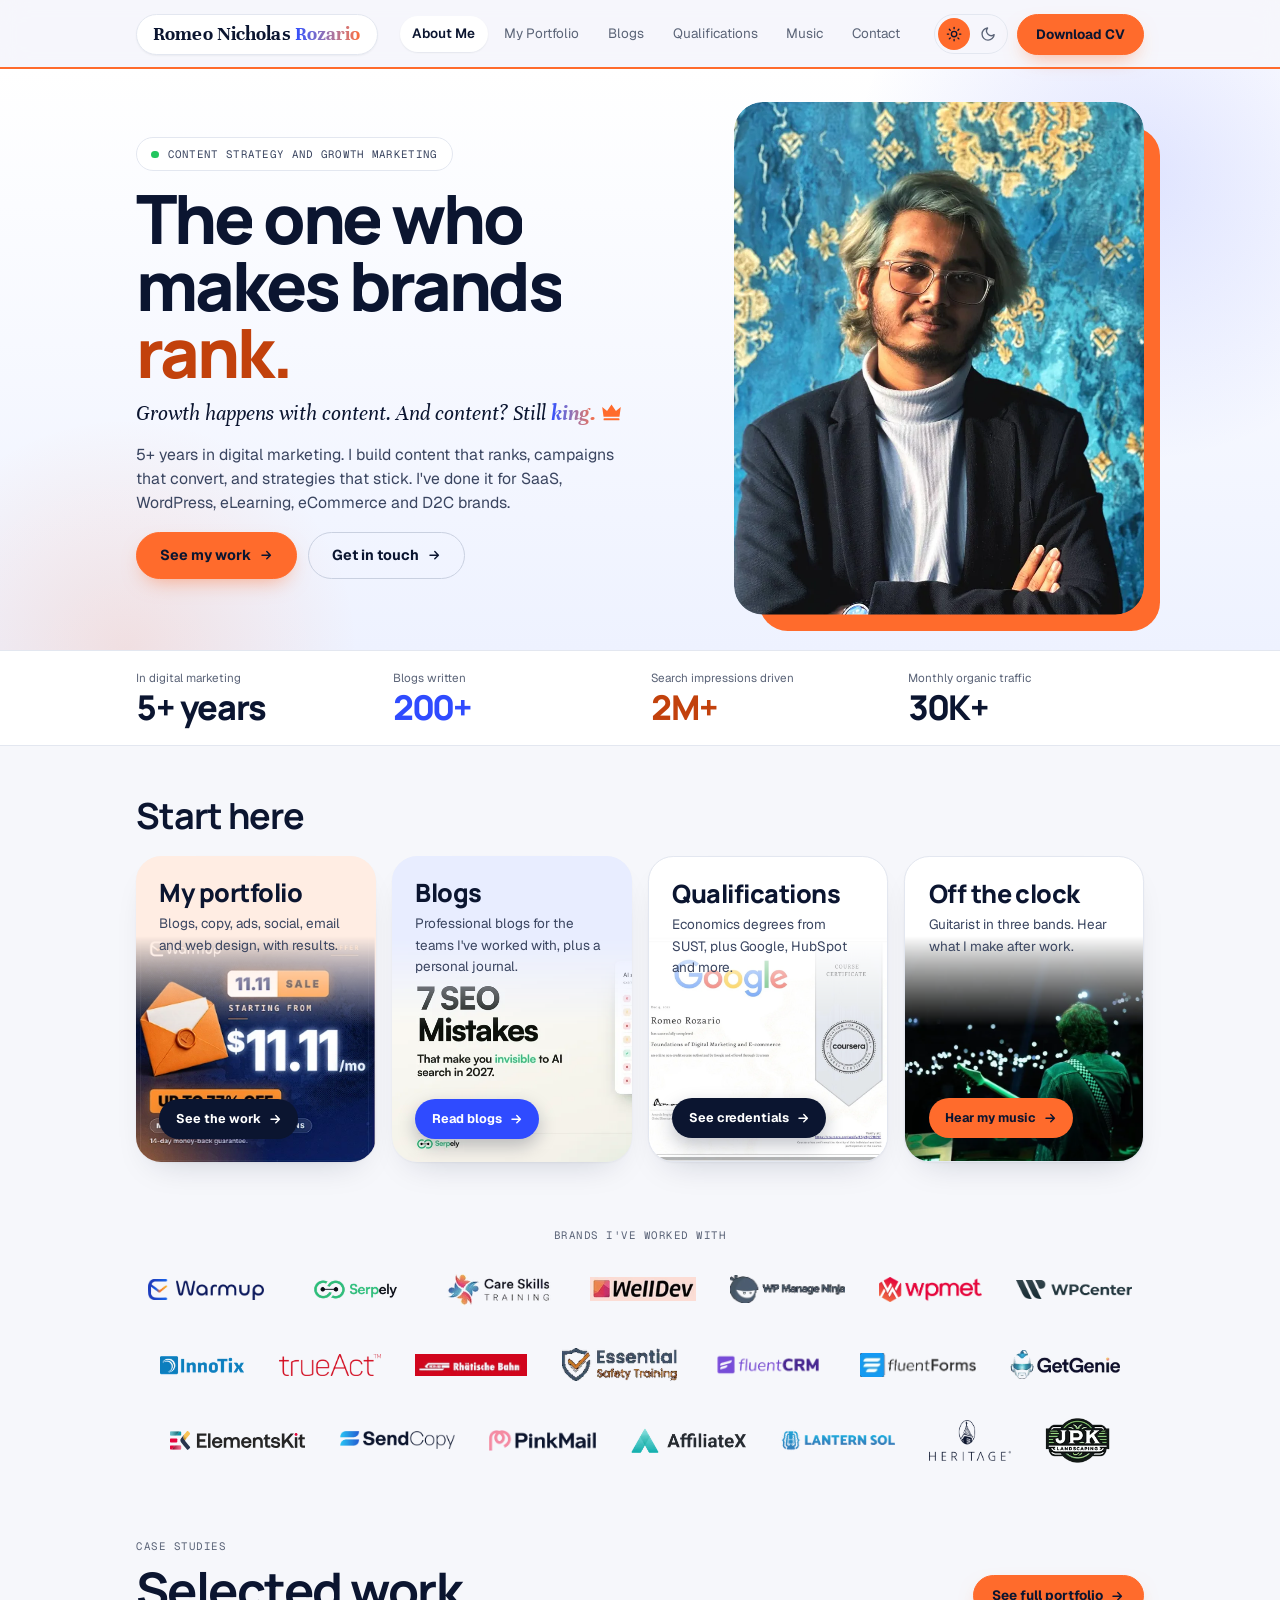
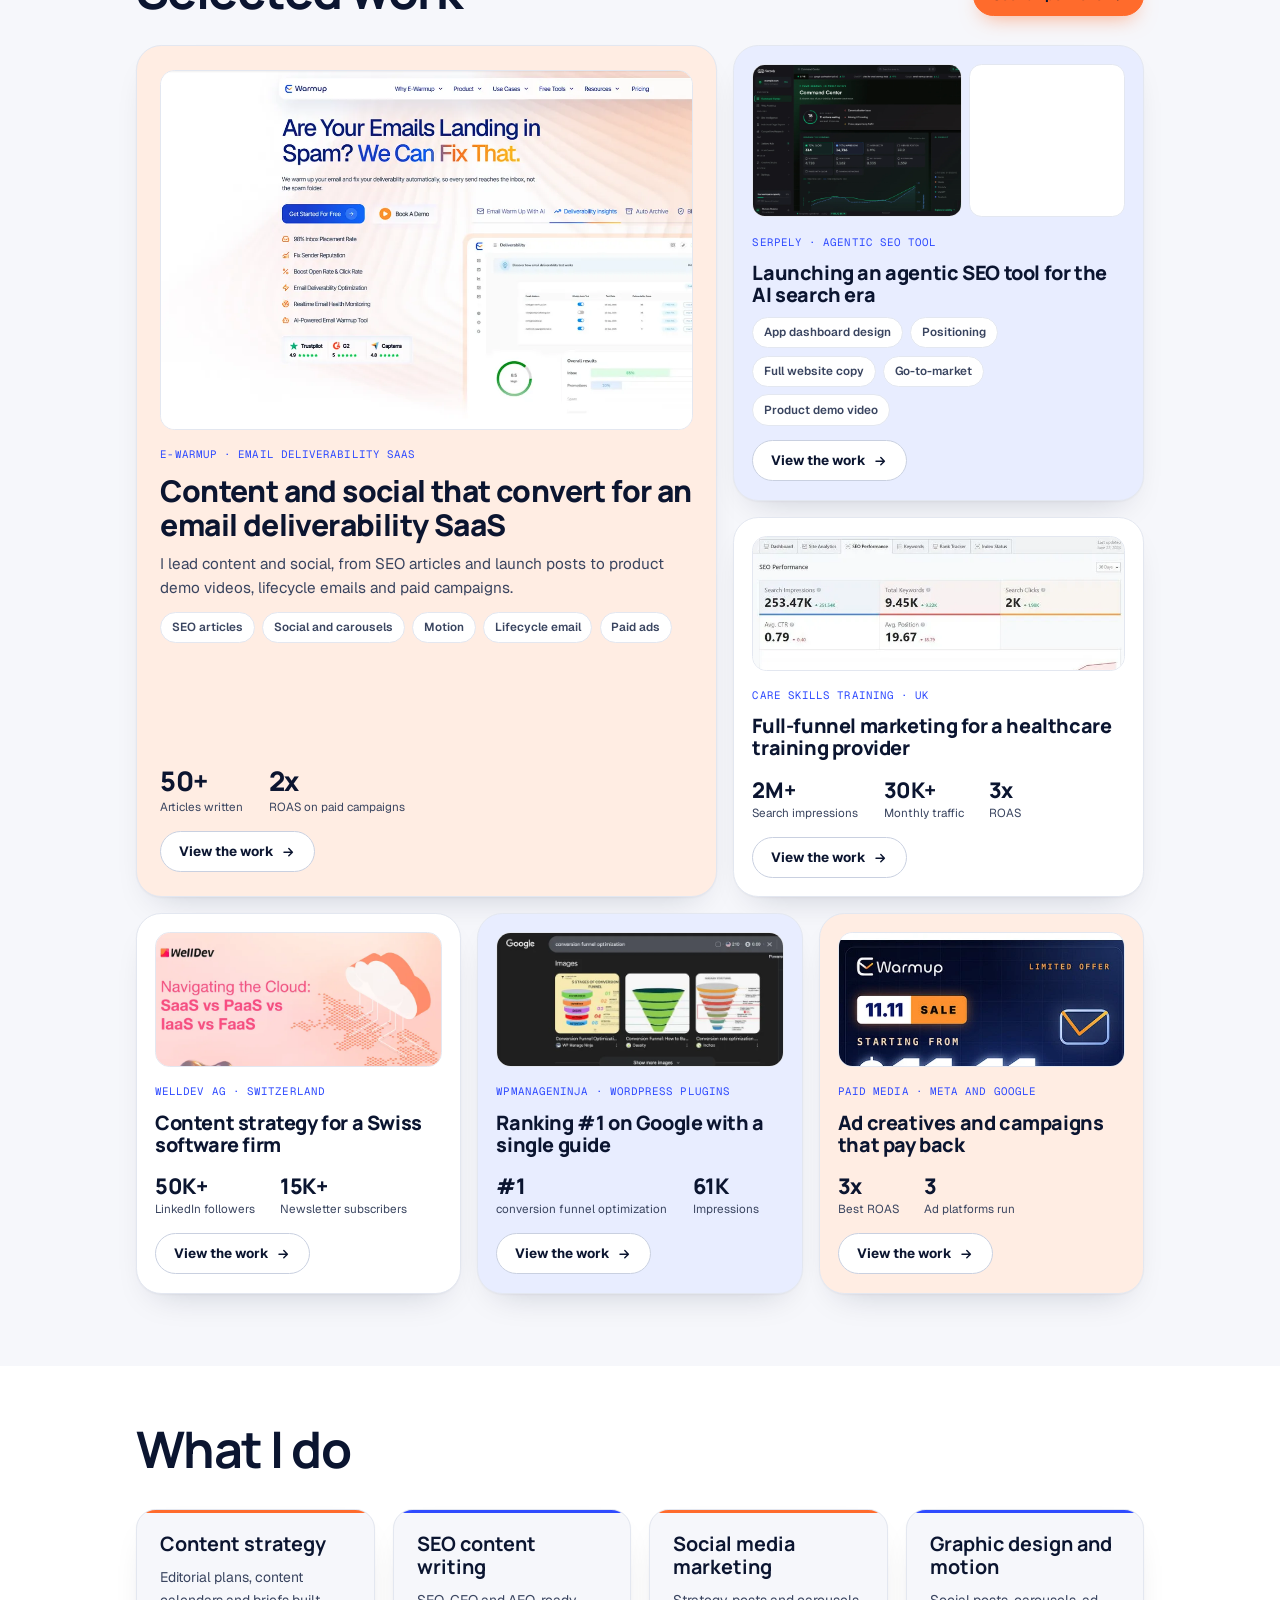
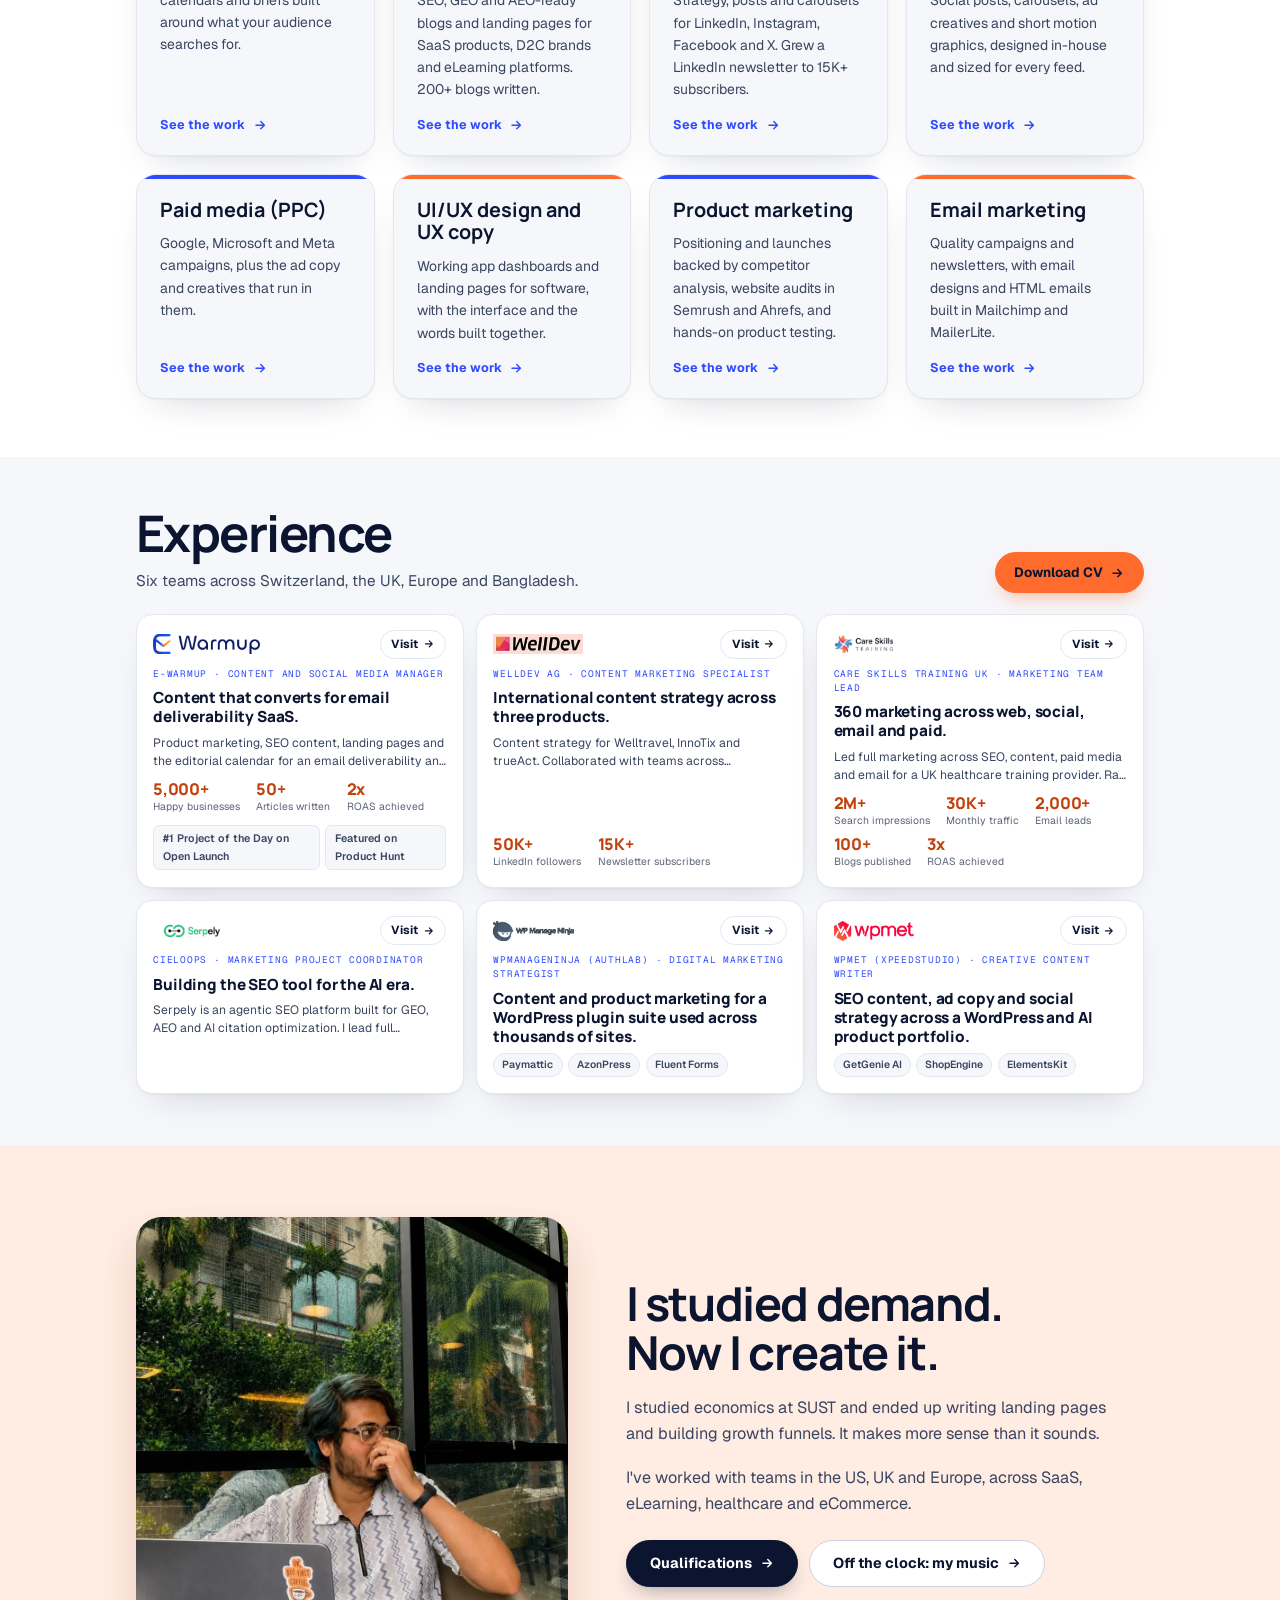
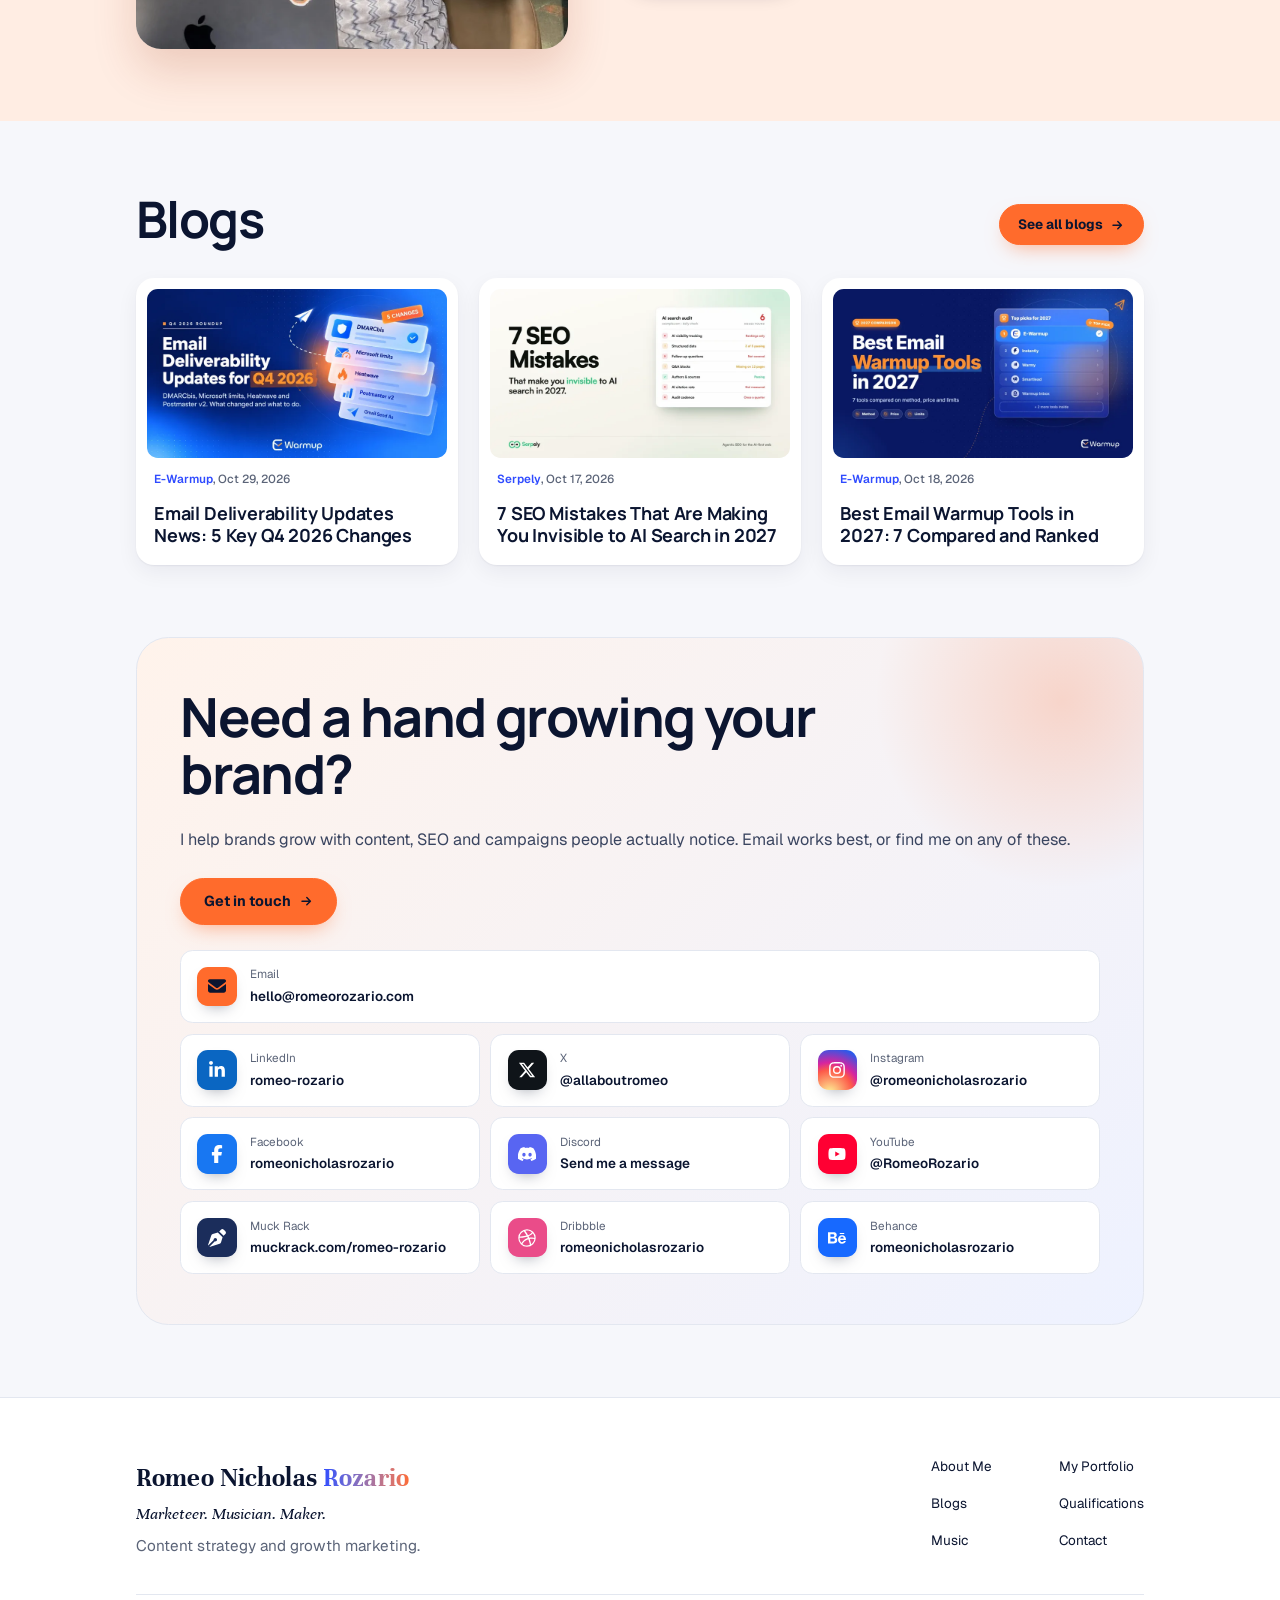
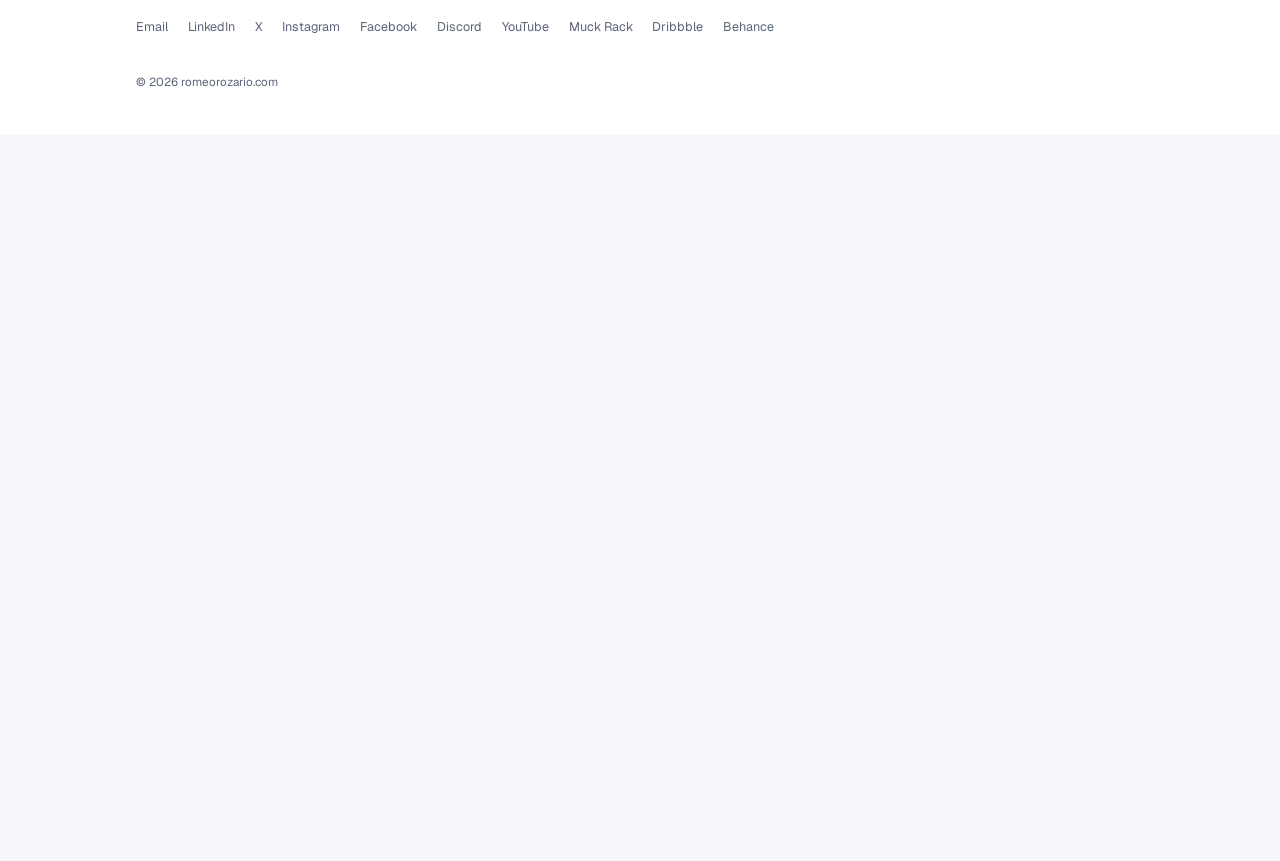
<file: index.html>
<!DOCTYPE html>
<html lang="en" data-theme="light">
<head>
<meta charset="UTF-8">
<meta name="viewport" content="width=device-width, initial-scale=1">
<script>
  /* Set theme and the js flag before first paint, so there is no flash. */
  (function () {
    var d = document.documentElement, t = null;
    d.classList.add("js");
    /* Light by default on every new visit; a dark choice lasts for this browser session only. */
    try { t = sessionStorage.getItem("theme"); } catch (e) {}
    if (t !== "dark") t = "light";
    d.setAttribute("data-theme", t);
  })();
</script>
<!-- Google tag (gtag.js) -->
<script async src="https://www.googletagmanager.com/gtag/js?id=G-9D5DWVD4LX"></script>
<script>
  window.dataLayer = window.dataLayer || [];
  function gtag(){dataLayer.push(arguments);}
  gtag('js', new Date());
  gtag('config', 'G-9D5DWVD4LX');
</script>
<title>Romeo Nicholas Rozario | Digital Marketing Specialist</title>
<meta name="description" content="Romeo Nicholas Rozario (Romeo Rozario) is a digital marketing specialist with 5+ years in content marketing, SEO, GEO and paid media for SaaS. Also a guitarist.">
<meta name="author" content="Romeo Nicholas Rozario">
<meta name="keywords" content="Romeo Nicholas Rozario, Romeo Rozario, digital marketing specialist, content marketing, digital marketing, marketing specialist, SEO, GEO, AEO, SaaS marketing, content strategy, guitarist, musician">
<meta name="robots" content="index, follow, max-image-preview:large">
<meta name="google-site-verification" content="MgLc2EPak2qLwboO3UE4iZnTQsgrsQIcB6ugvh7PEeg">
<meta name="theme-color" content="#F6F7FB">
<link rel="canonical" href="https://romeorozario.com/">
<link rel="icon" type="image/x-icon" href="/favicon.ico">
<link rel="icon" type="image/png" sizes="512x512" href="/apple-touch-icon.png">
<link rel="apple-touch-icon" sizes="512x512" href="/apple-touch-icon.png">
<meta property="og:type" content="website">
<meta property="og:url" content="https://romeorozario.com/">
<meta property="og:title" content="Romeo Nicholas Rozario | Digital Marketing Specialist">
<meta property="og:description" content="Romeo Nicholas Rozario (Romeo Rozario) is a digital marketing specialist with 5+ years in content marketing, SEO, GEO and paid media for SaaS. Also a guitarist.">
<meta property="og:image" content="https://romeorozario.com/images/site/hero-portrait.webp">
<meta property="og:site_name" content="Romeo Nicholas Rozario">
<meta name="twitter:card" content="summary_large_image">
<meta name="twitter:site" content="@allaboutromeo">
<meta name="twitter:title" content="Romeo Nicholas Rozario | Digital Marketing Specialist">
<meta name="twitter:description" content="Romeo Nicholas Rozario (Romeo Rozario) is a digital marketing specialist with 5+ years in content marketing, SEO, GEO and paid media for SaaS. Also a guitarist.">
<meta name="twitter:image" content="https://romeorozario.com/images/site/hero-portrait.webp">
<link rel="preconnect" href="https://fonts.googleapis.com">
<link rel="preconnect" href="https://fonts.gstatic.com" crossorigin>
<link rel="stylesheet" href="https://fonts.googleapis.com/css2?family=Manrope:wght@500;600;700;800&amp;family=Unna:ital,wght@0,700;1,400;1,700&amp;family=Geist:wght@400;500;600;700&amp;family=Geist+Mono:wght@400;500&amp;display=swap">
<link rel="stylesheet" href="/css/site.css?v=20261118zd">
<link rel="preload" as="image" href="/images/site/hero-portrait.webp" fetchpriority="high">
<script type="application/ld+json">{"@context": "https://schema.org", "@graph": [{"@type": "Person", "@id": "https://romeorozario.com/#person", "name": "Romeo Nicholas Rozario", "url": "https://romeorozario.com/", "image": "https://romeorozario.com/images/site/hero-portrait.webp", "jobTitle": ["Digital Marketing Specialist", "Marketing Project Coordinator", "Content and Social Media Manager"], "worksFor": [{"@type": "Organization", "name": "CieloOps", "url": "https://serpely.com"}, {"@type": "Organization", "name": "E-Warmup", "url": "https://e-warmup.com"}], "alumniOf": {"@type": "CollegeOrUniversity", "name": "Shahjalal University of Science and Technology"}, "description": "Romeo Nicholas Rozario (Romeo Rozario) is a digital marketing specialist with 5+ years in content marketing, SEO, GEO, AEO, paid media, social and email for SaaS and D2C brands, and a guitarist in DOPAMINE, Buffering and Eden's Garden.", "email": "mailto:hello@romeorozario.com", "sameAs": ["https://www.linkedin.com/in/romeo-rozario/", "https://x.com/allaboutromeo", "https://www.instagram.com/romeonicholasrozario", "https://www.facebook.com/romeonicholasrozario", "https://discord.com/users/473758414372077578", "https://www.youtube.com/@RomeoRozario", "https://muckrack.com/romeo-rozario/portfolio", "https://dribbble.com/romeonicholasrozario", "https://www.behance.net/romeonicholasrozario"], "knowsAbout": ["Digital Marketing", "Content Marketing", "Content Strategy", "SEO", "GEO", "AEO", "SaaS Marketing", "Paid Media", "Email Marketing", "Social Media Marketing", "UI/UX Copywriting", "Guitar", "Music Production"], "alternateName": ["Romeo Rozario", "Romeo N. Rozario"], "hasOccupation": [{"@type": "Occupation", "name": "Digital Marketing Specialist"}, {"@type": "Occupation", "name": "Guitarist and Musician"}]}, {"@type": "WebSite", "@id": "https://romeorozario.com/#website", "url": "https://romeorozario.com/", "name": "Romeo Nicholas Rozario", "publisher": {"@id": "https://romeorozario.com/#person"}}]}</script>
</head>
<body>
<a class="skip-link" href="#main">Skip to content</a>
<header class="site-header">
<div class="wrap header-row">
<a class="brand" href="/" aria-label="Romeo Nicholas Rozario, home"><span class="brand-name">Romeo <span class="mid">Nicholas </span><span class="grad">Rozario</span></span></a>
<nav class="nav-links" id="site-nav" aria-label="Primary">
<a href="/" aria-current="page">About Me</a>
<a href="/portfolio">My Portfolio</a>
<a href="/blog">Blogs</a>
<a href="/education">Qualifications</a>
<a href="/music">Music</a>
<a href="/#contact">Contact</a>
</nav>
<div class="header-actions">
<button type="button" class="theme-toggle" data-theme-toggle aria-label="Switch to dark mode" aria-pressed="false"><span class="t-sun"><svg width="18" height="18" viewBox="0 0 24 24" fill="none" stroke="currentColor" stroke-width="2" stroke-linecap="round" aria-hidden="true"><circle cx="12" cy="12" r="4"/><path d="M12 2v2M12 20v2M4.9 4.9l1.4 1.4M17.7 17.7l1.4 1.4M2 12h2M20 12h2M4.9 19.1l1.4-1.4M17.7 6.3l1.4-1.4"/></svg></span><span class="t-moon"><svg width="18" height="18" viewBox="0 0 24 24" fill="none" stroke="currentColor" stroke-width="2" stroke-linecap="round" stroke-linejoin="round" aria-hidden="true"><path d="M21 12.8A9 9 0 1 1 11.2 3a7 7 0 0 0 9.8 9.8z"/></svg></span></button>
<a class="btn btn--primary btn--sm" href="/Romeo%20Rozario%20CV%202026.pdf" download data-magnetic>Download CV</a>
<button type="button" class="menu-toggle" aria-controls="site-nav" aria-expanded="false" aria-label="Menu"><i></i></button>
</div>
</div>
<span class="progress" aria-hidden="true"></span>
</header>
<main id="main">

<section class="hero" aria-labelledby="hero-h">
<div class="glow glow--a" aria-hidden="true"></div>
<div class="glow glow--b" aria-hidden="true"></div>
<div class="wrap hero-grid">
<div class="hero-copy">
<p class="chip" data-enter style="--d: 0"><span class="dot" aria-hidden="true"></span>Content strategy and growth marketing</p>
<h1 id="hero-h" data-split>The one who makes brands <span class="accent" data-rotate="rank.|convert.|grow.|shine." data-rotate-every="820" data-rotate-start="2000">matter.</span></h1>
<p class="punch" data-enter style="--d: 440">Growth happens with content. And content? Still <span class="king">king.</span><span class="crown" aria-hidden="true"></span></p>
<p class="hero-sub" data-enter style="--d: 560">5+ years in digital marketing. I build content that ranks, campaigns that convert, and strategies that stick. I've done it for SaaS, WordPress, eLearning, eCommerce and D2C brands.</p>
<div class="hero-ctas" data-enter style="--d: 680"><a class="btn btn--primary" href="/portfolio" data-magnetic>See my work<svg width="16" height="16" viewBox="0 0 24 24" fill="none" stroke="currentColor" stroke-width="2.4" stroke-linecap="round" stroke-linejoin="round" aria-hidden="true"><path d="M5 12h14M13 6l6 6-6 6"/></svg></a><details class="dm-menu" data-dm="home-hero"><summary class="btn btn--outline">Get in touch<svg width="16" height="16" viewBox="0 0 24 24" fill="none" stroke="currentColor" stroke-width="2.4" stroke-linecap="round" stroke-linejoin="round" aria-hidden="true"><path d="M5 12h14M13 6l6 6-6 6"/></svg></summary><div class="dm-pop"><p class="dm-title">Let&#39;s talk</p><a href="mailto:hello@romeorozario.com" data-platform="email"><span class="ci" style="--b: var(--orange); --f: var(--ink)"><svg viewBox="0 0 512 512" aria-hidden="true" focusable="false"><path d="M48 64c-26.5 0-48 21.5-48 48 0 15.1 7.1 29.3 19.2 38.4l208 156c17.1 12.8 40.5 12.8 57.6 0l208-156c12.1-9.1 19.2-23.3 19.2-38.4 0-26.5-21.5-48-48-48L48 64zM0 196L0 384c0 35.3 28.7 64 64 64l384 0c35.3 0 64-28.7 64-64l0-188-198.4 148.8c-34.1 25.6-81.1 25.6-115.2 0L0 196z"/></svg></span><span class="ct"><b>Email me</b><span>hello@romeorozario.com</span></span></a><a href="https://www.linkedin.com/in/romeo-rozario/" target="_blank" rel="noopener" data-platform="linkedin"><span class="ci" style="--b: #0A66C2; --f: #FFFFFF"><svg viewBox="0 0 448 512" aria-hidden="true" focusable="false"><path d="M100.3 448l-92.9 0 0-299.1 92.9 0 0 299.1zM53.8 108.1C24.1 108.1 0 83.5 0 53.8 0 39.5 5.7 25.9 15.8 15.8s23.8-15.8 38-15.8 27.9 5.7 38 15.8 15.8 23.8 15.8 38c0 29.7-24.1 54.3-53.8 54.3zM447.9 448l-92.7 0 0-145.6c0-34.7-.7-79.2-48.3-79.2-48.3 0-55.7 37.7-55.7 76.7l0 148.1-92.8 0 0-299.1 89.1 0 0 40.8 1.3 0c12.4-23.5 42.7-48.3 87.9-48.3 94 0 111.3 61.9 111.3 142.3l0 164.3-.1 0z"/></svg></span><span class="ct"><b>Connect on LinkedIn</b><span>romeo-rozario</span></span></a><a href="https://x.com/allaboutromeo" target="_blank" rel="noopener" data-platform="x"><span class="ci" style="--b: #0F1419; --f: #FFFFFF"><svg viewBox="0 0 448 512" aria-hidden="true" focusable="false"><path d="M357.2 48L427.8 48 273.6 224.2 455 464 313 464 201.7 318.6 74.5 464 3.8 464 168.7 275.5-5.2 48 140.4 48 240.9 180.9 357.2 48zM332.4 421.8l39.1 0-252.4-333.8-42 0 255.3 333.8z"/></svg></span><span class="ct"><b>Follow on X</b><span>@allaboutromeo</span></span></a></div></details></div>
</div>
<div class="hero-photo" data-enter style="--d: 200">
<img src="/images/site/hero-portrait.webp" alt="Romeo Rozario in a dark blazer and white turtleneck, arms crossed, in front of a blue and gold wall" width="1000" height="1000" fetchpriority="high" decoding="async">
</div>
</div>
</section>

<section class="stats" aria-label="Highlights">
<dl class="wrap" data-stagger>
<div data-reveal><dt>In digital marketing</dt><dd class="" data-count="5" data-suffix="+ years">5+ years</dd></div>
<div data-reveal><dt>Blogs written</dt><dd class="c-link" data-count="200" data-suffix="+">200+</dd></div>
<div data-reveal><dt>Search impressions driven</dt><dd class="c-orange" data-count="2" data-suffix="M+">2M+</dd></div>
<div data-reveal><dt>Monthly organic traffic</dt><dd class="" data-count="30" data-suffix="K+">30K+</dd></div>
</dl>
</section>

<section class="start" aria-labelledby="start-h">
<div class="wrap">
<h2 class="h2" id="start-h" data-reveal>Start here</h2>
<div class="start-grid" data-stagger>
<a class="start-card start-card--peach" href="/portfolio" data-reveal><img src="/images/ad-creatives/ewarmup-1111-sale-instagram-feed-ad.webp" width="318" height="538" alt="" loading="lazy" decoding="async" style="object-position: center 30%"><span class="t"><b>My portfolio</b><span>Blogs, copy, ads, social, email and web design, with results.</span></span><span class="pill pill--ink">See the work<svg width="16" height="16" viewBox="0 0 24 24" fill="none" stroke="currentColor" stroke-width="2.4" stroke-linecap="round" stroke-linejoin="round" aria-hidden="true"><path d="M5 12h14M13 6l6 6-6 6"/></svg></span></a>
<a class="start-card start-card--sky" href="/blog" data-reveal><img src="/images/blog-covers/serpely-seo-mistakes-ai-search.webp" width="800" height="450" alt="" loading="lazy" decoding="async" style="object-position: left center"><span class="t"><b>Blogs</b><span>Professional blogs for the teams I've worked with, plus a personal journal.</span></span><span class="pill pill--cobalt">Read blogs<svg width="16" height="16" viewBox="0 0 24 24" fill="none" stroke="currentColor" stroke-width="2.4" stroke-linecap="round" stroke-linejoin="round" aria-hidden="true"><path d="M5 12h14M13 6l6 6-6 6"/></svg></span></a>
<a class="start-card start-card--plain" href="/education" data-reveal><img src="/images/site/google-certificate.webp" width="1000" height="772" alt="" loading="lazy" decoding="async" style="object-position: center top"><span class="t"><b>Qualifications</b><span>Economics degrees from SUST, plus Google, HubSpot and more.</span></span><span class="pill pill--ink">See credentials<svg width="16" height="16" viewBox="0 0 24 24" fill="none" stroke="currentColor" stroke-width="2.4" stroke-linecap="round" stroke-linejoin="round" aria-hidden="true"><path d="M5 12h14M13 6l6 6-6 6"/></svg></span></a>
<a class="start-card start-card--plain" href="/music" data-reveal><img src="/images/site/on-stage.webp" width="850" height="567" alt="" loading="lazy" decoding="async" style="object-position: center 35%"><span class="t"><b>Off the clock</b><span>Guitarist in three bands. Hear what I make after work.</span></span><span class="pill pill--orange">Hear my music<svg width="16" height="16" viewBox="0 0 24 24" fill="none" stroke="currentColor" stroke-width="2.4" stroke-linecap="round" stroke-linejoin="round" aria-hidden="true"><path d="M5 12h14M13 6l6 6-6 6"/></svg></span></a>
</div>
</div>
</section>

<section class="brands" aria-labelledby="brands-h">
<div class="wrap">
<p class="eyebrow" id="brands-h" data-reveal="fade">Brands I've worked with</p>
<div class="logo-wall"><ul class="logo-row" data-stagger><li data-reveal="fade"><img src="/images/brand-logos/ewarmup.webp" width="600" height="111" alt="E-Warmup" loading="lazy" decoding="async" style="--h: 26px"></li><li data-reveal="fade"><img src="/images/brand-logos/serpely.webp" width="197" height="50" alt="Serpely" loading="lazy" decoding="async" style="--h: 36px"></li><li data-reveal="fade"><img src="/images/brand-logos/careskills.webp" width="159" height="50" alt="Care Skills Training" loading="lazy" decoding="async" style="--h: 38px"></li><li data-reveal="fade"><img src="/images/brand-logos/welldev.webp" width="163" height="36" alt="WellDev" loading="lazy" decoding="async" style="--h: 26px"></li><li data-reveal="fade"><img src="/images/brand-logos/wpmn.webp" width="243" height="60" alt="WP Manage Ninja" loading="lazy" decoding="async" style="--h: 34px"></li><li data-reveal="fade"><img src="/images/brand-logos/wpmet.webp" width="490" height="120" alt="WPMet" loading="lazy" decoding="async" style="--h: 28px"></li><li data-reveal="fade"><img src="/images/brand-logos/wpcenter.webp" width="600" height="98" alt="WPCenter" loading="lazy" decoding="async" style="--h: 24px"></li></ul><ul class="logo-row" data-stagger><li data-reveal="fade"><img src="/images/brand-logos/innotix.webp" width="146" height="50" alt="InnoTix" loading="lazy" decoding="async" style="--h: 32px"></li><li data-reveal="fade"><img src="/images/brand-logos/trueact.webp" width="600" height="127" alt="trueAct" loading="lazy" decoding="async" style="--h: 24px"></li><li data-reveal="fade"><img src="/images/brand-logos/rhb.webp" width="261" height="50" alt="Rhätische Bahn" loading="lazy" decoding="async" style="--h: 24px"></li><li data-reveal="fade"><img src="/images/brand-logos/essential.webp" width="175" height="50" alt="Essential Safety Training" loading="lazy" decoding="async" style="--h: 38px"></li><li data-reveal="fade"><img src="/images/brand-logos/fluentcrm.webp" width="253" height="50" alt="fluentCRM" loading="lazy" decoding="async" style="--h: 28px"></li><li data-reveal="fade"><img src="/images/brand-logos/fluentforms.webp" width="239" height="50" alt="Fluent Forms" loading="lazy" decoding="async" style="--h: 28px"></li><li data-reveal="fade"><img src="/images/brand-logos/getgenie.webp" width="187" height="49" alt="GetGenie" loading="lazy" decoding="async" style="--h: 32px"></li></ul><ul class="logo-row" data-stagger><li data-reveal="fade"><img src="/images/brand-logos/elementskit.svg" width="336" height="47" alt="ElementsKit" loading="lazy" decoding="async" style="--h: 21px; --mw: 150px"></li><li data-reveal="fade"><img src="/images/brand-logos/sendcopy.webp" width="600" height="95" alt="SendCopy" loading="lazy" decoding="async" style="--h: 22px"></li><li data-reveal="fade"><img src="/images/brand-logos/pink-mail-navy.png" width="249" height="50" alt="Pink Mail" loading="lazy" decoding="async" style="--h: 24px"></li><li data-reveal="fade"><img src="/images/brand-logos/affiliatex.webp" width="226" height="48" alt="AffiliateX" loading="lazy" decoding="async" style="--h: 28px"></li><li data-reveal="fade"><img src="/images/brand-logos/lantern-sol.webp" width="600" height="113" alt="Lantern Sol" loading="lazy" decoding="async" style="--h: 28px"></li><li data-reveal="fade"><img src="/images/brand-logos/heritage.webp" width="237" height="120" alt="Heritage" loading="lazy" decoding="async" style="--h: 46px"></li><li data-reveal="fade"><img src="/images/brand-logos/jpk-landscaping.png" width="110" height="77" alt="JPK Landscaping" loading="lazy" decoding="async" style="--h: 50px"></li></ul></div>
</div>
</section>

<section class="work" id="work" aria-labelledby="work-h">
<div class="wrap">
<div class="section-head" data-reveal>
<div><p class="eyebrow" aria-hidden="true">Case studies</p><h2 class="h2" id="work-h">Selected work</h2></div>
<a class="btn btn--primary btn--sm" href="/portfolio" data-magnetic>See full portfolio<svg width="16" height="16" viewBox="0 0 24 24" fill="none" stroke="currentColor" stroke-width="2.4" stroke-linecap="round" stroke-linejoin="round" aria-hidden="true"><path d="M5 12h14M13 6l6 6-6 6"/></svg></a>
</div>
<div class="work-grid" data-stagger>
<article class="work-card span-7 work-card--peach" data-reveal><div class="shot" style="height: 400px"><img src="/images/site/ewarmup-landing-page.webp" width="1400" height="709" alt="e-warmup.com landing page: Are your emails landing in spam? We can fix that." loading="lazy" decoding="async" data-zoom style="object-position: left top"></div><p class="label">E-Warmup · Email deliverability SaaS</p><h3>Content and social that convert for an email deliverability SaaS</h3><p class="desc">I lead content and social, from SEO articles and launch posts to product demo videos, lifecycle emails and paid campaigns.</p><div class="chips"><span>SEO articles</span><span>Social and carousels</span><span>Motion</span><span>Lifecycle email</span><span>Paid ads</span></div><div class="wstats"><div><b>50+</b><span>Articles written</span></div><div><b>2x</b><span>ROAS on paid campaigns</span></div></div><div class="more"><a class="btn btn--ghost btn--sm" href="/portfolio">View the work<svg width="16" height="16" viewBox="0 0 24 24" fill="none" stroke="currentColor" stroke-width="2.4" stroke-linecap="round" stroke-linejoin="round" aria-hidden="true"><path d="M5 12h14M13 6l6 6-6 6"/></svg></a></div></article>
<article class="work-card span-5 work-card--sky" data-reveal><div class="shot-pair" style="height: 170px"><div class="shot"><img src="/images/ui-ux/serpely-dashboard-dark.webp" width="1600" height="910" alt="Serpely app dashboard: Command Center with site health, organic performance and AI visibility" loading="lazy" decoding="async" data-zoom></div><div class="shot"><img src="/images/site/serpely-homepage.webp" width="1400" height="788" alt="serpely.com homepage: Agentic SEO, built for the AI-first web" loading="lazy" decoding="async" data-zoom></div></div><p class="label">Serpely · Agentic SEO tool</p><h3>Launching an agentic SEO tool for the AI search era</h3><div class="chips"><span>App dashboard design</span><span>Positioning</span><span>Full website copy</span><span>Go-to-market</span><span>Product demo video</span></div><div class="more"><a class="btn btn--ghost btn--sm" href="/portfolio#lp-web">View the work<svg width="16" height="16" viewBox="0 0 24 24" fill="none" stroke="currentColor" stroke-width="2.4" stroke-linecap="round" stroke-linejoin="round" aria-hidden="true"><path d="M5 12h14M13 6l6 6-6 6"/></svg></a></div></article>
<article class="work-card span-5 work-card--surf" data-reveal><div class="shot" style="height: 150px"><img src="/images/site/care-skills-search-console.webp" width="700" height="370" alt="Search Console performance for Care Skills Training: 253K impressions" loading="lazy" decoding="async" data-zoom style="object-position: left top"></div><p class="label">Care Skills Training · UK</p><h3>Full-funnel marketing for a healthcare training provider</h3><div class="wstats"><div><b>2M+</b><span>Search impressions</span></div><div><b>30K+</b><span>Monthly traffic</span></div><div><b>3x</b><span>ROAS</span></div></div><div class="more"><a class="btn btn--ghost btn--sm" href="/portfolio#seo">View the work<svg width="16" height="16" viewBox="0 0 24 24" fill="none" stroke="currentColor" stroke-width="2.4" stroke-linecap="round" stroke-linejoin="round" aria-hidden="true"><path d="M5 12h14M13 6l6 6-6 6"/></svg></a></div></article>
<article class="work-card span-4 work-card--surf" data-reveal><div class="shot" style="height: 150px"><img src="/images/blog-covers/welldev-saas-paas-iaas-faas.webp" width="800" height="450" alt="WellDev blog cover: Navigating the Cloud, SaaS vs PaaS vs IaaS vs FaaS" loading="lazy" decoding="async" data-zoom style="object-position: left top"></div><p class="label">WellDev AG · Switzerland</p><h3>Content strategy for a Swiss software firm</h3><div class="wstats"><div><b>50K+</b><span>LinkedIn followers</span></div><div><b>15K+</b><span>Newsletter subscribers</span></div></div><div class="more"><a class="btn btn--ghost btn--sm" href="/portfolio#blogs">View the work<svg width="16" height="16" viewBox="0 0 24 24" fill="none" stroke="currentColor" stroke-width="2.4" stroke-linecap="round" stroke-linejoin="round" aria-hidden="true"><path d="M5 12h14M13 6l6 6-6 6"/></svg></a></div></article>
<article class="work-card span-4 work-card--sky" data-reveal><div class="shot" style="height: 150px"><img src="/images/site/wpmanageninja-google-rank-1.webp" width="700" height="520" alt="Google results: WPManageNinja ranked #1 for conversion funnel optimization" loading="lazy" decoding="async" data-zoom style="object-position: left top"></div><p class="label">WPManageNinja · WordPress plugins</p><h3>Ranking #1 on Google with a single guide</h3><div class="wstats"><div><b>#1</b><span>conversion funnel optimization</span></div><div><b>61K</b><span>Impressions</span></div></div><div class="more"><a class="btn btn--ghost btn--sm" href="/portfolio#blogs">View the work<svg width="16" height="16" viewBox="0 0 24 24" fill="none" stroke="currentColor" stroke-width="2.4" stroke-linecap="round" stroke-linejoin="round" aria-hidden="true"><path d="M5 12h14M13 6l6 6-6 6"/></svg></a></div></article>
<article class="work-card span-4 work-card--peach" data-reveal><div class="shot" style="height: 150px"><img src="/images/ad-creatives/ewarmup-1111-sale-facebook-feed-ad.webp" width="490" height="733" alt="Facebook feed ad for the E-Warmup 11.11 Sale" loading="lazy" decoding="async" data-zoom style="object-position: center 30%"></div><p class="label">Paid media · Meta and Google</p><h3>Ad creatives and campaigns that pay back</h3><div class="wstats"><div><b>3x</b><span>Best ROAS</span></div><div><b>3</b><span>Ad platforms run</span></div></div><div class="more"><a class="btn btn--ghost btn--sm" href="/portfolio#ads">View the work<svg width="16" height="16" viewBox="0 0 24 24" fill="none" stroke="currentColor" stroke-width="2.4" stroke-linecap="round" stroke-linejoin="round" aria-hidden="true"><path d="M5 12h14M13 6l6 6-6 6"/></svg></a></div></article>
</div>
</div>
</section>

<section class="services" aria-labelledby="services-h">
<div class="wrap">
<h2 class="h2" id="services-h" data-reveal>What I do</h2>
<div class="svc-grid" data-stagger>
<a class="svc" href="/portfolio#seo" style="--c: var(--orange)" data-reveal><h3>Content strategy</h3><p>Editorial plans, content calendars and briefs built around what your audience searches for.</p><span class="go">See the work <svg width="16" height="16" viewBox="0 0 24 24" fill="none" stroke="currentColor" stroke-width="2.4" stroke-linecap="round" stroke-linejoin="round" aria-hidden="true"><path d="M5 12h14M13 6l6 6-6 6"/></svg></span></a><a class="svc" href="/portfolio#blogs" style="--c: var(--cobalt)" data-reveal><h3>SEO content writing</h3><p>SEO, GEO and AEO-ready blogs and landing pages for SaaS products, D2C brands and eLearning platforms. 200+ blogs written.</p><span class="go">See the work <svg width="16" height="16" viewBox="0 0 24 24" fill="none" stroke="currentColor" stroke-width="2.4" stroke-linecap="round" stroke-linejoin="round" aria-hidden="true"><path d="M5 12h14M13 6l6 6-6 6"/></svg></span></a><a class="svc" href="/portfolio#social" style="--c: var(--orange)" data-reveal><h3>Social media marketing</h3><p>Strategy, posts and carousels for LinkedIn, Instagram, Facebook and X. Grew a LinkedIn newsletter to 15K+ subscribers.</p><span class="go">See the work <svg width="16" height="16" viewBox="0 0 24 24" fill="none" stroke="currentColor" stroke-width="2.4" stroke-linecap="round" stroke-linejoin="round" aria-hidden="true"><path d="M5 12h14M13 6l6 6-6 6"/></svg></span></a><a class="svc" href="/portfolio#social" style="--c: var(--cobalt)" data-reveal><h3>Graphic design and motion</h3><p>Social posts, carousels, ad creatives and short motion graphics, designed in-house and sized for every feed.</p><span class="go">See the work <svg width="16" height="16" viewBox="0 0 24 24" fill="none" stroke="currentColor" stroke-width="2.4" stroke-linecap="round" stroke-linejoin="round" aria-hidden="true"><path d="M5 12h14M13 6l6 6-6 6"/></svg></span></a><a class="svc" href="/portfolio#ads" style="--c: var(--cobalt)" data-reveal><h3>Paid media (PPC)</h3><p>Google, Microsoft and Meta campaigns, plus the ad copy and creatives that run in them.</p><span class="go">See the work <svg width="16" height="16" viewBox="0 0 24 24" fill="none" stroke="currentColor" stroke-width="2.4" stroke-linecap="round" stroke-linejoin="round" aria-hidden="true"><path d="M5 12h14M13 6l6 6-6 6"/></svg></span></a><a class="svc" href="/portfolio#lp-web" style="--c: var(--orange)" data-reveal><h3>UI/UX design and UX copy</h3><p>Working app dashboards and landing pages for software, with the interface and the words built together.</p><span class="go">See the work <svg width="16" height="16" viewBox="0 0 24 24" fill="none" stroke="currentColor" stroke-width="2.4" stroke-linecap="round" stroke-linejoin="round" aria-hidden="true"><path d="M5 12h14M13 6l6 6-6 6"/></svg></span></a><a class="svc" href="/portfolio#lp-web" style="--c: var(--cobalt)" data-reveal><h3>Product marketing</h3><p>Positioning and launches backed by competitor analysis, website audits in Semrush and Ahrefs, and hands-on product testing.</p><span class="go">See the work <svg width="16" height="16" viewBox="0 0 24 24" fill="none" stroke="currentColor" stroke-width="2.4" stroke-linecap="round" stroke-linejoin="round" aria-hidden="true"><path d="M5 12h14M13 6l6 6-6 6"/></svg></span></a><a class="svc" href="/portfolio#email" style="--c: var(--orange)" data-reveal><h3>Email marketing</h3><p>Quality campaigns and newsletters, with email designs and HTML emails built in Mailchimp and MailerLite.</p><span class="go">See the work <svg width="16" height="16" viewBox="0 0 24 24" fill="none" stroke="currentColor" stroke-width="2.4" stroke-linecap="round" stroke-linejoin="round" aria-hidden="true"><path d="M5 12h14M13 6l6 6-6 6"/></svg></span></a>
</div>
</div>
</section>

<section class="exp" aria-labelledby="exp-h">
<div class="wrap">
<div class="section-head" data-reveal>
<div><h2 class="h2" id="exp-h">Experience</h2><p class="lede">Six teams across Switzerland, the UK, Europe and Bangladesh.</p></div>
<a class="btn btn--primary btn--sm" href="/Romeo%20Rozario%20CV%202026.pdf" download data-magnetic>Download CV<svg width="16" height="16" viewBox="0 0 24 24" fill="none" stroke="currentColor" stroke-width="2.4" stroke-linecap="round" stroke-linejoin="round" aria-hidden="true"><path d="M5 12h14M13 6l6 6-6 6"/></svg></a>
</div>
<ol class="exp-grid" data-stagger>
<li class="exp-card" data-reveal><div class="exp-top"><div class="plate"><img src="/images/brand-logos/ewarmup.webp" width="600" height="111" alt="E-Warmup logo" loading="lazy" decoding="async"></div><a class="visit" href="https://e-warmup.com" target="_blank" rel="noopener" aria-label="Visit E-Warmup website">Visit<svg width="16" height="16" viewBox="0 0 24 24" fill="none" stroke="currentColor" stroke-width="2.4" stroke-linecap="round" stroke-linejoin="round" aria-hidden="true"><path d="M5 12h14M13 6l6 6-6 6"/></svg></a></div><p class="role">E-Warmup · Content and Social Media Manager</p><h3>Content that converts for email deliverability SaaS.</h3><p class="desc">Product marketing, SEO content, landing pages and the editorial calendar for an email deliverability and warmup platform. Feb 2026 to present.</p><div class="estats"><div><b>5,000+</b><span>Happy businesses</span></div><div><b>50+</b><span>Articles written</span></div><div><b>2x</b><span>ROAS achieved</span></div></div><div class="launch-badges" aria-label="Launch recognition"><a class="lbadge" href="https://open-launch.com/projects/e-warmup" target="_blank" rel="noopener"><img src="https://open-launch.com/images/badges/top1-light.svg" alt="E-Warmup: #1 Project of the Day on Open Launch" width="195" height="54" loading="lazy" decoding="async"></a><a class="lbadge" href="https://www.producthunt.com/products/e-warmup" target="_blank" rel="noopener"><img src="https://api.producthunt.com/widgets/embed-image/v1/featured.svg?post_id=1231997&amp;theme=light" alt="E-Warmup: Featured on Product Hunt" width="250" height="54" loading="lazy" decoding="async"></a></div></li><li class="exp-card" data-reveal><div class="exp-top"><div class="plate"><img src="/images/brand-logos/welldev.webp" width="163" height="36" alt="WellDev logo" loading="lazy" decoding="async"></div><a class="visit" href="https://welldev.io" target="_blank" rel="noopener" aria-label="Visit WellDev website">Visit<svg width="16" height="16" viewBox="0 0 24 24" fill="none" stroke="currentColor" stroke-width="2.4" stroke-linecap="round" stroke-linejoin="round" aria-hidden="true"><path d="M5 12h14M13 6l6 6-6 6"/></svg></a></div><p class="role">WellDev AG · Content Marketing Specialist</p><h3>International content strategy across three products.</h3><p class="desc">Content strategy for Welltravel, InnoTix and trueAct. Collaborated with teams across Switzerland, Austria, Germany and North America.</p><div class="estats"><div><b>50K+</b><span>LinkedIn followers</span></div><div><b>15K+</b><span>Newsletter subscribers</span></div></div></li><li class="exp-card" data-reveal><div class="exp-top"><div class="plate"><img src="/images/brand-logos/careskills.webp" width="159" height="50" alt="Care Skills Training logo" loading="lazy" decoding="async"></div><a class="visit" href="https://careskillstraining.org" target="_blank" rel="noopener" aria-label="Visit Care Skills Training website">Visit<svg width="16" height="16" viewBox="0 0 24 24" fill="none" stroke="currentColor" stroke-width="2.4" stroke-linecap="round" stroke-linejoin="round" aria-hidden="true"><path d="M5 12h14M13 6l6 6-6 6"/></svg></a></div><p class="role">Care Skills Training UK · Marketing Team Lead</p><h3>360 marketing across web, social, email and paid.</h3><p class="desc">Led full marketing across SEO, content, paid media and email for a UK healthcare training provider. Ran Google, Microsoft and Meta campaigns.</p><div class="estats"><div><b>2M+</b><span>Search impressions</span></div><div><b>30K+</b><span>Monthly traffic</span></div><div><b>2,000+</b><span>Email leads</span></div><div><b>100+</b><span>Blogs published</span></div><div><b>3x</b><span>ROAS achieved</span></div></div></li><li class="exp-card" data-reveal><div class="exp-top"><div class="plate"><img src="/images/brand-logos/serpely.webp" width="197" height="50" alt="Serpely logo" loading="lazy" decoding="async"></div><a class="visit" href="https://serpely.com" target="_blank" rel="noopener" aria-label="Visit Serpely website">Visit<svg width="16" height="16" viewBox="0 0 24 24" fill="none" stroke="currentColor" stroke-width="2.4" stroke-linecap="round" stroke-linejoin="round" aria-hidden="true"><path d="M5 12h14M13 6l6 6-6 6"/></svg></a></div><p class="role">CieloOps · Marketing Project Coordinator</p><h3>Building the SEO tool for the AI era.</h3><p class="desc">Serpely is an agentic SEO platform built for GEO, AEO and AI citation optimization. I lead full marketing: positioning, content, product storytelling and growth strategy.</p></li><li class="exp-card" data-reveal><div class="exp-top"><div class="plate"><img src="/images/brand-logos/wpmn.webp" width="243" height="60" alt="WP Manage Ninja logo" loading="lazy" decoding="async"></div><a class="visit" href="https://wpmanageninja.com" target="_blank" rel="noopener" aria-label="Visit WP Manage Ninja website">Visit<svg width="16" height="16" viewBox="0 0 24 24" fill="none" stroke="currentColor" stroke-width="2.4" stroke-linecap="round" stroke-linejoin="round" aria-hidden="true"><path d="M5 12h14M13 6l6 6-6 6"/></svg></a></div><p class="role">WPManageNinja (AuthLab) · Digital Marketing Strategist</p><h3>Content and product marketing for a WordPress plugin suite used across thousands of sites.</h3><div class="chips"><span>Paymattic</span><span>AzonPress</span><span>Fluent Forms</span></div></li><li class="exp-card" data-reveal><div class="exp-top"><div class="plate"><img src="/images/brand-logos/wpmet.webp" width="490" height="120" alt="WPMet logo" loading="lazy" decoding="async"></div><a class="visit" href="https://wpmet.com" target="_blank" rel="noopener" aria-label="Visit WPMet website">Visit<svg width="16" height="16" viewBox="0 0 24 24" fill="none" stroke="currentColor" stroke-width="2.4" stroke-linecap="round" stroke-linejoin="round" aria-hidden="true"><path d="M5 12h14M13 6l6 6-6 6"/></svg></a></div><p class="role">WPMet (XpeedStudio) · Creative Content Writer</p><h3>SEO content, ad copy and social strategy across a WordPress and AI product portfolio.</h3><div class="chips"><span>GetGenie AI</span><span>ShopEngine</span><span>ElementsKit</span></div></li>
</ol>
</div>
</section>

<section class="about" id="about" aria-labelledby="about-h">
<div class="wrap">
<div class="about-photo" data-reveal="scale"><img src="/images/site/about-cafe.webp" alt="Romeo working on a laptop at a cafe" loading="lazy" decoding="async" width="960" height="960"></div>
<div class="about-copy" data-stagger>
<h2 class="h2" id="about-h" data-reveal>I studied demand.<br> Now I create it.</h2>
<p data-reveal>I studied economics at SUST and ended up writing landing pages and building growth funnels. It makes more sense than it sounds.</p>
<p data-reveal>I've worked with teams in the US, UK and Europe, across SaaS, eLearning, healthcare and eCommerce.</p>
<div class="ctas" data-reveal><a class="btn btn--ink" href="/education" data-magnetic>Qualifications<svg width="16" height="16" viewBox="0 0 24 24" fill="none" stroke="currentColor" stroke-width="2.4" stroke-linecap="round" stroke-linejoin="round" aria-hidden="true"><path d="M5 12h14M13 6l6 6-6 6"/></svg></a><a class="btn btn--ghost" href="/music" data-magnetic>Off the clock: my music<svg width="16" height="16" viewBox="0 0 24 24" fill="none" stroke="currentColor" stroke-width="2.4" stroke-linecap="round" stroke-linejoin="round" aria-hidden="true"><path d="M5 12h14M13 6l6 6-6 6"/></svg></a></div>
</div>
</div>
</section>

<section class="blogs" id="writing" aria-labelledby="writing-h">
<div class="wrap">
<div class="section-head" data-reveal>
<h2 class="h2" id="writing-h">Blogs</h2>
<a class="btn btn--primary btn--sm" href="/blog" data-magnetic>See all blogs<svg width="16" height="16" viewBox="0 0 24 24" fill="none" stroke="currentColor" stroke-width="2.4" stroke-linecap="round" stroke-linejoin="round" aria-hidden="true"><path d="M5 12h14M13 6l6 6-6 6"/></svg></a>
</div>
<div class="blog-grid" data-stagger>
<a class="post" href="https://e-warmup.com/blog/email-deliverability-updates-news-q4-2026/" target="_blank" rel="noopener" data-reveal><span class="cover"><img src="/images/blog-covers/ewarmup-deliverability-updates-q4-2026.webp" alt="" loading="lazy" decoding="async" width="800" height="450"></span><span class="meta">E-Warmup<span>, Oct 29, 2026</span></span><span class="title">Email Deliverability Updates News: 5 Key Q4 2026 Changes</span></a><a class="post" href="https://serpely.com/blog/seo-mistakes-ai-search-visibility" target="_blank" rel="noopener" data-reveal><span class="cover"><img src="/images/blog-covers/serpely-seo-mistakes-ai-search.webp" alt="" loading="lazy" decoding="async" width="800" height="450"></span><span class="meta">Serpely<span>, Oct 17, 2026</span></span><span class="title">7 SEO Mistakes That Are Making You Invisible to AI Search in 2027</span></a><a class="post" href="https://e-warmup.com/blog/best-email-warmup-tool/" target="_blank" rel="noopener" data-reveal><span class="cover"><img src="/images/blog-covers/ewarmup-best-email-warmup-tools.webp" alt="" loading="lazy" decoding="async" width="800" height="450"></span><span class="meta">E-Warmup<span>, Oct 18, 2026</span></span><span class="title">Best Email Warmup Tools in 2027: 7 Compared and Ranked</span></a>
</div>
</div>
</section>

<section class="contact" id="contact" aria-labelledby="contact-h">
<div class="wrap">
<div class="contact-panel" data-reveal="scale">
<div class="glow" aria-hidden="true"></div>
<h2 class="h2" id="contact-h">Need a hand growing your brand?</h2>
<p>I help brands grow with content, SEO and campaigns people actually notice. Email works best, or find me on any of these.</p>
<div><details class="dm-menu" data-dm="home-contact"><summary class="btn btn--primary">Get in touch<svg width="16" height="16" viewBox="0 0 24 24" fill="none" stroke="currentColor" stroke-width="2.4" stroke-linecap="round" stroke-linejoin="round" aria-hidden="true"><path d="M5 12h14M13 6l6 6-6 6"/></svg></summary><div class="dm-pop"><p class="dm-title">Let&#39;s talk</p><a href="mailto:hello@romeorozario.com" data-platform="email"><span class="ci" style="--b: var(--orange); --f: var(--ink)"><svg viewBox="0 0 512 512" aria-hidden="true" focusable="false"><path d="M48 64c-26.5 0-48 21.5-48 48 0 15.1 7.1 29.3 19.2 38.4l208 156c17.1 12.8 40.5 12.8 57.6 0l208-156c12.1-9.1 19.2-23.3 19.2-38.4 0-26.5-21.5-48-48-48L48 64zM0 196L0 384c0 35.3 28.7 64 64 64l384 0c35.3 0 64-28.7 64-64l0-188-198.4 148.8c-34.1 25.6-81.1 25.6-115.2 0L0 196z"/></svg></span><span class="ct"><b>Email me</b><span>hello@romeorozario.com</span></span></a><a href="https://www.linkedin.com/in/romeo-rozario/" target="_blank" rel="noopener" data-platform="linkedin"><span class="ci" style="--b: #0A66C2; --f: #FFFFFF"><svg viewBox="0 0 448 512" aria-hidden="true" focusable="false"><path d="M100.3 448l-92.9 0 0-299.1 92.9 0 0 299.1zM53.8 108.1C24.1 108.1 0 83.5 0 53.8 0 39.5 5.7 25.9 15.8 15.8s23.8-15.8 38-15.8 27.9 5.7 38 15.8 15.8 23.8 15.8 38c0 29.7-24.1 54.3-53.8 54.3zM447.9 448l-92.7 0 0-145.6c0-34.7-.7-79.2-48.3-79.2-48.3 0-55.7 37.7-55.7 76.7l0 148.1-92.8 0 0-299.1 89.1 0 0 40.8 1.3 0c12.4-23.5 42.7-48.3 87.9-48.3 94 0 111.3 61.9 111.3 142.3l0 164.3-.1 0z"/></svg></span><span class="ct"><b>Connect on LinkedIn</b><span>romeo-rozario</span></span></a><a href="https://x.com/allaboutromeo" target="_blank" rel="noopener" data-platform="x"><span class="ci" style="--b: #0F1419; --f: #FFFFFF"><svg viewBox="0 0 448 512" aria-hidden="true" focusable="false"><path d="M357.2 48L427.8 48 273.6 224.2 455 464 313 464 201.7 318.6 74.5 464 3.8 464 168.7 275.5-5.2 48 140.4 48 240.9 180.9 357.2 48zM332.4 421.8l39.1 0-252.4-333.8-42 0 255.3 333.8z"/></svg></span><span class="ct"><b>Follow on X</b><span>@allaboutromeo</span></span></a></div></details></div>
<!-- Platform icons: Font Awesome Free 7, CC BY 4.0, fontawesome.com -->
<ul class="contact-grid" aria-label="All the ways to reach me">
<li><a href="mailto:hello@romeorozario.com"><span class="ci" style="--b: var(--orange); --f: var(--ink)"><svg viewBox="0 0 512 512" aria-hidden="true" focusable="false"><path d="M48 64c-26.5 0-48 21.5-48 48 0 15.1 7.1 29.3 19.2 38.4l208 156c17.1 12.8 40.5 12.8 57.6 0l208-156c12.1-9.1 19.2-23.3 19.2-38.4 0-26.5-21.5-48-48-48L48 64zM0 196L0 384c0 35.3 28.7 64 64 64l384 0c35.3 0 64-28.7 64-64l0-188-198.4 148.8c-34.1 25.6-81.1 25.6-115.2 0L0 196z"/></svg></span><span class="ct"><span>Email</span><b>hello@romeorozario.com</b></span></a></li>
<li><a href="https://www.linkedin.com/in/romeo-rozario/" target="_blank" rel="noopener"><span class="ci" style="--b: #0A66C2; --f: #FFFFFF"><svg viewBox="0 0 448 512" aria-hidden="true" focusable="false"><path d="M100.3 448l-92.9 0 0-299.1 92.9 0 0 299.1zM53.8 108.1C24.1 108.1 0 83.5 0 53.8 0 39.5 5.7 25.9 15.8 15.8s23.8-15.8 38-15.8 27.9 5.7 38 15.8 15.8 23.8 15.8 38c0 29.7-24.1 54.3-53.8 54.3zM447.9 448l-92.7 0 0-145.6c0-34.7-.7-79.2-48.3-79.2-48.3 0-55.7 37.7-55.7 76.7l0 148.1-92.8 0 0-299.1 89.1 0 0 40.8 1.3 0c12.4-23.5 42.7-48.3 87.9-48.3 94 0 111.3 61.9 111.3 142.3l0 164.3-.1 0z"/></svg></span><span class="ct"><span>LinkedIn</span><b>romeo-rozario</b></span></a></li>
<li><a href="https://x.com/allaboutromeo" target="_blank" rel="noopener"><span class="ci" style="--b: #0F1419; --f: #FFFFFF"><svg viewBox="0 0 448 512" aria-hidden="true" focusable="false"><path d="M357.2 48L427.8 48 273.6 224.2 455 464 313 464 201.7 318.6 74.5 464 3.8 464 168.7 275.5-5.2 48 140.4 48 240.9 180.9 357.2 48zM332.4 421.8l39.1 0-252.4-333.8-42 0 255.3 333.8z"/></svg></span><span class="ct"><span>X</span><b>@allaboutromeo</b></span></a></li>
<li><a href="https://www.instagram.com/romeonicholasrozario" target="_blank" rel="noopener"><span class="ci" style="--b: radial-gradient(circle at 30% 107%, #FDF497 0%, #FD5949 45%, #D6249F 60%, #285AEB 90%); --f: #FFFFFF"><svg viewBox="0 0 448 512" aria-hidden="true" focusable="false"><path d="M224.3 141a115 115 0 1 0 -.6 230 115 115 0 1 0 .6-230zm-.6 40.4a74.6 74.6 0 1 1 .6 149.2 74.6 74.6 0 1 1 -.6-149.2zm93.4-45.1a26.8 26.8 0 1 1 53.6 0 26.8 26.8 0 1 1 -53.6 0zm129.7 27.2c-1.7-35.9-9.9-67.7-36.2-93.9-26.2-26.2-58-34.4-93.9-36.2-37-2.1-147.9-2.1-184.9 0-35.8 1.7-67.6 9.9-93.9 36.1s-34.4 58-36.2 93.9c-2.1 37-2.1 147.9 0 184.9 1.7 35.9 9.9 67.7 36.2 93.9s58 34.4 93.9 36.2c37 2.1 147.9 2.1 184.9 0 35.9-1.7 67.7-9.9 93.9-36.2 26.2-26.2 34.4-58 36.2-93.9 2.1-37 2.1-147.8 0-184.8zM399 388c-7.8 19.6-22.9 34.7-42.6 42.6-29.5 11.7-99.5 9-132.1 9s-102.7 2.6-132.1-9c-19.6-7.8-34.7-22.9-42.6-42.6-11.7-29.5-9-99.5-9-132.1s-2.6-102.7 9-132.1c7.8-19.6 22.9-34.7 42.6-42.6 29.5-11.7 99.5-9 132.1-9s102.7-2.6 132.1 9c19.6 7.8 34.7 22.9 42.6 42.6 11.7 29.5 9 99.5 9 132.1s2.7 102.7-9 132.1z"/></svg></span><span class="ct"><span>Instagram</span><b>@romeonicholasrozario</b></span></a></li>
<li><a href="https://www.facebook.com/romeonicholasrozario" target="_blank" rel="noopener"><span class="ci" style="--b: #1877F2; --f: #FFFFFF"><svg viewBox="0 0 320 512" aria-hidden="true" focusable="false"><path d="M80 299.3l0 212.7 116 0 0-212.7 86.5 0 18-97.8-104.5 0 0-34.6c0-51.7 20.3-71.5 72.7-71.5 16.3 0 29.4 .4 37 1.2l0-88.7C291.4 4 256.4 0 236.2 0 129.3 0 80 50.5 80 159.4l0 42.1-66 0 0 97.8 66 0z"/></svg></span><span class="ct"><span>Facebook</span><b>romeonicholasrozario</b></span></a></li>
<li><a href="https://discord.com/users/473758414372077578" target="_blank" rel="noopener"><span class="ci" style="--b: #5865F2; --f: #FFFFFF"><svg viewBox="0 0 576 512" aria-hidden="true" focusable="false"><path d="M492.5 69.8c-.2-.3-.4-.6-.8-.7-38.1-17.5-78.4-30-119.7-37.1-.4-.1-.8 0-1.1 .1s-.6 .4-.8 .8c-5.5 9.9-10.5 20.2-14.9 30.6-44.6-6.8-89.9-6.8-134.4 0-4.5-10.5-9.5-20.7-15.1-30.6-.2-.3-.5-.6-.8-.8s-.7-.2-1.1-.2c-41.3 7.1-81.6 19.6-119.7 37.1-.3 .1-.6 .4-.8 .7-76.2 113.8-97.1 224.9-86.9 334.5 0 .3 .1 .5 .2 .8s.3 .4 .5 .6c44.4 32.9 94 58 146.8 74.2 .4 .1 .8 .1 1.1 0s.7-.4 .9-.7c11.3-15.4 21.4-31.8 30-48.8 .1-.2 .2-.5 .2-.8s0-.5-.1-.8-.2-.5-.4-.6-.4-.3-.7-.4c-15.8-6.1-31.2-13.4-45.9-21.9-.3-.2-.5-.4-.7-.6s-.3-.6-.3-.9 0-.6 .2-.9 .3-.5 .6-.7c3.1-2.3 6.2-4.7 9.1-7.1 .3-.2 .6-.4 .9-.4s.7 0 1 .1c96.2 43.9 200.4 43.9 295.5 0 .3-.1 .7-.2 1-.2s.7 .2 .9 .4c2.9 2.4 6 4.9 9.1 7.2 .2 .2 .4 .4 .6 .7s.2 .6 .2 .9-.1 .6-.3 .9-.4 .5-.6 .6c-14.7 8.6-30 15.9-45.9 21.8-.2 .1-.5 .2-.7 .4s-.3 .4-.4 .7-.1 .5-.1 .8 .1 .5 .2 .8c8.8 17 18.8 33.3 30 48.8 .2 .3 .6 .6 .9 .7s.8 .1 1.1 0c52.9-16.2 102.6-41.3 147.1-74.2 .2-.2 .4-.4 .5-.6s.2-.5 .2-.8c12.3-126.8-20.5-236.9-86.9-334.5zm-302 267.7c-29 0-52.8-26.6-52.8-59.2s23.4-59.2 52.8-59.2c29.7 0 53.3 26.8 52.8 59.2 0 32.7-23.4 59.2-52.8 59.2zm195.4 0c-29 0-52.8-26.6-52.8-59.2s23.4-59.2 52.8-59.2c29.7 0 53.3 26.8 52.8 59.2 0 32.7-23.2 59.2-52.8 59.2z"/></svg></span><span class="ct"><span>Discord</span><b>Send me a message</b></span></a></li>
<li><a href="https://www.youtube.com/@RomeoRozario" target="_blank" rel="noopener"><span class="ci" style="--b: #FF0033; --f: #FFFFFF"><svg viewBox="0 0 576 512" aria-hidden="true" focusable="false"><path d="M549.7 124.1C543.5 100.4 524.9 81.8 501.4 75.5 458.9 64 288.1 64 288.1 64S117.3 64 74.7 75.5C51.2 81.8 32.7 100.4 26.4 124.1 15 167 15 256.4 15 256.4s0 89.4 11.4 132.3c6.3 23.6 24.8 41.5 48.3 47.8 42.6 11.5 213.4 11.5 213.4 11.5s170.8 0 213.4-11.5c23.5-6.3 42-24.2 48.3-47.8 11.4-42.9 11.4-132.3 11.4-132.3s0-89.4-11.4-132.3zM232.2 337.6l0-162.4 142.7 81.2-142.7 81.2z"/></svg></span><span class="ct"><span>YouTube</span><b>@RomeoRozario</b></span></a></li>
<li><a href="https://muckrack.com/romeo-rozario/portfolio" target="_blank" rel="noopener"><span class="ci" style="--b: #1B2D5B; --f: #FFFFFF"><svg viewBox="0 0 512 512" aria-hidden="true" focusable="false"><path d="M368.5 18.3l-50.1 50.1 125.3 125.3 50.1-50.1c21.9-21.9 21.9-57.3 0-79.2L447.7 18.3c-21.9-21.9-57.3-21.9-79.2 0zM279.3 97.2l-.5 .1-144.1 43.2c-19.9 6-35.7 21.2-42.3 41L3.8 445.8c-2.9 8.7-1.9 18.2 2.5 26L161.7 316.4c-1.1-4-1.6-8.1-1.6-12.4 0-26.5 21.5-48 48-48s48 21.5 48 48-21.5 48-48 48c-4.3 0-8.5-.6-12.4-1.6L40.3 505.7c7.8 4.4 17.2 5.4 26 2.5l264.3-88.6c19.7-6.6 35-22.4 41-42.3l43.2-144.1 .1-.5-135.5-135.5z"/></svg></span><span class="ct"><span>Muck Rack</span><b>muckrack.com/romeo-rozario</b></span></a></li>
<li><a href="https://dribbble.com/romeonicholasrozario" target="_blank" rel="noopener"><span class="ci" style="--b: #EA4C89; --f: #FFFFFF"><svg viewBox="0 0 512 512" aria-hidden="true" focusable="false"><path d="M256 8a248 248 0 1 0 0 496 248 248 0 1 0 0-496zM420 122.4c29.5 36 47.4 82 47.8 132-7-1.5-77-15.7-147.5-6.8-5.8-14-11.2-26.4-18.6-41.6 78.3-32 113.8-77.5 118.3-83.5zM396.4 97.9c-3.8 5.4-35.7 48.3-111 76.5-34.7-63.8-73.2-116.2-79-124 67.2-16.2 138 1.3 190.1 47.5zM165.9 64.6c5.6 7.7 43.4 60.1 78.5 122.5-99.1 26.3-186.4 25.9-195.8 25.8 13.7-65.7 58-120.4 117.3-148.3zM44.2 256.3c0-2.2 0-4.3 .1-6.5 9.3 .2 111.9 1.5 217.7-30.1 6.1 11.9 11.9 23.9 17.2 35.9-76.6 21.6-146.2 83.5-180.5 142.3-33.8-37.6-54.5-87.2-54.5-141.6zM126 423.4c22.1-45.2 82.2-103.6 167.6-132.8 29.7 77.3 42 142.1 45.2 160.6-68.1 29-150 21.1-212.8-27.9zm248.4 8.5c-2.2-12.9-13.4-74.9-41.2-151 66.4-10.6 124.7 6.8 131.9 9.1-9.4 58.9-43.3 109.8-90.8 142z"/></svg></span><span class="ct"><span>Dribbble</span><b>romeonicholasrozario</b></span></a></li>
<li><a href="https://www.behance.net/romeonicholasrozario" target="_blank" rel="noopener"><span class="ci" style="--b: #1769FF; --f: #FFFFFF"><svg viewBox="0 0 576 512" aria-hidden="true" focusable="false"><path d="M232 237.2c31.8-15.2 48.4-38.2 48.4-74 0-70.6-52.6-87.8-113.3-87.8l-167.1 0 0 354.4 171.8 0c64.4 0 124.9-30.9 124.9-102.9 0-44.5-21.1-77.4-64.7-89.7zM77.9 135.9l73.1 0c28.1 0 53.4 7.9 53.4 40.5 0 30.1-19.7 42.2-47.5 42.2l-79 0 0-82.7zm83.3 233.7l-83.3 0 0-97.6 84.9 0c34.3 0 56 14.3 56 50.6 0 35.8-25.9 47-57.6 47zM519.7 128.9l-143.7 0 0-34.9 143.7 0 0 34.9zM576 305.2c0-75.9-44.4-139.2-124.9-139.2-78.2 0-131.3 58.8-131.3 135.8 0 79.9 50.3 134.7 131.3 134.7 61.3 0 101-27.6 120.1-86.3l-62.2 0c-6.7 21.9-34.3 33.5-55.7 33.5-41.3 0-63-24.2-63-65.3l185.1 0c.3-4.2 .6-8.7 .6-13.2zM390.4 274c2.3-33.7 24.7-54.8 58.5-54.8 35.4 0 53.2 20.8 56.2 54.8l-114.7 0z"/></svg></span><span class="ct"><span>Behance</span><b>romeonicholasrozario</b></span></a></li>
</ul>
</div>
</div>
</section>

</main>
<footer class="site-footer">
<div class="wrap">
<div class="footer-top">
<div style="display: flex; flex-direction: column; gap: 10px; max-width: 360px">
<span class="name">Romeo Nicholas <span class="grad">Rozario</span></span>
<span class="trio">Marketeer. Musician. Maker.</span>
<span class="tag">Content strategy and growth marketing.</span>
</div>
<nav class="footer-nav" aria-label="Footer">
<a href="/">About Me</a>
<a href="/portfolio">My Portfolio</a>
<a href="/blog">Blogs</a>
<a href="/education">Qualifications</a>
<a href="/music">Music</a>
<a href="/#contact">Contact</a>
</nav>
</div>
<div class="footer-social">
<a href="mailto:hello@romeorozario.com">Email</a>
<a href="https://www.linkedin.com/in/romeo-rozario/" target="_blank" rel="noopener">LinkedIn</a>
<a href="https://x.com/allaboutromeo" target="_blank" rel="noopener">X</a>
<a href="https://www.instagram.com/romeonicholasrozario" target="_blank" rel="noopener">Instagram</a>
<a href="https://www.facebook.com/romeonicholasrozario" target="_blank" rel="noopener">Facebook</a>
<a href="https://discord.com/users/473758414372077578" target="_blank" rel="noopener">Discord</a>
<a href="https://www.youtube.com/@RomeoRozario" target="_blank" rel="noopener">YouTube</a>
<a href="https://muckrack.com/romeo-rozario/portfolio" target="_blank" rel="noopener">Muck Rack</a>
<a href="https://dribbble.com/romeonicholasrozario" target="_blank" rel="noopener">Dribbble</a>
<a href="https://www.behance.net/romeonicholasrozario" target="_blank" rel="noopener">Behance</a>
</div>
<p class="copyright">© <span data-year>2026</span> romeorozario.com</p>
</div>
</footer>
<script src="/js/site.js?v=20261118zd" defer></script>
</body>
</html>
</file>
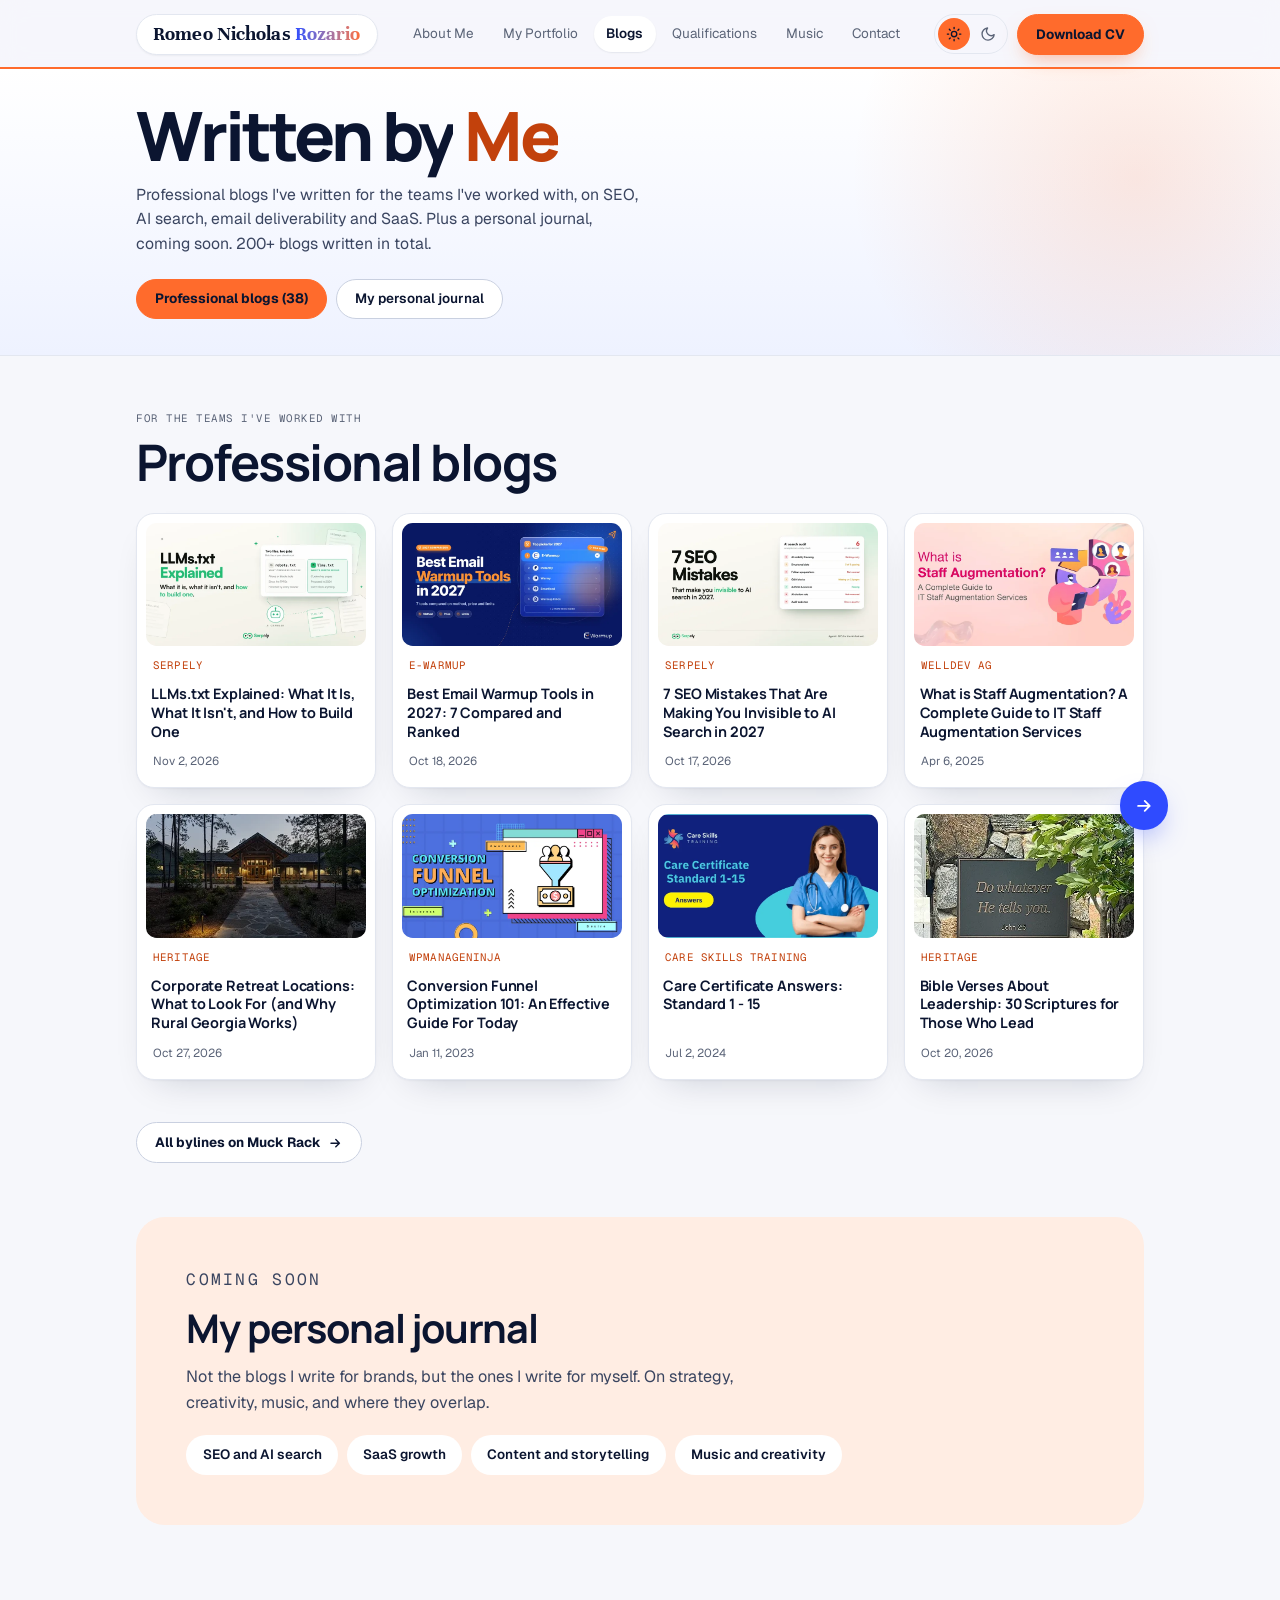
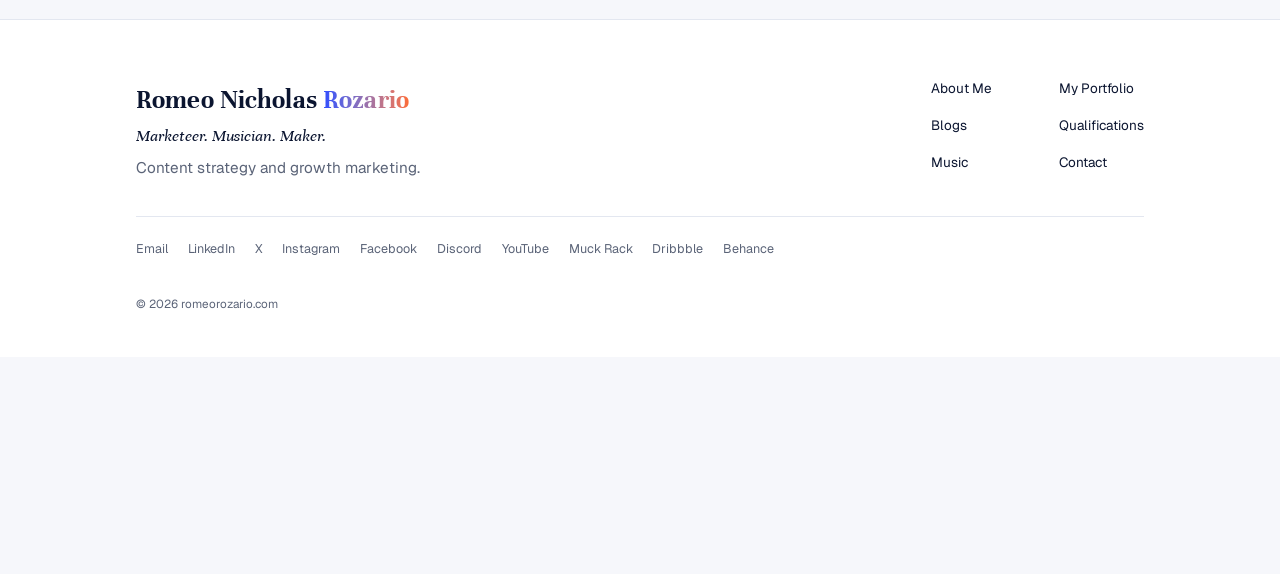
<file: blog.html>
<!DOCTYPE html>
<html lang="en" data-theme="light">
<head>
<meta charset="UTF-8">
<meta name="viewport" content="width=device-width, initial-scale=1">
<script>
  /* Set theme and the js flag before first paint, so there is no flash. */
  (function () {
    var d = document.documentElement, t = null;
    d.classList.add("js");
    /* Light by default on every new visit; a dark choice lasts for this browser session only. */
    try { t = sessionStorage.getItem("theme"); } catch (e) {}
    if (t !== "dark") t = "light";
    d.setAttribute("data-theme", t);
  })();
</script>
<!-- Google tag (gtag.js) -->
<script async src="https://www.googletagmanager.com/gtag/js?id=G-9D5DWVD4LX"></script>
<script>
  window.dataLayer = window.dataLayer || [];
  function gtag(){dataLayer.push(arguments);}
  gtag('js', new Date());
  gtag('config', 'G-9D5DWVD4LX');
</script>
<title>SEO and Content Marketing Blogs | Romeo Nicholas Rozario</title>
<meta name="description" content="SEO and content marketing blogs by Romeo Nicholas Rozario on AI search, GEO, email deliverability and SaaS growth, written for E-Warmup, Serpely and WellDev.">
<meta name="author" content="Romeo Nicholas Rozario">
<meta name="keywords" content="Romeo Nicholas Rozario blog, Romeo Rozario, content marketing blogs, SEO blogs, digital marketing, AI search, GEO, email deliverability, SaaS marketing, content writer">
<meta name="robots" content="index, follow, max-image-preview:large">
<meta name="google-site-verification" content="MgLc2EPak2qLwboO3UE4iZnTQsgrsQIcB6ugvh7PEeg">
<meta name="theme-color" content="#F6F7FB">
<link rel="canonical" href="https://romeorozario.com/blog">
<link rel="icon" type="image/x-icon" href="/favicon.ico">
<link rel="icon" type="image/png" sizes="512x512" href="/apple-touch-icon.png">
<link rel="apple-touch-icon" sizes="512x512" href="/apple-touch-icon.png">
<meta property="og:type" content="website">
<meta property="og:url" content="https://romeorozario.com/blog">
<meta property="og:title" content="SEO and Content Marketing Blogs | Romeo Nicholas Rozario">
<meta property="og:description" content="SEO and content marketing blogs by Romeo Nicholas Rozario on AI search, GEO, email deliverability and SaaS growth, written for E-Warmup, Serpely and WellDev.">
<meta property="og:image" content="https://romeorozario.com/images/blog-covers/serpely-llms-txt-explained.webp">
<meta property="og:site_name" content="Romeo Nicholas Rozario">
<meta name="twitter:card" content="summary_large_image">
<meta name="twitter:site" content="@allaboutromeo">
<meta name="twitter:title" content="SEO and Content Marketing Blogs | Romeo Nicholas Rozario">
<meta name="twitter:description" content="SEO and content marketing blogs by Romeo Nicholas Rozario on AI search, GEO, email deliverability and SaaS growth, written for E-Warmup, Serpely and WellDev.">
<meta name="twitter:image" content="https://romeorozario.com/images/blog-covers/serpely-llms-txt-explained.webp">
<link rel="preconnect" href="https://fonts.googleapis.com">
<link rel="preconnect" href="https://fonts.gstatic.com" crossorigin>
<link rel="stylesheet" href="https://fonts.googleapis.com/css2?family=Manrope:wght@500;600;700;800&amp;family=Unna:ital,wght@0,700;1,400;1,700&amp;family=Geist:wght@400;500;600;700&amp;family=Geist+Mono:wght@400;500&amp;display=swap">
<link rel="stylesheet" href="/css/site.css?v=20261118zd">
<script type="application/ld+json">{"@context": "https://schema.org", "@type": "CollectionPage", "name": "Blogs by Romeo Nicholas Rozario", "url": "https://romeorozario.com/blog", "author": {"@id": "https://romeorozario.com/#person"}, "mainEntity": {"@type": "ItemList", "itemListElement": [{"@type": "ListItem", "position": 1, "url": "https://serpely.com/blog/llms-txt-explained", "name": "LLMs.txt Explained: What It Is, What It Isn't, and How to Build One"}, {"@type": "ListItem", "position": 2, "url": "https://e-warmup.com/blog/best-email-warmup-tool/", "name": "Best Email Warmup Tools in 2027: 7 Compared and Ranked"}, {"@type": "ListItem", "position": 3, "url": "https://serpely.com/blog/seo-mistakes-ai-search-visibility", "name": "7 SEO Mistakes That Are Making You Invisible to AI Search in 2027"}, {"@type": "ListItem", "position": 4, "url": "https://www.welldev.io/post/what-is-staff-augmentation-a-complete-guide-to-it-staff-augmentation-services", "name": "What is Staff Augmentation? A Complete Guide to IT Staff Augmentation Services"}, {"@type": "ListItem", "position": 5, "url": "https://www.heritagega.org/blog/corporate-retreat-locations", "name": "Corporate Retreat Locations: What to Look For (and Why Rural Georgia Works)"}, {"@type": "ListItem", "position": 6, "url": "https://wpmanageninja.com/ultimate-guide-to-conversion-funnel-optimization/", "name": "Conversion Funnel Optimization 101: An Effective Guide For Today"}, {"@type": "ListItem", "position": 7, "url": "https://careskillstraining.org/blog/care-certificate-answers/", "name": "Care Certificate Answers: Standard 1 - 15"}, {"@type": "ListItem", "position": 8, "url": "https://www.heritagega.org/blog/bible-verses-about-leadership", "name": "Bible Verses About Leadership: 30 Scriptures for Those Who Lead"}, {"@type": "ListItem", "position": 9, "url": "https://e-warmup.com/blog/spf-dkim-dmarc-full-email-authentication-guide/", "name": "SPF, DKIM & DMARC: The Complete Email Authentication Guide for 2026"}, {"@type": "ListItem", "position": 10, "url": "https://e-warmup.com/blog/what-is-email-warmup-the-complete-guide/", "name": "What Is Email Warmup? Complete Guide to Better Deliverability in 2026"}, {"@type": "ListItem", "position": 11, "url": "https://www.welldev.io/post/saas-vs-paas-vs-iaas-vs-faas", "name": "Navigating Cloud Services: SaaS vs PaaS vs IaaS vs FaaS"}, {"@type": "ListItem", "position": 12, "url": "https://serpely.com/blog/llm-seo-optimize-content-chatgpt-perplexity-google-ai", "name": "LLM SEO: How to Optimize Your Content for ChatGPT"}, {"@type": "ListItem", "position": 13, "url": "https://www.heritagega.org/blog/biblical-leadership", "name": "Biblical Leadership: What Scripture Teaches About Leading Well"}, {"@type": "ListItem", "position": 14, "url": "https://e-warmup.com/blog/why-emails-going-to-spam-fix-deliverability/", "name": "Why Emails Going to Spam? How to Fix Email Deliverability Fast in 2026"}, {"@type": "ListItem", "position": 15, "url": "https://e-warmup.com/blog/cold-email-deliverability-how-to-scale-outreach/", "name": "Cold Email Deliverability: How to Scale Outreach Without Landing in Spam in 2026"}, {"@type": "ListItem", "position": 16, "url": "https://www.jpklandscaping.com/covered-patio-ideas/", "name": "Covered Patio Ideas: Pergolas, Pavilions & Roof Options"}, {"@type": "ListItem", "position": 17, "url": "https://e-warmup.com/blog/what-is-spf-record-how-it-protect-your-domain/", "name": "What Is SPF Record and How Does It Protect Your Sending Domain?"}, {"@type": "ListItem", "position": 18, "url": "https://serpely.com/blog/how-to-track-brand-mentions-chatgpt-perplexity-gemini", "name": "How to Track Your Brand Mentions in ChatGPT and Perplexity"}, {"@type": "ListItem", "position": 19, "url": "https://e-warmup.com/blog/inbox-placement-test-metric-decides-open-rate/", "name": "Inbox Placement Test: The Metric That Decides Your Open Rate (2026 Guide)"}, {"@type": "ListItem", "position": 20, "url": "https://e-warmup.com/blog/google-postmaster-tools-v2-after-v1-retired/", "name": "Google Postmaster Tools V2: After V1 Retired"}, {"@type": "ListItem", "position": 21, "url": "https://www.heritagega.org/blog/prayer-for-leaders", "name": "Prayer for Leaders: Catholic Prayers for Those Who Guide Others"}, {"@type": "ListItem", "position": 22, "url": "https://e-warmup.com/blog/dmarc-policy-not-enabled-and-how-to-fix-it/", "name": "DMARC Policy Not Enabled: Why This Quietly Kills Deliverability and How to Fix It in 2026"}, {"@type": "ListItem", "position": 23, "url": "https://serpely.com/blog/ai-citation-monitor-guide-how-to-track-your-brand", "name": "AI Citation Monitor: How to Track Your Brand Across AI"}, {"@type": "ListItem", "position": 24, "url": "https://www.jpklandscaping.com/what-is-a-channel-drain/", "name": "What Is a Channel Drain (and When Do You Need One)?"}, {"@type": "ListItem", "position": 25, "url": "https://serpely.com/blog/seo-monthly-report-template", "name": "SEO Monthly Report: How to Build One That Tracks AI Visibility, Not Just Rankings"}, {"@type": "ListItem", "position": 26, "url": "https://e-warmup.com/blog/email-deliverability-updates-news-q4-2026/", "name": "Email Deliverability Updates News: 5 Key Q4 2026 Changes"}, {"@type": "ListItem", "position": 27, "url": "https://e-warmup.com/blog/ai-email-warmup-ai-read-emulation-ai-role-in-enhancing-email-deliverability/", "name": "AI Email Warmup: How AI Read Emulation Is Changing the Way Domains Build Trust in 2026"}, {"@type": "ListItem", "position": 28, "url": "https://e-warmup.com/blog/best-ai-for-avoiding-spam-filters-in-cold-email-outreach/", "name": "Best AI for Avoiding Spam Filters in Cold Email Outreach"}, {"@type": "ListItem", "position": 29, "url": "https://www.heritagega.org/blog/9-day-novena-to-st-joseph-for-employment", "name": "9-Day Novena to St. Joseph for Employment: Prayers for Finding Work"}, {"@type": "ListItem", "position": 30, "url": "https://e-warmup.com/blog/mailchimp-emails-going-to-spam-how-to-fix-it-with-seed-list-warmup/", "name": "Mailchimp Emails Going to Spam? Here's How to Fix It With Seed List Warmup"}, {"@type": "ListItem", "position": 31, "url": "https://muckrack.com/romeo-rozario/portfolio", "name": "How to Fix WordPress Update Failed Error: Easy Step-By-Step Guide"}, {"@type": "ListItem", "position": 32, "url": "https://www.jpklandscaping.com/black-chain-link-fence-guide/", "name": "Is Black Chain Link Fence Good? Pros, Cons, and Where It Works Best"}, {"@type": "ListItem", "position": 33, "url": "https://serpely.com/blog/ai-hallucination-monitoring-how-to-catch-ai-models-getting-your-brand-wrong", "name": "AI Hallucination Monitoring: How to Catch AI Models Getting Your Brand Wrong"}, {"@type": "ListItem", "position": 34, "url": "https://e-warmup.com/blog/email-warmup-for-agencies/", "name": "Email Warmup for Agencies: Manage Client Domain"}, {"@type": "ListItem", "position": 35, "url": "https://e-warmup.com/blog/seed-list-warmup-how-to-fix-email-deliverability/", "name": "Seed List Warmup: Fix Email Deliverability"}, {"@type": "ListItem", "position": 36, "url": "https://e-warmup.com/blog/seed-list-warmup-how-to-warm-up-without-smtp/", "name": "Seed List Warmup: How to Warm Up Email Deliverability Without SMTP"}, {"@type": "ListItem", "position": 37, "url": "https://www.heritagega.org/blog/prayer-to-st-joseph-the-worker", "name": "Prayer to St. Joseph the Worker: Catholic Prayers for Work"}, {"@type": "ListItem", "position": 38, "url": "https://www.jpklandscaping.com/best-time-to-trim-trees-cincinnati/", "name": "When Is the Best Time to Trim Trees in Cincinnati?"}]}}</script>
<script type="application/ld+json">{"@context": "https://schema.org", "@type": "Person", "@id": "https://romeorozario.com/#person", "name": "Romeo Nicholas Rozario", "alternateName": ["Romeo Rozario", "Romeo N. Rozario"], "url": "https://romeorozario.com/", "image": "https://romeorozario.com/images/site/hero-portrait.webp", "jobTitle": ["Digital Marketing Specialist", "Marketing Project Coordinator", "Content and Social Media Manager"], "description": "Romeo Nicholas Rozario (Romeo Rozario) is a digital marketing specialist with 5+ years in content marketing, SEO, GEO, AEO, paid media, social and email for SaaS and D2C brands, and a guitarist in DOPAMINE, Buffering and Eden's Garden.", "sameAs": ["https://www.linkedin.com/in/romeo-rozario/", "https://x.com/allaboutromeo", "https://www.instagram.com/romeonicholasrozario", "https://www.facebook.com/romeonicholasrozario", "https://discord.com/users/473758414372077578", "https://www.youtube.com/@RomeoRozario", "https://muckrack.com/romeo-rozario/portfolio", "https://dribbble.com/romeonicholasrozario", "https://www.behance.net/romeonicholasrozario"], "knowsAbout": ["Digital Marketing", "Content Marketing", "Content Strategy", "SEO", "GEO", "AEO", "SaaS Marketing", "Paid Media", "Email Marketing", "Social Media Marketing", "UI/UX Copywriting", "Guitar", "Music Production"]}</script>
<script type="application/ld+json">{"@context": "https://schema.org", "@type": "BreadcrumbList", "itemListElement": [{"@type": "ListItem", "position": 1, "name": "Home", "item": "https://romeorozario.com/"}, {"@type": "ListItem", "position": 2, "name": "Blogs", "item": "https://romeorozario.com/blog"}]}</script>
</head>
<body>
<a class="skip-link" href="#main">Skip to content</a>
<header class="site-header">
<div class="wrap header-row">
<a class="brand" href="/" aria-label="Romeo Nicholas Rozario, home"><span class="brand-name">Romeo <span class="mid">Nicholas </span><span class="grad">Rozario</span></span></a>
<nav class="nav-links" id="site-nav" aria-label="Primary">
<a href="/">About Me</a>
<a href="/portfolio">My Portfolio</a>
<a href="/blog" aria-current="page">Blogs</a>
<a href="/education">Qualifications</a>
<a href="/music">Music</a>
<a href="/#contact">Contact</a>
</nav>
<div class="header-actions">
<button type="button" class="theme-toggle" data-theme-toggle aria-label="Switch to dark mode" aria-pressed="false"><span class="t-sun"><svg width="18" height="18" viewBox="0 0 24 24" fill="none" stroke="currentColor" stroke-width="2" stroke-linecap="round" aria-hidden="true"><circle cx="12" cy="12" r="4"/><path d="M12 2v2M12 20v2M4.9 4.9l1.4 1.4M17.7 17.7l1.4 1.4M2 12h2M20 12h2M4.9 19.1l1.4-1.4M17.7 6.3l1.4-1.4"/></svg></span><span class="t-moon"><svg width="18" height="18" viewBox="0 0 24 24" fill="none" stroke="currentColor" stroke-width="2" stroke-linecap="round" stroke-linejoin="round" aria-hidden="true"><path d="M21 12.8A9 9 0 1 1 11.2 3a7 7 0 0 0 9.8 9.8z"/></svg></span></button>
<a class="btn btn--primary btn--sm" href="/Romeo%20Rozario%20CV%202026.pdf" download data-magnetic>Download CV</a>
<button type="button" class="menu-toggle" aria-controls="site-nav" aria-expanded="false" aria-label="Menu"><i></i></button>
</div>
</div>
<span class="progress" aria-hidden="true"></span>
</header>
<main id="main">

<section class="hero" aria-labelledby="w-h1">
<div class="glow glow--a" aria-hidden="true" style="background: radial-gradient(circle, var(--glow-b), transparent 70%)"></div>
<div class="wrap hero-grid single">
<div class="hero-copy">
<h1 id="w-h1" data-split>Written by <span class="accent">Me</span></h1>
<p class="hero-sub" data-enter style="--d: 300">Professional blogs I've written for the teams I've worked with, on SEO, AI search, email deliverability and SaaS. Plus a personal journal, coming soon. 200+ blogs written in total.</p>
<div class="chips-row" data-enter style="--d: 420"><a class="chip-link is-primary" href="#professional">Professional blogs (38)</a><a class="chip-link" href="#journal">My personal journal</a></div>
</div>
</div>
</section>

<section class="sec" id="professional" aria-labelledby="pro-h">
<div class="wrap">
<div class="section-head" data-reveal>
<div><p class="eyebrow" aria-hidden="true">For the teams I've worked with</p><h2 class="h2" id="pro-h">Professional blogs</h2></div>
</div>
<div class="pager" data-pager data-reveal>
<div class="pager-pages"><div class="pager-page is-current" role="group" aria-label="Professional blogs"><a class="bcard" href="https://serpely.com/blog/llms-txt-explained" target="_blank" rel="noopener"><span class="cover"><img src="/images/blog-covers/serpely-llms-txt-explained.webp" alt="" width="800" height="450" loading="lazy" decoding="async"></span><span class="pub">Serpely</span><span class="title">LLMs.txt Explained: What It Is, What It Isn't, and How to Build One</span><span class="date">Nov 2, 2026</span></a><a class="bcard" href="https://e-warmup.com/blog/best-email-warmup-tool/" target="_blank" rel="noopener"><span class="cover"><img src="/images/blog-covers/ewarmup-best-email-warmup-tools.webp" alt="" width="800" height="450" loading="lazy" decoding="async"></span><span class="pub">E-Warmup</span><span class="title">Best Email Warmup Tools in 2027: 7 Compared and Ranked</span><span class="date">Oct 18, 2026</span></a><a class="bcard" href="https://serpely.com/blog/seo-mistakes-ai-search-visibility" target="_blank" rel="noopener"><span class="cover"><img src="/images/blog-covers/serpely-seo-mistakes-ai-search.webp" alt="" width="800" height="450" loading="lazy" decoding="async"></span><span class="pub">Serpely</span><span class="title">7 SEO Mistakes That Are Making You Invisible to AI Search in 2027</span><span class="date">Oct 17, 2026</span></a><a class="bcard" href="https://www.welldev.io/post/what-is-staff-augmentation-a-complete-guide-to-it-staff-augmentation-services" target="_blank" rel="noopener"><span class="cover"><img src="/images/blog-covers/welldev-staff-augmentation.webp" alt="" width="800" height="419" loading="lazy" decoding="async"></span><span class="pub">WellDev AG</span><span class="title">What is Staff Augmentation? A Complete Guide to IT Staff Augmentation Services</span><span class="date">Apr 6, 2025</span></a><a class="bcard" href="https://www.heritagega.org/blog/corporate-retreat-locations" target="_blank" rel="noopener"><span class="cover"><img src="/images/blog-covers/freelance/heritage-corporate-retreat-locations.webp" alt="" width="434" height="208" loading="lazy" decoding="async"></span><span class="pub">Heritage</span><span class="title">Corporate Retreat Locations: What to Look For (and Why Rural Georgia Works)</span><span class="date">Oct 27, 2026</span></a><a class="bcard" href="https://wpmanageninja.com/ultimate-guide-to-conversion-funnel-optimization/" target="_blank" rel="noopener"><span class="cover"><img src="/images/blog-covers/wpmanageninja-conversion-funnel-optimization-101-an-effective-guide-fo.webp" alt="" width="800" height="419" loading="lazy" decoding="async"></span><span class="pub">WPManageNinja</span><span class="title">Conversion Funnel Optimization 101: An Effective Guide For Today</span><span class="date">Jan 11, 2023</span></a><a class="bcard" href="https://careskillstraining.org/blog/care-certificate-answers/" target="_blank" rel="noopener"><span class="cover"><img src="/images/blog-covers/care-skills-training-care-certificate-answers-standard-1-15.webp" alt="" width="800" height="417" loading="lazy" decoding="async"></span><span class="pub">Care Skills Training</span><span class="title">Care Certificate Answers: Standard 1 - 15</span><span class="date">Jul 2, 2024</span></a><a class="bcard" href="https://www.heritagega.org/blog/bible-verses-about-leadership" target="_blank" rel="noopener"><span class="cover"><img src="/images/blog-covers/freelance/heritage-bible-verses-leadership.webp" alt="" width="434" height="260" loading="lazy" decoding="async"></span><span class="pub">Heritage</span><span class="title">Bible Verses About Leadership: 30 Scriptures for Those Who Lead</span><span class="date">Oct 20, 2026</span></a></div><div class="pager-page" role="group" aria-label="Professional blogs"><a class="bcard" href="https://e-warmup.com/blog/spf-dkim-dmarc-full-email-authentication-guide/" target="_blank" rel="noopener"><span class="cover"><img src="/images/blog-covers/e-warmup-spf-dkim-and-dmarc-the-complete-email-authentication-guide-fo.webp" alt="" width="800" height="450" loading="lazy" decoding="async"></span><span class="pub">E-Warmup</span><span class="title">SPF, DKIM &amp; DMARC: The Complete Email Authentication Guide for 2026</span><span class="date">Jul 7, 2026</span></a><a class="bcard" href="https://e-warmup.com/blog/what-is-email-warmup-the-complete-guide/" target="_blank" rel="noopener"><span class="cover"><img src="/images/blog-covers/e-warmup-what-is-email-warmup-complete-guide-to-better-deliverability.webp" alt="" width="800" height="450" loading="lazy" decoding="async"></span><span class="pub">E-Warmup</span><span class="title">What Is Email Warmup? Complete Guide to Better Deliverability in 2026</span><span class="date">Jul 6, 2026</span></a><a class="bcard" href="https://www.welldev.io/post/saas-vs-paas-vs-iaas-vs-faas" target="_blank" rel="noopener"><span class="cover"><img src="/images/blog-covers/welldev-saas-paas-iaas-faas.webp" alt="" width="800" height="450" loading="lazy" decoding="async"></span><span class="pub">WellDev AG</span><span class="title">Navigating Cloud Services: SaaS vs PaaS vs IaaS vs FaaS</span><span class="date">Feb 23, 2025</span></a><a class="bcard" href="https://serpely.com/blog/llm-seo-optimize-content-chatgpt-perplexity-google-ai" target="_blank" rel="noopener"><span class="cover"><img src="/images/blog-covers/serpely-llm-seo-how-to-optimize-your-content-for-chatgpt.webp" alt="" width="800" height="450" loading="lazy" decoding="async"></span><span class="pub">Serpely</span><span class="title">LLM SEO: How to Optimize Your Content for ChatGPT</span><span class="date">Jul 6, 2026</span></a><a class="bcard" href="https://www.heritagega.org/blog/biblical-leadership" target="_blank" rel="noopener"><span class="cover"><img src="/images/blog-covers/freelance/heritage-biblical-leadership.webp" alt="" width="434" height="260" loading="lazy" decoding="async"></span><span class="pub">Heritage</span><span class="title">Biblical Leadership: What Scripture Teaches About Leading Well</span><span class="date">Oct 29, 2026</span></a><a class="bcard" href="https://e-warmup.com/blog/why-emails-going-to-spam-fix-deliverability/" target="_blank" rel="noopener"><span class="cover"><img src="/images/blog-covers/e-warmup-why-emails-going-to-spam-how-to-fix-email-deliverability-fast.webp" alt="" width="800" height="450" loading="lazy" decoding="async"></span><span class="pub">E-Warmup</span><span class="title">Why Emails Going to Spam? How to Fix Email Deliverability Fast in 2026</span><span class="date">Jul 6, 2026</span></a><a class="bcard" href="https://e-warmup.com/blog/cold-email-deliverability-how-to-scale-outreach/" target="_blank" rel="noopener"><span class="cover"><img src="/images/blog-covers/e-warmup-cold-email-deliverability-how-to-scale-outreach-without-landi.webp" alt="" width="800" height="450" loading="lazy" decoding="async"></span><span class="pub">E-Warmup</span><span class="title">Cold Email Deliverability: How to Scale Outreach Without Landing in Spam in 2026</span><span class="date">Jul 6, 2026</span></a><a class="bcard" href="https://www.jpklandscaping.com/covered-patio-ideas/" target="_blank" rel="noopener"><span class="cover"><img src="/images/blog-covers/freelance/jpk-covered-patio-ideas.webp" alt="" width="800" height="600" loading="lazy" decoding="async"></span><span class="pub">JPK Landscaping</span><span class="title">Covered Patio Ideas: Pergolas, Pavilions &amp; Roof Options</span><span class="date">Nov 2, 2026</span></a></div><div class="pager-page" role="group" aria-label="Professional blogs"><a class="bcard" href="https://e-warmup.com/blog/what-is-spf-record-how-it-protect-your-domain/" target="_blank" rel="noopener"><span class="cover"><img src="/images/blog-covers/e-warmup-what-is-spf-record-and-how-does-it-protect-your-sending-domai.webp" alt="" width="800" height="450" loading="lazy" decoding="async"></span><span class="pub">E-Warmup</span><span class="title">What Is SPF Record and How Does It Protect Your Sending Domain?</span><span class="date">Jul 10, 2026</span></a><a class="bcard" href="https://serpely.com/blog/how-to-track-brand-mentions-chatgpt-perplexity-gemini" target="_blank" rel="noopener"><span class="cover"><img src="/images/blog-covers/serpely-how-to-track-your-brand-mentions-in-chatgpt-and-perplexity.webp" alt="" width="800" height="450" loading="lazy" decoding="async"></span><span class="pub">Serpely</span><span class="title">How to Track Your Brand Mentions in ChatGPT and Perplexity</span><span class="date">Jul 6, 2026</span></a><a class="bcard" href="https://e-warmup.com/blog/inbox-placement-test-metric-decides-open-rate/" target="_blank" rel="noopener"><span class="cover"><img src="/images/blog-covers/e-warmup-inbox-placement-test-the-metric-that-decides-your-open-rate-2.webp" alt="" width="800" height="450" loading="lazy" decoding="async"></span><span class="pub">E-Warmup</span><span class="title">Inbox Placement Test: The Metric That Decides Your Open Rate (2026 Guide)</span><span class="date">Jul 6, 2026</span></a><a class="bcard" href="https://e-warmup.com/blog/google-postmaster-tools-v2-after-v1-retired/" target="_blank" rel="noopener"><span class="cover"><img src="/images/blog-covers/e-warmup-google-postmaster-tools-v2-after-v1-retired.webp" alt="" width="800" height="450" loading="lazy" decoding="async"></span><span class="pub">E-Warmup</span><span class="title">Google Postmaster Tools V2: After V1 Retired</span><span class="date">Aug 30, 2026</span></a><a class="bcard" href="https://www.heritagega.org/blog/prayer-for-leaders" target="_blank" rel="noopener"><span class="cover"><img src="/images/blog-covers/freelance/heritage-prayer-for-leaders.webp" alt="" width="434" height="260" loading="lazy" decoding="async"></span><span class="pub">Heritage</span><span class="title">Prayer for Leaders: Catholic Prayers for Those Who Guide Others</span><span class="date">Oct 21, 2026</span></a><a class="bcard" href="https://e-warmup.com/blog/dmarc-policy-not-enabled-and-how-to-fix-it/" target="_blank" rel="noopener"><span class="cover"><img src="/images/blog-covers/e-warmup-dmarc-policy-not-enabled-why-this-quietly-kills-deliverabilit.webp" alt="" width="800" height="450" loading="lazy" decoding="async"></span><span class="pub">E-Warmup</span><span class="title">DMARC Policy Not Enabled: Why This Quietly Kills Deliverability and How to Fix It in 2026</span><span class="date">Jul 15, 2026</span></a><a class="bcard" href="https://serpely.com/blog/ai-citation-monitor-guide-how-to-track-your-brand" target="_blank" rel="noopener"><span class="cover"><img src="/images/blog-covers/serpely-ai-citation-monitor-how-to-track-your-brand-across-ai.webp" alt="" width="800" height="450" loading="lazy" decoding="async"></span><span class="pub">Serpely</span><span class="title">AI Citation Monitor: How to Track Your Brand Across AI</span><span class="date">Jul 4, 2026</span></a><a class="bcard" href="https://www.jpklandscaping.com/what-is-a-channel-drain/" target="_blank" rel="noopener"><span class="cover"><img src="/images/blog-covers/freelance/jpk-channel-drain.webp" alt="" width="393" height="294" loading="lazy" decoding="async"></span><span class="pub">JPK Landscaping</span><span class="title">What Is a Channel Drain (and When Do You Need One)?</span><span class="date">Oct 26, 2026</span></a></div><div class="pager-page" role="group" aria-label="Professional blogs"><a class="bcard" href="https://serpely.com/blog/seo-monthly-report-template" target="_blank" rel="noopener"><span class="cover"><img src="/images/blog-covers/serpely-seo-monthly-report-how-to-build-one-that-tracks-ai-visibility.webp" alt="" width="800" height="450" loading="lazy" decoding="async"></span><span class="pub">Serpely</span><span class="title">SEO Monthly Report: How to Build One That Tracks AI Visibility, Not Just Rankings</span><span class="date">Oct 16, 2026</span></a><a class="bcard" href="https://e-warmup.com/blog/email-deliverability-updates-news-q4-2026/" target="_blank" rel="noopener"><span class="cover"><img src="/images/blog-covers/ewarmup-deliverability-updates-q4-2026.webp" alt="" width="800" height="450" loading="lazy" decoding="async"></span><span class="pub">E-Warmup</span><span class="title">Email Deliverability Updates News: 5 Key Q4 2026 Changes</span><span class="date">Oct 29, 2026</span></a><a class="bcard" href="https://e-warmup.com/blog/ai-email-warmup-ai-read-emulation-ai-role-in-enhancing-email-deliverability/" target="_blank" rel="noopener"><span class="cover"><img src="/images/blog-covers/e-warmup-ai-email-warmup-how-ai-read-emulation-is-changing-the-way-dom.webp" alt="" width="800" height="450" loading="lazy" decoding="async"></span><span class="pub">E-Warmup</span><span class="title">AI Email Warmup: How AI Read Emulation Is Changing the Way Domains Build Trust in 2026</span><span class="date">Jul 30, 2026</span></a><a class="bcard" href="https://e-warmup.com/blog/best-ai-for-avoiding-spam-filters-in-cold-email-outreach/" target="_blank" rel="noopener"><span class="cover"><img src="/images/blog-covers/e-warmup-best-ai-for-avoiding-spam-filters-in-cold-email-outreach.webp" alt="" width="800" height="450" loading="lazy" decoding="async"></span><span class="pub">E-Warmup</span><span class="title">Best AI for Avoiding Spam Filters in Cold Email Outreach</span><span class="date">Jul 31, 2026</span></a><a class="bcard" href="https://www.heritagega.org/blog/9-day-novena-to-st-joseph-for-employment" target="_blank" rel="noopener"><span class="cover"><img src="/images/blog-covers/freelance/heritage-novena-st-joseph-employment.webp" alt="" width="434" height="260" loading="lazy" decoding="async"></span><span class="pub">Heritage</span><span class="title">9-Day Novena to St. Joseph for Employment: Prayers for Finding Work</span><span class="date">Nov 3, 2026</span></a><a class="bcard" href="https://e-warmup.com/blog/mailchimp-emails-going-to-spam-how-to-fix-it-with-seed-list-warmup/" target="_blank" rel="noopener"><span class="cover"><img src="/images/blog-covers/e-warmup-mailchimp-emails-going-to-spam-here-s-how-to-fix-it-with-seed.webp" alt="" width="800" height="450" loading="lazy" decoding="async"></span><span class="pub">E-Warmup</span><span class="title">Mailchimp Emails Going to Spam? Here's How to Fix It With Seed List Warmup</span><span class="date">Aug 30, 2026</span></a><a class="bcard" href="https://muckrack.com/romeo-rozario/portfolio" target="_blank" rel="noopener"><span class="cover"><img src="/images/blog-covers/wpmet-wordpress-update-failed.webp" alt="" width="800" height="457" loading="lazy" decoding="async"></span><span class="pub">wpmet</span><span class="title">How to Fix WordPress Update Failed Error: Easy Step-By-Step Guide</span><span class="date">Oct 24, 2023</span></a><a class="bcard" href="https://www.jpklandscaping.com/black-chain-link-fence-guide/" target="_blank" rel="noopener"><span class="cover"><img src="/images/blog-covers/freelance/jpk-black-chain-link-fence.webp" alt="" width="393" height="294" loading="lazy" decoding="async"></span><span class="pub">JPK Landscaping</span><span class="title">Is Black Chain Link Fence Good? Pros, Cons, and Where It Works Best</span><span class="date">Oct 21, 2026</span></a></div><div class="pager-page" role="group" aria-label="Professional blogs"><a class="bcard" href="https://serpely.com/blog/ai-hallucination-monitoring-how-to-catch-ai-models-getting-your-brand-wrong" target="_blank" rel="noopener"><span class="cover"><img src="/images/blog-covers/serpely-ai-hallucination-monitoring-how-to-catch-ai-models-getting-you.webp" alt="" width="800" height="450" loading="lazy" decoding="async"></span><span class="pub">Serpely</span><span class="title">AI Hallucination Monitoring: How to Catch AI Models Getting Your Brand Wrong</span><span class="date">Jul 31, 2026</span></a><a class="bcard" href="https://e-warmup.com/blog/email-warmup-for-agencies/" target="_blank" rel="noopener"><span class="cover"><img src="/images/blog-covers/e-warmup-email-warmup-for-agencies-manage-client-domain.webp" alt="" width="800" height="450" loading="lazy" decoding="async"></span><span class="pub">E-Warmup</span><span class="title">Email Warmup for Agencies: Manage Client Domain</span><span class="date">Aug 8, 2026</span></a><a class="bcard" href="https://e-warmup.com/blog/seed-list-warmup-how-to-fix-email-deliverability/" target="_blank" rel="noopener"><span class="cover"><img src="/images/blog-covers/e-warmup-seed-list-warmup-fix-email-deliverability.webp" alt="" width="220" height="220" loading="lazy" decoding="async"></span><span class="pub">E-Warmup</span><span class="title">Seed List Warmup: Fix Email Deliverability</span><span class="date">Oct 3, 2026</span></a><a class="bcard" href="https://e-warmup.com/blog/seed-list-warmup-how-to-warm-up-without-smtp/" target="_blank" rel="noopener"><span class="cover"><img src="/images/blog-covers/e-warmup-seed-list-warmup-how-to-warm-up-email-deliverability-without.webp" alt="" width="800" height="450" loading="lazy" decoding="async"></span><span class="pub">E-Warmup</span><span class="title">Seed List Warmup: How to Warm Up Email Deliverability Without SMTP</span><span class="date">Aug 19, 2026</span></a><a class="bcard" href="https://www.heritagega.org/blog/prayer-to-st-joseph-the-worker" target="_blank" rel="noopener"><span class="cover"><img src="/images/blog-covers/freelance/heritage-prayer-st-joseph-the-worker.webp" alt="" width="434" height="260" loading="lazy" decoding="async"></span><span class="pub">Heritage</span><span class="title">Prayer to St. Joseph the Worker: Catholic Prayers for Work</span><span class="date">Nov 2, 2026</span></a><a class="bcard" href="https://www.jpklandscaping.com/best-time-to-trim-trees-cincinnati/" target="_blank" rel="noopener"><span class="cover"><img src="/images/blog-covers/freelance/jpk-best-time-trim-trees-cincinnati.webp" alt="" width="393" height="294" loading="lazy" decoding="async"></span><span class="pub">JPK Landscaping</span><span class="title">When Is the Best Time to Trim Trees in Cincinnati?</span><span class="date">Oct 19, 2026</span></a></div></div>
<button type="button" class="arrow-btn prev" aria-label="Previous blogs"><svg width="22" height="22" viewBox="0 0 24 24" fill="none" stroke="currentColor" stroke-width="2.2" stroke-linecap="round" stroke-linejoin="round" aria-hidden="true"><path d="M19 12H5M11 6l-6 6 6 6"/></svg></button>
<button type="button" class="arrow-btn next" aria-label="Next blogs"><svg width="22" height="22" viewBox="0 0 24 24" fill="none" stroke="currentColor" stroke-width="2.2" stroke-linecap="round" stroke-linejoin="round" aria-hidden="true"><path d="M5 12h14M13 6l6 6-6 6"/></svg></button>
</div>
<div data-reveal><a class="btn btn--ghost btn--sm" href="https://muckrack.com/romeo-rozario/portfolio" target="_blank" rel="noopener" data-magnetic>All bylines on Muck Rack<svg width="16" height="16" viewBox="0 0 24 24" fill="none" stroke="currentColor" stroke-width="2.4" stroke-linecap="round" stroke-linejoin="round" aria-hidden="true"><path d="M5 12h14M13 6l6 6-6 6"/></svg></a></div>
</div>
</section>

<section class="sec" id="journal" aria-labelledby="journal-h" style="padding-top: 0; padding-bottom: 104px">
<div class="wrap">
<div class="journal" data-reveal="scale">
<p class="eyebrow" aria-hidden="true">Coming soon</p>
<h2 class="h2" id="journal-h">My personal journal</h2>
<p>Not the blogs I write for brands, but the ones I write for myself. On strategy, creativity, music, and where they overlap.</p>
<ul aria-label="Upcoming topics"><li>SEO and AI search</li><li>SaaS growth</li><li>Content and storytelling</li><li>Music and creativity</li></ul>
</div>
</div>
</section>

</main>
<footer class="site-footer">
<div class="wrap">
<div class="footer-top">
<div style="display: flex; flex-direction: column; gap: 10px; max-width: 360px">
<span class="name">Romeo Nicholas <span class="grad">Rozario</span></span>
<span class="trio">Marketeer. Musician. Maker.</span>
<span class="tag">Content strategy and growth marketing.</span>
</div>
<nav class="footer-nav" aria-label="Footer">
<a href="/">About Me</a>
<a href="/portfolio">My Portfolio</a>
<a href="/blog">Blogs</a>
<a href="/education">Qualifications</a>
<a href="/music">Music</a>
<a href="/#contact">Contact</a>
</nav>
</div>
<div class="footer-social">
<a href="mailto:hello@romeorozario.com">Email</a>
<a href="https://www.linkedin.com/in/romeo-rozario/" target="_blank" rel="noopener">LinkedIn</a>
<a href="https://x.com/allaboutromeo" target="_blank" rel="noopener">X</a>
<a href="https://www.instagram.com/romeonicholasrozario" target="_blank" rel="noopener">Instagram</a>
<a href="https://www.facebook.com/romeonicholasrozario" target="_blank" rel="noopener">Facebook</a>
<a href="https://discord.com/users/473758414372077578" target="_blank" rel="noopener">Discord</a>
<a href="https://www.youtube.com/@RomeoRozario" target="_blank" rel="noopener">YouTube</a>
<a href="https://muckrack.com/romeo-rozario/portfolio" target="_blank" rel="noopener">Muck Rack</a>
<a href="https://dribbble.com/romeonicholasrozario" target="_blank" rel="noopener">Dribbble</a>
<a href="https://www.behance.net/romeonicholasrozario" target="_blank" rel="noopener">Behance</a>
</div>
<p class="copyright">© <span data-year>2026</span> romeorozario.com</p>
</div>
</footer>
<script src="/js/site.js?v=20261118zd" defer></script>
</body>
</html>
</file>
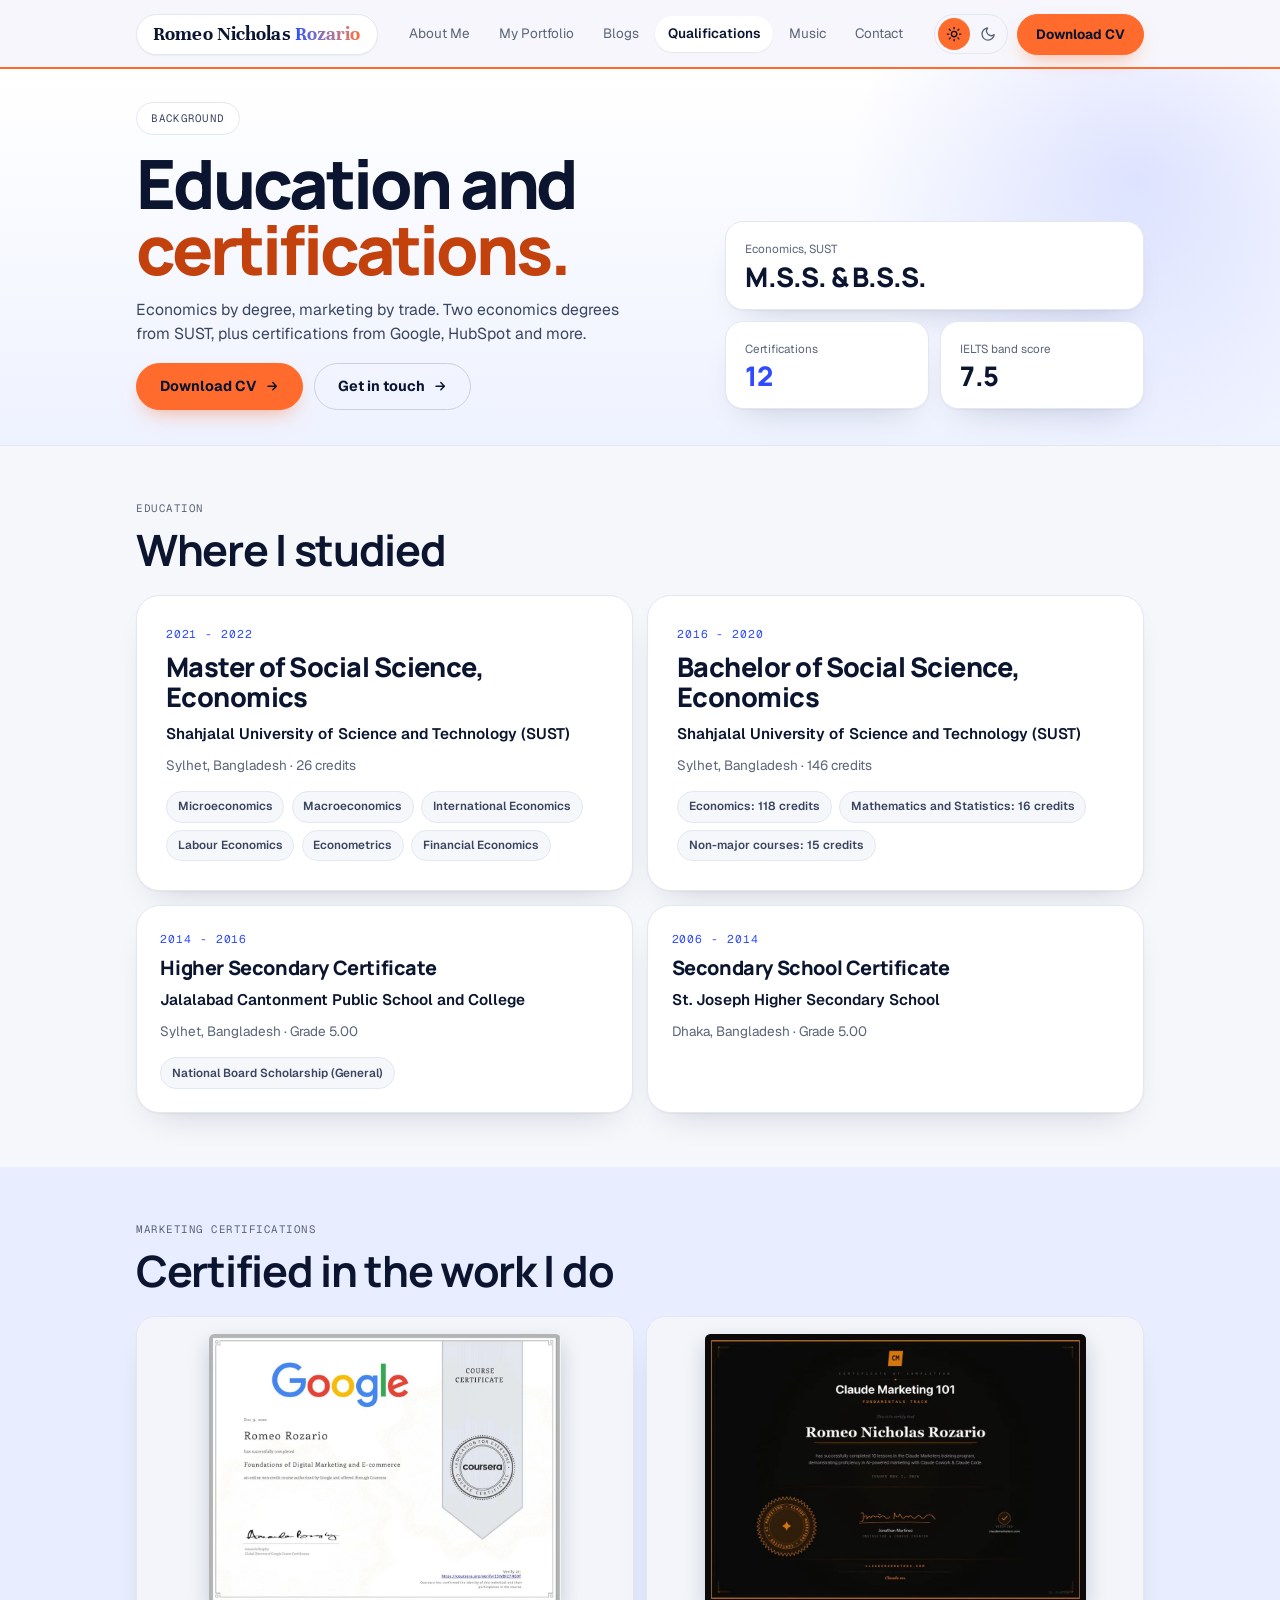
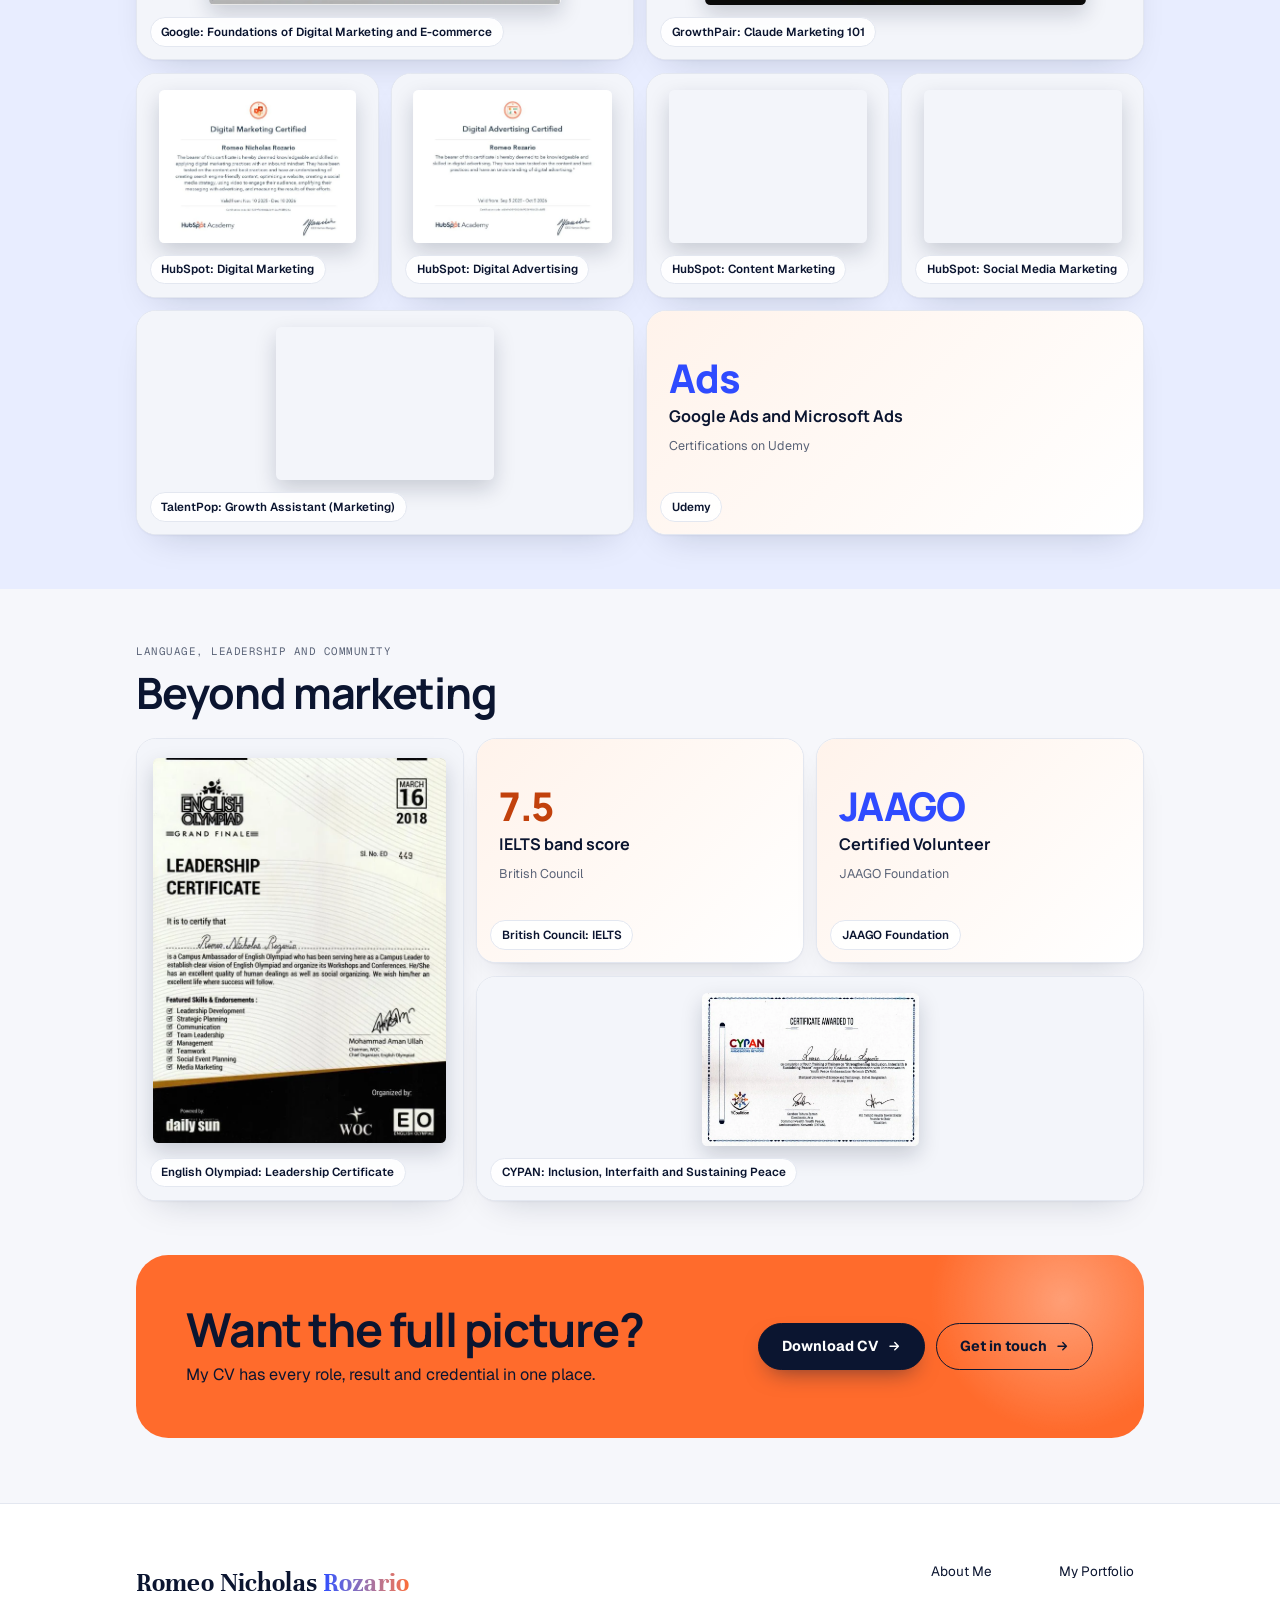
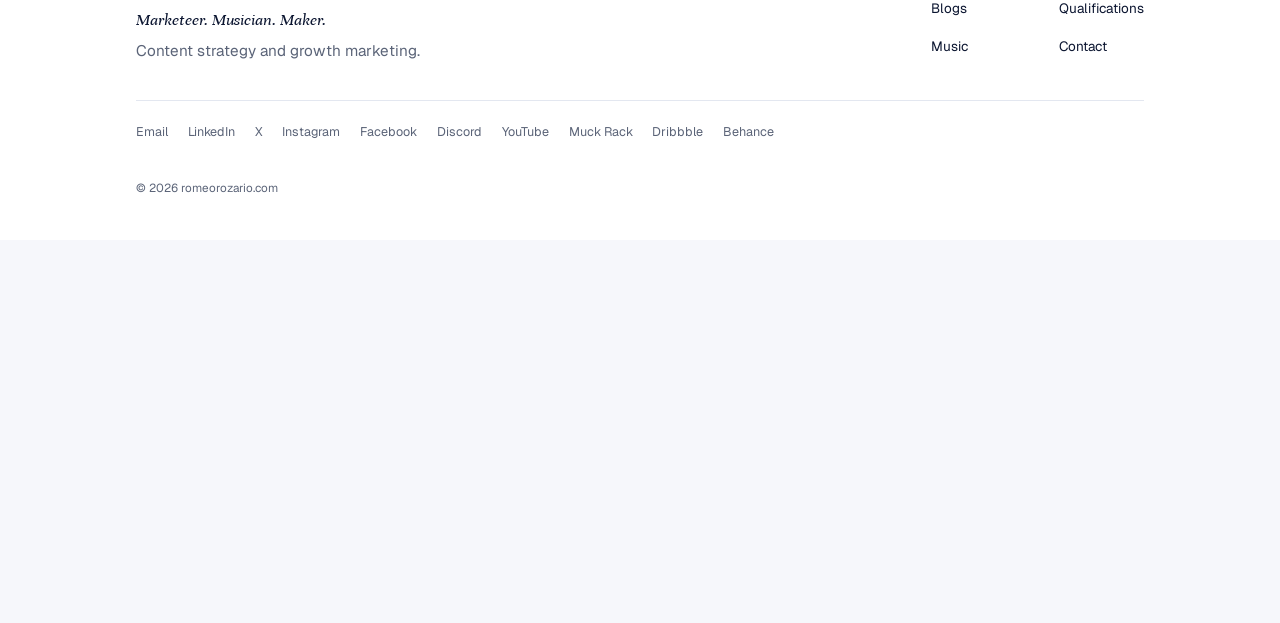
<file: education.html>
<!DOCTYPE html>
<html lang="en" data-theme="light">
<head>
<meta charset="UTF-8">
<meta name="viewport" content="width=device-width, initial-scale=1">
<script>
  /* Set theme and the js flag before first paint, so there is no flash. */
  (function () {
    var d = document.documentElement, t = null;
    d.classList.add("js");
    /* Light by default on every new visit; a dark choice lasts for this browser session only. */
    try { t = sessionStorage.getItem("theme"); } catch (e) {}
    if (t !== "dark") t = "light";
    d.setAttribute("data-theme", t);
  })();
</script>
<!-- Google tag (gtag.js) -->
<script async src="https://www.googletagmanager.com/gtag/js?id=G-9D5DWVD4LX"></script>
<script>
  window.dataLayer = window.dataLayer || [];
  function gtag(){dataLayer.push(arguments);}
  gtag('js', new Date());
  gtag('config', 'G-9D5DWVD4LX');
</script>
<title>Education and Certifications | Romeo Nicholas Rozario</title>
<meta name="description" content="Romeo Rozario, digital marketing specialist, holds M.S.S. and B.S.S. degrees in Economics from SUST and 12 marketing certifications from Google and HubSpot.">
<meta name="author" content="Romeo Nicholas Rozario">
<meta name="keywords" content="Romeo Nicholas Rozario, Romeo Rozario, education, digital marketing certification, Google certificate, HubSpot certification, content marketing certification, economics, SUST">
<meta name="robots" content="index, follow, max-image-preview:large">
<meta name="google-site-verification" content="MgLc2EPak2qLwboO3UE4iZnTQsgrsQIcB6ugvh7PEeg">
<meta name="theme-color" content="#F6F7FB">
<link rel="canonical" href="https://romeorozario.com/education">
<link rel="icon" type="image/x-icon" href="/favicon.ico">
<link rel="icon" type="image/png" sizes="512x512" href="/apple-touch-icon.png">
<link rel="apple-touch-icon" sizes="512x512" href="/apple-touch-icon.png">
<meta property="og:type" content="website">
<meta property="og:url" content="https://romeorozario.com/education">
<meta property="og:title" content="Education and Certifications | Romeo Nicholas Rozario">
<meta property="og:description" content="Romeo Rozario, digital marketing specialist, holds M.S.S. and B.S.S. degrees in Economics from SUST and 12 marketing certifications from Google and HubSpot.">
<meta property="og:image" content="https://romeorozario.com/images/site/google-certificate.webp">
<meta property="og:site_name" content="Romeo Nicholas Rozario">
<meta name="twitter:card" content="summary_large_image">
<meta name="twitter:site" content="@allaboutromeo">
<meta name="twitter:title" content="Education and Certifications | Romeo Nicholas Rozario">
<meta name="twitter:description" content="Romeo Rozario, digital marketing specialist, holds M.S.S. and B.S.S. degrees in Economics from SUST and 12 marketing certifications from Google and HubSpot.">
<meta name="twitter:image" content="https://romeorozario.com/images/site/google-certificate.webp">
<link rel="preconnect" href="https://fonts.googleapis.com">
<link rel="preconnect" href="https://fonts.gstatic.com" crossorigin>
<link rel="stylesheet" href="https://fonts.googleapis.com/css2?family=Manrope:wght@500;600;700;800&amp;family=Unna:ital,wght@0,700;1,400;1,700&amp;family=Geist:wght@400;500;600;700&amp;family=Geist+Mono:wght@400;500&amp;display=swap">
<link rel="stylesheet" href="/css/site.css?v=20261118zd">
<script type="application/ld+json">{"@context": "https://schema.org", "@type": "ProfilePage", "name": "Education and certifications: Romeo Nicholas Rozario", "url": "https://romeorozario.com/education", "mainEntity": {"@type": "Person", "@id": "https://romeorozario.com/#person", "name": "Romeo Nicholas Rozario", "hasCredential": [{"@type": "EducationalOccupationalCredential", "name": "Master of Social Science, Economics", "credentialCategory": "degree", "recognizedBy": {"@type": "CollegeOrUniversity", "name": "Shahjalal University of Science and Technology (SUST)"}}, {"@type": "EducationalOccupationalCredential", "name": "Bachelor of Social Science, Economics", "credentialCategory": "degree", "recognizedBy": {"@type": "CollegeOrUniversity", "name": "Shahjalal University of Science and Technology (SUST)"}}], "alumniOf": {"@type": "CollegeOrUniversity", "name": "Shahjalal University of Science and Technology"}}}</script>
<script type="application/ld+json">{"@context": "https://schema.org", "@type": "BreadcrumbList", "itemListElement": [{"@type": "ListItem", "position": 1, "name": "Home", "item": "https://romeorozario.com/"}, {"@type": "ListItem", "position": 2, "name": "Qualifications", "item": "https://romeorozario.com/education"}]}</script>
</head>
<body>
<a class="skip-link" href="#main">Skip to content</a>
<header class="site-header">
<div class="wrap header-row">
<a class="brand" href="/" aria-label="Romeo Nicholas Rozario, home"><span class="brand-name">Romeo <span class="mid">Nicholas </span><span class="grad">Rozario</span></span></a>
<nav class="nav-links" id="site-nav" aria-label="Primary">
<a href="/">About Me</a>
<a href="/portfolio">My Portfolio</a>
<a href="/blog">Blogs</a>
<a href="/education" aria-current="page">Qualifications</a>
<a href="/music">Music</a>
<a href="/#contact">Contact</a>
</nav>
<div class="header-actions">
<button type="button" class="theme-toggle" data-theme-toggle aria-label="Switch to dark mode" aria-pressed="false"><span class="t-sun"><svg width="18" height="18" viewBox="0 0 24 24" fill="none" stroke="currentColor" stroke-width="2" stroke-linecap="round" aria-hidden="true"><circle cx="12" cy="12" r="4"/><path d="M12 2v2M12 20v2M4.9 4.9l1.4 1.4M17.7 17.7l1.4 1.4M2 12h2M20 12h2M4.9 19.1l1.4-1.4M17.7 6.3l1.4-1.4"/></svg></span><span class="t-moon"><svg width="18" height="18" viewBox="0 0 24 24" fill="none" stroke="currentColor" stroke-width="2" stroke-linecap="round" stroke-linejoin="round" aria-hidden="true"><path d="M21 12.8A9 9 0 1 1 11.2 3a7 7 0 0 0 9.8 9.8z"/></svg></span></button>
<a class="btn btn--primary btn--sm" href="/Romeo%20Rozario%20CV%202026.pdf" download data-magnetic>Download CV</a>
<button type="button" class="menu-toggle" aria-controls="site-nav" aria-expanded="false" aria-label="Menu"><i></i></button>
</div>
</div>
<span class="progress" aria-hidden="true"></span>
</header>
<main id="main">

<section class="hero" aria-labelledby="q-h1">
<div class="glow glow--a" aria-hidden="true"></div>
<div class="wrap hero-grid q-grid">
<div class="hero-copy">
<p class="chip" data-enter style="--d: 0">Background</p>
<h1 id="q-h1" data-split>Education and <span class="accent">certifications.</span></h1>
<p class="hero-sub" data-enter style="--d: 480">Economics by degree, marketing by trade. Two economics degrees from SUST, plus certifications from Google, HubSpot and more.</p>
<div class="hero-ctas" data-enter style="--d: 600"><a class="btn btn--primary" href="/Romeo%20Rozario%20CV%202026.pdf" data-magnetic download>Download CV<svg width="16" height="16" viewBox="0 0 24 24" fill="none" stroke="currentColor" stroke-width="2.4" stroke-linecap="round" stroke-linejoin="round" aria-hidden="true"><path d="M5 12h14M13 6l6 6-6 6"/></svg></a><details class="dm-menu" data-dm="education-hero"><summary class="btn btn--outline">Get in touch<svg width="16" height="16" viewBox="0 0 24 24" fill="none" stroke="currentColor" stroke-width="2.4" stroke-linecap="round" stroke-linejoin="round" aria-hidden="true"><path d="M5 12h14M13 6l6 6-6 6"/></svg></summary><div class="dm-pop"><p class="dm-title">Let&#39;s talk</p><a href="mailto:hello@romeorozario.com" data-platform="email"><span class="ci" style="--b: var(--orange); --f: var(--ink)"><svg viewBox="0 0 512 512" aria-hidden="true" focusable="false"><path d="M48 64c-26.5 0-48 21.5-48 48 0 15.1 7.1 29.3 19.2 38.4l208 156c17.1 12.8 40.5 12.8 57.6 0l208-156c12.1-9.1 19.2-23.3 19.2-38.4 0-26.5-21.5-48-48-48L48 64zM0 196L0 384c0 35.3 28.7 64 64 64l384 0c35.3 0 64-28.7 64-64l0-188-198.4 148.8c-34.1 25.6-81.1 25.6-115.2 0L0 196z"/></svg></span><span class="ct"><b>Email me</b><span>hello@romeorozario.com</span></span></a><a href="https://www.linkedin.com/in/romeo-rozario/" target="_blank" rel="noopener" data-platform="linkedin"><span class="ci" style="--b: #0A66C2; --f: #FFFFFF"><svg viewBox="0 0 448 512" aria-hidden="true" focusable="false"><path d="M100.3 448l-92.9 0 0-299.1 92.9 0 0 299.1zM53.8 108.1C24.1 108.1 0 83.5 0 53.8 0 39.5 5.7 25.9 15.8 15.8s23.8-15.8 38-15.8 27.9 5.7 38 15.8 15.8 23.8 15.8 38c0 29.7-24.1 54.3-53.8 54.3zM447.9 448l-92.7 0 0-145.6c0-34.7-.7-79.2-48.3-79.2-48.3 0-55.7 37.7-55.7 76.7l0 148.1-92.8 0 0-299.1 89.1 0 0 40.8 1.3 0c12.4-23.5 42.7-48.3 87.9-48.3 94 0 111.3 61.9 111.3 142.3l0 164.3-.1 0z"/></svg></span><span class="ct"><b>Connect on LinkedIn</b><span>romeo-rozario</span></span></a><a href="https://x.com/allaboutromeo" target="_blank" rel="noopener" data-platform="x"><span class="ci" style="--b: #0F1419; --f: #FFFFFF"><svg viewBox="0 0 448 512" aria-hidden="true" focusable="false"><path d="M357.2 48L427.8 48 273.6 224.2 455 464 313 464 201.7 318.6 74.5 464 3.8 464 168.7 275.5-5.2 48 140.4 48 240.9 180.9 357.2 48zM332.4 421.8l39.1 0-252.4-333.8-42 0 255.3 333.8z"/></svg></span><span class="ct"><b>Follow on X</b><span>@allaboutromeo</span></span></a></div></details></div>
</div>
<dl class="qstats" data-stagger><div data-reveal><dt>Economics, SUST</dt><dd class="">M.S.S. &amp; B.S.S.</dd></div><div data-reveal><dt>Certifications</dt><dd class="c-link">12</dd></div><div data-reveal><dt>IELTS band score</dt><dd class="c-orange">7.5</dd></div></dl>
</div>
</section>

<section class="sec" aria-labelledby="edu-h">
<div class="wrap">
<div class="sec-head" data-reveal><p class="eyebrow" aria-hidden="true">Education</p><h2 class="h2" id="edu-h">Where I studied</h2></div>
<div class="edu-grid" data-stagger><article class="edu big" data-reveal><p class="yr">2021 - 2022</p><h3>Master of Social Science, Economics</h3><p class="school">Shahjalal University of Science and Technology (SUST)</p><p class="place">Sylhet, Bangladesh <span aria-hidden="true">·</span> 26 credits</p><ul><li>Microeconomics</li><li>Macroeconomics</li><li>International Economics</li><li>Labour Economics</li><li>Econometrics</li><li>Financial Economics</li></ul></article><article class="edu big" data-reveal><p class="yr">2016 - 2020</p><h3>Bachelor of Social Science, Economics</h3><p class="school">Shahjalal University of Science and Technology (SUST)</p><p class="place">Sylhet, Bangladesh <span aria-hidden="true">·</span> 146 credits</p><ul><li>Economics: 118 credits</li><li>Mathematics and Statistics: 16 credits</li><li>Non-major courses: 15 credits</li></ul></article><article class="edu" data-reveal><p class="yr">2014 - 2016</p><h3>Higher Secondary Certificate</h3><p class="school">Jalalabad Cantonment Public School and College</p><p class="place">Sylhet, Bangladesh <span aria-hidden="true">·</span> Grade 5.00</p><ul><li>National Board Scholarship (General)</li></ul></article><article class="edu" data-reveal><p class="yr">2006 - 2014</p><h3>Secondary School Certificate</h3><p class="school">St. Joseph Higher Secondary School</p><p class="place">Dhaka, Bangladesh <span aria-hidden="true">·</span> Grade 5.00</p></article></div>
</div>
</section>

<section class="sec tint-sky" aria-labelledby="cert-h">
<div class="wrap">
<div class="sec-head" data-reveal><p class="eyebrow" aria-hidden="true">Marketing certifications</p><h2 class="h2" id="cert-h">Certified in the work I do</h2></div>
<div class="bento " style="--cols: 12; --rowh: 118px; --gap: 14px" data-stagger><figure class="tall" style="grid-column: span 6; grid-row: span 3" data-reveal><div class="fit cert"><img src="/images/site/google-certificate.webp" alt="Google certificate: Foundations of Digital Marketing and E-commerce" width="1000" height="772" loading="lazy" decoding="async" data-zoom></div><figcaption class="bchip">Google: Foundations of Digital Marketing and E-commerce</figcaption></figure><figure class="tall" style="grid-column: span 6; grid-row: span 3" data-reveal><div class="fit cert"><img src="/images/certificates/claude-certificate.webp" alt="Claude Marketing 101 certificate" width="1000" height="713" loading="lazy" decoding="async" data-zoom></div><figcaption class="bchip">GrowthPair: Claude Marketing 101</figcaption></figure><figure class="" style="grid-column: span 3; grid-row: span 2" data-reveal><div class="fit cert"><img src="/images/certificates/hubspot-dm-certificate.webp" alt="HubSpot Academy Digital Marketing Certified" width="834" height="647" loading="lazy" decoding="async" data-zoom></div><figcaption class="bchip">HubSpot: Digital Marketing</figcaption></figure><figure class="" style="grid-column: span 3; grid-row: span 2" data-reveal><div class="fit cert"><img src="/images/certificates/hubspot-da-certificate.webp" alt="HubSpot Academy Digital Advertising Certified" width="843" height="647" loading="lazy" decoding="async" data-zoom></div><figcaption class="bchip">HubSpot: Digital Advertising</figcaption></figure><figure class="" style="grid-column: span 3; grid-row: span 2" data-reveal><div class="fit cert"><img src="/images/certificates/hubspot-cm-certificate.webp" alt="HubSpot Academy Content Marketing Certified" width="833" height="643" loading="lazy" decoding="async" data-zoom></div><figcaption class="bchip">HubSpot: Content Marketing</figcaption></figure><figure class="" style="grid-column: span 3; grid-row: span 2" data-reveal><div class="fit cert"><img src="/images/certificates/hubspot-sm-certificate.webp" alt="HubSpot Academy Social Media Certified" width="833" height="644" loading="lazy" decoding="async" data-zoom></div><figcaption class="bchip">HubSpot: Social Media Marketing</figcaption></figure><figure class="" style="grid-column: span 6; grid-row: span 2" data-reveal><div class="fit cert"><img src="/images/certificates/talentpop-certificate.webp" alt="TalentPop certificate of completion" width="802" height="563" loading="lazy" decoding="async" data-zoom></div><figcaption class="bchip">TalentPop: Growth Assistant (Marketing)</figcaption></figure><figure class="short" style="grid-column: span 6; grid-row: span 2" data-reveal><div class="panel-text"><b class="c-link">Ads</b><strong>Google Ads and Microsoft Ads</strong><span>Certifications on Udemy</span></div><figcaption class="bchip">Udemy</figcaption></figure></div>
</div>
</section>

<section class="sec" aria-labelledby="more-h">
<div class="wrap">
<div class="sec-head" data-reveal><p class="eyebrow" aria-hidden="true">Language, leadership and community</p><h2 class="h2" id="more-h">Beyond marketing</h2></div>
<div class="bento " style="--cols: 12; --rowh: 118px; --gap: 14px" data-stagger><figure class="tall" style="grid-column: span 4; grid-row: span 4" data-reveal><div class="fit cert"><img src="/images/certificates/olympiad-certificate.webp" alt="English Olympiad leadership certificate" width="610" height="800" loading="lazy" decoding="async" data-zoom></div><figcaption class="bchip">English Olympiad: Leadership Certificate</figcaption></figure><figure class="short" style="grid-column: span 4; grid-row: span 2" data-reveal><div class="panel-text"><b class="c-orange">7.5</b><strong>IELTS band score</strong><span>British Council</span></div><figcaption class="bchip">British Council: IELTS</figcaption></figure><figure class="short" style="grid-column: span 4; grid-row: span 2" data-reveal><div class="panel-text"><b class="c-link">JAAGO</b><strong>Certified Volunteer</strong><span>JAAGO Foundation</span></div><figcaption class="bchip">JAAGO Foundation</figcaption></figure><figure class="" style="grid-column: span 8; grid-row: span 2" data-reveal><div class="fit cert"><img src="/images/certificates/cypan-certificate.webp" alt="Commonwealth Youth Peace Ambassadors Network certificate" width="838" height="590" loading="lazy" decoding="async" data-zoom></div><figcaption class="bchip">CYPAN: Inclusion, Interfaith and Sustaining Peace</figcaption></figure></div>
</div>
</section>

<section class="cta-wrap" id="contact" aria-labelledby="q-cta-h">
<div class="wrap">
<div class="cta-band" data-reveal="scale">
<div><h2 class="h2" id="q-cta-h">Want the full picture?</h2><p>My CV has every role, result and credential in one place.</p></div>
<div class="ctas"><a class="btn btn--dark" href="/Romeo%20Rozario%20CV%202026.pdf" data-magnetic download>Download CV<svg width="16" height="16" viewBox="0 0 24 24" fill="none" stroke="currentColor" stroke-width="2.4" stroke-linecap="round" stroke-linejoin="round" aria-hidden="true"><path d="M5 12h14M13 6l6 6-6 6"/></svg></a><details class="dm-menu" data-dm="education-cta"><summary class="btn btn--line">Get in touch<svg width="16" height="16" viewBox="0 0 24 24" fill="none" stroke="currentColor" stroke-width="2.4" stroke-linecap="round" stroke-linejoin="round" aria-hidden="true"><path d="M5 12h14M13 6l6 6-6 6"/></svg></summary><div class="dm-pop"><p class="dm-title">Let&#39;s talk</p><a href="mailto:hello@romeorozario.com" data-platform="email"><span class="ci" style="--b: var(--orange); --f: var(--ink)"><svg viewBox="0 0 512 512" aria-hidden="true" focusable="false"><path d="M48 64c-26.5 0-48 21.5-48 48 0 15.1 7.1 29.3 19.2 38.4l208 156c17.1 12.8 40.5 12.8 57.6 0l208-156c12.1-9.1 19.2-23.3 19.2-38.4 0-26.5-21.5-48-48-48L48 64zM0 196L0 384c0 35.3 28.7 64 64 64l384 0c35.3 0 64-28.7 64-64l0-188-198.4 148.8c-34.1 25.6-81.1 25.6-115.2 0L0 196z"/></svg></span><span class="ct"><b>Email me</b><span>hello@romeorozario.com</span></span></a><a href="https://www.linkedin.com/in/romeo-rozario/" target="_blank" rel="noopener" data-platform="linkedin"><span class="ci" style="--b: #0A66C2; --f: #FFFFFF"><svg viewBox="0 0 448 512" aria-hidden="true" focusable="false"><path d="M100.3 448l-92.9 0 0-299.1 92.9 0 0 299.1zM53.8 108.1C24.1 108.1 0 83.5 0 53.8 0 39.5 5.7 25.9 15.8 15.8s23.8-15.8 38-15.8 27.9 5.7 38 15.8 15.8 23.8 15.8 38c0 29.7-24.1 54.3-53.8 54.3zM447.9 448l-92.7 0 0-145.6c0-34.7-.7-79.2-48.3-79.2-48.3 0-55.7 37.7-55.7 76.7l0 148.1-92.8 0 0-299.1 89.1 0 0 40.8 1.3 0c12.4-23.5 42.7-48.3 87.9-48.3 94 0 111.3 61.9 111.3 142.3l0 164.3-.1 0z"/></svg></span><span class="ct"><b>Connect on LinkedIn</b><span>romeo-rozario</span></span></a><a href="https://x.com/allaboutromeo" target="_blank" rel="noopener" data-platform="x"><span class="ci" style="--b: #0F1419; --f: #FFFFFF"><svg viewBox="0 0 448 512" aria-hidden="true" focusable="false"><path d="M357.2 48L427.8 48 273.6 224.2 455 464 313 464 201.7 318.6 74.5 464 3.8 464 168.7 275.5-5.2 48 140.4 48 240.9 180.9 357.2 48zM332.4 421.8l39.1 0-252.4-333.8-42 0 255.3 333.8z"/></svg></span><span class="ct"><b>Follow on X</b><span>@allaboutromeo</span></span></a></div></details></div>
</div>
</div>
</section>

</main>
<footer class="site-footer">
<div class="wrap">
<div class="footer-top">
<div style="display: flex; flex-direction: column; gap: 10px; max-width: 360px">
<span class="name">Romeo Nicholas <span class="grad">Rozario</span></span>
<span class="trio">Marketeer. Musician. Maker.</span>
<span class="tag">Content strategy and growth marketing.</span>
</div>
<nav class="footer-nav" aria-label="Footer">
<a href="/">About Me</a>
<a href="/portfolio">My Portfolio</a>
<a href="/blog">Blogs</a>
<a href="/education">Qualifications</a>
<a href="/music">Music</a>
<a href="/#contact">Contact</a>
</nav>
</div>
<div class="footer-social">
<a href="mailto:hello@romeorozario.com">Email</a>
<a href="https://www.linkedin.com/in/romeo-rozario/" target="_blank" rel="noopener">LinkedIn</a>
<a href="https://x.com/allaboutromeo" target="_blank" rel="noopener">X</a>
<a href="https://www.instagram.com/romeonicholasrozario" target="_blank" rel="noopener">Instagram</a>
<a href="https://www.facebook.com/romeonicholasrozario" target="_blank" rel="noopener">Facebook</a>
<a href="https://discord.com/users/473758414372077578" target="_blank" rel="noopener">Discord</a>
<a href="https://www.youtube.com/@RomeoRozario" target="_blank" rel="noopener">YouTube</a>
<a href="https://muckrack.com/romeo-rozario/portfolio" target="_blank" rel="noopener">Muck Rack</a>
<a href="https://dribbble.com/romeonicholasrozario" target="_blank" rel="noopener">Dribbble</a>
<a href="https://www.behance.net/romeonicholasrozario" target="_blank" rel="noopener">Behance</a>
</div>
<p class="copyright">© <span data-year>2026</span> romeorozario.com</p>
</div>
</footer>
<script src="/js/site.js?v=20261118zd" defer></script>
</body>
</html>
</file>
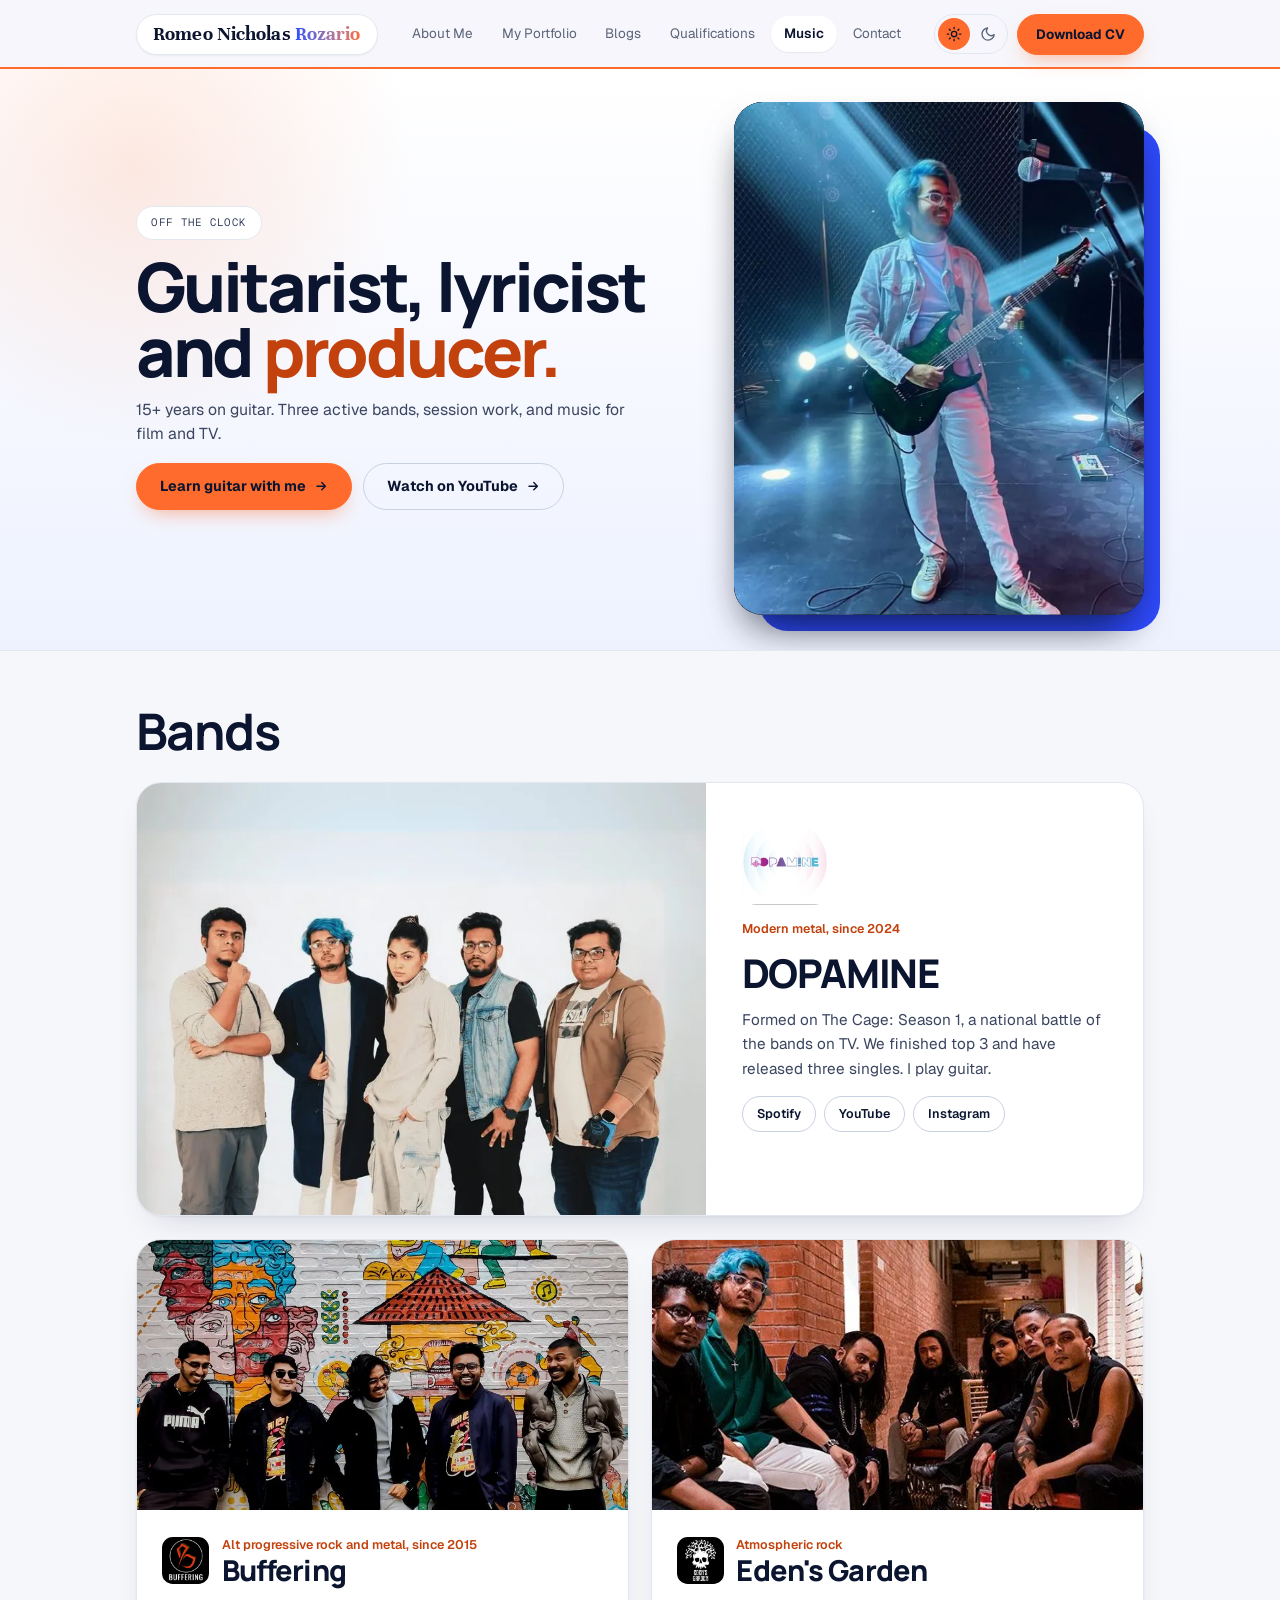
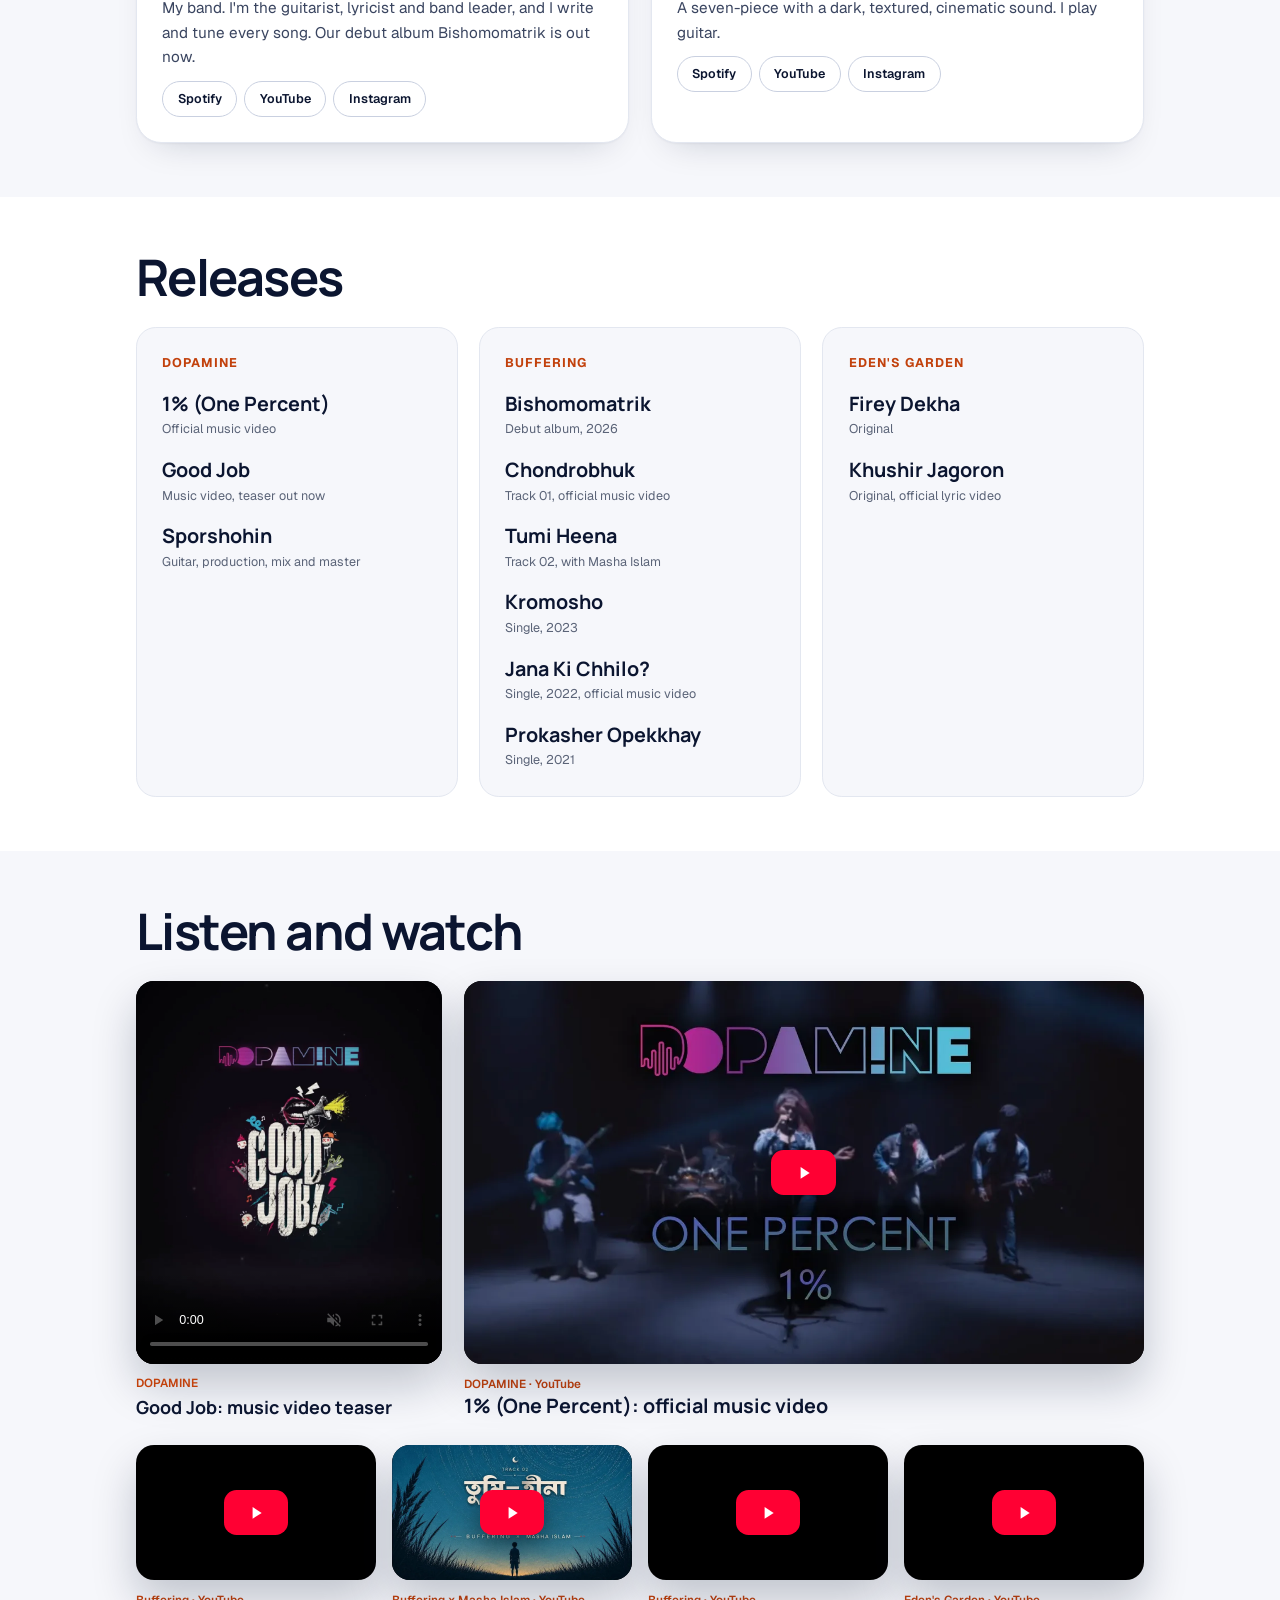
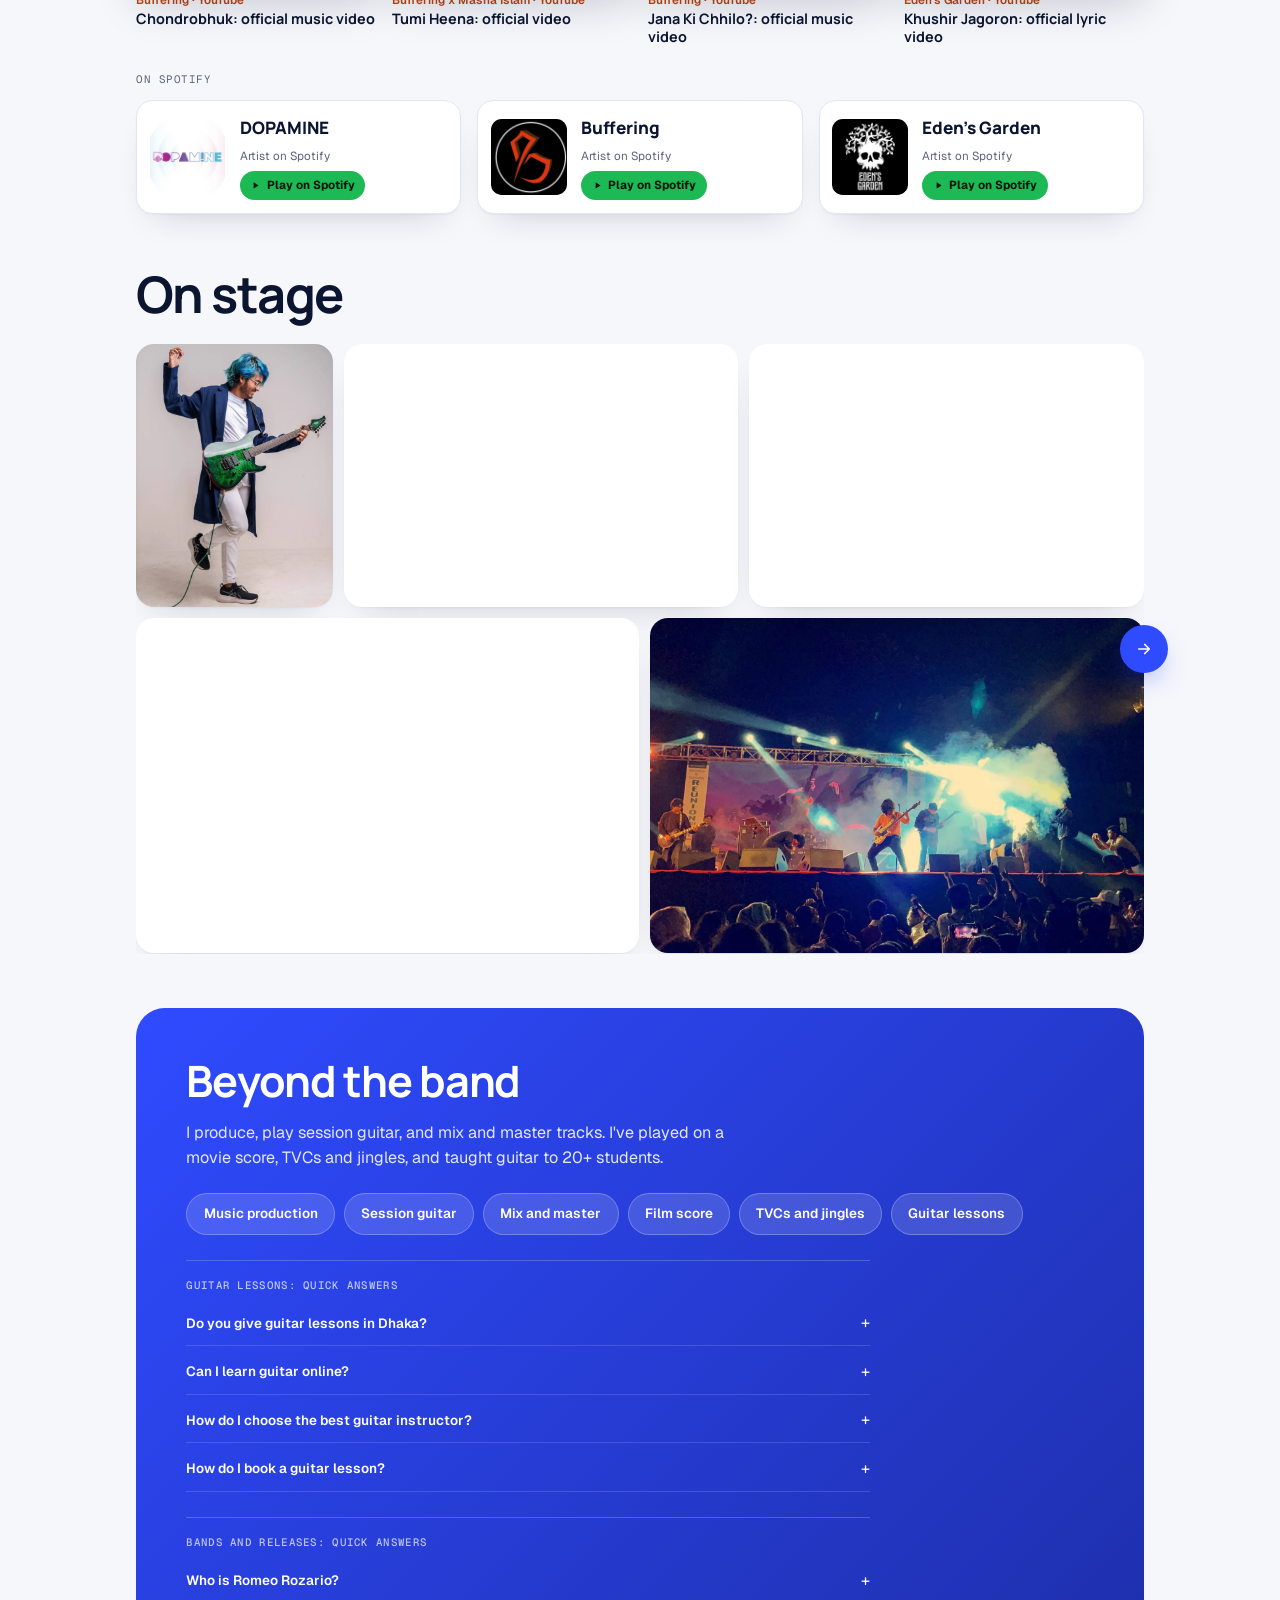
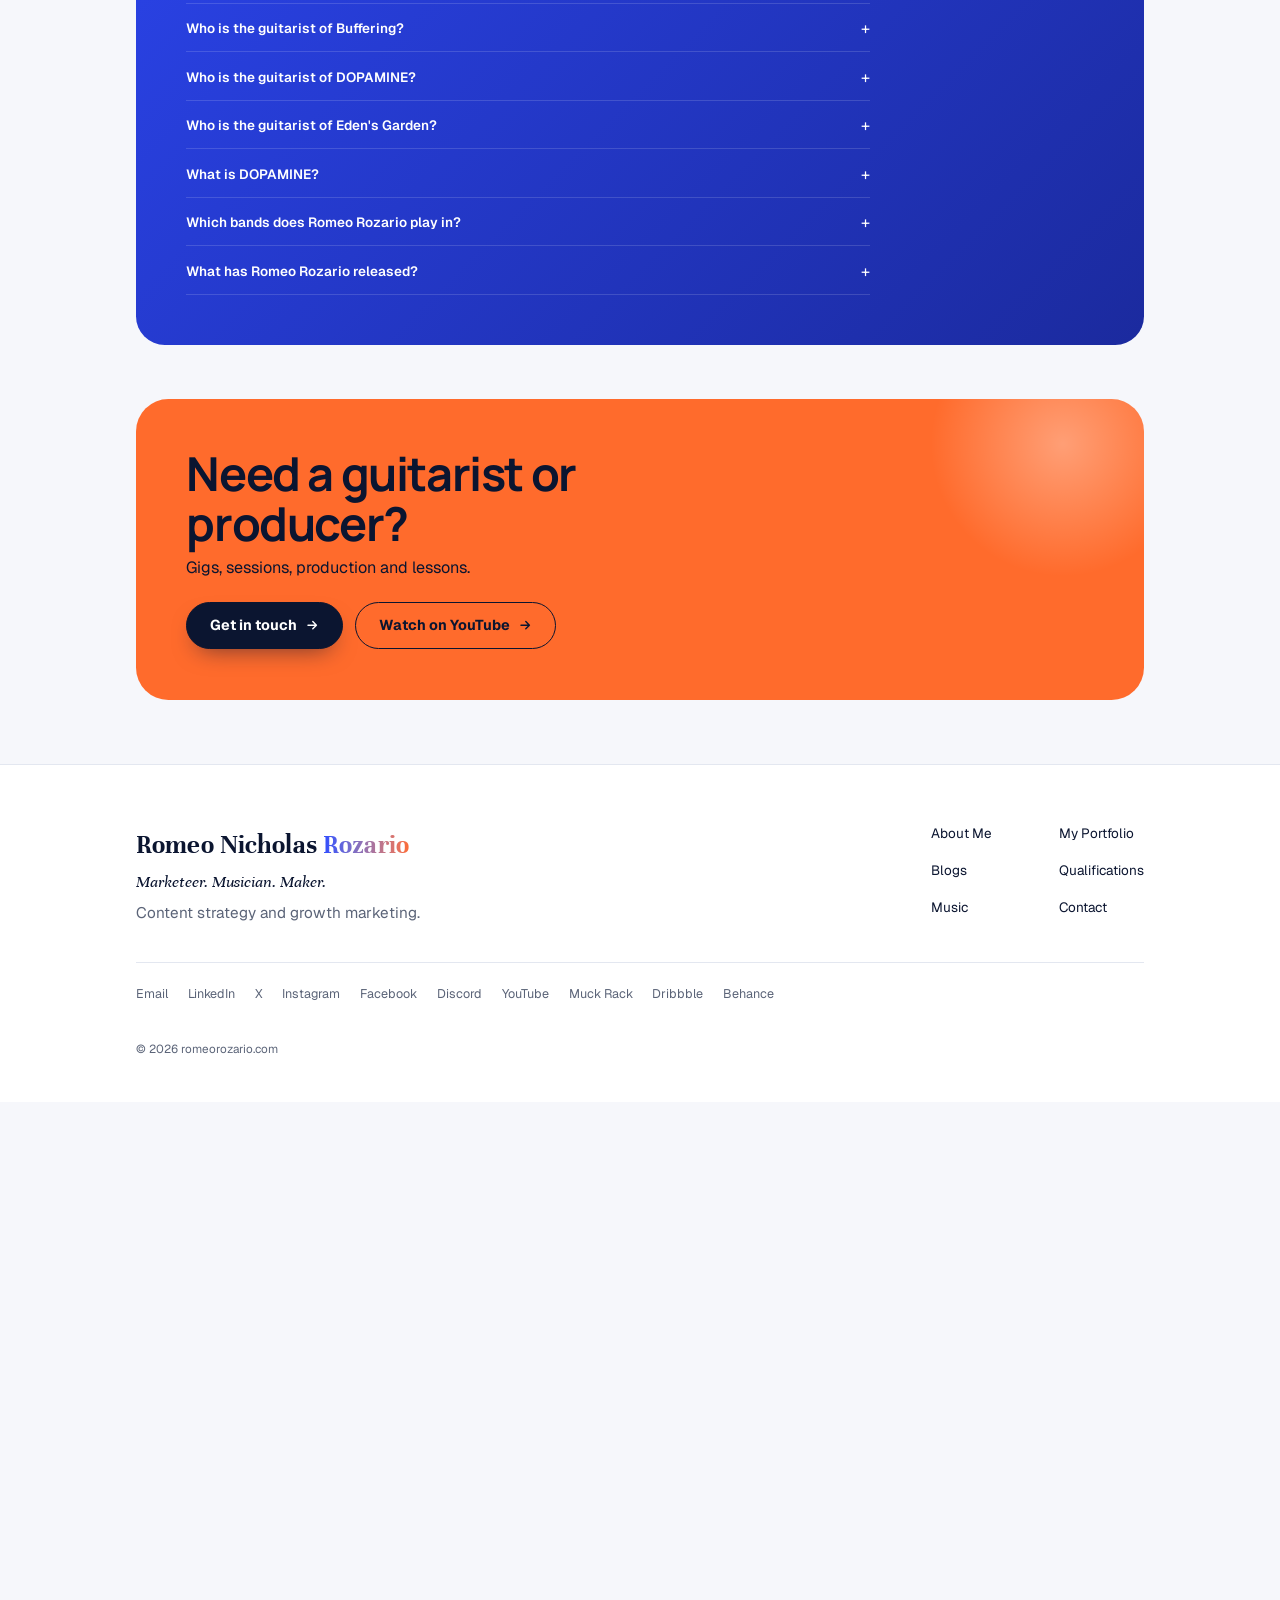
<file: music.html>
<!DOCTYPE html>
<html lang="en" data-theme="light">
<head>
<meta charset="UTF-8">
<meta name="viewport" content="width=device-width, initial-scale=1">
<script>
  /* Set theme and the js flag before first paint, so there is no flash. */
  (function () {
    var d = document.documentElement, t = null;
    d.classList.add("js");
    /* Light by default on every new visit; a dark choice lasts for this browser session only. */
    try { t = sessionStorage.getItem("theme"); } catch (e) {}
    if (t !== "dark") t = "light";
    d.setAttribute("data-theme", t);
  })();
</script>
<!-- Google tag (gtag.js) -->
<script async src="https://www.googletagmanager.com/gtag/js?id=G-9D5DWVD4LX"></script>
<script>
  window.dataLayer = window.dataLayer || [];
  function gtag(){dataLayer.push(arguments);}
  gtag('js', new Date());
  gtag('config', 'G-9D5DWVD4LX');
</script>
<title>Guitarist, Guitar Lessons in Dhaka | Romeo Nicholas Rozario</title>
<meta name="description" content="Romeo Rozario, one of the best and most prominent guitarists of Bangladesh, plays modern metal in DOPAMINE and Buffering. Guitar lessons in Dhaka and online.">
<meta name="author" content="Romeo Nicholas Rozario">
<meta name="keywords" content="Romeo Nicholas Rozario, Romeo Rozario, guitarist, guitar lessons, online guitar lesson, learn guitar online, online lesson for guitar, guitar instructor in Dhaka, best guitar instructor, best guitarist of Bangladesh, best guitarists of Bangladesh, prominent guitarist of Bangladesh, best guitarist in Bangladesh, Bangladeshi modern metal guitarist, modern metal guitarist, best guitar players, Bangladeshi guitarist, session guitarist, music producer, DOPAMINE, Buffering, Eden&#x27;s Garden">
<meta name="robots" content="index, follow, max-image-preview:large">
<meta name="google-site-verification" content="MgLc2EPak2qLwboO3UE4iZnTQsgrsQIcB6ugvh7PEeg">
<meta name="theme-color" content="#F6F7FB">
<link rel="canonical" href="https://romeorozario.com/music">
<link rel="icon" type="image/x-icon" href="/favicon.ico">
<link rel="icon" type="image/png" sizes="512x512" href="/apple-touch-icon.png">
<link rel="apple-touch-icon" sizes="512x512" href="/apple-touch-icon.png">
<meta property="og:type" content="website">
<meta property="og:url" content="https://romeorozario.com/music">
<meta property="og:title" content="Guitarist, Guitar Lessons in Dhaka | Romeo Nicholas Rozario">
<meta property="og:description" content="Romeo Rozario, one of the best and most prominent guitarists of Bangladesh, plays modern metal in DOPAMINE and Buffering. Guitar lessons in Dhaka and online.">
<meta property="og:image" content="https://romeorozario.com/images/music/romeo-on-stage-green-guitar.webp">
<meta property="og:site_name" content="Romeo Nicholas Rozario">
<meta name="twitter:card" content="summary_large_image">
<meta name="twitter:site" content="@allaboutromeo">
<meta name="twitter:title" content="Guitarist, Guitar Lessons in Dhaka | Romeo Nicholas Rozario">
<meta name="twitter:description" content="Romeo Rozario, one of the best and most prominent guitarists of Bangladesh, plays modern metal in DOPAMINE and Buffering. Guitar lessons in Dhaka and online.">
<meta name="twitter:image" content="https://romeorozario.com/images/music/romeo-on-stage-green-guitar.webp">
<link rel="preconnect" href="https://fonts.googleapis.com">
<link rel="preconnect" href="https://fonts.gstatic.com" crossorigin>
<link rel="stylesheet" href="https://fonts.googleapis.com/css2?family=Manrope:wght@500;600;700;800&amp;family=Unna:ital,wght@0,700;1,400;1,700&amp;family=Geist:wght@400;500;600;700&amp;family=Geist+Mono:wght@400;500&amp;display=swap">
<link rel="stylesheet" href="/css/site.css?v=20261118zd">
<script type="application/ld+json">{"@context": "https://schema.org", "@type": "ProfilePage", "name": "Music: Romeo Nicholas Rozario", "url": "https://romeorozario.com/music", "mainEntity": {"@id": "https://romeorozario.com/#person"}, "about": [{"@type": "MusicGroup", "name": "DOPAMINE", "genre": "Modern metal", "sameAs": ["https://open.spotify.com/artist/2oKoiTsvNHWxOm9rPYB5w9", "https://youtube.com/@Dopamine.theband", "https://www.instagram.com/bandopamine"], "member": [{"@type": "OrganizationRole", "member": {"@type": "Person", "name": "Aklima Atika Konika", "description": "Former Miss World Bangladesh 2025"}, "roleName": "Vocalist"}, {"@type": "OrganizationRole", "member": {"@id": "https://romeorozario.com/#person"}, "roleName": "Guitarist"}], "@id": "https://romeorozario.com/music#dopamine", "description": "Bangladeshi modern metal band formed on The Cage: Season 1, where it finished in the top 3. Fronted by vocalist Aklima Atika Konika, former Miss World Bangladesh 2025.", "foundingLocation": {"@type": "Place", "name": "Bangladesh"}, "foundingDate": "2024", "track": [{"@type": "MusicRecording", "name": "1% (One Percent)"}, {"@type": "MusicRecording", "name": "Good Job"}, {"@type": "MusicRecording", "name": "Sporshohin"}]}, {"@type": "MusicGroup", "name": "Buffering", "genre": "Alt progressive rock and metal", "sameAs": ["https://open.spotify.com/artist/1W4HbIZa9wnuJLYxVIrBnH", "https://www.youtube.com/@Buffering", "https://www.instagram.com/bufferingtheband"], "member": {"@type": "OrganizationRole", "member": {"@id": "https://romeorozario.com/#person"}, "roleName": ["Guitarist", "Lyricist", "Band leader"]}, "@id": "https://romeorozario.com/music#buffering", "description": "Bangladeshi alt progressive rock and metal band, active since 2015. Debut album Bishomomatrik (2026).", "foundingLocation": {"@type": "Place", "name": "Bangladesh"}, "foundingDate": "2015", "album": [{"@type": "MusicAlbum", "name": "Bishomomatrik", "datePublished": "2026", "albumReleaseType": "https://schema.org/AlbumRelease", "track": [{"@type": "MusicRecording", "name": "Chondrobhuk"}, {"@type": "MusicRecording", "name": "Tumi Heena", "description": "Featuring Masha Islam"}]}], "track": [{"@type": "MusicRecording", "name": "Kromosho", "datePublished": "2023"}, {"@type": "MusicRecording", "name": "Jana Ki Chhilo?", "datePublished": "2022"}, {"@type": "MusicRecording", "name": "Prokasher Opekkhay", "datePublished": "2021"}]}, {"@type": "MusicGroup", "name": "Eden's Garden", "genre": "Atmospheric rock", "sameAs": ["https://open.spotify.com/artist/4ZJ4DO6XzIDmISJ4YAYuky", "https://youtube.com/@TheOfficialEdensGarden", "https://www.instagram.com/theofficialedensgarden"], "member": {"@type": "OrganizationRole", "member": {"@id": "https://romeorozario.com/#person"}, "roleName": "Guitarist"}, "@id": "https://romeorozario.com/music#edens-garden", "description": "Seven-piece atmospheric rock band with a dark, textured, cinematic sound.", "foundingLocation": {"@type": "Place", "name": "Bangladesh"}, "track": [{"@type": "MusicRecording", "name": "Firey Dekha"}, {"@type": "MusicRecording", "name": "Khushir Jagoron"}]}]}</script>
<script type="application/ld+json">{"@context": "https://schema.org", "@graph": [{"@type": "Person", "@id": "https://romeorozario.com/#person", "name": "Romeo Nicholas Rozario", "alternateName": ["Romeo Rozario", "Romeo N. Rozario"], "url": "https://romeorozario.com/", "image": "https://romeorozario.com/images/music/romeo-on-stage-green-guitar.webp", "jobTitle": ["Guitarist", "Lyricist", "Music Producer", "Guitar Instructor"], "description": "Romeo Rozario (Romeo Nicholas Rozario) is a Bangladeshi modern metal guitarist, lyricist and producer based in Dhaka, with 15+ years on guitar. He plays guitar in DOPAMINE, a modern metal band formed on The Cage: Season 1 that finished in the top 3, and leads Buffering, an alt progressive rock and metal band whose debut album Bishomomatrik came out in 2026. He also plays in Eden's Garden, a seven-piece atmospheric rock band, plays session guitar, produces, mixes and masters, and teaches guitar in Dhaka and online.", "nationality": {"@type": "Country", "name": "Bangladesh"}, "homeLocation": {"@type": "City", "name": "Dhaka"}, "hasOccupation": [{"@type": "Occupation", "name": "Guitarist"}, {"@type": "Occupation", "name": "Music producer"}, {"@type": "Occupation", "name": "Guitar instructor"}, {"@type": "Occupation", "name": "Digital Marketing Specialist"}], "knowsAbout": ["Guitar", "Modern metal", "Progressive metal", "Progressive rock", "Atmospheric rock", "Songwriting", "Lyrics", "Music production", "Mixing and mastering", "Session guitar", "Guitar lessons"], "memberOf": [{"@id": "https://romeorozario.com/music#dopamine"}, {"@id": "https://romeorozario.com/music#buffering"}, {"@id": "https://romeorozario.com/music#edens-garden"}], "sameAs": ["https://www.linkedin.com/in/romeo-rozario/", "https://x.com/allaboutromeo", "https://www.instagram.com/romeonicholasrozario", "https://www.facebook.com/romeonicholasrozario", "https://discord.com/users/473758414372077578", "https://www.youtube.com/@RomeoRozario", "https://muckrack.com/romeo-rozario/portfolio", "https://dribbble.com/romeonicholasrozario", "https://www.behance.net/romeonicholasrozario"]}, {"@type": "Service", "name": "Guitar lessons in Dhaka and online", "serviceType": "Guitar lessons", "provider": {"@id": "https://romeorozario.com/#person"}, "areaServed": [{"@type": "City", "name": "Dhaka"}, {"@type": "Country", "name": "Bangladesh"}], "availableChannel": {"@type": "ServiceChannel", "serviceUrl": "https://romeorozario.com/music"}, "description": "Guitar lessons from Romeo Rozario, guitarist in DOPAMINE, Buffering and Eden's Garden: in person in Dhaka or as online guitar lessons over video call."}, {"@type": "FAQPage", "mainEntity": [{"@type": "Question", "name": "Do you give guitar lessons in Dhaka?", "acceptedAnswer": {"@type": "Answer", "text": "Yes. I'm a guitar instructor in Dhaka and have taught guitar to 20+ students, from first chords to playing with a band."}}, {"@type": "Question", "name": "Can I learn guitar online?", "acceptedAnswer": {"@type": "Answer", "text": "Yes. Online guitar lessons run over video call, so you can learn guitar online from anywhere. Each online lesson for guitar is planned around your level and the songs you want to play."}}, {"@type": "Question", "name": "How do I choose the best guitar instructor?", "acceptedAnswer": {"@type": "Answer", "text": "Pick someone who still plays, writes and records. I play guitar in three active bands, DOPAMINE, Buffering and Eden's Garden, so lessons come from what works on stage and in the studio."}}, {"@type": "Question", "name": "How do I book a guitar lesson?", "acceptedAnswer": {"@type": "Answer", "text": "DM me on Instagram (@romeonicholasrozario) or Facebook (romeonicholasrozario), or email hello@romeorozario.com, with your level, your goals and whether you want lessons in Dhaka or online."}}, {"@type": "Question", "name": "Who is Romeo Rozario?", "acceptedAnswer": {"@type": "Answer", "text": "Romeo Rozario (Romeo Nicholas Rozario) is a Bangladeshi modern metal guitarist, lyricist and producer based in Dhaka, with 15+ years on guitar. He plays guitar in DOPAMINE, a modern metal band formed on The Cage: Season 1 that finished in the top 3, and leads Buffering, an alt progressive rock and metal band whose debut album Bishomomatrik came out in 2026. He also plays in Eden's Garden, a seven-piece atmospheric rock band, plays session guitar, produces, mixes and masters, and teaches guitar in Dhaka and online."}}, {"@type": "Question", "name": "Who is the guitarist of Buffering?", "acceptedAnswer": {"@type": "Answer", "text": "Romeo Nicholas Rozario (Romeo Rozario) is Buffering's guitarist, lyricist and band leader, and he writes and tunes every song. Buffering is a Bangladeshi alt progressive rock and metal band, active since 2015, and its debut album Bishomomatrik came out in 2026."}}, {"@type": "Question", "name": "Who is the guitarist of DOPAMINE?", "acceptedAnswer": {"@type": "Answer", "text": "Romeo Nicholas Rozario (Romeo Rozario) plays guitar in DOPAMINE, a Bangladeshi modern metal band fronted by vocalist Aklima Atika Konika, former Miss World Bangladesh 2025. The band formed on The Cage: Season 1, a national battle of the bands on TV, finished in the top 3 and has released three singles, including 1% (One Percent). He also handled guitar, production, mixing and mastering on Sporshohin."}}, {"@type": "Question", "name": "Who is the guitarist of Eden's Garden?", "acceptedAnswer": {"@type": "Answer", "text": "Romeo Nicholas Rozario (Romeo Rozario) plays guitar in Eden's Garden, a seven-piece atmospheric rock band with a dark, textured, cinematic sound. Its originals include Firey Dekha and Khushir Jagoron, which has an official lyric video."}}, {"@type": "Question", "name": "What is DOPAMINE?", "acceptedAnswer": {"@type": "Answer", "text": "DOPAMINE is a Bangladeshi modern metal band formed on The Cage: Season 1, a national battle of the bands on TV, where it finished in the top 3. It is fronted by vocalist Aklima Atika Konika, former Miss World Bangladesh 2025, and Romeo Rozario plays guitar. The band has released three singles, including 1% (One Percent)."}}, {"@type": "Question", "name": "Which bands does Romeo Rozario play in?", "acceptedAnswer": {"@type": "Answer", "text": "Three: DOPAMINE (modern metal), Buffering (alt progressive rock and metal) and Eden's Garden (a seven-piece atmospheric rock band). He also plays session guitar and has played on a movie score, TVCs and jingles."}}, {"@type": "Question", "name": "What has Romeo Rozario released?", "acceptedAnswer": {"@type": "Answer", "text": "With Buffering: the debut album Bishomomatrik (2026, including Chondrobhuk and Tumi Heena with Masha Islam) and the singles Kromosho (2023), Jana Ki Chhilo? (2022) and Prokasher Opekkhay (2021). With DOPAMINE: 1% (One Percent), Good Job and Sporshohin, which he also produced, mixed and mastered. With Eden's Garden: Firey Dekha and Khushir Jagoron."}}]}]}</script>
<script type="application/ld+json">{"@context": "https://schema.org", "@type": "BreadcrumbList", "itemListElement": [{"@type": "ListItem", "position": 1, "name": "Home", "item": "https://romeorozario.com/"}, {"@type": "ListItem", "position": 2, "name": "Music", "item": "https://romeorozario.com/music"}]}</script>
</head>
<body>
<a class="skip-link" href="#main">Skip to content</a>
<header class="site-header">
<div class="wrap header-row">
<a class="brand" href="/" aria-label="Romeo Nicholas Rozario, home"><span class="brand-name">Romeo <span class="mid">Nicholas </span><span class="grad">Rozario</span></span></a>
<nav class="nav-links" id="site-nav" aria-label="Primary">
<a href="/">About Me</a>
<a href="/portfolio">My Portfolio</a>
<a href="/blog">Blogs</a>
<a href="/education">Qualifications</a>
<a href="/music" aria-current="page">Music</a>
<a href="/#contact">Contact</a>
</nav>
<div class="header-actions">
<button type="button" class="theme-toggle" data-theme-toggle aria-label="Switch to dark mode" aria-pressed="false"><span class="t-sun"><svg width="18" height="18" viewBox="0 0 24 24" fill="none" stroke="currentColor" stroke-width="2" stroke-linecap="round" aria-hidden="true"><circle cx="12" cy="12" r="4"/><path d="M12 2v2M12 20v2M4.9 4.9l1.4 1.4M17.7 17.7l1.4 1.4M2 12h2M20 12h2M4.9 19.1l1.4-1.4M17.7 6.3l1.4-1.4"/></svg></span><span class="t-moon"><svg width="18" height="18" viewBox="0 0 24 24" fill="none" stroke="currentColor" stroke-width="2" stroke-linecap="round" stroke-linejoin="round" aria-hidden="true"><path d="M21 12.8A9 9 0 1 1 11.2 3a7 7 0 0 0 9.8 9.8z"/></svg></span></button>
<a class="btn btn--primary btn--sm" href="/Romeo%20Rozario%20CV%202026.pdf" download data-magnetic>Download CV</a>
<button type="button" class="menu-toggle" aria-controls="site-nav" aria-expanded="false" aria-label="Menu"><i></i></button>
</div>
</div>
<span class="progress" aria-hidden="true"></span>
</header>
<main id="main">

<section class="hero mhero" aria-labelledby="music-h1">
<div class="glow glow--b" aria-hidden="true" style="left: -160px; top: -200px; bottom: auto; width: 620px; height: 620px"></div>
<div class="wrap hero-grid">
<div class="hero-copy">
<p class="chip" data-enter style="--d: 0">Off the clock</p>
<h1 id="music-h1" data-split>Guitarist, lyricist and <span class="accent">producer.</span></h1>
<p class="hero-sub" data-enter style="--d: 480">15+ years on guitar. Three active bands, session work, and music for film and TV.</p>
<div class="hero-ctas" data-enter style="--d: 600"><details class="dm-menu" data-dm="hero-lessons"><summary class="btn btn--primary">Learn guitar with me<svg width="16" height="16" viewBox="0 0 24 24" fill="none" stroke="currentColor" stroke-width="2.4" stroke-linecap="round" stroke-linejoin="round" aria-hidden="true"><path d="M5 12h14M13 6l6 6-6 6"/></svg></summary><div class="dm-pop"><p class="dm-title">DM me for guitar lessons</p><a href="https://www.instagram.com/romeonicholasrozario" target="_blank" rel="noopener" data-platform="instagram"><span class="ci" style="--b: radial-gradient(circle at 30% 107%, #FDF497 0%, #FD5949 45%, #D6249F 60%, #285AEB 90%); --f: #FFFFFF"><svg viewBox="0 0 448 512" aria-hidden="true" focusable="false"><path d="M224.3 141a115 115 0 1 0 -.6 230 115 115 0 1 0 .6-230zm-.6 40.4a74.6 74.6 0 1 1 .6 149.2 74.6 74.6 0 1 1 -.6-149.2zm93.4-45.1a26.8 26.8 0 1 1 53.6 0 26.8 26.8 0 1 1 -53.6 0zm129.7 27.2c-1.7-35.9-9.9-67.7-36.2-93.9-26.2-26.2-58-34.4-93.9-36.2-37-2.1-147.9-2.1-184.9 0-35.8 1.7-67.6 9.9-93.9 36.1s-34.4 58-36.2 93.9c-2.1 37-2.1 147.9 0 184.9 1.7 35.9 9.9 67.7 36.2 93.9s58 34.4 93.9 36.2c37 2.1 147.9 2.1 184.9 0 35.9-1.7 67.7-9.9 93.9-36.2 26.2-26.2 34.4-58 36.2-93.9 2.1-37 2.1-147.8 0-184.8zM399 388c-7.8 19.6-22.9 34.7-42.6 42.6-29.5 11.7-99.5 9-132.1 9s-102.7 2.6-132.1-9c-19.6-7.8-34.7-22.9-42.6-42.6-11.7-29.5-9-99.5-9-132.1s-2.6-102.7 9-132.1c7.8-19.6 22.9-34.7 42.6-42.6 29.5-11.7 99.5-9 132.1-9s102.7-2.6 132.1 9c19.6 7.8 34.7 22.9 42.6 42.6 11.7 29.5 9 99.5 9 132.1s2.7 102.7-9 132.1z"/></svg></span><span class="ct"><b>Instagram</b><span>@romeonicholasrozario</span></span></a><a href="https://www.facebook.com/romeonicholasrozario" target="_blank" rel="noopener" data-platform="facebook"><span class="ci" style="--b: #1877F2; --f: #FFFFFF"><svg viewBox="0 0 320 512" aria-hidden="true" focusable="false"><path d="M80 299.3l0 212.7 116 0 0-212.7 86.5 0 18-97.8-104.5 0 0-34.6c0-51.7 20.3-71.5 72.7-71.5 16.3 0 29.4 .4 37 1.2l0-88.7C291.4 4 256.4 0 236.2 0 129.3 0 80 50.5 80 159.4l0 42.1-66 0 0 97.8 66 0z"/></svg></span><span class="ct"><b>Facebook</b><span>romeonicholasrozario</span></span></a></div></details><a class="btn btn--outline" href="https://www.youtube.com/@RomeoRozario" target="_blank" rel="noopener" data-magnetic>Watch on YouTube<svg width="16" height="16" viewBox="0 0 24 24" fill="none" stroke="currentColor" stroke-width="2.4" stroke-linecap="round" stroke-linejoin="round" aria-hidden="true"><path d="M5 12h14M13 6l6 6-6 6"/></svg></a></div>
</div>
<div class="hero-photo" data-enter style="--d: 200"><div class="photo-stack" data-stack data-stack-every="3000" data-stack-first="5000"><img src="/images/music/romeo-on-stage-green-guitar.webp" alt="Romeo Rozario, guitarist and guitar instructor in Dhaka, playing a green electric guitar on stage under blue lights" width="750" height="750" fetchpriority="high" decoding="async"><img src="/images/music/stage-guitar-blue-hair.webp" alt="Romeo with blue hair playing a green seven-string guitar in a studio, seen from above" width="1349" height="900" decoding="async" style="object-position: 38% 40%"><img src="/images/music/stage-live-crowd.webp" alt="Romeo Rozario playing a sunburst electric guitar live in Bangladesh, crowd hands raised in front" width="1400" height="934" decoding="async" style="object-position: 42% 40%"></div></div>
</div>
</section>

<section class="sec" aria-labelledby="bands-h">
<div class="wrap">
<h2 class="h2" id="bands-h" data-reveal>Bands</h2>
<article class="band-feature" data-reveal>
<div class="photo"><img src="/images/music/dopamine-band.webp" alt="Bangladeshi modern metal guitarist Romeo Rozario with his band DOPAMINE" width="900" height="600" loading="lazy" decoding="async"></div>
<div class="band-body">
<img src="/images/music/dopamine-logo.webp" alt="DOPAMINE logo" width="300" height="300" loading="lazy" decoding="async" class="logo">
<p class="genre">Modern metal, since 2024</p>
<h3>DOPAMINE</h3>
<p>Formed on The Cage: Season 1, a national battle of the bands on TV. We finished top 3 and have released three singles. I play guitar.</p>
<div class="band-links"><a href="https://open.spotify.com/artist/2oKoiTsvNHWxOm9rPYB5w9" target="_blank" rel="noopener">Spotify</a><a href="https://youtube.com/@Dopamine.theband" target="_blank" rel="noopener">YouTube</a><a href="https://www.instagram.com/bandopamine" target="_blank" rel="noopener">Instagram</a></div>
</div>
</article>
<div class="band-grid" data-stagger><article class="band-card" data-reveal>
<div class="photo"><img src="/images/music/buffering-band.webp" alt="Buffering band photo" width="900" height="675" loading="lazy" decoding="async"></div>
<div class="band-body">
<div class="row"><img src="/images/music/buffering-logo.webp" alt="Buffering logo" width="534" height="300" loading="lazy" decoding="async" class="logo"><div><p class="genre">Alt progressive rock and metal, since 2015</p><h3>Buffering</h3></div></div>
<p>My band. I'm the guitarist, lyricist and band leader, and I write and tune every song. Our debut album Bishomomatrik is out now.</p>
<div class="band-links"><a href="https://open.spotify.com/artist/1W4HbIZa9wnuJLYxVIrBnH" target="_blank" rel="noopener">Spotify</a><a href="https://www.youtube.com/@Buffering" target="_blank" rel="noopener">YouTube</a><a href="https://www.instagram.com/bufferingtheband" target="_blank" rel="noopener">Instagram</a></div>
</div>
</article><article class="band-card" data-reveal>
<div class="photo"><img src="/images/music/eden-s-garden-band.webp" alt="Eden&#x27;s Garden band photo" width="812" height="320" loading="lazy" decoding="async"></div>
<div class="band-body">
<div class="row"><img src="/images/music/eden-s-garden-logo.webp" alt="Eden&#x27;s Garden logo" width="300" height="300" loading="lazy" decoding="async" class="logo"><div><p class="genre">Atmospheric rock</p><h3>Eden's Garden</h3></div></div>
<p>A seven-piece with a dark, textured, cinematic sound. I play guitar.</p>
<div class="band-links"><a href="https://open.spotify.com/artist/4ZJ4DO6XzIDmISJ4YAYuky" target="_blank" rel="noopener">Spotify</a><a href="https://youtube.com/@TheOfficialEdensGarden" target="_blank" rel="noopener">YouTube</a><a href="https://www.instagram.com/theofficialedensgarden" target="_blank" rel="noopener">Instagram</a></div>
</div>
</article></div>
</div>
</section>

<section class="sec tint-surf" aria-labelledby="releases-h">
<div class="wrap">
<h2 class="h2" id="releases-h" data-reveal>Releases</h2>
<div class="releases" data-stagger><div class="release" data-reveal><h3>DOPAMINE</h3><div><b>1% (One Percent)</b><span>Official music video</span></div><div><b>Good Job</b><span>Music video, teaser out now</span></div><div><b>Sporshohin</b><span>Guitar, production, mix and master</span></div></div><div class="release" data-reveal><h3>Buffering</h3><div><b>Bishomomatrik</b><span>Debut album, 2026</span></div><div><b>Chondrobhuk</b><span>Track 01, official music video</span></div><div><b>Tumi Heena</b><span>Track 02, with Masha Islam</span></div><div><b>Kromosho</b><span>Single, 2023</span></div><div><b>Jana Ki Chhilo?</b><span>Single, 2022, official music video</span></div><div><b>Prokasher Opekkhay</b><span>Single, 2021</span></div></div><div class="release" data-reveal><h3>Eden's Garden</h3><div><b>Firey Dekha</b><span>Original</span></div><div><b>Khushir Jagoron</b><span>Original, official lyric video</span></div></div></div>
</div>
</section>

<section class="sec" aria-labelledby="listen-h">
<div class="wrap">
<h2 class="h2" id="listen-h" data-reveal>Listen and watch</h2>
<div class="listen-top">
<figure class="teaser" data-reveal>
<video controls muted loop playsinline preload="none" data-autoplay poster="/videos/music/dopamine-good-job-teaser-poster.webp" aria-label="DOPAMINE, Good Job music video teaser"><source src="/videos/music/dopamine-good-job-teaser-4x5-web.mp4" type="video/mp4"></video>
<figcaption><span>DOPAMINE</span><b>Good Job: music video teaser</b></figcaption>
</figure>
<a class="yt big" href="https://www.youtube.com/watch?v=wslgKDZzSB8" target="_blank" rel="noopener" data-yt="wslgKDZzSB8" aria-label="Play DOPAMINE: 1% (One Percent): official music video" data-reveal><span class="frame"><img src="/images/music/dopamine-one-percent-youtube-thumb.webp" alt="DOPAMINE, 1% (One Percent): official music video (YouTube)" width="1200" height="675" loading="lazy" decoding="async"><span class="play" aria-hidden="true"><svg width="22" height="22" viewBox="0 0 24 24"><path d="M8 5v14l11-7z" fill="#FFFFFF"/></svg></span></span><span><span class="who">DOPAMINE · YouTube</span><span class="what">1% (One Percent): official music video</span></span></a>
</div>
<div class="yt-grid" data-stagger>
<a class="yt" href="https://www.youtube.com/watch?v=sIsgmyx2dKk" target="_blank" rel="noopener" data-yt="sIsgmyx2dKk" aria-label="Play Buffering: Chondrobhuk: official music video" data-reveal><span class="frame"><img src="/images/music/youtube-sIsgmyx2dKk-thumb.webp" alt="Buffering, Chondrobhuk: official music video (YouTube)" width="960" height="540" loading="lazy" decoding="async"><span class="play" aria-hidden="true"><svg width="22" height="22" viewBox="0 0 24 24"><path d="M8 5v14l11-7z" fill="#FFFFFF"/></svg></span></span><span><span class="who">Buffering · YouTube</span><span class="what">Chondrobhuk: official music video</span></span></a>
<a class="yt" href="https://www.youtube.com/watch?v=linqTmcE7bM" target="_blank" rel="noopener" data-yt="linqTmcE7bM" aria-label="Play Buffering x Masha Islam: Tumi Heena: official video" data-reveal><span class="frame"><img src="/images/music/youtube-linqTmcE7bM-thumb.webp" alt="Buffering x Masha Islam, Tumi Heena: official video (YouTube)" width="960" height="540" loading="lazy" decoding="async"><span class="play" aria-hidden="true"><svg width="22" height="22" viewBox="0 0 24 24"><path d="M8 5v14l11-7z" fill="#FFFFFF"/></svg></span></span><span><span class="who">Buffering x Masha Islam · YouTube</span><span class="what">Tumi Heena: official video</span></span></a>
<a class="yt" href="https://www.youtube.com/watch?v=LtJmssK_YFg" target="_blank" rel="noopener" data-yt="LtJmssK_YFg" aria-label="Play Buffering: Jana Ki Chhilo?: official music video" data-reveal><span class="frame"><img src="/images/music/youtube-LtJmssK_YFg-thumb.webp" alt="Buffering, Jana Ki Chhilo?: official music video (YouTube)" width="960" height="540" loading="lazy" decoding="async"><span class="play" aria-hidden="true"><svg width="22" height="22" viewBox="0 0 24 24"><path d="M8 5v14l11-7z" fill="#FFFFFF"/></svg></span></span><span><span class="who">Buffering · YouTube</span><span class="what">Jana Ki Chhilo?: official music video</span></span></a>
<a class="yt" href="https://www.youtube.com/watch?v=JM12hbbHE4k" target="_blank" rel="noopener" data-yt="JM12hbbHE4k" aria-label="Play Eden&#x27;s Garden: Khushir Jagoron: official lyric video" data-reveal><span class="frame"><img src="/images/music/youtube-JM12hbbHE4k-thumb.webp" alt="Eden&#x27;s Garden, Khushir Jagoron: official lyric video (YouTube)" width="960" height="540" loading="lazy" decoding="async"><span class="play" aria-hidden="true"><svg width="22" height="22" viewBox="0 0 24 24"><path d="M8 5v14l11-7z" fill="#FFFFFF"/></svg></span></span><span><span class="who">Eden's Garden · YouTube</span><span class="what">Khushir Jagoron: official lyric video</span></span></a>
</div>
<div style="display: flex; flex-direction: column; gap: 14px">
<p class="eyebrow" aria-hidden="true">On Spotify</p>
<div class="sp-grid" data-stagger>
<a class="sp" href="https://open.spotify.com/artist/2oKoiTsvNHWxOm9rPYB5w9" target="_blank" rel="noopener" data-spotify="2oKoiTsvNHWxOm9rPYB5w9" aria-label="DOPAMINE on Spotify" data-reveal><img src="/images/music/spotify-dopamine.webp" alt="DOPAMINE on Spotify" width="320" height="320" loading="lazy" decoding="async"><span class="meta"><b>DOPAMINE</b><small>Artist on Spotify</small><span class="go"><svg width="12" height="12" viewBox="0 0 24 24" aria-hidden="true"><path d="M8 5v14l11-7z" fill="#04140A"/></svg>Play on Spotify</span></span></a>
<a class="sp" href="https://open.spotify.com/artist/1W4HbIZa9wnuJLYxVIrBnH" target="_blank" rel="noopener" data-spotify="1W4HbIZa9wnuJLYxVIrBnH" aria-label="Buffering on Spotify" data-reveal><img src="/images/music/spotify-buffering.webp" alt="Buffering on Spotify" width="320" height="320" loading="lazy" decoding="async"><span class="meta"><b>Buffering</b><small>Artist on Spotify</small><span class="go"><svg width="12" height="12" viewBox="0 0 24 24" aria-hidden="true"><path d="M8 5v14l11-7z" fill="#04140A"/></svg>Play on Spotify</span></span></a>
<a class="sp" href="https://open.spotify.com/artist/4ZJ4DO6XzIDmISJ4YAYuky" target="_blank" rel="noopener" data-spotify="4ZJ4DO6XzIDmISJ4YAYuky" aria-label="Eden&#x27;s Garden on Spotify" data-reveal><img src="/images/music/spotify-edens-garden.webp" alt="Eden&#x27;s Garden on Spotify" width="320" height="320" loading="lazy" decoding="async"><span class="meta"><b>Eden's Garden</b><small>Artist on Spotify</small><span class="go"><svg width="12" height="12" viewBox="0 0 24 24" aria-hidden="true"><path d="M8 5v14l11-7z" fill="#04140A"/></svg>Play on Spotify</span></span></a>
</div>
</div>
</div>
</section>

<section class="sec" aria-labelledby="gallery-h" style="padding-top: 0">
<div class="wrap">
<h2 data-reveal class="h2" id="gallery-h">On stage</h2>
<div class="gpager" data-gpager data-gp-every="4000"><div class="gp-track" tabindex="0" aria-label="On stage photos, swipe or use the arrows"><div class="gp-page" role="group" aria-label="Photos page 1 of 3"><div class="justified"><div class="jrow"><figure style="flex: 0.75 1 0; aspect-ratio: 1200 / 1600" data-reveal><img src="/images/music/overcoat-guitar-jump.webp" alt="Guitarist Romeo Rozario mid-step with a green electric guitar, blue hair and a navy overcoat" width="1200" height="1600" loading="lazy" decoding="async" data-zoom></figure><figure style="flex: 1.499 1 0; aspect-ratio: 850 / 567" data-reveal><img src="/images/site/on-stage.webp" alt="Bangladeshi guitarist Romeo Rozario on stage from behind, crowd phone lights in front" width="850" height="567" loading="lazy" decoding="async" data-zoom></figure><figure style="flex: 1.501 1 0; aspect-ratio: 1600 / 1066" data-reveal><img src="/images/music/the-cage-acoustic-smile.webp" alt="Romeo Rozario smiling while playing an acoustic guitar on The Cage stage under warm lights" width="1600" height="1066" loading="lazy" decoding="async" data-zoom></figure></div><div class="jrow"><figure style="flex: 1.502 1 0; aspect-ratio: 850 / 566" data-reveal><img src="/images/music/studio-guitar.webp" alt="Romeo Rozario, Dhaka guitarist, playing a green guitar in a studio" width="850" height="566" loading="lazy" decoding="async" data-zoom></figure><figure style="flex: 1.473 1 0; aspect-ratio: 1600 / 1086" data-reveal><img src="/images/music/live-reunion-stage.webp" alt="Romeo Rozario performing live with his band on a festival stage, crowd in front" width="1600" height="1086" loading="lazy" decoding="async" data-zoom></figure></div></div></div><div class="gp-page" role="group" aria-label="Photos page 2 of 3"><div class="justified"><div class="jrow"><figure style="flex: 1.464 1 0; aspect-ratio: 1600 / 1093" data-reveal><img src="/images/music/live-chemical-fest.webp" alt="Romeo Rozario playing guitar live at Chemical Fest 2022 under red lights and lasers" width="1600" height="1093" loading="lazy" decoding="async" data-zoom></figure><figure style="flex: 1.501 1 0; aspect-ratio: 1600 / 1066" data-reveal><img src="/images/music/dopamine-the-cage-band.webp" alt="DOPAMINE band members on the set of The Cage" width="1600" height="1066" loading="lazy" decoding="async" data-zoom></figure></div><div class="jrow"><figure style="flex: 1.5 1 0; aspect-ratio: 1600 / 1067" data-reveal><img src="/images/music/live-purple-smoke.webp" alt="Romeo Rozario singing and playing guitar live in purple stage smoke" width="1600" height="1067" loading="lazy" decoding="async" data-zoom></figure><figure style="flex: 0.826 1 0; aspect-ratio: 1241 / 1502" data-reveal><img src="/images/music/studio-white-guitar-marshall.webp" alt="Romeo Rozario playing a white offset guitar in a rehearsal room in front of Marshall amps" width="1241" height="1502" loading="lazy" decoding="async" data-zoom></figure><figure style="flex: 1.498 1 0; aspect-ratio: 1200 / 801" data-reveal><img src="/images/music/music-video-still.webp" alt="Romeo with blue hair playing guitar, still from a music video" width="1200" height="801" loading="lazy" decoding="async" data-zoom></figure></div></div></div><div class="gp-page" role="group" aria-label="Photos page 3 of 3"><div class="justified"><div class="jrow"><figure style="flex: 1.778 1 0; aspect-ratio: 1600 / 900" data-reveal><img src="/images/music/edens-garden-live.webp" alt="Romeo playing a red electric guitar live with Eden's Garden at an intimate venue" width="1600" height="900" loading="lazy" decoding="async" data-zoom></figure><figure style="flex: 1.501 1 0; aspect-ratio: 1600 / 1066" data-reveal><img src="/images/music/the-cage-acoustic-beams.webp" alt="Guitarist Romeo Rozario playing acoustic guitar on The Cage stage under golden light beams" width="1600" height="1066" loading="lazy" decoding="async" data-zoom></figure><figure style="flex: 1.909 1 0; aspect-ratio: 1600 / 838" data-reveal><img src="/images/music/band-train-tanker.webp" alt="Band photo on top of a yellow train tanker" width="1600" height="838" loading="lazy" decoding="async" data-zoom></figure></div><div class="jrow"><figure style="flex: 1.0 1 0; aspect-ratio: 890 / 890" data-reveal><img src="/images/music/live-red-silhouette.webp" alt="Silhouette of Romeo Rozario playing guitar on stage in red smoke" width="890" height="890" loading="lazy" decoding="async" data-zoom></figure><figure style="flex: 0.75 1 0; aspect-ratio: 1200 / 1600" data-reveal><img src="/images/music/live-red-guitar-closeup.webp" alt="Close-up of Romeo Rozario playing a sunburst electric guitar live" width="1200" height="1600" loading="lazy" decoding="async" data-zoom></figure><figure style="flex: 0.782 1 0; aspect-ratio: 1082 / 1384" data-reveal><img src="/images/music/studio-portrait-duo.webp" alt="Romeo with a bandmate in a studio portrait" width="1082" height="1384" loading="lazy" decoding="async" data-zoom></figure></div></div></div></div><button type="button" class="arrow-btn prev" data-gp-prev aria-label="Previous photos" disabled><svg width="20" height="20" viewBox="0 0 24 24" fill="none" stroke="currentColor" stroke-width="2.2" stroke-linecap="round" stroke-linejoin="round" aria-hidden="true"><path d="M19 12H5M11 6l-6 6 6 6"/></svg></button><button type="button" class="arrow-btn next" data-gp-next aria-label="Next photos"><svg width="20" height="20" viewBox="0 0 24 24" fill="none" stroke="currentColor" stroke-width="2.2" stroke-linecap="round" stroke-linejoin="round" aria-hidden="true"><path d="M5 12h14M13 6l6 6-6 6"/></svg></button></div></div>
</section>

<section class="sec" aria-labelledby="session-h" style="padding-top: 0">
<div class="wrap">
<div class="beyond" data-reveal="scale">
<h2 class="h2" id="session-h">Beyond the band</h2>
<p>I produce, play session guitar, and mix and master tracks. I've played on a movie score, TVCs and jingles, and taught guitar to 20+ students.</p>
<ul aria-label="Services"><li>Music production</li><li>Session guitar</li><li>Mix and master</li><li>Film score</li><li>TVCs and jingles</li><li>Guitar lessons</li></ul>
<div class="faq" aria-labelledby="faq-h"><h3 id="faq-h">Guitar lessons: quick answers</h3><details><summary>Do you give guitar lessons in Dhaka?</summary><p>Yes. I'm a guitar instructor in Dhaka and have taught guitar to 20+ students, from first chords to playing with a band.</p></details><details><summary>Can I learn guitar online?</summary><p>Yes. Online guitar lessons run over video call, so you can learn guitar online from anywhere. Each online lesson for guitar is planned around your level and the songs you want to play.</p></details><details><summary>How do I choose the best guitar instructor?</summary><p>Pick someone who still plays, writes and records. I play guitar in three active bands, DOPAMINE, Buffering and Eden's Garden, so lessons come from what works on stage and in the studio.</p></details><details><summary>How do I book a guitar lesson?</summary><p>DM me on Instagram (@romeonicholasrozario) or Facebook (romeonicholasrozario), or email hello@romeorozario.com, with your level, your goals and whether you want lessons in Dhaka or online.</p></details></div><div class="faq" aria-labelledby="faq2-h"><h3 id="faq2-h">Bands and releases: quick answers</h3><details><summary>Who is Romeo Rozario?</summary><p>Romeo Rozario (Romeo Nicholas Rozario) is a Bangladeshi modern metal guitarist, lyricist and producer based in Dhaka, with 15+ years on guitar. He plays guitar in DOPAMINE, a modern metal band formed on The Cage: Season 1 that finished in the top 3, and leads Buffering, an alt progressive rock and metal band whose debut album Bishomomatrik came out in 2026. He also plays in Eden&#39;s Garden, a seven-piece atmospheric rock band, plays session guitar, produces, mixes and masters, and teaches guitar in Dhaka and online.</p></details><details><summary>Who is the guitarist of Buffering?</summary><p>Romeo Nicholas Rozario (Romeo Rozario) is Buffering&#39;s guitarist, lyricist and band leader, and he writes and tunes every song. Buffering is a Bangladeshi alt progressive rock and metal band, active since 2015, and its debut album Bishomomatrik came out in 2026.</p></details><details><summary>Who is the guitarist of DOPAMINE?</summary><p>Romeo Nicholas Rozario (Romeo Rozario) plays guitar in DOPAMINE, a Bangladeshi modern metal band fronted by vocalist Aklima Atika Konika, former Miss World Bangladesh 2025. The band formed on The Cage: Season 1, a national battle of the bands on TV, finished in the top 3 and has released three singles, including 1% (One Percent). He also handled guitar, production, mixing and mastering on Sporshohin.</p></details><details><summary>Who is the guitarist of Eden&#39;s Garden?</summary><p>Romeo Nicholas Rozario (Romeo Rozario) plays guitar in Eden&#39;s Garden, a seven-piece atmospheric rock band with a dark, textured, cinematic sound. Its originals include Firey Dekha and Khushir Jagoron, which has an official lyric video.</p></details><details><summary>What is DOPAMINE?</summary><p>DOPAMINE is a Bangladeshi modern metal band formed on The Cage: Season 1, a national battle of the bands on TV, where it finished in the top 3. It is fronted by vocalist Aklima Atika Konika, former Miss World Bangladesh 2025, and Romeo Rozario plays guitar. The band has released three singles, including 1% (One Percent).</p></details><details><summary>Which bands does Romeo Rozario play in?</summary><p>Three: DOPAMINE (modern metal), Buffering (alt progressive rock and metal) and Eden&#39;s Garden (a seven-piece atmospheric rock band). He also plays session guitar and has played on a movie score, TVCs and jingles.</p></details><details><summary>What has Romeo Rozario released?</summary><p>With Buffering: the debut album Bishomomatrik (2026, including Chondrobhuk and Tumi Heena with Masha Islam) and the singles Kromosho (2023), Jana Ki Chhilo? (2022) and Prokasher Opekkhay (2021). With DOPAMINE: 1% (One Percent), Good Job and Sporshohin, which he also produced, mixed and mastered. With Eden&#39;s Garden: Firey Dekha and Khushir Jagoron.</p></details></div>
</div>
</div>
</section>

<section class="cta-wrap" id="contact" aria-labelledby="booking-h">
<div class="wrap">
<div class="cta-band" data-reveal="scale">
<div><h2 class="h2" id="booking-h">Need a guitarist or producer?</h2><p>Gigs, sessions, production and lessons.</p></div>
<div class="ctas"><details class="dm-menu" data-dm="booking-cta"><summary class="btn btn--dark">Get in touch<svg width="16" height="16" viewBox="0 0 24 24" fill="none" stroke="currentColor" stroke-width="2.4" stroke-linecap="round" stroke-linejoin="round" aria-hidden="true"><path d="M5 12h14M13 6l6 6-6 6"/></svg></summary><div class="dm-pop"><p class="dm-title">DM me on any of these</p><a href="https://www.instagram.com/romeonicholasrozario" target="_blank" rel="noopener" data-platform="instagram"><span class="ci" style="--b: radial-gradient(circle at 30% 107%, #FDF497 0%, #FD5949 45%, #D6249F 60%, #285AEB 90%); --f: #FFFFFF"><svg viewBox="0 0 448 512" aria-hidden="true" focusable="false"><path d="M224.3 141a115 115 0 1 0 -.6 230 115 115 0 1 0 .6-230zm-.6 40.4a74.6 74.6 0 1 1 .6 149.2 74.6 74.6 0 1 1 -.6-149.2zm93.4-45.1a26.8 26.8 0 1 1 53.6 0 26.8 26.8 0 1 1 -53.6 0zm129.7 27.2c-1.7-35.9-9.9-67.7-36.2-93.9-26.2-26.2-58-34.4-93.9-36.2-37-2.1-147.9-2.1-184.9 0-35.8 1.7-67.6 9.9-93.9 36.1s-34.4 58-36.2 93.9c-2.1 37-2.1 147.9 0 184.9 1.7 35.9 9.9 67.7 36.2 93.9s58 34.4 93.9 36.2c37 2.1 147.9 2.1 184.9 0 35.9-1.7 67.7-9.9 93.9-36.2 26.2-26.2 34.4-58 36.2-93.9 2.1-37 2.1-147.8 0-184.8zM399 388c-7.8 19.6-22.9 34.7-42.6 42.6-29.5 11.7-99.5 9-132.1 9s-102.7 2.6-132.1-9c-19.6-7.8-34.7-22.9-42.6-42.6-11.7-29.5-9-99.5-9-132.1s-2.6-102.7 9-132.1c7.8-19.6 22.9-34.7 42.6-42.6 29.5-11.7 99.5-9 132.1-9s102.7-2.6 132.1 9c19.6 7.8 34.7 22.9 42.6 42.6 11.7 29.5 9 99.5 9 132.1s2.7 102.7-9 132.1z"/></svg></span><span class="ct"><b>Instagram</b><span>@romeonicholasrozario</span></span></a><a href="https://www.facebook.com/romeonicholasrozario" target="_blank" rel="noopener" data-platform="facebook"><span class="ci" style="--b: #1877F2; --f: #FFFFFF"><svg viewBox="0 0 320 512" aria-hidden="true" focusable="false"><path d="M80 299.3l0 212.7 116 0 0-212.7 86.5 0 18-97.8-104.5 0 0-34.6c0-51.7 20.3-71.5 72.7-71.5 16.3 0 29.4 .4 37 1.2l0-88.7C291.4 4 256.4 0 236.2 0 129.3 0 80 50.5 80 159.4l0 42.1-66 0 0 97.8 66 0z"/></svg></span><span class="ct"><b>Facebook</b><span>romeonicholasrozario</span></span></a></div></details><a class="btn btn--line" href="https://www.youtube.com/@RomeoRozario" target="_blank" rel="noopener" data-magnetic>Watch on YouTube<svg width="16" height="16" viewBox="0 0 24 24" fill="none" stroke="currentColor" stroke-width="2.4" stroke-linecap="round" stroke-linejoin="round" aria-hidden="true"><path d="M5 12h14M13 6l6 6-6 6"/></svg></a></div>
</div>
</div>
</section>

</main>
<footer class="site-footer">
<div class="wrap">
<div class="footer-top">
<div style="display: flex; flex-direction: column; gap: 10px; max-width: 360px">
<span class="name">Romeo Nicholas <span class="grad">Rozario</span></span>
<span class="trio">Marketeer. Musician. Maker.</span>
<span class="tag">Content strategy and growth marketing.</span>
</div>
<nav class="footer-nav" aria-label="Footer">
<a href="/">About Me</a>
<a href="/portfolio">My Portfolio</a>
<a href="/blog">Blogs</a>
<a href="/education">Qualifications</a>
<a href="/music">Music</a>
<a href="/#contact">Contact</a>
</nav>
</div>
<div class="footer-social">
<a href="mailto:hello@romeorozario.com">Email</a>
<a href="https://www.linkedin.com/in/romeo-rozario/" target="_blank" rel="noopener">LinkedIn</a>
<a href="https://x.com/allaboutromeo" target="_blank" rel="noopener">X</a>
<a href="https://www.instagram.com/romeonicholasrozario" target="_blank" rel="noopener">Instagram</a>
<a href="https://www.facebook.com/romeonicholasrozario" target="_blank" rel="noopener">Facebook</a>
<a href="https://discord.com/users/473758414372077578" target="_blank" rel="noopener">Discord</a>
<a href="https://www.youtube.com/@RomeoRozario" target="_blank" rel="noopener">YouTube</a>
<a href="https://muckrack.com/romeo-rozario/portfolio" target="_blank" rel="noopener">Muck Rack</a>
<a href="https://dribbble.com/romeonicholasrozario" target="_blank" rel="noopener">Dribbble</a>
<a href="https://www.behance.net/romeonicholasrozario" target="_blank" rel="noopener">Behance</a>
</div>
<p class="copyright">© <span data-year>2026</span> romeorozario.com</p>
</div>
</footer>
<script src="/js/site.js?v=20261118zd" defer></script>
</body>
</html>
</file>
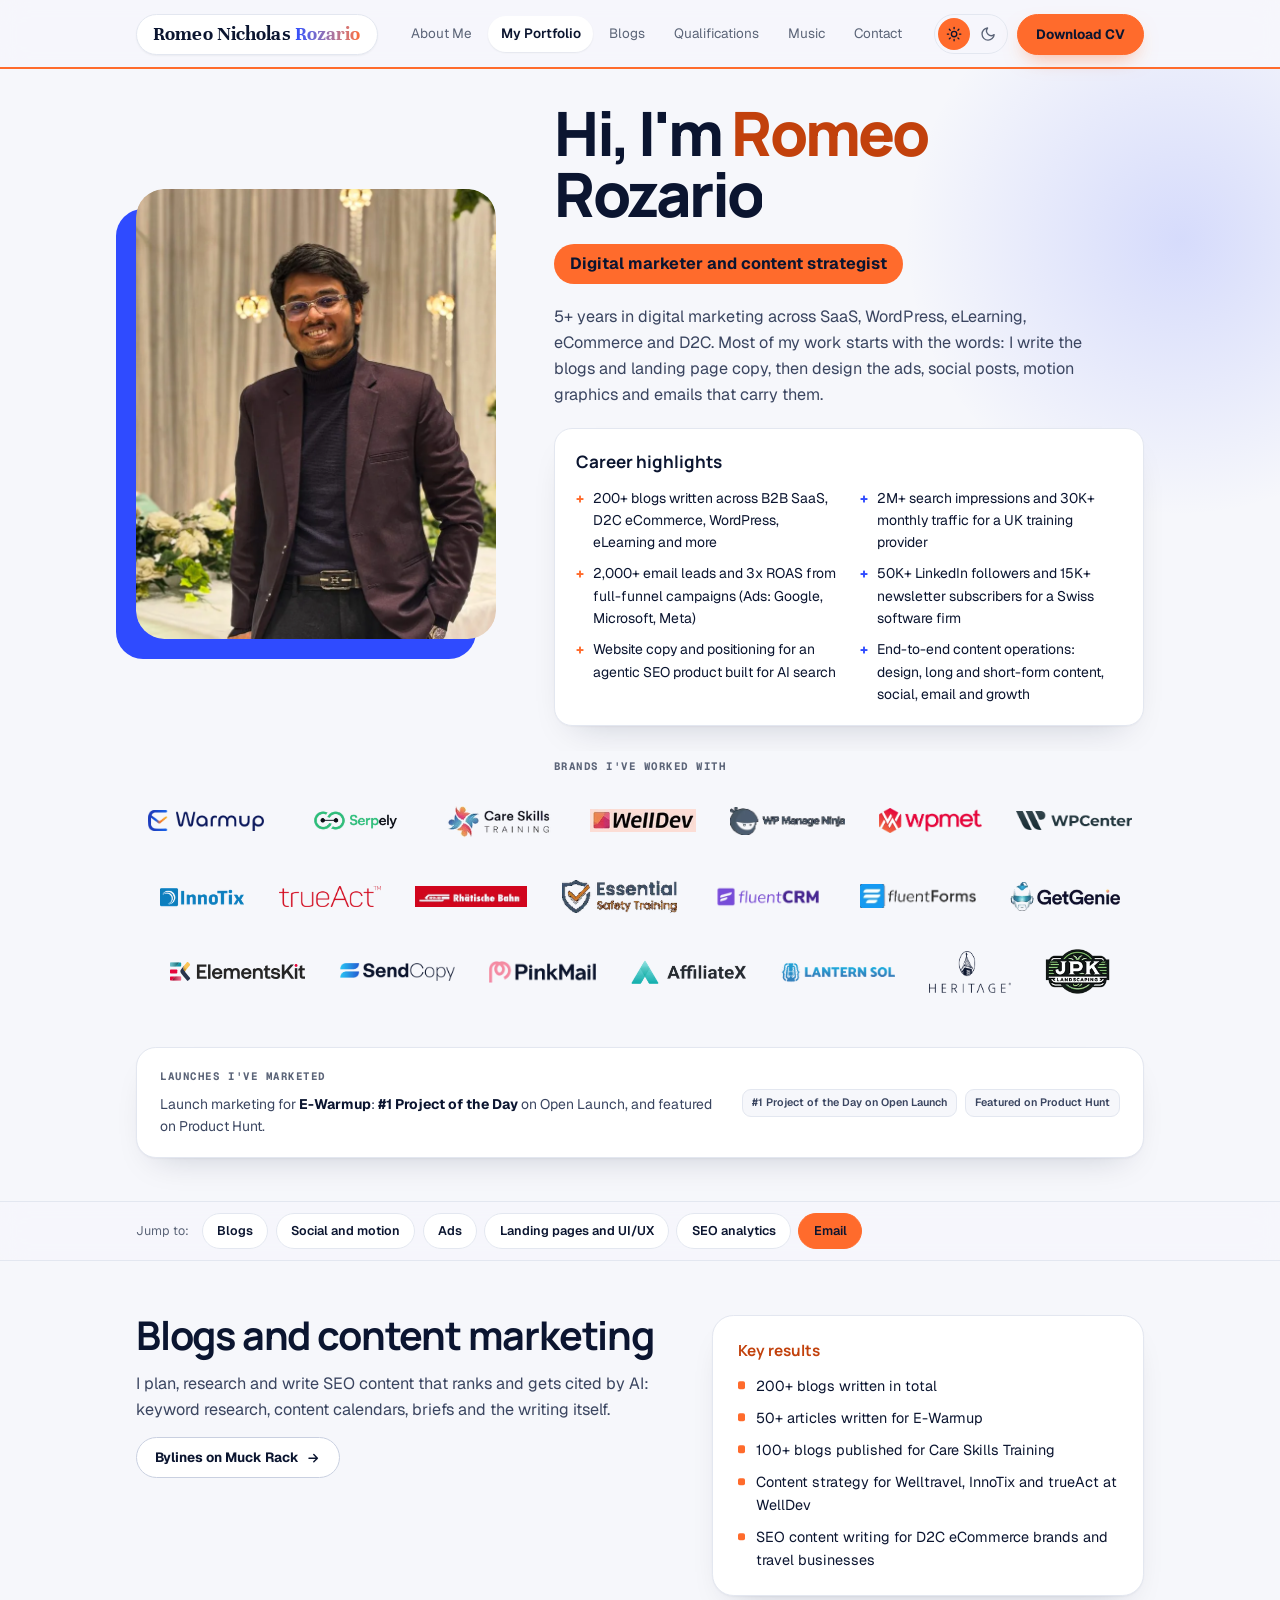
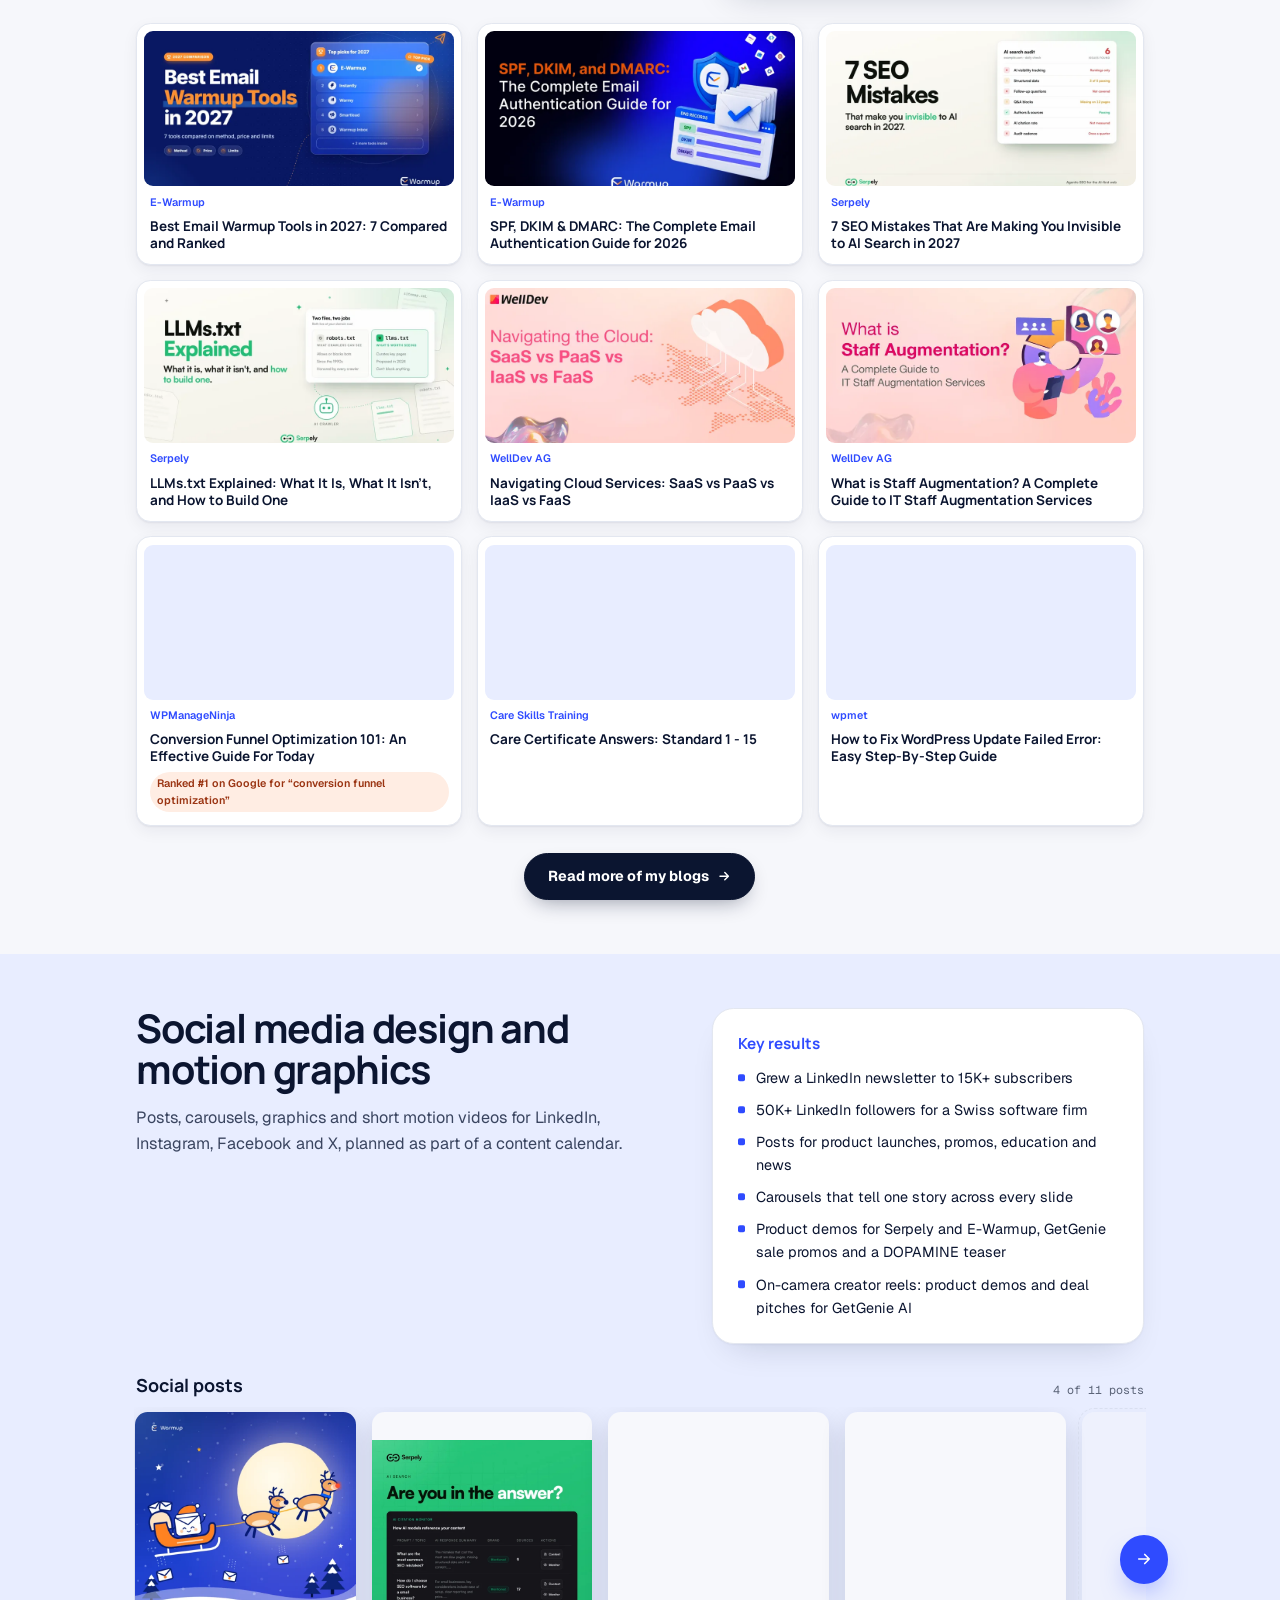
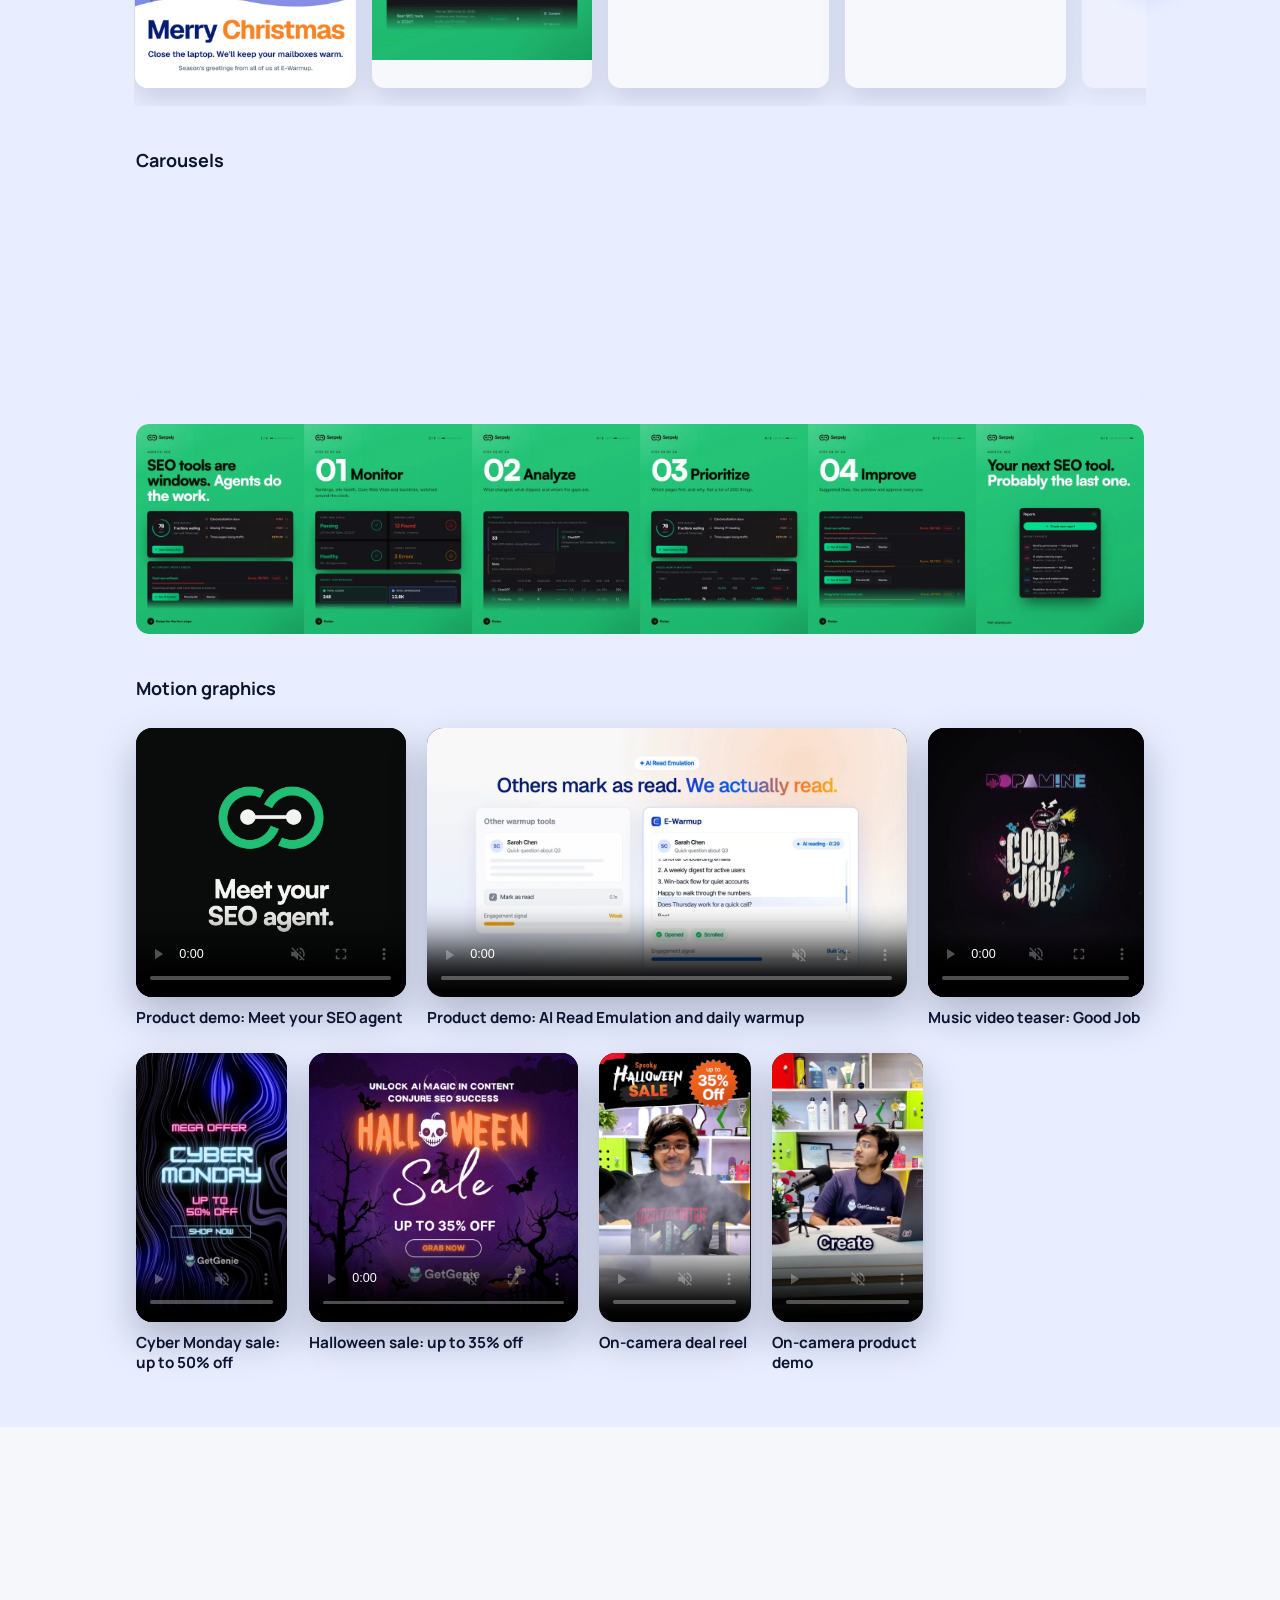
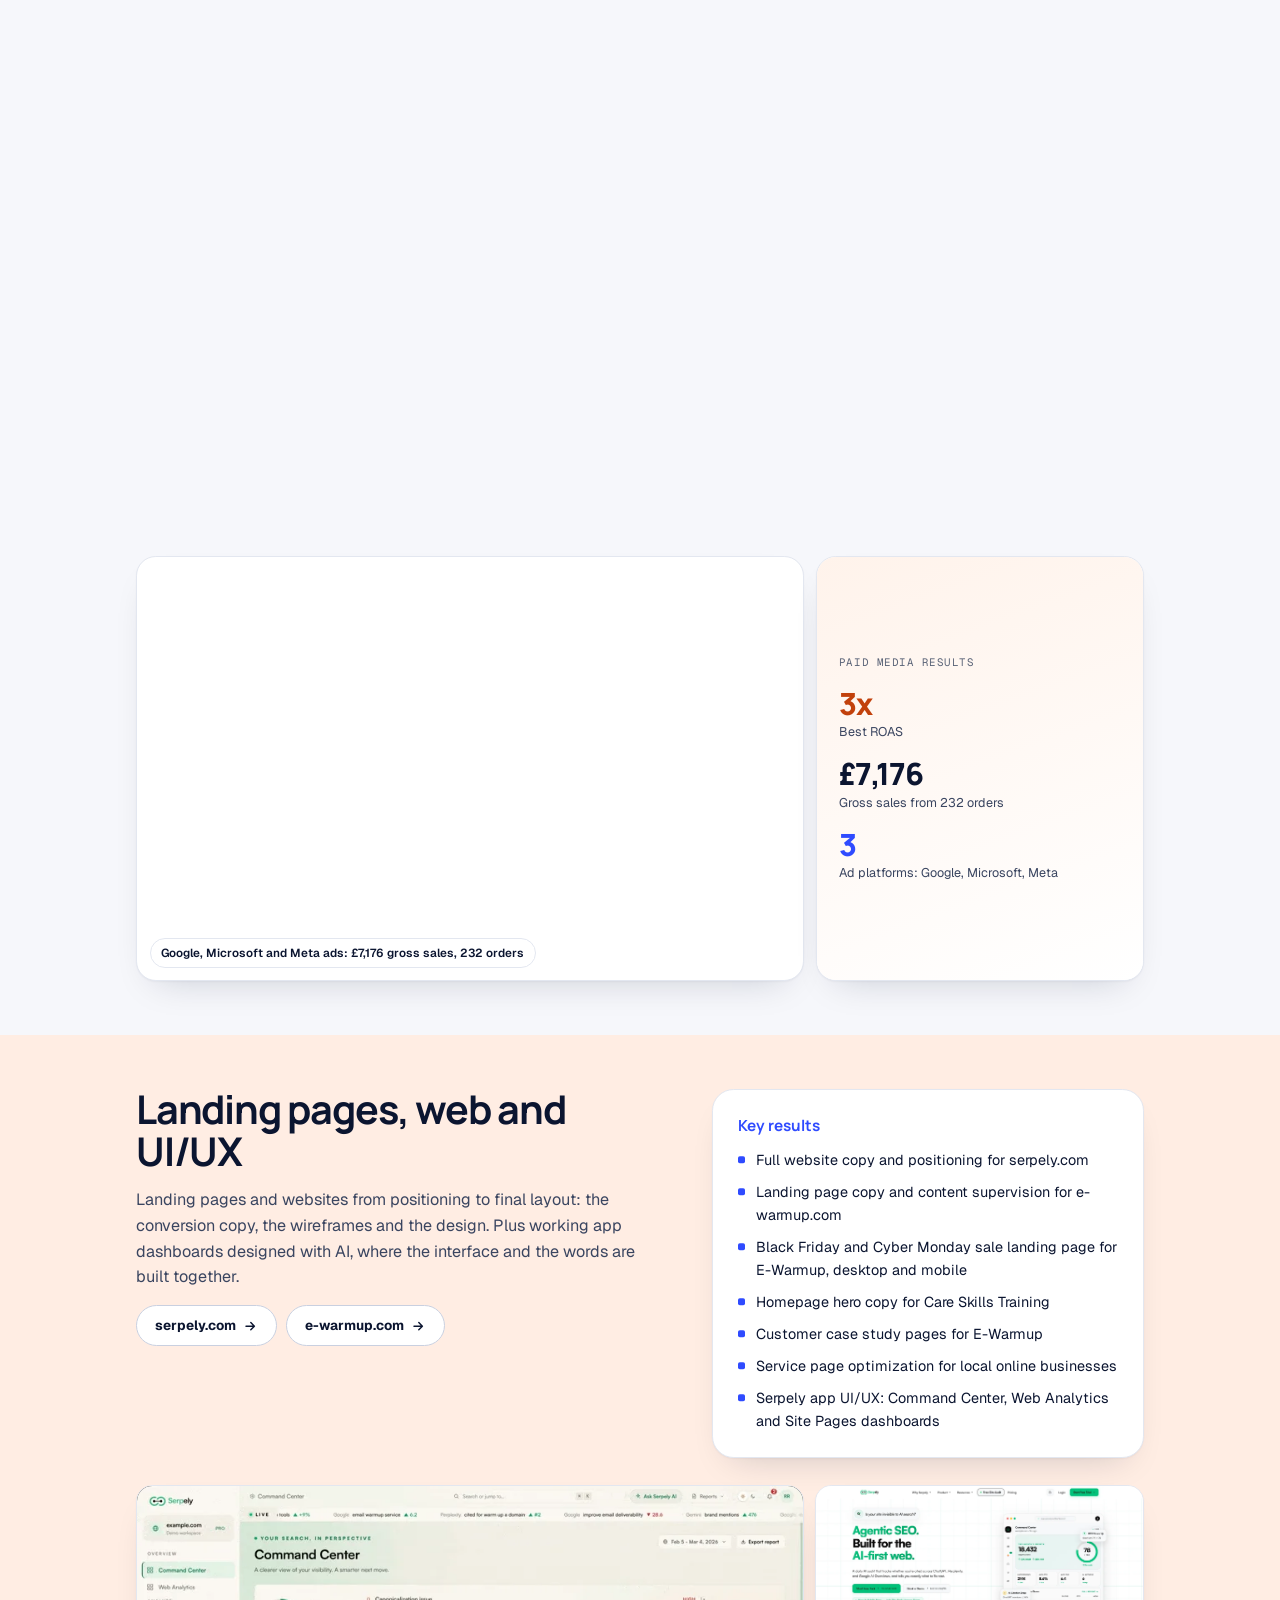
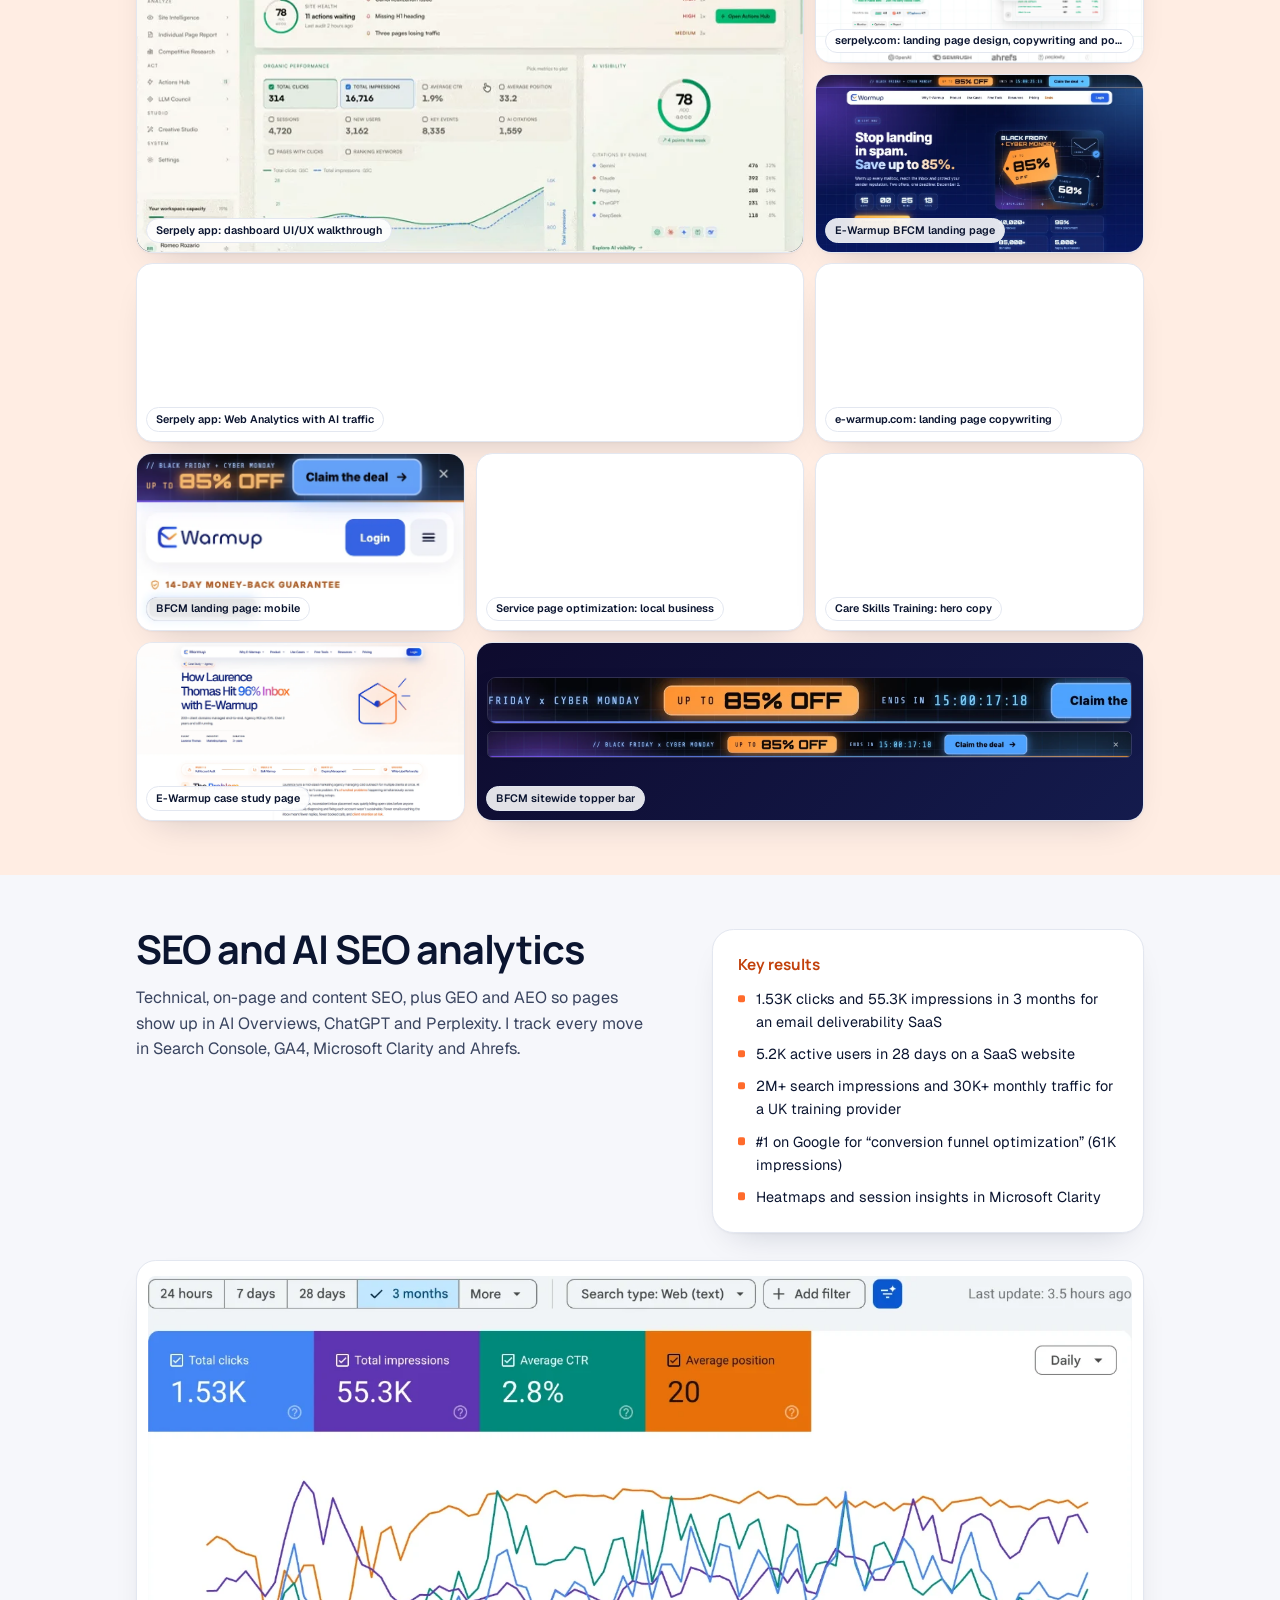
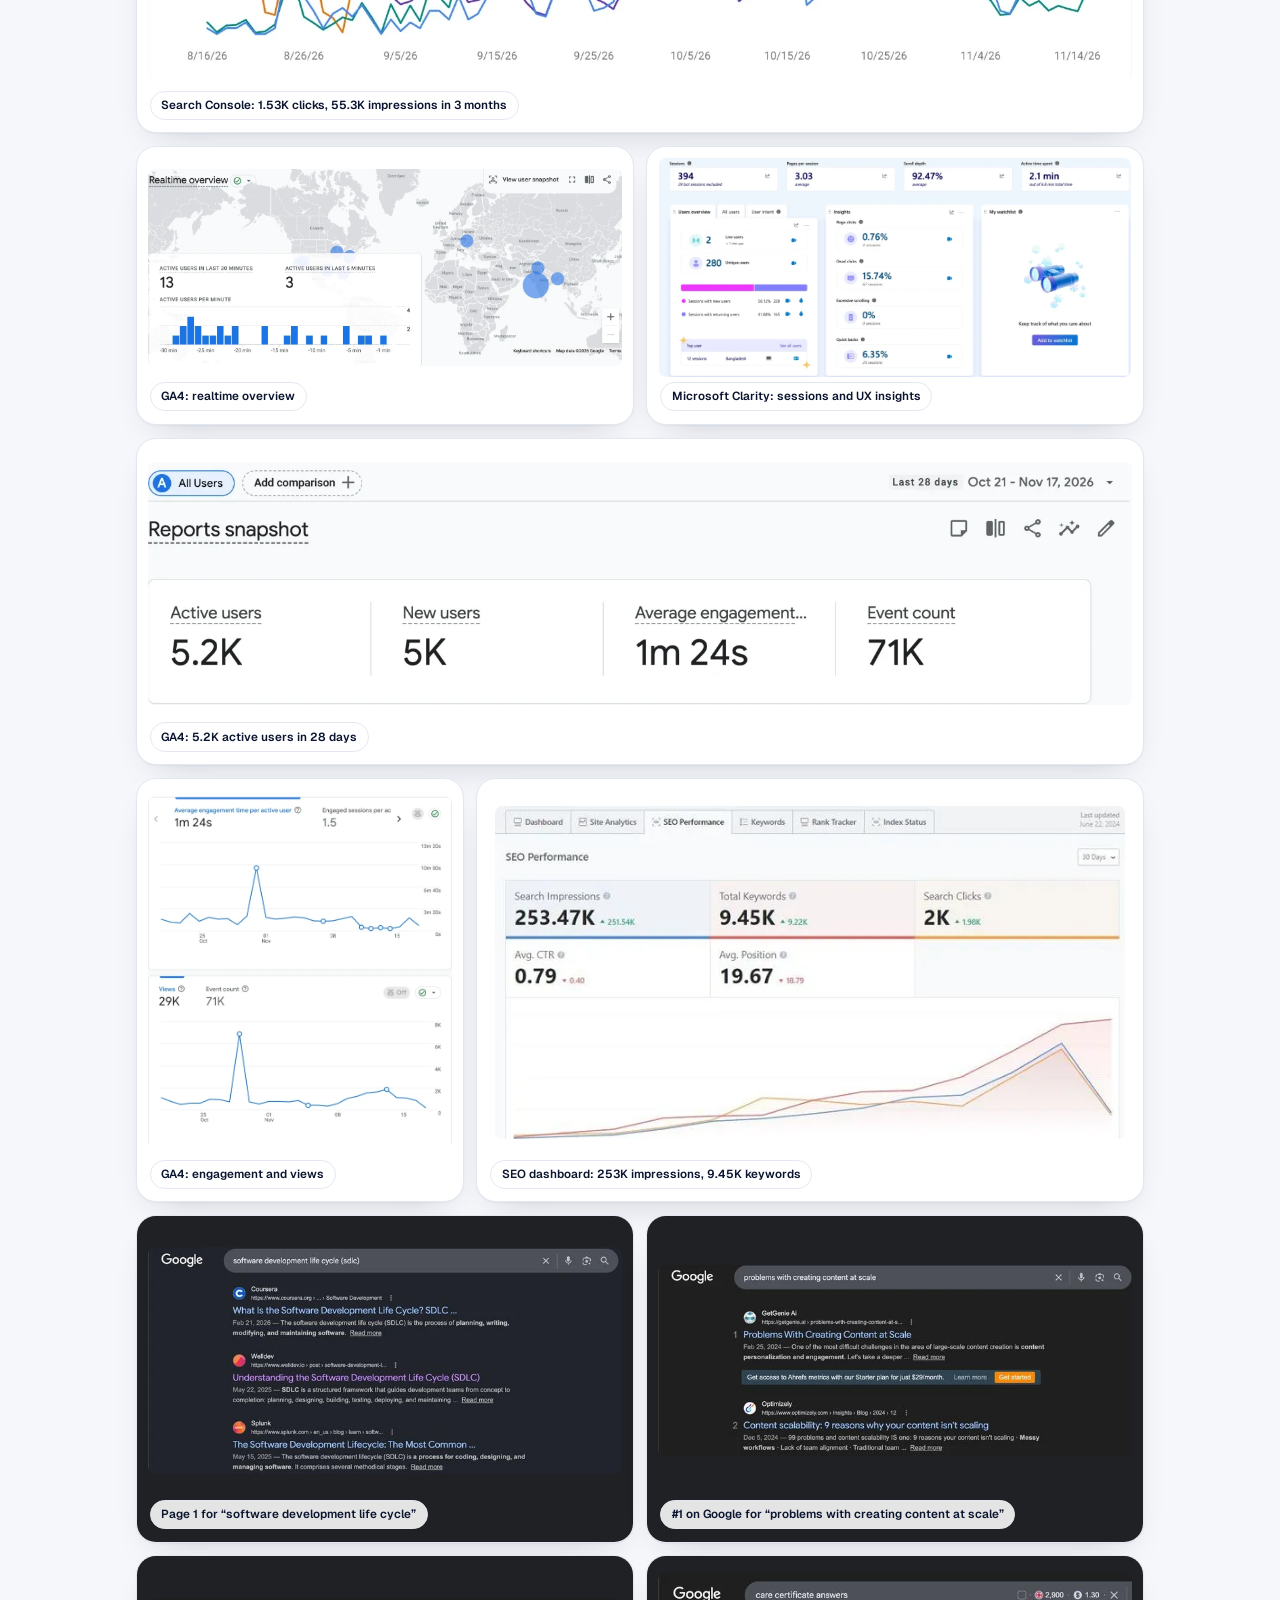
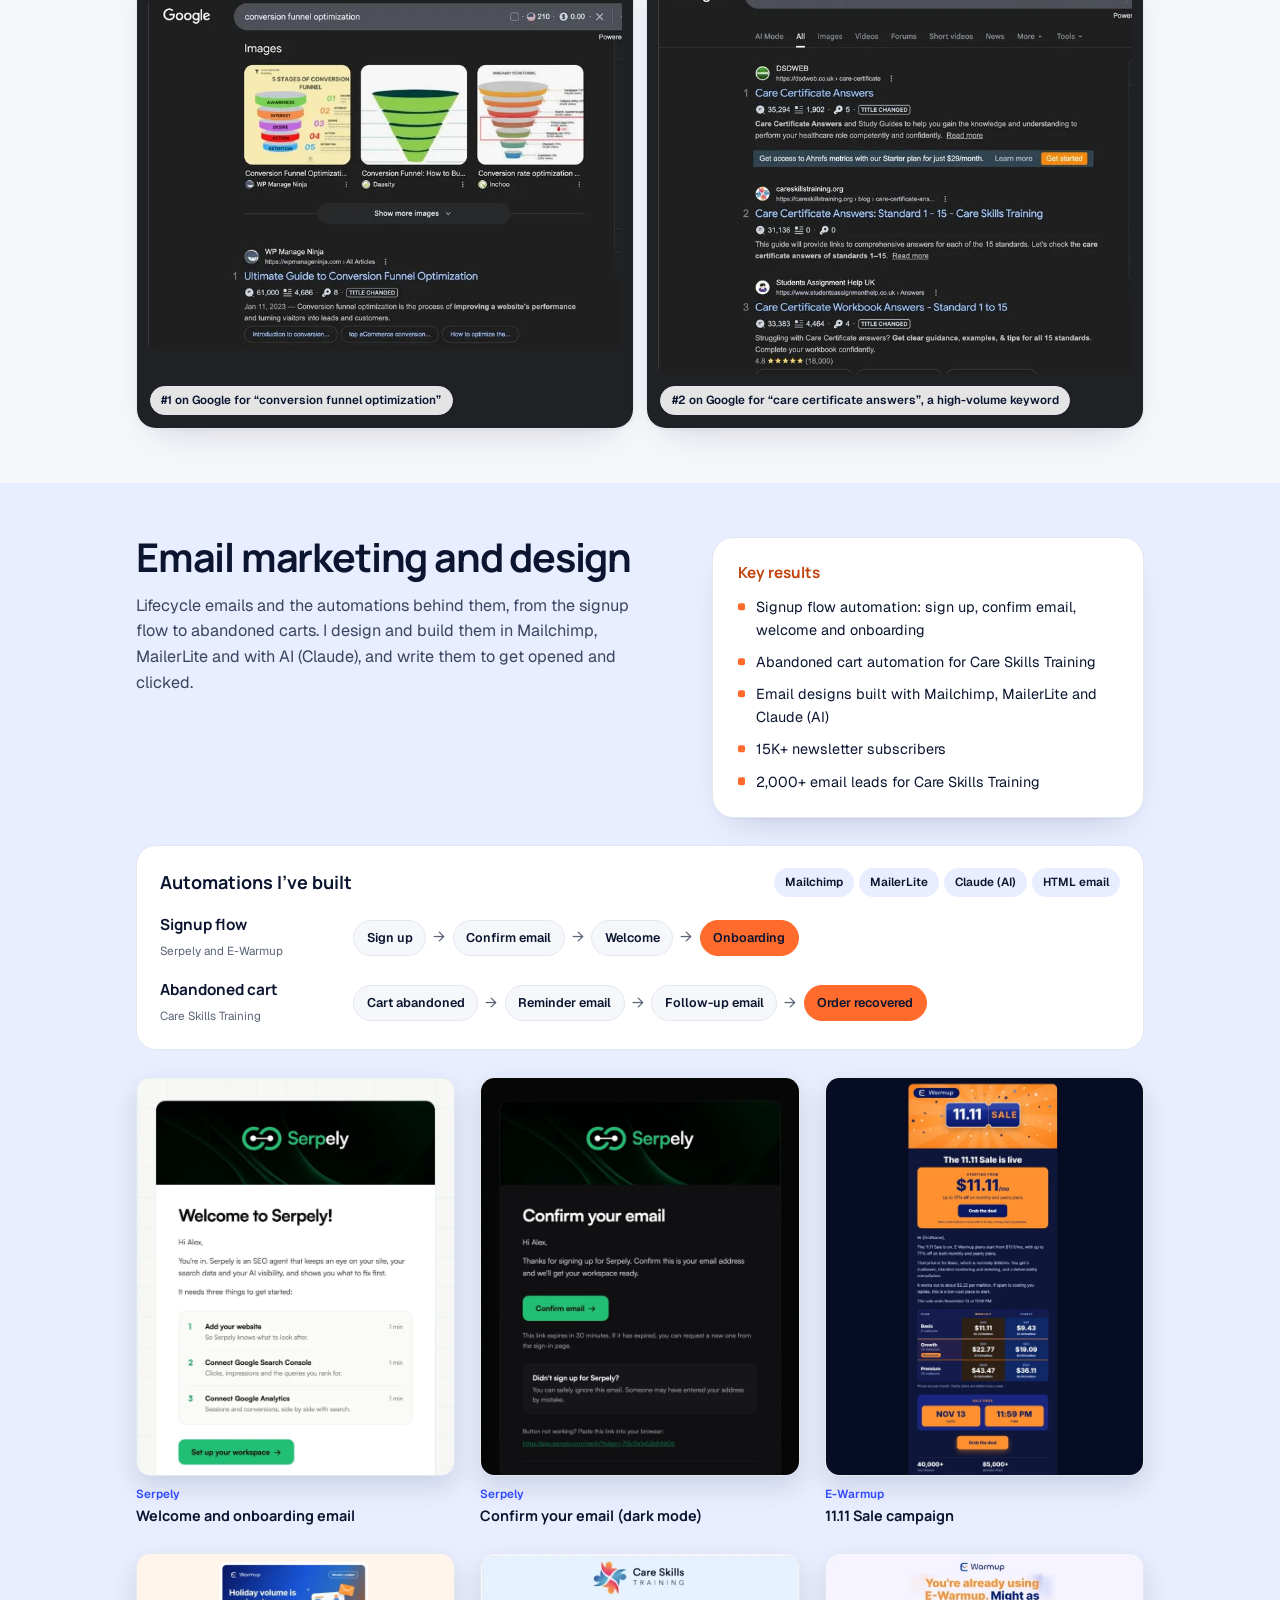
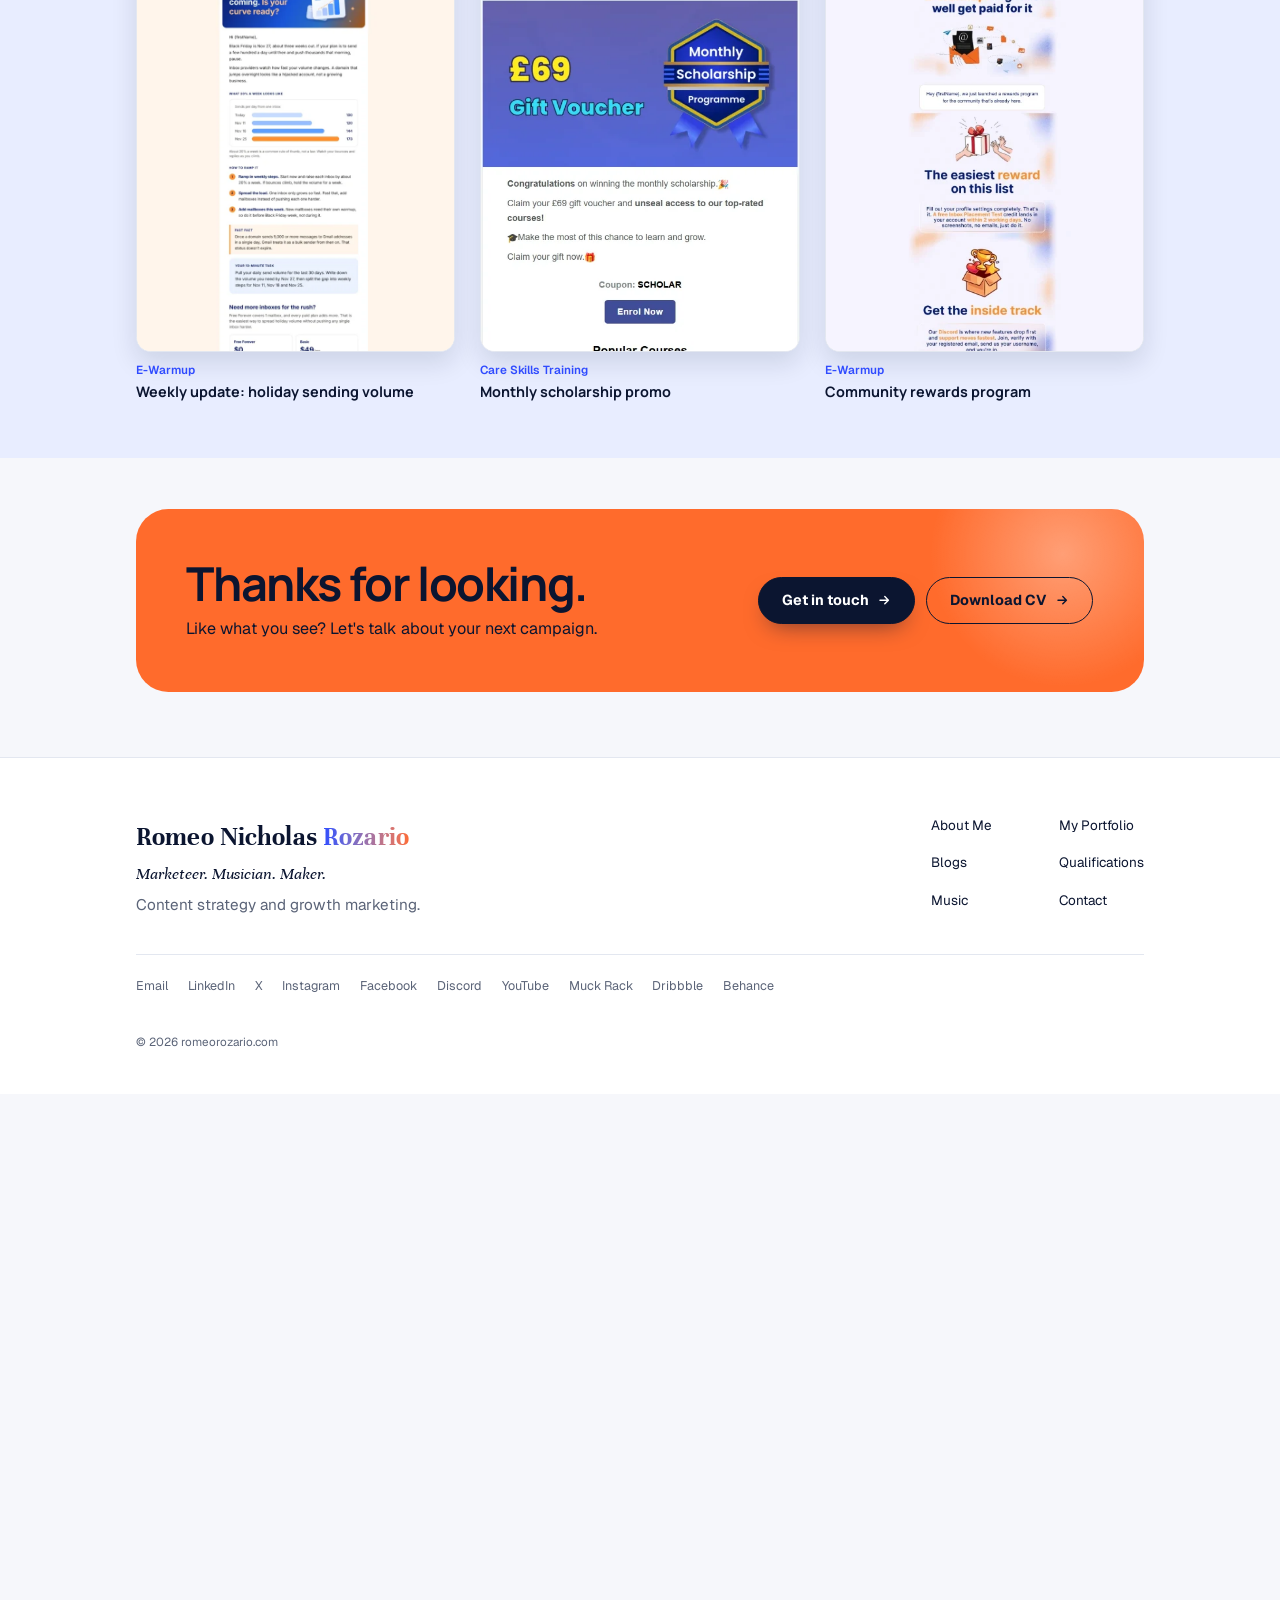
<file: portfolio.html>
<!DOCTYPE html>
<html lang="en" data-theme="light">
<head>
<meta charset="UTF-8">
<meta name="viewport" content="width=device-width, initial-scale=1">
<script>
  /* Set theme and the js flag before first paint, so there is no flash. */
  (function () {
    var d = document.documentElement, t = null;
    d.classList.add("js");
    /* Light by default on every new visit; a dark choice lasts for this browser session only. */
    try { t = sessionStorage.getItem("theme"); } catch (e) {}
    if (t !== "dark") t = "light";
    d.setAttribute("data-theme", t);
  })();
</script>
<!-- Google tag (gtag.js) -->
<script async src="https://www.googletagmanager.com/gtag/js?id=G-9D5DWVD4LX"></script>
<script>
  window.dataLayer = window.dataLayer || [];
  function gtag(){dataLayer.push(arguments);}
  gtag('js', new Date());
  gtag('config', 'G-9D5DWVD4LX');
</script>
<title>Content Marketing Portfolio | Romeo Nicholas Rozario</title>
<meta name="description" content="Content marketing and digital marketing portfolio of Romeo Rozario: SEO blogs, social media design, ads with 3x ROAS, landing pages, UI/UX and email marketing.">
<meta name="author" content="Romeo Nicholas Rozario">
<meta name="keywords" content="Romeo Nicholas Rozario portfolio, Romeo Rozario, content marketing portfolio, digital marketing portfolio, marketing specialist, SEO, social media design, paid media, UI/UX, email marketing">
<meta name="robots" content="index, follow, max-image-preview:large">
<meta name="google-site-verification" content="MgLc2EPak2qLwboO3UE4iZnTQsgrsQIcB6ugvh7PEeg">
<meta name="theme-color" content="#F6F7FB">
<link rel="canonical" href="https://romeorozario.com/portfolio">
<link rel="icon" type="image/x-icon" href="/favicon.ico">
<link rel="icon" type="image/png" sizes="512x512" href="/apple-touch-icon.png">
<link rel="apple-touch-icon" sizes="512x512" href="/apple-touch-icon.png">
<meta property="og:type" content="website">
<meta property="og:url" content="https://romeorozario.com/portfolio">
<meta property="og:title" content="Content Marketing Portfolio | Romeo Nicholas Rozario">
<meta property="og:description" content="Content marketing and digital marketing portfolio of Romeo Rozario: SEO blogs, social media design, ads with 3x ROAS, landing pages, UI/UX and email marketing.">
<meta property="og:image" content="https://romeorozario.com/images/site/portrait-burgundy-blazer.webp">
<meta property="og:site_name" content="Romeo Nicholas Rozario">
<meta name="twitter:card" content="summary_large_image">
<meta name="twitter:site" content="@allaboutromeo">
<meta name="twitter:title" content="Content Marketing Portfolio | Romeo Nicholas Rozario">
<meta name="twitter:description" content="Content marketing and digital marketing portfolio of Romeo Rozario: SEO blogs, social media design, ads with 3x ROAS, landing pages, UI/UX and email marketing.">
<meta name="twitter:image" content="https://romeorozario.com/images/site/portrait-burgundy-blazer.webp">
<link rel="preconnect" href="https://fonts.googleapis.com">
<link rel="preconnect" href="https://fonts.gstatic.com" crossorigin>
<link rel="stylesheet" href="https://fonts.googleapis.com/css2?family=Manrope:wght@500;600;700;800&amp;family=Unna:ital,wght@0,700;1,400;1,700&amp;family=Geist:wght@400;500;600;700&amp;family=Geist+Mono:wght@400;500&amp;display=swap">
<link rel="stylesheet" href="/css/site.css?v=20261118zd">
<script type="application/ld+json">{"@context": "https://schema.org", "@type": "CollectionPage", "name": "Portfolio of Romeo Nicholas Rozario", "url": "https://romeorozario.com/portfolio", "about": {"@id": "https://romeorozario.com/#person"}, "description": "Blogs, social media design, motion graphics, ad creatives, landing pages, UI/UX, SEO analytics and email marketing work."}</script>
<script type="application/ld+json">{"@context": "https://schema.org", "@type": "Person", "@id": "https://romeorozario.com/#person", "name": "Romeo Nicholas Rozario", "alternateName": ["Romeo Rozario", "Romeo N. Rozario"], "url": "https://romeorozario.com/", "image": "https://romeorozario.com/images/site/hero-portrait.webp", "jobTitle": ["Digital Marketing Specialist", "Marketing Project Coordinator", "Content and Social Media Manager"], "description": "Romeo Nicholas Rozario (Romeo Rozario) is a digital marketing specialist with 5+ years in content marketing, SEO, GEO, AEO, paid media, social and email for SaaS and D2C brands, and a guitarist in DOPAMINE, Buffering and Eden's Garden.", "sameAs": ["https://www.linkedin.com/in/romeo-rozario/", "https://x.com/allaboutromeo", "https://www.instagram.com/romeonicholasrozario", "https://www.facebook.com/romeonicholasrozario", "https://discord.com/users/473758414372077578", "https://www.youtube.com/@RomeoRozario", "https://muckrack.com/romeo-rozario/portfolio", "https://dribbble.com/romeonicholasrozario", "https://www.behance.net/romeonicholasrozario"], "knowsAbout": ["Digital Marketing", "Content Marketing", "Content Strategy", "SEO", "GEO", "AEO", "SaaS Marketing", "Paid Media", "Email Marketing", "Social Media Marketing", "UI/UX Copywriting", "Guitar", "Music Production"]}</script>
<script type="application/ld+json">{"@context": "https://schema.org", "@type": "BreadcrumbList", "itemListElement": [{"@type": "ListItem", "position": 1, "name": "Home", "item": "https://romeorozario.com/"}, {"@type": "ListItem", "position": 2, "name": "Portfolio", "item": "https://romeorozario.com/portfolio"}]}</script>
</head>
<body>
<a class="skip-link" href="#main">Skip to content</a>
<header class="site-header">
<div class="wrap header-row">
<a class="brand" href="/" aria-label="Romeo Nicholas Rozario, home"><span class="brand-name">Romeo <span class="mid">Nicholas </span><span class="grad">Rozario</span></span></a>
<nav class="nav-links" id="site-nav" aria-label="Primary">
<a href="/">About Me</a>
<a href="/portfolio" aria-current="page">My Portfolio</a>
<a href="/blog">Blogs</a>
<a href="/education">Qualifications</a>
<a href="/music">Music</a>
<a href="/#contact">Contact</a>
</nav>
<div class="header-actions">
<button type="button" class="theme-toggle" data-theme-toggle aria-label="Switch to dark mode" aria-pressed="false"><span class="t-sun"><svg width="18" height="18" viewBox="0 0 24 24" fill="none" stroke="currentColor" stroke-width="2" stroke-linecap="round" aria-hidden="true"><circle cx="12" cy="12" r="4"/><path d="M12 2v2M12 20v2M4.9 4.9l1.4 1.4M17.7 17.7l1.4 1.4M2 12h2M20 12h2M4.9 19.1l1.4-1.4M17.7 6.3l1.4-1.4"/></svg></span><span class="t-moon"><svg width="18" height="18" viewBox="0 0 24 24" fill="none" stroke="currentColor" stroke-width="2" stroke-linecap="round" stroke-linejoin="round" aria-hidden="true"><path d="M21 12.8A9 9 0 1 1 11.2 3a7 7 0 0 0 9.8 9.8z"/></svg></span></button>
<a class="btn btn--primary btn--sm" href="/Romeo%20Rozario%20CV%202026.pdf" download data-magnetic>Download CV</a>
<button type="button" class="menu-toggle" aria-controls="site-nav" aria-expanded="false" aria-label="Menu"><i></i></button>
</div>
</div>
<span class="progress" aria-hidden="true"></span>
</header>
<main id="main">

<section class="intro" aria-labelledby="intro-h">
<div class="glow" aria-hidden="true"></div>
<div class="wrap intro-grid">
<div class="intro-photo"><img src="/images/site/portrait-burgundy-blazer.webp" alt="Romeo Rozario in a burgundy blazer, smiling" width="800" height="915" fetchpriority="high" decoding="async"></div>
<div class="intro-copy">
<h1 id="intro-h" data-split>Hi, I'm <span class="accent">Romeo</span> Rozario</h1>
<p class="badge" data-enter style="--d: 380">Digital marketer and content strategist</p>
<p data-enter style="--d: 480">5+ years in digital marketing across SaaS, WordPress, eLearning, eCommerce and D2C. Most of my work starts with the words: I write the blogs and landing page copy, then design the ads, social posts, motion graphics and emails that carry them.</p>
<div class="highlights" data-enter style="--d: 580"><h2>Career highlights</h2><ul><li>200+ blogs written across B2B SaaS, D2C eCommerce, WordPress, eLearning and more</li><li>2M+ search impressions and 30K+ monthly traffic for a UK training provider</li><li>2,000+ email leads and 3x ROAS from full-funnel campaigns (Ads: Google, Microsoft, Meta)</li><li>50K+ LinkedIn followers and 15K+ newsletter subscribers for a Swiss software firm</li><li>Website copy and positioning for an agentic SEO product built for AI search</li><li>End-to-end content operations: design, long and short-form content, social, email and growth</li></ul></div>
</div>
</div>
</section>

<section class="pf-brands" aria-labelledby="pf-brands-h">
<div class="wrap">
<h2 class="eyebrow" id="pf-brands-h" data-reveal="fade">Brands I've worked with</h2>
<div class="logo-wall"><ul class="logo-row" data-stagger><li data-reveal="fade"><img src="/images/brand-logos/ewarmup.webp" width="600" height="111" alt="E-Warmup" loading="lazy" decoding="async" style="--h: 26px"></li><li data-reveal="fade"><img src="/images/brand-logos/serpely.webp" width="197" height="50" alt="Serpely" loading="lazy" decoding="async" style="--h: 36px"></li><li data-reveal="fade"><img src="/images/brand-logos/careskills.webp" width="159" height="50" alt="Care Skills Training" loading="lazy" decoding="async" style="--h: 38px"></li><li data-reveal="fade"><img src="/images/brand-logos/welldev.webp" width="163" height="36" alt="WellDev" loading="lazy" decoding="async" style="--h: 26px"></li><li data-reveal="fade"><img src="/images/brand-logos/wpmn.webp" width="243" height="60" alt="WP Manage Ninja" loading="lazy" decoding="async" style="--h: 34px"></li><li data-reveal="fade"><img src="/images/brand-logos/wpmet.webp" width="490" height="120" alt="WPMet" loading="lazy" decoding="async" style="--h: 28px"></li><li data-reveal="fade"><img src="/images/brand-logos/wpcenter.webp" width="600" height="98" alt="WPCenter" loading="lazy" decoding="async" style="--h: 24px"></li></ul><ul class="logo-row" data-stagger><li data-reveal="fade"><img src="/images/brand-logos/innotix.webp" width="146" height="50" alt="InnoTix" loading="lazy" decoding="async" style="--h: 32px"></li><li data-reveal="fade"><img src="/images/brand-logos/trueact.webp" width="600" height="127" alt="trueAct" loading="lazy" decoding="async" style="--h: 24px"></li><li data-reveal="fade"><img src="/images/brand-logos/rhb.webp" width="261" height="50" alt="Rhätische Bahn" loading="lazy" decoding="async" style="--h: 24px"></li><li data-reveal="fade"><img src="/images/brand-logos/essential.webp" width="175" height="50" alt="Essential Safety Training" loading="lazy" decoding="async" style="--h: 38px"></li><li data-reveal="fade"><img src="/images/brand-logos/fluentcrm.webp" width="253" height="50" alt="fluentCRM" loading="lazy" decoding="async" style="--h: 28px"></li><li data-reveal="fade"><img src="/images/brand-logos/fluentforms.webp" width="239" height="50" alt="Fluent Forms" loading="lazy" decoding="async" style="--h: 28px"></li><li data-reveal="fade"><img src="/images/brand-logos/getgenie.webp" width="187" height="49" alt="GetGenie" loading="lazy" decoding="async" style="--h: 32px"></li></ul><ul class="logo-row" data-stagger><li data-reveal="fade"><img src="/images/brand-logos/elementskit.svg" width="336" height="47" alt="ElementsKit" loading="lazy" decoding="async" style="--h: 21px; --mw: 150px"></li><li data-reveal="fade"><img src="/images/brand-logos/sendcopy.webp" width="600" height="95" alt="SendCopy" loading="lazy" decoding="async" style="--h: 22px"></li><li data-reveal="fade"><img src="/images/brand-logos/pink-mail-navy.png" width="249" height="50" alt="Pink Mail" loading="lazy" decoding="async" style="--h: 24px"></li><li data-reveal="fade"><img src="/images/brand-logos/affiliatex.webp" width="226" height="48" alt="AffiliateX" loading="lazy" decoding="async" style="--h: 28px"></li><li data-reveal="fade"><img src="/images/brand-logos/lantern-sol.webp" width="600" height="113" alt="Lantern Sol" loading="lazy" decoding="async" style="--h: 28px"></li><li data-reveal="fade"><img src="/images/brand-logos/heritage.webp" width="237" height="120" alt="Heritage" loading="lazy" decoding="async" style="--h: 46px"></li><li data-reveal="fade"><img src="/images/brand-logos/jpk-landscaping.png" width="110" height="77" alt="JPK Landscaping" loading="lazy" decoding="async" style="--h: 50px"></li></ul></div>
</div>
</section>

<section class="launches" aria-labelledby="launches-h">
<div class="wrap">
<div class="launches-box" data-reveal>
<div class="launches-copy">
<h2 class="eyebrow" id="launches-h">Launches I've marketed</h2>
<p>Launch marketing for <b>E-Warmup</b>: <b>#1 Project of the Day</b> on Open Launch, and featured on Product Hunt.</p>
</div>
<div class="launch-badges big"><a class="lbadge" href="https://open-launch.com/projects/e-warmup" target="_blank" rel="noopener"><img src="https://open-launch.com/images/badges/top1-light.svg" alt="E-Warmup: #1 Project of the Day on Open Launch" width="195" height="54" loading="lazy" decoding="async"></a><a class="lbadge" href="https://www.producthunt.com/products/e-warmup" target="_blank" rel="noopener"><img src="https://api.producthunt.com/widgets/embed-image/v1/featured.svg?post_id=1231997&amp;theme=light" alt="E-Warmup: Featured on Product Hunt" width="250" height="54" loading="lazy" decoding="async"></a></div>
</div>
</div>
</section>

<nav class="jump" data-jump aria-label="Jump to a type of work">
<div class="wrap"><span class="lbl">Jump to:</span><a href="#blogs">Blogs</a><a href="#social">Social and motion</a><a href="#ads">Ads</a><a href="#lp-web">Landing pages and UI/UX</a><a href="#seo">SEO analytics</a><a href="#email">Email</a></div>
</nav>
<section class="pf tint-bg acc-orange" id="blogs" aria-labelledby="blogs-h">
<div class="wrap">
<div class="pf-head">
<div class="lead" data-reveal>
<h2 class="h2" id="blogs-h">Blogs and content marketing</h2>
<p>I plan, research and write SEO content that ranks and gets cited by AI: keyword research, content calendars, briefs and the writing itself.</p>
<div class="links"><a class="btn btn--ghost btn--sm" href="https://muckrack.com/romeo-rozario/portfolio" target="_blank" rel="noopener">Bylines on Muck Rack<svg width="16" height="16" viewBox="0 0 24 24" fill="none" stroke="currentColor" stroke-width="2.4" stroke-linecap="round" stroke-linejoin="round" aria-hidden="true"><path d="M5 12h14M13 6l6 6-6 6"/></svg></a></div>
</div>
<div class="results" data-reveal><h3>Key results</h3><ul><li>200+ blogs written in total</li><li>50+ articles written for E-Warmup</li><li>100+ blogs published for Care Skills Training</li><li>Content strategy for Welltravel, InnoTix and trueAct at WellDev</li><li>SEO content writing for D2C eCommerce brands and travel businesses</li></ul></div>
</div>
<div class="ccards" data-stagger><a class="ccard" href="https://e-warmup.com/blog/best-email-warmup-tool/" target="_blank" rel="noopener" data-reveal><span class="cover"><img src="/images/blog-covers/ewarmup-best-email-warmup-tools.webp" alt="" width="800" height="450" loading="lazy" decoding="async"></span><span class="pub">E-Warmup</span><span class="title">Best Email Warmup Tools in 2027: 7 Compared and Ranked</span></a><a class="ccard" href="https://e-warmup.com/blog/spf-dkim-dmarc-full-email-authentication-guide/" target="_blank" rel="noopener" data-reveal><span class="cover"><img src="/images/blog-covers/e-warmup-spf-dkim-and-dmarc-the-complete-email-authentication-guide-fo.webp" alt="" width="800" height="450" loading="lazy" decoding="async"></span><span class="pub">E-Warmup</span><span class="title">SPF, DKIM &amp; DMARC: The Complete Email Authentication Guide for 2026</span></a><a class="ccard" href="https://serpely.com/blog/seo-mistakes-ai-search-visibility" target="_blank" rel="noopener" data-reveal><span class="cover"><img src="/images/blog-covers/serpely-seo-mistakes-ai-search.webp" alt="" width="800" height="450" loading="lazy" decoding="async"></span><span class="pub">Serpely</span><span class="title">7 SEO Mistakes That Are Making You Invisible to AI Search in 2027</span></a><a class="ccard" href="https://serpely.com/blog/llms-txt-explained" target="_blank" rel="noopener" data-reveal><span class="cover"><img src="/images/blog-covers/serpely-llms-txt-explained.webp" alt="" width="800" height="450" loading="lazy" decoding="async"></span><span class="pub">Serpely</span><span class="title">LLMs.txt Explained: What It Is, What It Isn't, and How to Build One</span></a><a class="ccard" href="https://www.welldev.io/post/saas-vs-paas-vs-iaas-vs-faas" target="_blank" rel="noopener" data-reveal><span class="cover"><img src="/images/blog-covers/welldev-saas-paas-iaas-faas.webp" alt="" width="800" height="450" loading="lazy" decoding="async"></span><span class="pub">WellDev AG</span><span class="title">Navigating Cloud Services: SaaS vs PaaS vs IaaS vs FaaS</span></a><a class="ccard" href="https://www.welldev.io/post/what-is-staff-augmentation-a-complete-guide-to-it-staff-augmentation-services" target="_blank" rel="noopener" data-reveal><span class="cover"><img src="/images/blog-covers/welldev-staff-augmentation.webp" alt="" width="800" height="419" loading="lazy" decoding="async"></span><span class="pub">WellDev AG</span><span class="title">What is Staff Augmentation? A Complete Guide to IT Staff Augmentation Services</span></a><a class="ccard" href="https://wpmanageninja.com/ultimate-guide-to-conversion-funnel-optimization/" target="_blank" rel="noopener" data-reveal><span class="cover"><img src="/images/blog-covers/wpmanageninja-conversion-funnel-optimization-101-an-effective-guide-fo.webp" alt="" width="800" height="419" loading="lazy" decoding="async"></span><span class="pub">WPManageNinja</span><span class="title">Conversion Funnel Optimization 101: An Effective Guide For Today</span><span class="tag">Ranked #1 on Google for “conversion funnel optimization”</span></a><a class="ccard" href="https://careskillstraining.org/blog/care-certificate-answers/" target="_blank" rel="noopener" data-reveal><span class="cover"><img src="/images/blog-covers/care-skills-training-care-certificate-answers-standard-1-15.webp" alt="" width="800" height="417" loading="lazy" decoding="async"></span><span class="pub">Care Skills Training</span><span class="title">Care Certificate Answers: Standard 1 - 15</span></a><div class="ccard" data-reveal><span class="cover"><img src="/images/blog-covers/wpmet-wordpress-update-failed.webp" alt="" width="800" height="457" loading="lazy" decoding="async"></span><span class="pub">wpmet</span><span class="title">How to Fix WordPress Update Failed Error: Easy Step-By-Step Guide</span></div></div><div class="center-cta"><a class="btn btn--ink" href="/blog" data-magnetic>Read more of my blogs<svg width="16" height="16" viewBox="0 0 24 24" fill="none" stroke="currentColor" stroke-width="2.4" stroke-linecap="round" stroke-linejoin="round" aria-hidden="true"><path d="M5 12h14M13 6l6 6-6 6"/></svg></a></div>
</div>
</section><section class="pf tint-sky acc-cobalt" id="social" aria-labelledby="social-h">
<div class="wrap">
<div class="pf-head">
<div class="lead" data-reveal>
<h2 class="h2" id="social-h">Social media design and motion graphics</h2>
<p>Posts, carousels, graphics and short motion videos for LinkedIn, Instagram, Facebook and X, planned as part of a content calendar.</p>

</div>
<div class="results" data-reveal><h3>Key results</h3><ul><li>Grew a LinkedIn newsletter to 15K+ subscribers</li><li>50K+ LinkedIn followers for a Swiss software firm</li><li>Posts for product launches, promos, education and news</li><li>Carousels that tell one story across every slide</li><li>Product demos for Serpely and E-Warmup, GetGenie sale promos and a DOPAMINE teaser</li><li>On-camera creator reels: product demos and deal pitches for GetGenie AI</li></ul></div>
</div>
<div style="display: flex; flex-direction: column; gap: 44px"><div class="slider" data-slider data-reveal>
<div class="slider-head"><h3 class="sub-h">Social posts</h3><p class="count" aria-live="polite">4 of 11 posts</p></div>
<div class="slider-view">
<div class="slider-track" tabindex="0" aria-label="Social posts, scroll sideways"><figure class="slide"><img src="/images/social-media-designs/christmas-greeting.webp" alt="E-Warmup Christmas post: an envelope mascot in a sleigh with reindeer, Merry Christmas" width="640" height="800" loading="lazy" decoding="async" data-zoom></figure><figure class="slide"><img src="/images/social-media-designs/are-you-in-the-answer.webp" alt="Serpely post: Are you in the answer? with an AI Citation Monitor table" width="640" height="640" loading="lazy" decoding="async" data-zoom></figure><figure class="slide"><img src="/images/social-media-designs/deliverability-agent-launch.webp" alt="E-Warmup feature launch post: Introducing Deliverability Agent, with a product dashboard" width="640" height="640" loading="lazy" decoding="async" data-zoom></figure><figure class="slide"><img src="/images/social-media-designs/meme-ai-search-vs-seo-only.webp" alt="Meme: users searching with AI (GEO, AEO, AIO) chasing websites optimized for Google search only" width="500" height="544" loading="lazy" decoding="async" data-zoom></figure><figure class="slide"><img src="/images/social-media-designs/one-tool-not-a-stack.webp" alt="Serpely post: One tool. Not a stack. with site health and AI visibility scores" width="640" height="800" loading="lazy" decoding="async" data-zoom></figure><figure class="slide"><img src="/images/social-media-designs/free-forever-plan-receipt.webp" alt="E-Warmup post styled as a receipt: Try E-Warmup for $0, total $0.00" width="640" height="640" loading="lazy" decoding="async" data-zoom></figure><figure class="slide"><img src="/images/social-media-designs/audits-minus-the-dread.webp" alt="Serpely technical SEO post: Audits, minus the dread, with Core Web Vitals and schema audit cards" width="640" height="800" loading="lazy" decoding="async" data-zoom></figure><figure class="slide"><img src="/images/social-media-designs/lifetime-deal-launch.webp" alt="E-Warmup promo post: Still landing in spam? Lifetime deal, pay once, own it forever" width="640" height="640" loading="lazy" decoding="async" data-zoom></figure><figure class="slide"><img src="/images/social-media-designs/only-2-outcomes-in-ai-search.webp" alt="Serpely post styled as a terminal: In AI search there are only 2 outcomes, retrieved or invisible" width="640" height="640" loading="lazy" decoding="async" data-zoom></figure><figure class="slide"><img src="/images/social-media-designs/anatomy-of-a-bounce-code.webp" alt="E-Warmup educational post explaining the bounce code 550 5.7.26" width="640" height="800" loading="lazy" decoding="async" data-zoom></figure><figure class="slide"><img src="/images/social-media-designs/why-your-competitor-ranks-higher-in-ai.webp" alt="Serpely post: Why your competitor is ranking higher in AI, with an AI citation tracker table" width="638" height="800" loading="lazy" decoding="async" data-zoom></figure></div>
<button type="button" class="arrow-btn prev" aria-label="Previous posts"><svg width="20" height="20" viewBox="0 0 24 24" fill="none" stroke="currentColor" stroke-width="2.2" stroke-linecap="round" stroke-linejoin="round" aria-hidden="true"><path d="M19 12H5M11 6l-6 6 6 6"/></svg></button>
<button type="button" class="arrow-btn next" aria-label="Next posts"><svg width="20" height="20" viewBox="0 0 24 24" fill="none" stroke="currentColor" stroke-width="2.2" stroke-linecap="round" stroke-linejoin="round" aria-hidden="true"><path d="M5 12h14M13 6l6 6-6 6"/></svg></button>
</div>
</div><div class="strips"><h3 class="sub-h" data-reveal>Carousels</h3><div class="strip-scroll" data-reveal><img src="/images/social-media-designs/carousel-what-happens-after-a-warmup-email-lands.webp" alt="E-Warmup LinkedIn carousel about AI Read Emulation, 6 slides" width="1944" height="405" loading="lazy" decoding="async" data-zoom></div><div class="strip-scroll" data-reveal><img src="/images/social-media-designs/carousels/serpely-carousel-agentic-seo.webp" alt="Serpely carousel on agentic SEO, 6 slides: Monitor, Analyze, Prioritize, Improve, and your next SEO tool" width="2592" height="540" loading="lazy" decoding="async" data-zoom></div></div><div class="motion"><h3 class="sub-h" data-reveal>Motion graphics</h3><div class="motion-row" data-stagger><figure style="flex: 1 1 280px" class="" data-reveal><video controls muted loop playsinline preload="none" data-autoplay poster="/videos/motion-graphics/serpely-demo-v4-square-poster.webp" aria-label="Serpely product demo motion graphic" style="aspect-ratio: 1 / 1"><source src="/videos/motion-graphics/serpely-demo-v4-square-web.mp4" type="video/mp4"></video><figcaption>Product demo: Meet your SEO agent</figcaption></figure><figure style="flex: 1.78 1 498px" class="wide" data-reveal><video controls muted loop playsinline preload="none" data-autoplay poster="/videos/motion-graphics/ewarmup-demo-poster.webp" aria-label="E-Warmup product demo motion graphic" style="aspect-ratio: 16 / 9"><source src="/videos/motion-graphics/ewarmup-demo-web.mp4" type="video/mp4"></video><figcaption>Product demo: AI Read Emulation and daily warmup</figcaption></figure><figure style="flex: 0.8 1 224px" class="" data-reveal><video controls muted loop playsinline preload="none" data-autoplay poster="/videos/music/dopamine-good-job-teaser-poster.webp" aria-label="DOPAMINE Good Job music video teaser" style="aspect-ratio: 4 / 5"><source src="/videos/music/dopamine-good-job-teaser-4x5-web.mp4" type="video/mp4"></video><figcaption>Music video teaser: Good Job</figcaption></figure></div><div class="motion-row" data-stagger><figure style="flex: 0 0 168px" class="tall" data-reveal><video controls muted loop playsinline preload="none" data-autoplay poster="/videos/motion-graphics/getgenie-cyber-monday-poster.webp" aria-label="GetGenie Cyber Monday sale motion graphic, vertical" style="aspect-ratio: 9 / 16"><source src="/videos/motion-graphics/getgenie-cyber-monday-9x16-web.mp4" type="video/mp4"></video><figcaption>Cyber Monday sale: up to 50% off</figcaption></figure><figure style="flex: 0 0 299px" class="" data-reveal><video controls muted loop playsinline preload="none" data-autoplay poster="/videos/motion-graphics/getgenie-halloween-sale-poster.webp" aria-label="GetGenie Halloween sale motion graphic, square" style="aspect-ratio: 1 / 1"><source src="/videos/motion-graphics/getgenie-halloween-sale-1x1-web.mp4" type="video/mp4"></video><figcaption>Halloween sale: up to 35% off</figcaption></figure><figure style="flex: 0 0 168px" class="tall" data-reveal><video controls muted loop playsinline preload="none" data-autoplay poster="/videos/creator-reels/getgenie-halloween-sale-reel-poster.webp" aria-label="Romeo Rozario on camera presenting the GetGenie AI Halloween sale, vertical reel" style="aspect-ratio: 9 / 16"><source src="/videos/creator-reels/getgenie-halloween-sale-reel-web.mp4" type="video/mp4"></video><figcaption>On-camera deal reel</figcaption></figure><figure style="flex: 0 0 168px" class="tall" data-reveal><video controls muted loop playsinline preload="none" data-autoplay poster="/videos/creator-reels/getgenie-seo-content-reel-poster.webp" aria-label="Romeo Rozario on camera demoing GetGenie AI for SEO-friendly content, vertical reel" style="aspect-ratio: 9 / 16"><source src="/videos/creator-reels/getgenie-seo-content-reel-web.mp4" type="video/mp4"></video><figcaption>On-camera product demo</figcaption></figure></div></div></div>
</div>
</section><section class="pf tint-bg acc-orange" id="ads" aria-labelledby="ads-h">
<div class="wrap">
<div class="pf-head">
<div class="lead" data-reveal>
<h2 class="h2" id="ads-h">Ad creatives and paid media</h2>
<p>Concept, copy and design for paid campaigns on Meta, Google, Microsoft and LinkedIn, plus running and optimising them.</p>

</div>
<div class="results" data-reveal><h3>Key results</h3><ul><li>2x ROAS on E-Warmup campaigns</li><li>3x ROAS for Care Skills Training</li><li>Ran Google, Microsoft and Meta campaigns</li><li>£7,176 gross sales from 232 orders on paid campaigns</li><li>Black Friday, Cyber Monday and 11.11 sale creatives for E-Warmup</li></ul></div>
</div>
<div class="ads-wall" data-stagger><figure data-reveal><img src="/images/ad-creatives/ewarmup-bfcm-black-friday-ad-1x1.webp" alt="E-Warmup Black Friday ad: Stop landing in spam, with spam and inbox cards and up to 85% off" width="1200" height="1200" loading="lazy" decoding="async" data-zoom style="width: 320px"><figcaption><p class="t">Black Friday feed ad</p><p class="s">E-Warmup BFCM sale, 1:1</p></figcaption></figure><figure data-reveal><img src="/images/ad-creatives/ewarmup-bfcm-cyber-monday-ad-4x5.webp" alt="E-Warmup Cyber Monday ad: up to 85% off, 85% off first month, 60% off yearly plans" width="1080" height="1350" loading="lazy" decoding="async" data-zoom style="width: 256px"><figcaption><p class="t">Cyber Monday feed ad</p><p class="s">E-Warmup BFCM sale, 4:5</p></figcaption></figure><figure data-reveal><img src="/images/ad-creatives/ewarmup-1111-sale-facebook-feed-ad.webp" alt="Facebook sponsored post for the E-Warmup 11.11 Sale: starting from $11.11 a month, up to 77% off monthly and yearly plans" width="490" height="733" loading="lazy" decoding="async" class="mock" data-zoom style="width: 214px"><figcaption><p class="t">Facebook feed ad</p><p class="s">E-Warmup 11.11 Sale</p></figcaption></figure><figure data-reveal><img src="/images/ad-creatives/ewarmup-1111-sale-instagram-feed-ad.webp" alt="Instagram ad for the E-Warmup 11.11 Sale with an orange envelope: starting from $11.11 a month, up to 77% off" width="318" height="538" loading="lazy" decoding="async" class="mock" data-zoom style="width: 189px"><figcaption><p class="t">Instagram feed ad</p><p class="s">E-Warmup 11.11 Sale</p></figcaption></figure></div><div class="bento " style="--cols: 6; --rowh: 40px; --gap: 14px" data-stagger><figure class="" style="grid-column: span 4; grid-row: span 9" data-reveal><div class="fit "><img src="/images/seo-analytics/careskills-ecommerce-revenue-gross-sales.webp" alt="eCommerce revenue report from paid campaigns: £7,176.30 gross sales, 232 orders" width="700" height="386" loading="lazy" decoding="async" data-zoom></div><figcaption class="bchip">Google, Microsoft and Meta ads: £7,176 gross sales, 232 orders</figcaption></figure><figure class="" style="grid-column: span 2; grid-row: span 9" data-reveal><div class="panel-stats"><p class="eyebrow" aria-hidden="true">Paid media results</p><div><b class="c-orange">3x</b><span>Best ROAS</span></div><div><b class="">£7,176</b><span>Gross sales from 232 orders</span></div><div><b class="c-link">3</b><span>Ad platforms: Google, Microsoft, Meta</span></div></div></figure></div>
</div>
</section><section class="pf tint-peach acc-cobalt" id="lp-web" aria-labelledby="lp-web-h">
<div class="wrap">
<div class="pf-head">
<div class="lead" data-reveal>
<h2 class="h2" id="lp-web-h">Landing pages, web and UI/UX</h2>
<p>Landing pages and websites from positioning to final layout: the conversion copy, the wireframes and the design. Plus working app dashboards designed with AI, where the interface and the words are built together.</p>
<div class="links"><a class="btn btn--ghost btn--sm" href="https://serpely.com" target="_blank" rel="noopener">serpely.com<svg width="16" height="16" viewBox="0 0 24 24" fill="none" stroke="currentColor" stroke-width="2.4" stroke-linecap="round" stroke-linejoin="round" aria-hidden="true"><path d="M5 12h14M13 6l6 6-6 6"/></svg></a><a class="btn btn--ghost btn--sm" href="https://e-warmup.com" target="_blank" rel="noopener">e-warmup.com<svg width="16" height="16" viewBox="0 0 24 24" fill="none" stroke="currentColor" stroke-width="2.4" stroke-linecap="round" stroke-linejoin="round" aria-hidden="true"><path d="M5 12h14M13 6l6 6-6 6"/></svg></a></div>
</div>
<div class="results" data-reveal><h3>Key results</h3><ul><li>Full website copy and positioning for serpely.com</li><li>Landing page copy and content supervision for e-warmup.com</li><li>Black Friday and Cyber Monday sale landing page for E-Warmup, desktop and mobile</li><li>Homepage hero copy for Care Skills Training</li><li>Customer case study pages for E-Warmup</li><li>Service page optimization for local online businesses</li><li>Serpely app UI/UX: Command Center, Web Analytics and Site Pages dashboards</li></ul></div>
</div>
<div class="bento gallery" data-stagger><figure class="feature" style="grid-column: span 2; grid-row: span 2" data-reveal><video class="fill" muted loop playsinline preload="none" data-autoplay data-zoom width="800" height="450" poster="/videos/ui-ux/serpely-command-center-demo-poster.webp" aria-label="Serpely app walkthrough: Command Center, Web Analytics and Site Pages dashboards in dark and light mode"><source src="/videos/ui-ux/serpely-command-center-demo-web.mp4" type="video/mp4"></video><figcaption class="bchip">Serpely app: dashboard UI/UX walkthrough</figcaption></figure><figure class="" style="grid-column: span 1; grid-row: span 1" data-reveal><img src="/images/site/serpely-homepage.webp" alt="serpely.com hero and copy" width="1400" height="788" loading="lazy" decoding="async" class="fill" data-zoom style="object-position: top"><figcaption class="bchip">serpely.com: landing page design, copywriting and positioning</figcaption></figure><figure class="" style="grid-column: span 1; grid-row: span 1" data-reveal><img src="/images/ui-ux/ewarmup-bfcm-landing-desktop.webp" alt="E-Warmup Black Friday and Cyber Monday landing page, full desktop design: Stop landing in spam, save up to 85%" width="853" height="2000" loading="lazy" decoding="async" class="fill" data-zoom style="object-position: top"><figcaption class="bchip">E-Warmup BFCM landing page</figcaption></figure><figure class="wide" style="grid-column: span 2; grid-row: span 1" data-reveal><img src="/images/ui-ux/serpely-web-analytics-dashboard.webp" alt="Serpely app Web Analytics: sessions, engagement, sessions by channel, devices, and an AI Traffic table comparing citations and sessions from ChatGPT, Perplexity and Gemini" width="1600" height="915" loading="lazy" decoding="async" class="fill" data-zoom style="object-position: left top"><figcaption class="bchip">Serpely app: Web Analytics with AI traffic</figcaption></figure><figure class="" style="grid-column: span 1; grid-row: span 1" data-reveal><img src="/images/site/ewarmup-landing-page.webp" alt="e-warmup.com landing page" width="1400" height="709" loading="lazy" decoding="async" class="fill" data-zoom style="object-position: top"><figcaption class="bchip">e-warmup.com: landing page copywriting</figcaption></figure><figure class="" style="grid-column: span 1; grid-row: span 1" data-reveal><img src="/images/ui-ux/ewarmup-bfcm-landing-mobile.webp" alt="E-Warmup Black Friday landing page on mobile: Pay less per mailbox as you grow" width="662" height="1192" loading="lazy" decoding="async" class="fill" data-zoom style="object-position: top"><figcaption class="bchip">BFCM landing page: mobile</figcaption></figure><figure class="" style="grid-column: span 1; grid-row: span 1" data-reveal><img src="/images/ui-ux/jpk-retaining-walls-services-16x9.webp" alt="Local service page for a Cincinnati retaining wall contractor: hero headline and intro copy" width="808" height="454" loading="lazy" decoding="async" class="fill" data-zoom style="object-position: center top"><figcaption class="bchip">Service page optimization: local business</figcaption></figure><figure class="" style="grid-column: span 1; grid-row: span 1" data-reveal><img src="/images/ui-ux/care-skills-hero.webp" alt="Care Skills Training homepage hero: UK&#x27;s Leading Health and Social Care Training Provider" width="936" height="472" loading="lazy" decoding="async" class="fill" data-zoom><figcaption class="bchip">Care Skills Training: hero copy</figcaption></figure><figure class="wide-sm" style="grid-column: span 1; grid-row: span 1" data-reveal><img src="/images/ui-ux/ewarmup-case-study-laurence-thomas.webp" alt="E-Warmup case study page: How Laurence Thomas hit 96% inbox with E-Warmup" width="1600" height="833" loading="lazy" decoding="async" class="fill" data-zoom><figcaption class="bchip">E-Warmup case study page</figcaption></figure><figure class="wide" style="grid-column: span 2; grid-row: span 1" data-reveal><div class="topper"><div class="zoomed"><img src="/images/ui-ux/ewarmup-bfcm-topper-bar.webp" alt="E-Warmup Black Friday x Cyber Monday topper bar, close-up: up to 85% off, countdown timer" width="2000" height="78" loading="lazy" decoding="async"></div><img src="/images/ui-ux/ewarmup-bfcm-topper-bar.webp" alt="E-Warmup Black Friday x Cyber Monday topper bar, full width with Claim the deal button" width="2000" height="78" loading="lazy" decoding="async" data-zoom></div><figcaption class="bchip">BFCM sitewide topper bar</figcaption></figure></div>
</div>
</section><section class="pf tint-bg acc-orange" id="seo" aria-labelledby="seo-h">
<div class="wrap">
<div class="pf-head">
<div class="lead" data-reveal>
<h2 class="h2" id="seo-h">SEO and AI SEO analytics</h2>
<p>Technical, on-page and content SEO, plus GEO and AEO so pages show up in AI Overviews, ChatGPT and Perplexity. I track every move in Search Console, GA4, Microsoft Clarity and Ahrefs.</p>

</div>
<div class="results" data-reveal><h3>Key results</h3><ul><li>1.53K clicks and 55.3K impressions in 3 months for an email deliverability SaaS</li><li>5.2K active users in 28 days on a SaaS website</li><li>2M+ search impressions and 30K+ monthly traffic for a UK training provider</li><li>#1 on Google for “conversion funnel optimization” (61K impressions)</li><li>Heatmaps and session insights in Microsoft Clarity</li></ul></div>
</div>
<div class="bento " style="--cols: 6; --rowh: 40px; --gap: 14px" data-stagger><figure class="" style="grid-column: span 6; grid-row: span 10" data-reveal><div class="fit "><img src="/images/seo-analytics/gsc-performance-crop.webp" alt="Google Search Console performance over 3 months: 1.53K clicks, 55.3K impressions, 2.8% CTR, average position 20" width="1455" height="600" loading="lazy" decoding="async" data-zoom></div><figcaption class="bchip">Search Console: 1.53K clicks, 55.3K impressions in 3 months</figcaption></figure><figure class="" style="grid-column: span 3; grid-row: span 6" data-reveal><div class="fit "><img src="/images/seo-analytics/ga4-realtime-crop.webp" alt="GA4 realtime overview: active users map and per-minute chart" width="1443" height="602" loading="lazy" decoding="async" data-zoom></div><figcaption class="bchip">GA4: realtime overview</figcaption></figure><figure class="" style="grid-column: span 3; grid-row: span 6" data-reveal><div class="fit "><img src="/images/seo-analytics/clarity-overview-crop.webp" alt="Microsoft Clarity overview: 394 sessions, 3.03 pages per session, 92.47% scroll depth, rage and dead click insights" width="1150" height="535" loading="lazy" decoding="async" data-zoom></div><figcaption class="bchip">Microsoft Clarity: sessions and UX insights</figcaption></figure><figure class="" style="grid-column: span 6; grid-row: span 7" data-reveal><div class="fit "><img src="/images/seo-analytics/ga4-snapshot-metrics-crop.webp" alt="GA4 reports snapshot, last 28 days: 5.2K active users, 5K new users, 1m 24s average engagement, 71K events" width="1466" height="362" loading="lazy" decoding="async" data-zoom></div><figcaption class="bchip">GA4: 5.2K active users in 28 days</figcaption></figure><figure class="tall" style="grid-column: span 2; grid-row: span 9" data-reveal><div class="fit "><img src="/images/seo-analytics/ga4-engagement-crop.webp" alt="GA4 engagement: 1m 24s average engagement time, 29K views, 71K events" width="725" height="840" loading="lazy" decoding="async" data-zoom></div><figcaption class="bchip">GA4: engagement and views</figcaption></figure><figure class="" style="grid-column: span 4; grid-row: span 9" data-reveal><div class="fit "><img src="/images/site/care-skills-search-console.webp" alt="SEO dashboard: 253.47K impressions, 9.45K keywords, 2K clicks, average position 19.67" width="700" height="370" loading="lazy" decoding="async" data-zoom></div><figcaption class="bchip">SEO dashboard: 253K impressions, 9.45K keywords</figcaption></figure><figure class="" style="grid-column: span 3; grid-row: span 7" data-reveal><div class="fit dark"><img src="/images/seo-analytics/serp-welldev-sdlc-page-1.webp" alt="Google results: page 1 for software development life cycle (SDLC)" width="700" height="335" loading="lazy" decoding="async" data-zoom></div><figcaption class="bchip">Page 1 for “software development life cycle”</figcaption></figure><figure class="" style="grid-column: span 3; grid-row: span 7" data-reveal><div class="fit dark"><img src="/images/seo-analytics/ahrefs-serp-getgenie-content-at-scale.webp" alt="Google results: #1 for problems with creating content at scale" width="700" height="282" loading="lazy" decoding="async" data-zoom></div><figcaption class="bchip">#1 on Google for “problems with creating content at scale”</figcaption></figure><figure class="" style="grid-column: span 3; grid-row: span 10" data-reveal><div class="fit dark"><img src="/images/site/wpmanageninja-google-rank-1.webp" alt="Google results: #1 for conversion funnel optimization" width="700" height="520" loading="lazy" decoding="async" data-zoom></div><figcaption class="bchip">#1 on Google for “conversion funnel optimization”</figcaption></figure><figure class="" style="grid-column: span 3; grid-row: span 10" data-reveal><div class="fit dark"><img src="/images/seo-analytics/ahrefs-serp-careskills-care-certificate-answers.webp" alt="Google results: #2 for care certificate answers, a high-volume keyword" width="700" height="592" loading="lazy" decoding="async" data-zoom></div><figcaption class="bchip">#2 on Google for “care certificate answers”, a high-volume keyword</figcaption></figure></div>
</div>
</section><section class="pf tint-sky acc-orange" id="email" aria-labelledby="email-h">
<div class="wrap">
<div class="pf-head">
<div class="lead" data-reveal>
<h2 class="h2" id="email-h">Email marketing and design</h2>
<p>Lifecycle emails and the automations behind them, from the signup flow to abandoned carts. I design and build them in Mailchimp, MailerLite and with AI (Claude), and write them to get opened and clicked.</p>

</div>
<div class="results" data-reveal><h3>Key results</h3><ul><li>Signup flow automation: sign up, confirm email, welcome and onboarding</li><li>Abandoned cart automation for Care Skills Training</li><li>Email designs built with Mailchimp, MailerLite and Claude (AI)</li><li>15K+ newsletter subscribers</li><li>2,000+ email leads for Care Skills Training</li></ul></div>
</div>
<div class="flows" data-reveal><div class="flows-head"><h3 class="sub-h">Automations I've built</h3><div class="tools"><span>Mailchimp</span><span>MailerLite</span><span>Claude (AI)</span><span>HTML email</span></div></div><div class="flow"><div class="name"><b>Signup flow</b><span>Serpely and E-Warmup</span></div><div class="steps"><span class="st">Sign up</span><span class="ar" aria-hidden="true">→</span><span class="st">Confirm email</span><span class="ar" aria-hidden="true">→</span><span class="st">Welcome</span><span class="ar" aria-hidden="true">→</span><span class="st last">Onboarding</span></div></div><div class="flow"><div class="name"><b>Abandoned cart</b><span>Care Skills Training</span></div><div class="steps"><span class="st">Cart abandoned</span><span class="ar" aria-hidden="true">→</span><span class="st">Reminder email</span><span class="ar" aria-hidden="true">→</span><span class="st">Follow-up email</span><span class="ar" aria-hidden="true">→</span><span class="st last">Order recovered</span></div></div></div><div class="email-grid" data-stagger><figure data-reveal><img src="/images/email-designs/serpely-welcome-and-onboarding-email.webp" alt="Serpely email: Welcome and onboarding email" width="700" height="1472" loading="lazy" decoding="async" data-zoom><figcaption><span>Serpely</span><b>Welcome and onboarding email</b></figcaption></figure><figure data-reveal><img src="/images/email-designs/serpely-confirm-your-email-dark-mode.webp" alt="Serpely email: Confirm your email (dark mode)" width="700" height="1242" loading="lazy" decoding="async" data-zoom><figcaption><span>Serpely</span><b>Confirm your email (dark mode)</b></figcaption></figure><figure data-reveal><img src="/images/email-designs/e-warmup-11-11-sale-campaign.webp" alt="E-Warmup email: 11.11 Sale campaign" width="700" height="1195" loading="lazy" decoding="async" data-zoom><figcaption><span>E-Warmup</span><b>11.11 Sale campaign</b></figcaption></figure><figure data-reveal><img src="/images/email-designs/e-warmup-weekly-update-holiday-sending-volume.webp" alt="E-Warmup email: Weekly update: holiday sending volume" width="700" height="1518" loading="lazy" decoding="async" data-zoom><figcaption><span>E-Warmup</span><b>Weekly update: holiday sending volume</b></figcaption></figure><figure data-reveal><img src="/images/email-designs/care-skills-training-monthly-scholarship-promo.webp" alt="Care Skills Training email: Monthly scholarship promo" width="551" height="1624" loading="lazy" decoding="async" data-zoom><figcaption><span>Care Skills Training</span><b>Monthly scholarship promo</b></figcaption></figure><figure data-reveal><img src="/images/email-designs/e-warmup-community-rewards-program.webp" alt="E-Warmup email: Community rewards program" width="486" height="607" loading="lazy" decoding="async" data-zoom><figcaption><span>E-Warmup</span><b>Community rewards program</b></figcaption></figure></div>
</div>
</section>

<div style="height: 56px"></div>
<section class="cta-wrap" id="contact" aria-labelledby="pf-cta-h">
<div class="wrap">
<div class="cta-band" data-reveal="scale">
<div><h2 class="h2" id="pf-cta-h">Thanks for looking.</h2><p>Like what you see? Let's talk about your next campaign.</p></div>
<div class="ctas"><details class="dm-menu" data-dm="portfolio-cta"><summary class="btn btn--dark">Get in touch<svg width="16" height="16" viewBox="0 0 24 24" fill="none" stroke="currentColor" stroke-width="2.4" stroke-linecap="round" stroke-linejoin="round" aria-hidden="true"><path d="M5 12h14M13 6l6 6-6 6"/></svg></summary><div class="dm-pop"><p class="dm-title">Let&#39;s talk</p><a href="mailto:hello@romeorozario.com" data-platform="email"><span class="ci" style="--b: var(--orange); --f: var(--ink)"><svg viewBox="0 0 512 512" aria-hidden="true" focusable="false"><path d="M48 64c-26.5 0-48 21.5-48 48 0 15.1 7.1 29.3 19.2 38.4l208 156c17.1 12.8 40.5 12.8 57.6 0l208-156c12.1-9.1 19.2-23.3 19.2-38.4 0-26.5-21.5-48-48-48L48 64zM0 196L0 384c0 35.3 28.7 64 64 64l384 0c35.3 0 64-28.7 64-64l0-188-198.4 148.8c-34.1 25.6-81.1 25.6-115.2 0L0 196z"/></svg></span><span class="ct"><b>Email me</b><span>hello@romeorozario.com</span></span></a><a href="https://www.linkedin.com/in/romeo-rozario/" target="_blank" rel="noopener" data-platform="linkedin"><span class="ci" style="--b: #0A66C2; --f: #FFFFFF"><svg viewBox="0 0 448 512" aria-hidden="true" focusable="false"><path d="M100.3 448l-92.9 0 0-299.1 92.9 0 0 299.1zM53.8 108.1C24.1 108.1 0 83.5 0 53.8 0 39.5 5.7 25.9 15.8 15.8s23.8-15.8 38-15.8 27.9 5.7 38 15.8 15.8 23.8 15.8 38c0 29.7-24.1 54.3-53.8 54.3zM447.9 448l-92.7 0 0-145.6c0-34.7-.7-79.2-48.3-79.2-48.3 0-55.7 37.7-55.7 76.7l0 148.1-92.8 0 0-299.1 89.1 0 0 40.8 1.3 0c12.4-23.5 42.7-48.3 87.9-48.3 94 0 111.3 61.9 111.3 142.3l0 164.3-.1 0z"/></svg></span><span class="ct"><b>Connect on LinkedIn</b><span>romeo-rozario</span></span></a><a href="https://x.com/allaboutromeo" target="_blank" rel="noopener" data-platform="x"><span class="ci" style="--b: #0F1419; --f: #FFFFFF"><svg viewBox="0 0 448 512" aria-hidden="true" focusable="false"><path d="M357.2 48L427.8 48 273.6 224.2 455 464 313 464 201.7 318.6 74.5 464 3.8 464 168.7 275.5-5.2 48 140.4 48 240.9 180.9 357.2 48zM332.4 421.8l39.1 0-252.4-333.8-42 0 255.3 333.8z"/></svg></span><span class="ct"><b>Follow on X</b><span>@allaboutromeo</span></span></a></div></details><a class="btn btn--line" href="/Romeo%20Rozario%20CV%202026.pdf" data-magnetic download>Download CV<svg width="16" height="16" viewBox="0 0 24 24" fill="none" stroke="currentColor" stroke-width="2.4" stroke-linecap="round" stroke-linejoin="round" aria-hidden="true"><path d="M5 12h14M13 6l6 6-6 6"/></svg></a></div>
</div>
</div>
</section>

</main>
<footer class="site-footer">
<div class="wrap">
<div class="footer-top">
<div style="display: flex; flex-direction: column; gap: 10px; max-width: 360px">
<span class="name">Romeo Nicholas <span class="grad">Rozario</span></span>
<span class="trio">Marketeer. Musician. Maker.</span>
<span class="tag">Content strategy and growth marketing.</span>
</div>
<nav class="footer-nav" aria-label="Footer">
<a href="/">About Me</a>
<a href="/portfolio">My Portfolio</a>
<a href="/blog">Blogs</a>
<a href="/education">Qualifications</a>
<a href="/music">Music</a>
<a href="/#contact">Contact</a>
</nav>
</div>
<div class="footer-social">
<a href="mailto:hello@romeorozario.com">Email</a>
<a href="https://www.linkedin.com/in/romeo-rozario/" target="_blank" rel="noopener">LinkedIn</a>
<a href="https://x.com/allaboutromeo" target="_blank" rel="noopener">X</a>
<a href="https://www.instagram.com/romeonicholasrozario" target="_blank" rel="noopener">Instagram</a>
<a href="https://www.facebook.com/romeonicholasrozario" target="_blank" rel="noopener">Facebook</a>
<a href="https://discord.com/users/473758414372077578" target="_blank" rel="noopener">Discord</a>
<a href="https://www.youtube.com/@RomeoRozario" target="_blank" rel="noopener">YouTube</a>
<a href="https://muckrack.com/romeo-rozario/portfolio" target="_blank" rel="noopener">Muck Rack</a>
<a href="https://dribbble.com/romeonicholasrozario" target="_blank" rel="noopener">Dribbble</a>
<a href="https://www.behance.net/romeonicholasrozario" target="_blank" rel="noopener">Behance</a>
</div>
<p class="copyright">© <span data-year>2026</span> romeorozario.com</p>
</div>
</footer>
<script src="/js/site.js?v=20261118zd" defer></script>
</body>
</html>
</file>
<file: css/site.css>
/* =====================================================================
   romeorozario.com: shared styles
   One stylesheet for every page. Light theme by default, dark theme via
   <html data-theme="dark">. Motion respects prefers-reduced-motion.
   ===================================================================== */

/* ---------- Design tokens ---------- */
:root {
  --orange: #FF6B2C;
  --cobalt: #2F4BFF;
  --ink: #0B1530;
  --on-dark: #C9D1E6;

  --bg: #F6F7FB;
  --surf: #FFFFFF;
  --text: #0B1530;
  --body: #3A4560;
  --muted: #5B6478;
  --line: #E3E7F0;
  --peach: #FFEDE3;
  --sky: #E8EDFF;
  --link: #2F4BFF;
  --orange-text: #C2410C;
  --badge-fg: #9A3412;
  --inkbtn-bg: #0B1530;
  --inkbtn-fg: #FFFFFF;
  --ghost-bd: #C9D0E0;
  --nav-bg: rgba(246, 247, 251, 0.78);
  --hero-bg: linear-gradient(180deg, #FFFFFF 0%, #EEF2FF 100%);
  --hero-fg: var(--text);
  --hero-mut: var(--body);
  --chip-bg: #FFFFFF;
  --chip-bd: var(--line);
  --glow-a: rgba(47, 75, 255, 0.14);
  --glow-b: rgba(255, 107, 44, 0.14);
  --card-shadow: 0 1px 2px rgba(11, 21, 48, 0.04), 0 18px 40px -22px rgba(11, 21, 48, 0.22);
  --card-shadow-hover: 0 2px 4px rgba(11, 21, 48, 0.05), 0 30px 60px -24px rgba(11, 21, 48, 0.3);
  --logo-panel: transparent;
  --logo-plate: transparent;
  --contact-bg: linear-gradient(135deg, #FFF3EB 0%, #EEF2FF 100%);
  --contact-card: #FFFFFF;
  --footer-bg: #FFFFFF;

  --display: "Manrope", "Geist", system-ui, sans-serif;
  --serif: "Unna", Georgia, "Times New Roman", serif;
  /* Accent gradient: the cobalt of the portfolio photo frame into the orange of the home photo frame.
     Drawn blue > orange > blue at 200% width: at rest it shows blue > orange, on hover it glides to orange > blue. */
  --accent-grad: linear-gradient(90deg, #2F4BFF 0%, #FF6B2C 50%, #2F4BFF 100%);
  --sans: "Geist", system-ui, -apple-system, "Segoe UI", sans-serif;
  --mono: "Geist Mono", ui-monospace, "SFMono-Regular", monospace;

  --ease: cubic-bezier(0.22, 1, 0.36, 1);
  --ease-in-out: cubic-bezier(0.65, 0, 0.35, 1);
  --dur: 0.7s;
  --header-h: 76px;
  --wrap: 1200px;
  --gutter: 40px;

  color-scheme: light;
}

[data-theme="dark"] {
  --accent-grad: linear-gradient(90deg, #8EA0FF 0%, #FF8A57 50%, #8EA0FF 100%);
  --bg: #070C1A;
  --surf: #0F1730;
  --text: #EEF1F8;
  --body: #B8C1D9;
  --muted: #97A2BF;
  --line: #1E2A4D;
  --peach: #24140F;
  --sky: #101A3F;
  --link: #8EA0FF;
  --orange-text: #FF8A57;
  --badge-fg: #FDBA74;
  --inkbtn-bg: #EEF1F8;
  --inkbtn-fg: #0B1530;
  --ghost-bd: rgba(255, 255, 255, 0.28);
  --nav-bg: rgba(7, 12, 26, 0.72);
  --hero-bg: #111D45;
  --hero-fg: #FFFFFF;
  --hero-mut: var(--on-dark);
  --chip-bg: rgba(255, 255, 255, 0.08);
  --chip-bd: rgba(255, 255, 255, 0.14);
  --glow-a: rgba(47, 75, 255, 0.45);
  --glow-b: rgba(255, 107, 44, 0.28);
  --card-shadow: 0 1px 0 rgba(255, 255, 255, 0.04) inset, 0 20px 40px -24px rgba(0, 0, 0, 0.6);
  --card-shadow-hover: 0 1px 0 rgba(255, 255, 255, 0.06) inset, 0 34px 60px -24px rgba(0, 0, 0, 0.75);
  --logo-panel: #F4F6FB;
  --logo-plate: #F4F6FB;
  --contact-bg: #111D45;
  --contact-card: rgba(255, 255, 255, 0.06);
  --footer-bg: #111D45;

  color-scheme: dark;
}

@supports (background: linear-gradient(in oklab, red, blue)) {
  :root { --accent-grad: linear-gradient(in oklab 90deg, #2F4BFF 0%, #FF6B2C 50%, #2F4BFF 100%); }
  [data-theme="dark"] { --accent-grad: linear-gradient(in oklab 90deg, #8EA0FF 0%, #FF8A57 50%, #8EA0FF 100%); }
}

/* ---------- Desktop scale ----------
   On desktop everything renders at 90%, the same as browser zoom at 90%.
   js/site.js corrects for this wherever it turns a measurement into a CSS
   length (Z()). Tablets and phones are untouched. */
@media (min-width: 1061px) {
  html { zoom: 0.9; }
}

/* ---------- Base ---------- */
*, *::before, *::after { box-sizing: border-box; }
html { -webkit-text-size-adjust: 100%; scroll-padding-top: calc(var(--header-h) + 16px); }
body {
  margin: 0;
  background: var(--bg);
  color: var(--text);
  font-family: var(--sans);
  font-size: 17px;
  line-height: 1.6;
  -webkit-font-smoothing: antialiased;
  -moz-osx-font-smoothing: grayscale;
  text-rendering: optimizeLegibility;
  overflow-x: hidden;
}
img, video, svg { display: block; max-width: 100%; }
img { height: auto; }
a { color: inherit; }
h1, h2, h3, p, ul, ol, dl, dd, figure { margin: 0; }
ul, ol { padding: 0; list-style: none; }
button { font: inherit; color: inherit; }
::selection { background: var(--orange); color: var(--ink); }
:focus-visible { outline: 3px solid var(--orange); outline-offset: 3px; border-radius: 8px; }

.wrap { max-width: var(--wrap); margin: 0 auto; padding: 0 var(--gutter); }
.sr-only { position: absolute; width: 1px; height: 1px; padding: 0; margin: -1px; overflow: hidden; clip: rect(0 0 0 0); white-space: nowrap; border: 0; }
.skip-link {
  position: fixed; top: 12px; left: 12px; z-index: 100; padding: 12px 18px; border-radius: 999px;
  background: var(--orange); color: var(--ink); font-weight: 700; text-decoration: none;
  transform: translateY(-160%); transition: transform 0.3s var(--ease);
}
.skip-link:focus { transform: none; }

.h2 { font-family: var(--display); font-size: clamp(36px, 4.6vw, 56px); line-height: 1.05; letter-spacing: -0.03em; font-weight: 700; }
.eyebrow { font-family: var(--mono); font-size: 12px; letter-spacing: 0.14em; text-transform: uppercase; color: var(--muted); }
.lede { color: var(--body); }
.section-head { display: flex; flex-wrap: wrap; align-items: flex-end; justify-content: space-between; gap: 16px; }
.section-head > div { display: flex; flex-direction: column; gap: 10px; }

/* ---------- Buttons ---------- */
.btn {
  --bx: 0px; --by: 0px;
  position: relative; display: inline-flex; align-items: center; justify-content: center; gap: 8px;
  min-height: 52px; padding: 0 26px; border-radius: 999px; border: 1px solid transparent;
  font-size: 16px; font-weight: 700; text-decoration: none; white-space: nowrap; cursor: pointer;
  transform: translate3d(var(--bx), var(--by), 0);
  transition: transform 0.5s var(--ease), box-shadow 0.4s var(--ease), background-color 0.3s ease, border-color 0.3s ease, color 0.3s ease;
  will-change: transform;
}
.btn svg { transition: transform 0.45s var(--ease); }
.btn:hover svg { transform: translateX(4px); }
.btn:active { transform: translate3d(var(--bx), var(--by), 0) scale(0.97); }
.btn--sm { min-height: 46px; padding: 0 20px; font-size: 15px; }
.btn--primary { background: var(--orange); color: var(--ink); border-color: var(--orange); box-shadow: 0 10px 24px -10px rgba(255, 107, 44, 0.6); }
.btn--primary:hover { box-shadow: 0 16px 34px -12px rgba(255, 107, 44, 0.75); }
.btn--ink { background: var(--inkbtn-bg); color: var(--inkbtn-fg); border-color: var(--inkbtn-bg); box-shadow: 0 10px 24px -10px rgba(11, 21, 48, 0.45); }
.btn--ghost { background: var(--surf); color: var(--text); border-color: var(--ghost-bd); }
.btn--ghost:hover { border-color: var(--text); }
.btn--outline { background: transparent; color: var(--hero-fg); border-color: var(--ghost-bd); }
.btn--outline:hover { border-color: var(--hero-fg); }

/* ---------- Header ---------- */
.site-header {
  position: sticky; top: 0; z-index: 50;
  background: var(--nav-bg);
  -webkit-backdrop-filter: saturate(160%) blur(14px);
  backdrop-filter: saturate(160%) blur(14px);
  border-bottom: 1px solid var(--line);
  view-transition-name: site-header;
  transition: transform 0.5s var(--ease), box-shadow 0.4s ease;
}
.site-header.is-hidden { transform: translateY(-101%); }
.site-header.is-scrolled { box-shadow: 0 10px 30px -20px rgba(11, 21, 48, 0.35); }
.header-row { min-height: var(--header-h); display: flex; align-items: center; justify-content: space-between; gap: 16px; }
.brand { display: inline-flex; align-items: center; gap: 10px; text-decoration: none; color: var(--text); }
.brand-name {
  font-family: var(--serif); font-weight: 700; font-size: 23px; line-height: 1; letter-spacing: 0.005em; white-space: nowrap;
  padding: 10px 18px; border-radius: 999px; border: 1px solid var(--line); background: var(--surf);
  box-shadow: 0 1px 2px rgba(11, 21, 48, 0.05); transition: border-color 0.4s ease, box-shadow 0.5s var(--ease), transform 0.5s var(--ease);
}
[data-theme="dark"] .brand-name { background: rgba(255, 255, 255, 0.05); }
.brand:hover .brand-name { border-color: var(--orange); box-shadow: 0 10px 24px -14px rgba(249, 115, 22, 0.6); transform: translateY(-1px); }
.grad {
  background: var(--accent-grad) 0% 50% / 200% 100%; transition: background-position 0.9s var(--ease); -webkit-background-clip: text; background-clip: text; -webkit-text-fill-color: transparent; color: transparent;
  padding-right: 0.04em;
}

.nav-links { display: flex; align-items: center; gap: 4px; font-size: 15px; }
.nav-links a {
  position: relative; padding: 8px 14px; border-radius: 999px; text-decoration: none; color: var(--muted);
  transition: color 0.3s ease, background-color 0.3s ease;
}
.nav-links a:hover { color: var(--text); }
.nav-links a[aria-current="page"] { color: var(--text); font-weight: 600; background: var(--surf); box-shadow: 0 1px 2px rgba(11, 21, 48, 0.08); }
[data-theme="dark"] .nav-links a[aria-current="page"] { background: rgba(255, 255, 255, 0.1); box-shadow: none; }
.header-actions { display: flex; align-items: center; gap: 10px; }

.theme-toggle {
  position: relative; display: inline-flex; align-items: center; gap: 2px; padding: 3px; border-radius: 999px;
  border: 1px solid var(--line); background: transparent; cursor: pointer;
}
.theme-toggle span {
  position: relative; z-index: 1; width: 36px; height: 36px; border-radius: 999px; display: inline-flex; align-items: center; justify-content: center;
  color: var(--muted); transition: color 0.4s var(--ease);
}
.theme-toggle::before {
  content: ""; position: absolute; top: 3px; left: 3px; width: 36px; height: 36px; border-radius: 999px; background: var(--orange);
  transition: transform 0.55s var(--ease);
}
.theme-toggle .t-sun { color: var(--ink); }
[data-theme="dark"] .theme-toggle::before { transform: translateX(38px); }
[data-theme="dark"] .theme-toggle .t-sun { color: var(--muted); }
[data-theme="dark"] .theme-toggle .t-moon { color: var(--ink); }

.menu-toggle {
  display: none; width: 46px; height: 46px; border-radius: 999px; border: 1px solid var(--line); background: var(--surf); cursor: pointer;
  align-items: center; justify-content: center;
}
.menu-toggle i { position: relative; display: block; width: 18px; height: 2px; background: currentColor; border-radius: 2px; transition: background-color 0.2s; }
.menu-toggle i::before, .menu-toggle i::after {
  content: ""; position: absolute; left: 0; width: 18px; height: 2px; background: currentColor; border-radius: 2px; transition: transform 0.45s var(--ease);
}
.menu-toggle i::before { transform: translateY(-6px); }
.menu-toggle i::after { transform: translateY(6px); }
.menu-toggle[aria-expanded="true"] i { background: transparent; }
.menu-toggle[aria-expanded="true"] i::before { transform: rotate(45deg); }
.menu-toggle[aria-expanded="true"] i::after { transform: rotate(-45deg); }

/* Scroll progress bar (supported browsers only) */
.progress { display: none; }
@supports (animation-timeline: scroll()) {
  .progress {
    display: block; position: absolute; left: 0; right: 0; bottom: -1px; height: 2px; transform-origin: 0 50%;
    background: var(--orange);
    animation: progress-grow linear both; animation-timeline: scroll(root);
  }
}
@keyframes progress-grow { from { transform: scaleX(0); } to { transform: scaleX(1); } }

/* ---------- Hero ---------- */
.hero { position: relative; overflow: hidden; background: var(--hero-bg); color: var(--hero-fg); border-bottom: 1px solid var(--line); }
.glow { position: absolute; border-radius: 50%; pointer-events: none; }
.glow--a { right: -160px; top: -200px; width: 640px; height: 640px; background: radial-gradient(circle, var(--glow-a), transparent 70%); animation: drift-a 18s var(--ease-in-out) infinite alternate; }
.glow--b { left: -120px; bottom: -260px; width: 520px; height: 520px; background: radial-gradient(circle, var(--glow-b), transparent 70%); animation: drift-b 22s var(--ease-in-out) infinite alternate; }
@keyframes drift-a { to { transform: translate3d(-60px, 50px, 0) scale(1.08); } }
@keyframes drift-b { to { transform: translate3d(70px, -40px, 0) scale(1.1); } }

.hero-grid { position: relative; padding-top: 80px; padding-bottom: 96px; display: grid; grid-template-columns: 1.15fr 0.85fr; align-items: center; gap: 56px; }
.hero-copy { display: flex; flex-direction: column; gap: 26px; min-width: 0; }
.chip {
  align-self: flex-start; display: inline-flex; align-items: center; gap: 10px; padding: 8px 16px; border-radius: 999px;
  background: var(--chip-bg); border: 1px solid var(--chip-bd); font-family: var(--mono); font-size: 12px; letter-spacing: 0.12em; text-transform: uppercase; color: var(--hero-mut);
}
.chip .dot { width: 8px; height: 8px; border-radius: 50%; background: #22C55E; box-shadow: 0 0 0 0 rgba(34, 197, 94, 0.5); animation: pulse 2.4s ease-out infinite; }
/* Gradient text (brand name, "king."): blue to orange at rest, glides to orange to blue on hover */
.brand:hover .grad, .punch:hover .king { background-position: 100% 50%; }

/* Punchline under the hero headline: italic serif, "king." in the brand gradient, crown drops in */
.punch { font-family: var(--serif); font-style: italic; font-size: clamp(21px, 2.1vw, 27px); line-height: 1.3; color: var(--text); max-width: 600px; }
.punch .king {
  font-weight: 700; background: var(--accent-grad) 0% 50% / 200% 100%; transition: background-position 0.9s var(--ease); -webkit-background-clip: text; background-clip: text; -webkit-text-fill-color: transparent; color: transparent;
  padding-right: 0.05em;
}
.punch .crown {
  display: inline-block; width: 0.95em; height: 0.95em; margin-left: 0.2em; vertical-align: -0.1em;
  background: url("data:image/svg+xml,%3Csvg xmlns='http://www.w3.org/2000/svg' viewBox='0 0 24 24'%3E%3Cpath fill='%23FF6B2C' d='M3 18h18l1.5-11-5.5 4.5L12 4l-5 7.5L1.5 7z'/%3E%3Crect x='3' y='19.5' width='18' height='2.5' rx='1' fill='%23FF6B2C'/%3E%3C/svg%3E") center / contain no-repeat; transform-origin: 50% 90%;
  animation: crown-drop 0.9s cubic-bezier(0.34, 1.56, 0.64, 1) 1.5s both;
}
.punch:hover .crown { animation: crown-tip 0.9s var(--ease); }
@keyframes crown-drop { from { opacity: 0; transform: translateY(-1.1em) rotate(-30deg) scale(0.6); } }
@keyframes crown-tip { 30% { transform: rotate(-14deg) translateY(-3px); } 60% { transform: rotate(8deg); } }
@keyframes pulse { 70% { box-shadow: 0 0 0 10px rgba(34, 197, 94, 0); } 100% { box-shadow: 0 0 0 0 rgba(34, 197, 94, 0); } }
.hero h1 {
  font-family: var(--display); font-size: clamp(48px, 6.6vw, 84px); line-height: 0.98; letter-spacing: -0.045em; font-weight: 800; max-width: 680px;
}
.hero h1 .accent { color: var(--orange-text); }
[data-theme="dark"] .hero h1 .accent { color: var(--orange); }
.hero-sub { font-size: 19px; line-height: 1.6; color: var(--hero-mut); max-width: 560px; }
.hero-ctas { display: flex; flex-wrap: wrap; gap: 12px; padding-top: 6px; }
.hero-photo { position: relative; min-width: 0; }
.hero-photo::before { content: ""; position: absolute; inset: 28px -18px -18px 28px; border-radius: 32px; background: var(--orange); transition: transform 0.9s var(--ease); }
.hero-photo:hover::before { transform: translate(6px, 6px); }
.hero-photo img { position: relative; width: 100%; aspect-ratio: 4 / 5; object-fit: cover; object-position: 50% 20%; border-radius: 32px; }

/* Hero entrance: pure CSS, runs once on load */
.hero [data-enter] { animation: enter 1s var(--ease) both; animation-delay: calc(var(--d, 0) * 1ms); }
@keyframes enter { from { opacity: 0; transform: translate3d(0, 28px, 0); } }
.hero-photo[data-enter] { animation-name: enter-photo; animation-duration: 1.3s; }
@keyframes enter-photo { from { opacity: 0; transform: translate3d(0, 40px, 0) scale(0.96); } }
.hero-photo img { animation: photo-wipe 1.4s var(--ease) 0.2s both; }
@keyframes photo-wipe { from { clip-path: inset(14% 0 0 0 round 32px); } to { clip-path: inset(0 0 0 0 round 32px); } }
.hero-photo::before { animation: frame-in 1.2s var(--ease) 0.7s both; }
@keyframes frame-in { from { opacity: 0; translate: -18px -18px; } }

/* Headline split into words by JS: each word slides up from a mask */
.js .hero h1:not(.is-split) { opacity: 0; animation: show 0s 1.2s forwards; }
@keyframes show { to { opacity: 1; } }
.hero h1 .w { display: inline-block; overflow: hidden; vertical-align: top; padding-bottom: 0.24em; margin-bottom: -0.24em; }
.hero h1 .w > span { display: inline-block; animation: word-up 1.05s var(--ease) both; animation-delay: calc(120ms + var(--i) * 70ms); }
@keyframes word-up { from { transform: translate3d(0, 105%, 0) rotate(4deg); } }

/* ---------- Stats ---------- */
.stats { background: var(--surf); border-bottom: 1px solid var(--line); }
.stats dl { padding-top: 36px; padding-bottom: 36px; display: grid; grid-template-columns: repeat(4, minmax(0, 1fr)); gap: 24px; }
.stats dt { font-size: 14px; color: var(--muted); }
.stats dd { font-family: var(--display); font-size: clamp(34px, 3.6vw, 44px); font-weight: 800; letter-spacing: -0.03em; font-variant-numeric: tabular-nums; }
.stats .c-link { color: var(--link); }
.stats .c-orange { color: var(--orange-text); }

/* ---------- Start here ---------- */
.start { padding: 56px 0 24px; }
.start .wrap { display: flex; flex-direction: column; gap: 24px; }
.start .h2 { font-size: clamp(32px, 3.4vw, 40px); }
.start-grid { display: grid; grid-template-columns: repeat(4, minmax(0, 1fr)); gap: 18px; }
.start-card {
  position: relative; display: flex; flex-direction: column; justify-content: space-between; gap: 18px; min-height: 340px; padding: 26px;
  border-radius: 28px; color: var(--text); text-decoration: none; overflow: hidden; box-shadow: var(--card-shadow); isolation: isolate;
  transition: transform 0.6s var(--ease), box-shadow 0.6s var(--ease);
}
.start-card--peach { background: var(--peach); }
.start-card--sky { background: var(--sky); }
.start-card--plain { background: var(--surf); border: 1px solid var(--line); }
.start-card img {
  position: absolute; z-index: -1; left: 0; right: 0; bottom: 0; width: 100%; height: 74%; object-fit: cover;
  -webkit-mask-image: linear-gradient(180deg, transparent 0%, #000 40%); mask-image: linear-gradient(180deg, transparent 0%, #000 40%);
  transition: transform 1.1s var(--ease);
}
.start-card:hover { transform: translateY(-6px); box-shadow: var(--card-shadow-hover); }
.start-card:hover img { transform: scale(1.06); }
.start-card .t { display: flex; flex-direction: column; gap: 8px; }
.start-card .t b { font-family: var(--display); font-size: 28px; line-height: 1.05; font-weight: 800; letter-spacing: -0.02em; }
.start-card .t span { font-size: 15px; color: var(--body); }
.pill {
  align-self: flex-start; display: inline-flex; align-items: center; gap: 8px; min-height: 44px; padding: 0 18px; border-radius: 999px;
  font-size: 14px; font-weight: 700; box-shadow: 0 8px 20px rgba(11, 21, 48, 0.25);
}
.pill svg { transition: transform 0.45s var(--ease); }
.start-card:hover .pill svg { transform: translateX(4px); }
.pill--ink { background: var(--inkbtn-bg); color: var(--inkbtn-fg); }
.pill--cobalt { background: var(--cobalt); color: #FFFFFF; }
.pill--orange { background: var(--orange); color: var(--ink); }

/* ---------- Logo wall ---------- */
.brands { padding: 48px 0 0; }
.brands .wrap { display: flex; flex-direction: column; gap: 14px; }
.brands .eyebrow { text-align: center; }
.logo-wall { display: flex; flex-direction: column; gap: 28px; padding: 8px 0; border-radius: 28px; background: var(--logo-panel); }
[data-theme="dark"] .logo-wall { padding: 28px 40px; margin: 0 calc(var(--gutter) * -1); }
.logo-row { display: flex; flex-wrap: nowrap; justify-content: center; align-items: center; gap: 20px 38px; }
.logo-row li { flex: 0 0 auto; height: 56px; display: flex; align-items: center; justify-content: center; }
.logo-row img { width: auto; max-width: var(--mw, 128px); height: var(--h, 28px); object-fit: contain; filter: saturate(0.9); transition: transform 0.5s var(--ease), filter 0.4s ease; }
.logo-row img:hover { transform: scale(1.08); filter: saturate(1.1); }

/* ---------- Selected work (bento) ---------- */
.work { padding: 72px 0 80px; }
.work .wrap { display: flex; flex-direction: column; gap: 32px; }
.work-grid { display: grid; grid-template-columns: repeat(12, minmax(0, 1fr)); gap: 18px; }
.work-card {
  position: relative; display: flex; flex-direction: column; gap: 12px; padding: 20px; border-radius: 28px; min-width: 0; overflow: hidden;
  border: 1px solid var(--line); box-shadow: var(--card-shadow);
  transition: transform 0.6s var(--ease), box-shadow 0.6s var(--ease);
}
.work-card:hover { transform: translateY(-4px); box-shadow: var(--card-shadow-hover); }
.work-card--peach { background: var(--peach); }
.work-card--sky { background: var(--sky); }
.work-card--surf { background: var(--surf); }
.work-card.span-7 { grid-column: span 7; grid-row: span 2; padding: 26px; }
.work-card.span-5 { grid-column: span 5; }
.work-card.span-4 { grid-column: span 4; }
.shot { position: relative; overflow: hidden; border-radius: 16px; border: 1px solid var(--line); background: var(--surf); }
.shot img { width: 100%; height: 100%; object-fit: cover; object-position: left top; transition: transform 1.2s var(--ease); }
.work-card:hover .shot img { transform: scale(1.04); }
.shot-pair { display: flex; gap: 8px; }
.shot-pair .shot:first-child { flex: 1.35 1 0; border-radius: 14px; }
.shot-pair .shot:last-child { flex: 1 1 0; border-radius: 14px; }
.work-card .label { margin-top: 6px; font-family: var(--mono); font-size: 12px; letter-spacing: 0.1em; text-transform: uppercase; color: var(--link); }
.work-card h3 { font-family: var(--display); font-size: 22px; line-height: 1.12; letter-spacing: -0.02em; font-weight: 800; }
.work-card.span-7 h3 { font-size: clamp(26px, 2.6vw, 34px); }
.work-card .desc { color: var(--body); font-size: 15px; }
.work-card.span-7 .desc { font-size: 17px; }
.chips { display: flex; flex-wrap: wrap; gap: 8px; }
.chips span { padding: 6px 12px; border-radius: 999px; background: var(--surf); border: 1px solid var(--line); font-size: 13px; font-weight: 600; color: var(--body); }
.wstats { display: flex; flex-wrap: wrap; gap: 28px; margin-top: auto; padding-top: 6px; }
.wstats b { display: block; font-family: var(--display); font-size: 24px; font-weight: 800; letter-spacing: -0.02em; line-height: 1.3; }
.work-card.span-7 .wstats b { font-size: 30px; }
.wstats span { display: block; font-size: 13px; color: var(--body); }
.work-card .more { margin-top: auto; padding-top: 4px; }
.work-card .wstats ~ .more { margin-top: 0; }

/* ---------- Launch badges (Product Hunt, Open Launch) ----------
   Loaded from the platforms; js/site.js swaps in a text chip if one fails to load. */
.launch-badges { display: flex; flex-wrap: wrap; align-items: center; gap: 8px; }
.lbadge { display: inline-flex; border-radius: 10px; transition: transform 0.5s var(--ease), box-shadow 0.5s var(--ease); }
.lbadge:hover { transform: translateY(-2px); box-shadow: 0 10px 22px -12px rgba(11, 21, 48, 0.45); }
.lbadge img { height: 34px; width: auto; max-width: none; display: block; }
.exp-card .launch-badges { flex-wrap: nowrap; gap: 6px; margin-top: 2px; }
.exp-card .lbadge { border-radius: 7px; }
.exp-card .lbadge img { height: 24px; }
.launch-badges.big .lbadge img { height: 40px; }
.lbadge.is-text { padding: 5px 10px; border: 1px solid var(--line); background: var(--bg); font-size: 12px; font-weight: 600; color: var(--body); text-decoration: none; }
.launches { padding: 0 0 48px; }
.launches-box {
  display: flex; flex-wrap: wrap; align-items: center; justify-content: space-between; gap: 18px 32px;
  padding: 22px 26px; border-radius: 22px; background: var(--surf); border: 1px solid var(--line); box-shadow: var(--card-shadow);
}
.launches-copy { flex: 1 1 380px; display: flex; flex-direction: column; gap: 8px; }
.launches-copy p { font-size: 15.5px; color: var(--body); max-width: 620px; }
.launches-copy b { color: var(--text); }

/* ---------- What I do ---------- */
.services { background: var(--surf); padding: 64px 0; }
.services .wrap { display: flex; flex-direction: column; gap: 36px; }
.svc-grid { display: grid; grid-template-columns: repeat(4, minmax(0, 1fr)); gap: 20px; }
.svc {
  position: relative; display: flex; flex-direction: column; gap: 12px; padding: 26px 26px 22px; border-radius: 22px; overflow: hidden;
  background: var(--bg); border: 1px solid var(--line); color: var(--text); text-decoration: none; box-shadow: var(--card-shadow);
  transition: transform 0.6s var(--ease), box-shadow 0.6s var(--ease);
}
.svc::before { content: ""; position: absolute; left: 0; right: 0; top: 0; height: 4px; background: var(--c); transform-origin: 0 50%; transition: height 0.5s var(--ease); }
.svc:hover { transform: translateY(-5px); box-shadow: var(--card-shadow-hover); }
.svc:hover::before { height: 6px; }
.svc h3 { font-family: var(--display); font-size: 22px; line-height: 1.15; font-weight: 700; }
.svc p { font-size: 15.5px; color: var(--body); }
.svc .go { margin-top: auto; padding-top: 4px; display: inline-flex; align-items: center; gap: 8px; font-size: 14px; font-weight: 700; color: var(--link); }
.svc .go svg { transition: transform 0.45s var(--ease); }
.svc:hover .go svg { transform: translateX(5px); }

/* ---------- Experience ---------- */
.exp { padding: 56px 0; }
.exp .wrap { display: flex; flex-direction: column; gap: 22px; }
.exp-grid { display: grid; grid-template-columns: repeat(3, minmax(0, 1fr)); gap: 14px; }
.exp-card {
  display: flex; flex-direction: column; gap: 8px; padding: 16px 18px 18px; border-radius: 18px; background: var(--surf); border: 1px solid var(--line); box-shadow: var(--card-shadow);
  transition: transform 0.6s var(--ease), box-shadow 0.6s var(--ease);
}
.exp-card:hover { transform: translateY(-4px); box-shadow: var(--card-shadow-hover); }
.exp-top { display: flex; align-items: center; justify-content: space-between; gap: 12px; min-height: 34px; }
.plate { height: 34px; padding: 0 10px; margin-left: -10px; border-radius: 10px; display: flex; align-items: center; background: var(--logo-plate); }
.plate img { height: 22px; width: auto; max-width: 130px; object-fit: contain; }
[data-theme="dark"] .plate { margin-left: 0; }
.exp-card .visit {
  flex: 0 0 auto; display: inline-flex; align-items: center; gap: 5px; min-height: 32px; padding: 0 12px; border-radius: 999px; border: 1px solid var(--line);
  font-size: 13px; font-weight: 700; color: var(--text); text-decoration: none; transition: border-color 0.3s ease, background-color 0.3s ease;
}
.exp-card .visit svg { width: 13px; height: 13px; transition: transform 0.45s var(--ease); }
.exp-card .visit:hover { border-color: var(--text); }
.exp-card .visit:hover svg { transform: translateX(3px); }
.exp-card .role { font-family: var(--mono); font-size: 10.5px; letter-spacing: 0.08em; text-transform: uppercase; color: var(--link); line-height: 1.5; }
.exp-card h3 { font-family: var(--display); font-size: 17px; line-height: 1.25; letter-spacing: -0.01em; font-weight: 800; }
.exp-card .desc {
  font-size: 13.5px; line-height: 1.5; color: var(--body);
  display: -webkit-box; -webkit-line-clamp: 2; -webkit-box-orient: vertical; overflow: hidden;
}
.estats { display: flex; flex-wrap: wrap; gap: 4px 18px; margin-top: auto; padding-top: 2px; }
.estats b { display: block; font-family: var(--display); font-size: 18px; font-weight: 800; letter-spacing: -0.02em; color: var(--orange-text); line-height: 1.25; }
[data-theme="dark"] .estats b { color: var(--orange); }
.estats span { display: block; font-size: 11.5px; color: var(--muted); }
.exp-card .chips { gap: 6px; }
.exp-card .chips span { padding: 3px 9px; background: var(--bg); font-size: 11.5px; }
.exp-card .estats + .chips { margin-top: 2px; }
.exp-card h3 + .chips, .exp-card .desc + .chips { margin-top: auto; }

/* ---------- About ---------- */
.about { background: var(--peach); padding: 80px 0; }
.about .wrap { display: flex; flex-wrap: wrap; align-items: center; gap: 64px; }
.about-photo { flex: 1 1 380px; max-width: 480px; overflow: hidden; border-radius: 28px; box-shadow: 0 24px 48px rgba(154, 52, 18, 0.18); }
.about-photo img { width: 100%; aspect-ratio: 1 / 1; object-fit: cover; transition: transform 1.4s var(--ease); }
.about-photo:hover img { transform: scale(1.04); }
.about-copy { flex: 1 1 440px; min-width: 0; display: flex; flex-direction: column; gap: 20px; }
.about-copy .h2 { font-size: clamp(34px, 4.2vw, 52px); }
.about-copy p { color: var(--body); font-size: 18px; max-width: 540px; }
.about-copy .ctas { display: flex; flex-wrap: wrap; gap: 12px; padding-top: 6px; }

/* ---------- Blogs ---------- */
.blogs { padding: 80px 0; }
.blogs .wrap { display: flex; flex-direction: column; gap: 36px; }
.blog-grid { display: grid; grid-template-columns: repeat(3, minmax(0, 1fr)); gap: 24px; }
.post {
  display: flex; flex-direction: column; gap: 14px; padding: 12px 12px 20px; border-radius: 20px; background: var(--surf); color: var(--text); text-decoration: none;
  box-shadow: 0 1px 2px rgba(11, 21, 48, 0.06), 0 8px 24px rgba(11, 21, 48, 0.06);
  transition: transform 0.6s var(--ease), box-shadow 0.6s var(--ease);
}
.post:hover { transform: translateY(-5px); box-shadow: var(--card-shadow-hover); }
.post .cover { overflow: hidden; border-radius: 12px; background: var(--sky); }
.post .cover img { width: 100%; aspect-ratio: 16 / 9; object-fit: cover; transition: transform 1.1s var(--ease); }
.post:hover .cover img { transform: scale(1.05); }
.post .meta { padding: 0 8px; font-size: 13px; font-weight: 600; color: var(--link); }
.post .meta span { color: var(--muted); font-weight: 500; }
.post .title { padding: 0 8px; font-family: var(--display); font-size: 20px; line-height: 1.25; font-weight: 700; letter-spacing: -0.01em; }

/* ---------- Contact ---------- */
.contact { padding: 0 0 80px; }
.contact-panel {
  position: relative; overflow: hidden; border-radius: 36px; background: var(--contact-bg); color: var(--hero-fg); border: 1px solid var(--line);
  padding: 56px 48px; display: flex; flex-direction: column; gap: 28px;
}
.contact-panel .glow { right: -120px; top: -140px; width: 420px; height: 420px; background: radial-gradient(circle, rgba(255, 107, 44, 0.22), transparent 70%); animation: drift-a 16s var(--ease-in-out) infinite alternate; }
[data-theme="dark"] .contact-panel .glow { background: radial-gradient(circle, rgba(255, 107, 44, 0.5), transparent 70%); }
.contact-panel > *:not(.glow) { position: relative; }
.contact-panel .h2 { font-size: clamp(36px, 5vw, 60px); max-width: 780px; }
.contact-panel > p { font-size: 18px; color: var(--hero-mut); }
.contact-grid { display: grid; grid-template-columns: repeat(auto-fill, minmax(max(240px, (100% - 24px) / 3), 1fr)); gap: 12px; }
.contact-grid li:first-child { grid-column: 1 / -1; }
/* two columns (under 744px wide): an odd last card spans the row instead of sitting alone */
.contact-panel { container-type: inline-size; }
@container (max-width: 743.98px) {
  .contact-grid li:last-child:nth-child(even) { grid-column: 1 / -1; }
  .contact-grid li:last-child:nth-child(even) a { flex-direction: row; align-items: center; }
}
.contact-grid a {
  display: flex; flex-direction: column; gap: 2px; min-height: 44px; padding: 16px 18px; border-radius: 14px; background: var(--contact-card); border: 1px solid var(--line);
  color: var(--hero-fg); text-decoration: none; transition: transform 0.5s var(--ease), border-color 0.3s ease;
}
.contact-grid a:hover { transform: translateY(-3px); border-color: var(--orange); }
.contact-grid a { flex-direction: row; align-items: center; gap: 14px; }
.contact-grid .ci {
  flex: 0 0 44px; width: 44px; height: 44px; border-radius: 12px; display: grid; place-items: center; background: var(--b); color: var(--f);
  box-shadow: 0 8px 18px -10px rgba(11, 21, 48, 0.5); transition: transform 0.5s var(--ease);
}
.contact-grid .ci svg { width: 20px; height: 20px; fill: currentColor; }
.contact-grid a:hover .ci { transform: rotate(-6deg) scale(1.08); }
[data-theme="dark"] .contact-grid .ci { box-shadow: 0 0 0 1px rgba(255, 255, 255, 0.12), 0 8px 18px -10px rgba(0, 0, 0, 0.6); }
.contact-grid .ct { display: flex; flex-direction: column; gap: 2px; min-width: 0; }
.contact-grid .ct > span { font-size: 13px; color: var(--muted); }
.contact-grid b { font-size: 15px; font-weight: 600; overflow-wrap: break-word; }

/* ---------- Footer ---------- */
.site-footer { background: var(--footer-bg); padding: 64px 0 48px; border-top: 1px solid var(--line); }
.site-footer .wrap { display: flex; flex-direction: column; gap: 40px; }
.footer-top { display: flex; flex-wrap: wrap; justify-content: space-between; gap: 32px; }
.footer-top .name { font-family: var(--serif); font-weight: 700; font-size: 30px; letter-spacing: 0.005em; }
.footer-top .trio { font-family: var(--serif); font-style: italic; font-size: 19px; line-height: 1.2; color: var(--text); margin-top: -4px; }
.footer-top .tag { color: var(--muted); }
.footer-nav { display: grid; grid-template-columns: repeat(2, minmax(0, 1fr)); gap: 10px 48px; font-size: 15px; }
.footer-nav a, .footer-social a { text-decoration: none; transition: color 0.3s ease; }
.footer-nav a:hover, .footer-social a:hover { color: var(--orange-text); }
.footer-social { display: flex; flex-wrap: wrap; gap: 12px 22px; font-size: 14px; border-top: 1px solid var(--line); padding-top: 24px; }
.footer-social a { color: var(--muted); }
.copyright { font-size: 13px; color: var(--muted); }

/* ---------- Scroll reveal ----------
   Uses the individual `translate` / `scale` properties so it never fights
   with hover effects, which use `transform`. */
.js [data-reveal] {
  --rd: calc(var(--i, 0) * 45ms);
  opacity: 0; translate: 0 32px;
  transition: opacity 0.55s var(--ease) var(--rd), translate 0.65s var(--ease) var(--rd), scale 0.65s var(--ease) var(--rd),
              transform 0.6s var(--ease), box-shadow 0.6s var(--ease), border-color 0.3s ease;
}
.js [data-reveal="fade"] { translate: none; }
.js [data-reveal="scale"] { translate: none; scale: 0.96; }
.js [data-reveal].is-in { opacity: 1; translate: none; scale: none; }

/* ---------- Lightbox ---------- */
[data-zoom] { cursor: zoom-in; }
.lightbox {
  position: fixed; inset: 0; width: 100%; height: 100%; max-width: none; max-height: none; margin: 0; padding: 48px; border: 0;
  background: transparent; display: none; align-items: center; justify-content: center; overflow: hidden;
}
.lightbox[open] { display: flex; }
.lightbox::backdrop { background: rgba(7, 12, 26, 0); -webkit-backdrop-filter: blur(0); backdrop-filter: blur(0); transition: background-color 0.45s var(--ease), backdrop-filter 0.45s var(--ease); }
.lightbox.is-open::backdrop { background: rgba(7, 12, 26, 0.86); -webkit-backdrop-filter: blur(8px); backdrop-filter: blur(8px); }
.lightbox video { max-width: min(1200px, 92vw); max-height: 86vh; width: auto; height: auto; border-radius: 14px; background: #000; box-shadow: 0 40px 90px rgba(0, 0, 0, 0.55); transform-origin: 0 0; }
.lightbox video[hidden], .lightbox img[hidden] { display: none; }
.lightbox img {
  max-width: min(1200px, 92vw); max-height: 86vh; width: auto; height: auto; object-fit: contain; border-radius: 14px;
  box-shadow: 0 40px 90px rgba(0, 0, 0, 0.55); cursor: zoom-out; transform-origin: 0 0;
}
.lightbox .close {
  position: absolute; top: 20px; right: 20px; width: 48px; height: 48px; border-radius: 999px; border: 1px solid rgba(255, 255, 255, 0.3);
  background: rgba(255, 255, 255, 0.12); color: #FFFFFF; font-size: 26px; line-height: 1; cursor: pointer;
  opacity: 0; transform: scale(0.8); transition: opacity 0.4s var(--ease), transform 0.5s var(--ease), background-color 0.3s;
}
.lightbox.is-open .close { opacity: 1; transform: none; }
.lightbox .close:hover { background: rgba(255, 255, 255, 0.22); }

/* ---------- Page transitions (cross-document View Transitions) ---------- */
@view-transition { navigation: auto; }
::view-transition-old(root) { animation: vt-out 0.32s var(--ease) both; }
::view-transition-new(root) { animation: vt-in 0.6s var(--ease) both; }
@keyframes vt-out { to { opacity: 0; transform: translate3d(0, -12px, 0); filter: blur(4px); } }
@keyframes vt-in { from { opacity: 0; transform: translate3d(0, 18px, 0); filter: blur(4px); } }
::view-transition-group(site-header) { animation-duration: 0.4s; }
/* Theme switch: circular reveal instead of the page cross-fade */
html.theme-vt::view-transition-old(root),
html.theme-vt::view-transition-new(root) { animation: none; mix-blend-mode: normal; }
/* lights out: the old (light) page sits on top and shrinks into the toggle */
html.theme-vt-out::view-transition-old(root) { z-index: 2; }
html.theme-vt-out::view-transition-new(root) { z-index: 1; }

/* =====================================================================
   Inner pages: Portfolio, Blogs, Music, Qualifications
   ===================================================================== */

/* ---------- Shared page pieces ---------- */
.hero-grid.single { grid-template-columns: 1fr; }
.hero-grid.single .hero-copy { max-width: 820px; }
.hero-grid.single h1 { max-width: none; }
.hero .chips-row { display: flex; flex-wrap: wrap; gap: 10px; padding-top: 10px; }
.chip-link {
  display: inline-flex; align-items: center; min-height: 44px; padding: 0 20px; border-radius: 999px; font-size: 15px; font-weight: 600;
  text-decoration: none; background: var(--chip-bg); color: var(--hero-fg); border: 1px solid var(--ghost-bd);
  transition: transform 0.5s var(--ease), border-color 0.3s ease, background-color 0.3s ease;
}
.chip-link:hover { transform: translateY(-2px); border-color: var(--hero-fg); }
.chip-link.is-primary { background: var(--orange); color: var(--ink); border-color: var(--orange); font-weight: 700; }
.sec { padding: 88px 0; }
.sec > .wrap { display: flex; flex-direction: column; gap: 32px; }
.sec-head { display: flex; flex-direction: column; gap: 10px; }
.sec-head .h2 { font-size: clamp(32px, 4vw, 48px); }
.tint-bg { background: var(--bg); }
.tint-surf { background: var(--surf); }
.tint-sky { background: var(--sky); }
.tint-peach { background: var(--peach); }
.sub-h { font-family: var(--display); font-size: 20px; font-weight: 700; }

.cta-wrap { position: relative; z-index: 2; }
/* glow drawn as a background (not a clipped ::after), so a DM menu can float past the band's edge */
.cta-band {
  border-radius: 36px; background: radial-gradient(circle 210px at calc(100% - 90px) 50px, rgba(255, 255, 255, 0.35), transparent 70%), var(--orange); color: var(--ink); padding: 56px; display: flex; flex-wrap: wrap; align-items: center; justify-content: space-between; gap: 24px;
  position: relative;
}
.cta-band > div { position: relative; z-index: 1; display: flex; flex-direction: column; gap: 8px; max-width: 640px; }
.cta-band .h2 { color: var(--ink); font-size: clamp(34px, 4.4vw, 52px); }
.cta-band p { font-size: 18px; }
.cta-band .ctas { flex-direction: row; flex-wrap: wrap; gap: 12px; }
.btn--dark { background: var(--ink); color: #FFFFFF; border-color: var(--ink); box-shadow: 0 12px 26px -12px rgba(11, 21, 48, 0.6); }
.btn--line { background: transparent; color: var(--ink); border-color: var(--ink); }
.btn--line:hover { background: rgba(11, 21, 48, 0.06); }
.cta-wrap { padding: 0 0 96px; }

/* Round gradient arrow buttons for sliders and pagers */
.arrow-btn {
  position: absolute; top: 50%; z-index: 3; width: 54px; height: 54px; margin-top: -27px; border-radius: 999px; border: 0; cursor: pointer;
  display: flex; align-items: center; justify-content: center; color: #FFFFFF;
  background: var(--cobalt); box-shadow: 0 14px 30px -10px rgba(47, 75, 255, 0.5);
  transition: opacity 0.4s var(--ease), transform 0.5s var(--ease), box-shadow 0.4s ease;
}
.arrow-btn:hover { transform: scale(1.08); box-shadow: 0 18px 36px -10px rgba(47, 75, 255, 0.65); }
.arrow-btn:active { transform: scale(0.96); }
.arrow-btn[disabled] { opacity: 0; pointer-events: none; transform: scale(0.8); }
.arrow-btn.prev { left: -27px; }
.arrow-btn.next { right: -27px; }
.count { font-family: var(--mono); font-size: 13px; color: var(--muted); font-variant-numeric: tabular-nums; }

/* ---------- Portfolio: intro ---------- */
.intro { position: relative; overflow: hidden; padding: 56px 0 40px; }
.intro .glow { right: -200px; top: -120px; width: 620px; height: 620px; background: radial-gradient(circle, rgba(47, 75, 255, 0.16), transparent 70%); animation: drift-a 18s var(--ease-in-out) infinite alternate; }
.intro-grid { position: relative; display: grid; grid-template-columns: minmax(280px, 400px) 1fr; gap: 64px; align-items: center; }
.intro-photo { position: relative; }
.intro-photo::before { content: ""; position: absolute; inset: 22px 22px -22px -22px; border-radius: 30px; background: var(--cobalt); animation: frame-in-l 1.2s var(--ease) 0.7s both; }
@keyframes frame-in-l { from { opacity: 0; translate: 18px -18px; } }
.intro-photo img { position: relative; width: 100%; aspect-ratio: 4 / 5; object-fit: cover; object-position: 50% 15%; border-radius: 30px; animation: photo-wipe 1.4s var(--ease) 0.2s both; }
.intro-copy { display: flex; flex-direction: column; gap: 22px; min-width: 0; }
.intro h1 { font-family: var(--display); font-size: clamp(44px, 5.4vw, 68px); line-height: 1; letter-spacing: -0.04em; font-weight: 800; }
.intro h1 .accent { color: var(--orange-text); }
[data-theme="dark"] .intro h1 .accent { color: var(--orange); }
.intro h1 .w { display: inline-block; overflow: hidden; vertical-align: top; padding-bottom: 0.24em; margin-bottom: -0.24em; }
.intro h1 .w > span { display: inline-block; animation: word-up 1.05s var(--ease) both; animation-delay: calc(120ms + var(--i) * 70ms); }
.js .intro h1:not(.is-split) { opacity: 0; animation: show 0s 1.2s forwards; }
.intro [data-enter] { animation: enter 1s var(--ease) both; animation-delay: calc(var(--d, 0) * 1ms); }
.badge { align-self: flex-start; padding: 8px 18px; border-radius: 999px; background: var(--orange); color: var(--ink); font-size: 15px; font-weight: 700; }
.intro-copy > .badge { color: var(--ink); }
.intro-copy > p { color: var(--body); font-size: 18px; max-width: 620px; }
.highlights { padding: 22px 24px; border-radius: 20px; background: var(--surf); border: 1px solid var(--line); box-shadow: var(--card-shadow); }
.highlights h2 { margin-bottom: 12px; font-family: var(--display); font-size: 19px; font-weight: 700; }
.highlights ul { display: grid; grid-template-columns: repeat(2, minmax(0, 1fr)); gap: 10px 24px; font-size: 15.5px; }
.highlights li { display: flex; gap: 10px; }
.highlights li::before { content: "+"; font-weight: 800; color: var(--orange); }
.highlights li:nth-child(even)::before { color: var(--link); }
.pf-brands { padding: 8px 0 48px; }
.pf-brands .wrap { display: flex; flex-direction: column; gap: 14px; }
.pf-brands .eyebrow { text-align: center; }

/* ---------- Portfolio: sticky jump nav with scrollspy ---------- */
.jump {
  position: sticky; top: var(--header-h); z-index: 40; background: var(--nav-bg);
  -webkit-backdrop-filter: saturate(160%) blur(14px); backdrop-filter: saturate(160%) blur(14px);
  border-bottom: 1px solid var(--line); border-top: 1px solid var(--line); transition: top 0.5s var(--ease);
}
.site-header.is-hidden ~ main .jump { top: 0; }
.jump .wrap { display: flex; align-items: center; gap: 8px; padding-top: 12px; padding-bottom: 12px; overflow-x: auto; scrollbar-width: none; }
.jump .wrap::-webkit-scrollbar { display: none; }
.jump .lbl { flex: 0 0 auto; font-size: 14px; color: var(--muted); margin-right: 6px; }
.jump a {
  flex: 0 0 auto; display: inline-flex; align-items: center; min-height: 40px; padding: 0 16px; border-radius: 999px; background: var(--surf); border: 1px solid var(--line);
  font-size: 14px; font-weight: 600; text-decoration: none; color: var(--text); white-space: nowrap;
  transition: background-color 0.4s var(--ease), color 0.3s ease, border-color 0.3s ease, transform 0.4s var(--ease);
}
.jump a:hover { transform: translateY(-1px); border-color: var(--text); }
.jump a.is-active { background: var(--orange); color: var(--ink); border-color: var(--orange); }

/* ---------- Portfolio: sections ---------- */
.pf { padding: 80px 0; scroll-margin-top: 140px; }
.pf > .wrap { display: flex; flex-direction: column; gap: 36px; }
.pf-head { display: grid; grid-template-columns: 1.2fr 1fr; gap: 28px 64px; align-items: start; }
.pf-head .lead { display: flex; flex-direction: column; gap: 16px; min-width: 0; }
.pf-head .h2 { font-size: clamp(32px, 3.8vw, 44px); }
.pf-head .lead > p { color: var(--body); font-size: 18px; max-width: 600px; }
.pf-head .links { display: flex; flex-wrap: wrap; gap: 10px; }
.results { padding: 26px 28px; border-radius: 24px; background: var(--surf); border: 1px solid var(--line); box-shadow: var(--card-shadow); }
.results h3 { margin-bottom: 12px; font-family: var(--display); font-size: 17px; font-weight: 700; color: var(--acc-text); }
.results ul { display: flex; flex-direction: column; gap: 10px; font-size: 16px; }
.results li { display: flex; gap: 12px; align-items: baseline; }
.results li::before { content: ""; flex: 0 0 8px; height: 8px; border-radius: 2px; background: var(--acc); transform: translateY(-2px); }
.acc-orange { --acc: var(--orange); --acc-text: var(--orange-text); }
.acc-cobalt { --acc: var(--cobalt); --acc-text: var(--link); }
.center-cta { display: flex; justify-content: center; }

.bento > figure, .band-card, .edu, a.ccard { transition: transform 0.6s var(--ease), box-shadow 0.6s var(--ease); }

/* Compact blog cards */
.ccards { display: grid; grid-template-columns: repeat(auto-fill, minmax(280px, 1fr)); gap: 16px; }
.ccard {
  display: flex; flex-direction: column; gap: 8px; padding: 8px 8px 14px; border-radius: 16px; background: var(--surf); color: var(--text); text-decoration: none;
  border: 1px solid var(--line); box-shadow: 0 1px 2px rgba(11, 21, 48, 0.06), 0 6px 18px rgba(11, 21, 48, 0.06);
}
a.ccard:hover { transform: translateY(-4px); box-shadow: var(--card-shadow-hover); }
.ccard .cover { overflow: hidden; border-radius: 10px; background: var(--sky); }
.ccard .cover img { width: 100%; aspect-ratio: 16 / 8; object-fit: cover; transition: transform 1.1s var(--ease); }
a.ccard:hover .cover img { transform: scale(1.05); }
.ccard .pub { padding: 0 6px; font-size: 12px; font-weight: 600; color: var(--link); }
.ccard .title { padding: 0 6px; font-family: var(--display); font-size: 15px; line-height: 1.25; font-weight: 700; }
.ccard .tag { margin: 0 6px; align-self: flex-start; padding: 3px 8px; border-radius: 999px; background: var(--peach); color: var(--badge-fg); font-size: 12px; font-weight: 600; }

/* Social post slider: native scrolling with snap, swipe on touch */
.slider { display: flex; flex-direction: column; gap: 14px; }
.slider-head { display: flex; align-items: flex-end; justify-content: space-between; gap: 12px; }
.slider-view { position: relative; }
.slider-track {
  display: flex; gap: 18px; overflow-x: auto; overscroll-behavior-x: contain; scroll-snap-type: x mandatory; scroll-behavior: smooth;
  scrollbar-width: none; padding: 6px 2px 20px; margin: -6px -2px 0;
}
.slider-track::-webkit-scrollbar { display: none; }
.slide { flex: 0 0 calc((100% - 54px) / 4.35); min-width: 0; scroll-snap-align: start; transition: opacity 0.5s var(--ease), transform 0.6s var(--ease); }
.slide img {
  width: 100%; aspect-ratio: 4 / 5; object-fit: contain; border-radius: 14px; background: #F7F8FC;
  box-shadow: 0 12px 28px rgba(11, 21, 48, 0.14); transition: transform 0.6s var(--ease), box-shadow 0.6s var(--ease);
}
.slide img:hover { transform: translateY(-4px); box-shadow: 0 22px 40px -12px rgba(11, 21, 48, 0.35); }
.js .slide.is-peek { opacity: 0.45; }
.js .slide.is-peek img { outline: 2px dashed var(--ghost-bd); outline-offset: 4px; }

/* Long carousel strips scroll sideways on small screens */
.strips { display: flex; flex-direction: column; gap: 22px; }
.strip-scroll { overflow-x: auto; scrollbar-width: thin; border-radius: 14px; }
.strip-scroll img { width: 100%; height: auto; border-radius: 14px; box-shadow: 0 12px 28px rgba(11, 21, 48, 0.14); }

/* Motion graphics */
.motion { display: flex; flex-direction: column; gap: 28px; }
.motion-row { display: flex; flex-wrap: wrap; gap: 24px; align-items: flex-start; }
.motion-row figure { min-width: 0; display: flex; flex-direction: column; gap: 12px; }
.motion-row video { width: 100%; border-radius: 18px; background: #0B0F0D; box-shadow: 0 20px 44px rgba(11, 21, 48, 0.25); }
.motion-row figcaption { font-family: var(--display); font-size: 17px; line-height: 1.3; font-weight: 700; }

/* Ads */
.ads-wall { display: flex; flex-wrap: wrap; justify-content: center; align-items: flex-end; gap: 22px; }
.ads-wall figure { display: flex; flex-direction: column; gap: 12px; align-items: flex-start; }
.ads-wall img { height: 320px; max-width: 100%; object-fit: cover; border-radius: 16px; box-shadow: 0 20px 40px -12px rgba(11, 21, 48, 0.35); transition: transform 0.6s var(--ease); }
.ads-wall img:hover { transform: translateY(-5px) rotate(-0.6deg); }
.ads-wall img.mock { border: 1px solid var(--line); }
.ads-wall .t { font-family: var(--display); font-weight: 700; font-size: 16px; }
.ads-wall .s { font-size: 13px; color: var(--muted); }

/* Bento grids */
.bento { display: grid; grid-template-columns: repeat(var(--cols, 6), minmax(0, 1fr)); grid-auto-rows: var(--rowh, 40px); grid-auto-flow: dense; gap: var(--gap, 14px); }
.bento > figure {
  position: relative; min-width: 0; min-height: 0; border-radius: 22px; overflow: hidden; background: var(--surf); border: 1px solid var(--line); box-shadow: var(--card-shadow);
}
.bento > figure:hover { transform: translateY(-4px); box-shadow: var(--card-shadow-hover); }
.bento .fill { width: 100%; height: 100%; object-fit: cover; transition: transform 1.2s var(--ease); }
.bento .contain { width: 100%; height: 100%; object-fit: contain; object-position: center top; }
.bento > figure:hover .fill { transform: scale(1.04); }
.bento .fit { width: 100%; height: 100%; padding: 12px 12px 52px; display: flex; align-items: center; justify-content: center; }
.bento .fit img { max-width: 100%; max-height: 100%; width: auto; height: auto; object-fit: contain; border-radius: 8px; }
.bento .fit.dark { background: #202124; }
.bento .fit.cert { padding: 18px 18px 60px; background: #F3F5FA; }
[data-theme="dark"] .bento .fit.cert { background: #0C1428; }
.bento .fit.cert img { border-radius: 6px; box-shadow: 0 10px 24px rgba(11, 21, 48, 0.18); }
.bchip {
  position: absolute; left: 14px; bottom: 14px; right: 14px; width: fit-content; padding: 7px 12px; border-radius: 999px; background: var(--label-bg, rgba(255, 255, 255, 0.88));
  -webkit-backdrop-filter: blur(8px); backdrop-filter: blur(8px); border: 1px solid var(--line); color: var(--text); font-size: 13px; font-weight: 600; line-height: 1.25;
}
[data-theme="dark"] .bchip { --label-bg: rgba(7, 12, 26, 0.78); }
.panel-stats { width: 100%; height: 100%; padding: 26px 24px; display: flex; flex-direction: column; justify-content: center; gap: 18px; background: linear-gradient(160deg, #FFF3EB, #FFFFFF); }
[data-theme="dark"] .panel-stats { background: linear-gradient(160deg, #24140F, #0F1730); }
.panel-stats b { display: block; font-family: var(--display); font-size: 34px; line-height: 1; font-weight: 800; letter-spacing: -0.03em; }
.panel-stats span { display: block; margin-top: 4px; font-size: 14px; color: var(--body); }
.panel-text { width: 100%; height: 100%; padding: 26px 24px 60px; display: flex; flex-direction: column; justify-content: center; gap: 6px; background: linear-gradient(135deg, #FFF3EB, #FFFFFF); }
[data-theme="dark"] .panel-text { background: linear-gradient(135deg, #24140F, #0F1730); }
.panel-text b { font-family: var(--display); font-size: 44px; line-height: 1; letter-spacing: -0.03em; font-weight: 800; }
.panel-text strong { font-family: var(--display); font-size: 18px; font-weight: 700; }
.panel-text span { font-size: 14px; color: var(--muted); }
.c-orange { color: var(--orange-text); }
[data-theme="dark"] .c-orange { color: var(--orange); }
.c-link { color: var(--link); }
.topper { width: 100%; height: 100%; padding: 20px 20px 58px; background: linear-gradient(135deg, #0E0B2E, #141B4D); display: flex; flex-direction: column; justify-content: center; gap: 14px; }
.topper .zoomed { height: 92px; border-radius: 12px; overflow: hidden; border: 1px solid rgba(255, 255, 255, 0.14); box-shadow: 0 16px 32px -12px rgba(0, 0, 0, 0.6); }
.topper .zoomed img { width: 100%; height: 100%; object-fit: cover; }
.topper > img { width: 100%; border-radius: 6px; border: 1px solid rgba(255, 255, 255, 0.14); }

/* Compact gallery (Landing pages, web and UI/UX): small tiles that open full size in the lightbox */
.bento.gallery { --cols: 3; grid-auto-rows: clamp(150px, 15.5vw, 210px); gap: 12px; }
.bento.gallery > figure { border-radius: 18px; }
.bento.gallery .fill { width: 100%; height: 100%; object-fit: cover; }
.bento.gallery video.fill { display: block; object-position: left top; cursor: zoom-in; background: #0B0F0D; }
.bento.gallery .bchip { left: 10px; bottom: 10px; right: auto; max-width: calc(100% - 20px); padding: 5px 10px; font-size: 12px; white-space: nowrap; overflow: hidden; text-overflow: ellipsis; }
.bento.gallery .topper { padding: 12px 12px 42px; gap: 8px; }
.bento.gallery .topper .zoomed { height: 52px; border-radius: 10px; }

/* Email */
.flows { padding: 24px 26px; border-radius: 22px; background: var(--surf); border: 1px solid var(--line); display: flex; flex-direction: column; gap: 18px; }
.flows-head { display: flex; flex-wrap: wrap; align-items: center; justify-content: space-between; gap: 10px; }
.flows-head .tools { display: flex; flex-wrap: wrap; gap: 6px; }
.flows-head .tools span { padding: 6px 12px; border-radius: 999px; background: var(--sky); font-size: 13px; font-weight: 600; }
.flow { display: flex; flex-wrap: wrap; align-items: center; gap: 10px 14px; }
.flow .name { flex: 0 0 200px; }
.flow .name b { display: block; font-family: var(--display); font-size: 17px; }
.flow .name span { font-size: 13px; color: var(--muted); }
.steps { display: flex; flex-wrap: wrap; align-items: center; gap: 8px; }
.steps .st { display: inline-flex; align-items: center; min-height: 40px; padding: 0 14px; border-radius: 999px; font-size: 14px; font-weight: 600; background: var(--bg); border: 1px solid var(--line); }
.steps .st.last { background: var(--orange); color: var(--ink); border-color: var(--orange); }
.steps .ar { color: var(--muted); }
.email-grid { display: grid; grid-template-columns: repeat(auto-fill, minmax(280px, 1fr)); gap: 28px; }
.email-grid figure { display: flex; flex-direction: column; gap: 10px; }
.email-grid img { width: 100%; aspect-ratio: 4 / 5; object-fit: cover; object-position: top; border-radius: 16px; border: 1px solid var(--line); background: #FFFFFF; box-shadow: 0 12px 28px rgba(11, 21, 48, 0.12); transition: transform 0.6s var(--ease); }
.email-grid img:hover { transform: translateY(-5px); }
.email-grid figcaption span { display: block; font-size: 13px; font-weight: 600; color: var(--link); }
.email-grid figcaption b { font-family: var(--display); font-size: 16px; }

/* ---------- Blogs page ---------- */
.pager { position: relative; }
.pager-pages { display: grid; }
.pager-page { grid-area: 1 / 1; display: grid; grid-template-columns: repeat(4, minmax(0, 1fr)); gap: 18px; align-content: start; }
.js .pager-page { transition: opacity 0.55s var(--ease), translate 0.7s var(--ease), visibility 0s; }
.js .pager-page:not(.is-current) { opacity: 0; visibility: hidden; pointer-events: none; transition: opacity 0.35s var(--ease), translate 0.5s var(--ease), visibility 0s 0.5s; }
.js .pager-page.from-right { translate: 40px 0; }
.js .pager-page.from-left { translate: -40px 0; }
.bcard {
  display: flex; flex-direction: column; gap: 12px; padding: 10px 10px 18px; border-radius: 20px; background: var(--surf); border: 1px solid var(--line);
  color: var(--text); text-decoration: none; box-shadow: var(--card-shadow); transition: transform 0.6s var(--ease), box-shadow 0.6s var(--ease);
}
.bcard:hover { transform: translateY(-5px); box-shadow: var(--card-shadow-hover); }
.bcard .cover { overflow: hidden; border-radius: 12px; background: var(--sky); }
.bcard .cover img { width: 100%; aspect-ratio: 16 / 9; object-fit: cover; transition: transform 1.1s var(--ease); }
.bcard:hover .cover img { transform: scale(1.05); }
.bcard .pub { padding: 0 8px; font-family: var(--mono); font-size: 12px; letter-spacing: 0.1em; text-transform: uppercase; color: var(--orange-text); }
.bcard .title { padding: 0 6px; font-family: var(--display); font-size: 16px; line-height: 1.3; font-weight: 700; letter-spacing: -0.01em; }
.bcard .date { padding: 0 8px; margin-top: auto; font-size: 13px; color: var(--muted); }
.journal { border-radius: 32px; background: var(--peach); padding: 56px; display: flex; flex-direction: column; gap: 16px; }
.journal .h2 { font-size: clamp(32px, 3.8vw, 44px); }
.journal p { color: var(--body); font-size: 18px; max-width: 620px; }
.journal ul { display: flex; flex-wrap: wrap; gap: 10px; padding-top: 6px; }
.journal li { padding: 10px 18px; border-radius: 999px; background: var(--surf); font-size: 15px; font-weight: 600; }

/* ---------- Music page ---------- */
.mhero .hero-photo::before { background: var(--cobalt); }
.mhero h1 { font-size: clamp(50px, 7vw, 88px); line-height: 0.95; }

/* Music hero: "Learn guitar with me" opens a small DM menu (details/summary, closes on outside click and Esc) */
.hero .hero-copy { position: relative; z-index: 3; }
.dm-menu { position: relative; }
.dm-menu > summary { list-style: none; cursor: pointer; user-select: none; }
.dm-menu > summary::-webkit-details-marker { display: none; }
.dm-menu > summary svg { transition: transform 0.35s var(--ease); }
.dm-menu[open] > summary svg { transform: rotate(90deg); }
.dm-pop { position: absolute; left: 0; top: calc(100% + 10px); z-index: 30; min-width: 270px; padding: 8px; display: flex; flex-direction: column; gap: 2px; border-radius: 18px; background: var(--surf); border: 1px solid var(--line); box-shadow: 0 22px 48px -18px rgba(10, 16, 40, 0.38); animation: dm-in 0.26s var(--ease) both; }
.dm-pop .dm-title { font-family: var(--mono); font-size: 11.5px; letter-spacing: 0.12em; text-transform: uppercase; color: var(--muted); padding: 8px 10px 6px; }
.dm-pop a { display: flex; align-items: center; gap: 12px; padding: 10px; border-radius: 12px; color: var(--text); text-decoration: none; transition: background-color 0.25s ease; }
.dm-pop a:hover, .dm-pop a:focus-visible { background: color-mix(in oklab, var(--orange) 12%, transparent); }
.dm-pop .ci { flex: 0 0 36px; width: 36px; height: 36px; border-radius: 10px; display: grid; place-items: center; background: var(--b); color: var(--f); }
.dm-pop .ci svg { width: 18px; height: 18px; fill: currentColor; }
[data-theme="dark"] .dm-pop .ci { box-shadow: 0 0 0 1px rgba(255, 255, 255, 0.14); }
.dm-pop .ct { display: flex; flex-direction: column; gap: 1px; min-width: 0; }
.dm-pop .ct b { font-size: 14.5px; font-weight: 600; }
.dm-pop .ct span { font-size: 12.5px; color: var(--muted); }
.dm-menu.dm-up .dm-pop { top: auto; bottom: calc(100% + 10px); }
.dm-menu.dm-up[open] > summary svg { transform: rotate(-90deg); }
@keyframes dm-in { from { opacity: 0; transform: translateY(-6px) scale(0.98); } }
.band-feature { display: grid; grid-template-columns: 1.3fr 1fr; border-radius: 28px; overflow: hidden; background: var(--surf); border: 1px solid var(--line); box-shadow: var(--card-shadow); }
.band-feature .photo { overflow: hidden; min-height: 480px; }
.band-feature .photo img { width: 100%; height: 100%; object-fit: cover; transition: transform 1.4s var(--ease); }
.band-feature:hover .photo img { transform: scale(1.04); }
.band-body { padding: 40px; display: flex; flex-direction: column; gap: 16px; }
.band-body .logo { width: 96px; height: 96px; object-fit: cover; border-radius: 16px; }
.band-body .genre { font-size: 14px; font-weight: 600; color: var(--orange-text); }
[data-theme="dark"] .band-body .genre { color: var(--orange); }
.band-body h3 { font-family: var(--display); font-size: 44px; line-height: 1; letter-spacing: -0.03em; font-weight: 800; }
.band-body p { color: var(--body); }
.band-grid { display: grid; grid-template-columns: repeat(2, minmax(0, 1fr)); gap: 24px; }
.band-card { border-radius: 28px; overflow: hidden; background: var(--surf); border: 1px solid var(--line); box-shadow: var(--card-shadow); display: flex; flex-direction: column; }
.band-card:hover { transform: translateY(-4px); box-shadow: var(--card-shadow-hover); }
.band-card .photo { overflow: hidden; height: 300px; }
.band-card .photo img { width: 100%; height: 100%; object-fit: cover; transition: transform 1.4s var(--ease); }
.band-card:hover .photo img { transform: scale(1.05); }
.band-card .band-body { padding: 28px; gap: 12px; }
.band-card .band-body .row { display: flex; align-items: center; gap: 14px; }
.band-card .band-body .logo { width: 52px; height: 52px; border-radius: 12px; }
.band-card .band-body h3 { font-size: 32px; line-height: 1.05; }
.band-links { display: flex; flex-wrap: wrap; gap: 8px; }
.band-links a {
  display: inline-flex; align-items: center; min-height: 40px; padding: 0 16px; border-radius: 999px; border: 1px solid var(--ghost-bd); color: var(--text);
  font-size: 14px; font-weight: 600; text-decoration: none; transition: border-color 0.3s ease, background-color 0.3s ease, transform 0.5s var(--ease);
}
.band-links a:hover { border-color: var(--text); transform: translateY(-2px); }
.releases { display: grid; grid-template-columns: repeat(3, minmax(0, 1fr)); gap: 24px; }
.release { padding: 28px; border-radius: 22px; background: var(--bg); border: 1px solid var(--line); display: flex; flex-direction: column; gap: 16px; }
.release h3 { font-size: 14px; font-weight: 700; color: var(--orange-text); text-transform: uppercase; letter-spacing: 0.08em; }
[data-theme="dark"] .release h3 { color: var(--orange); }
.release b { display: block; font-family: var(--display); font-size: 22px; font-weight: 700; }
.release span { display: block; font-size: 14px; color: var(--muted); }
.listen-top { display: grid; grid-template-columns: minmax(260px, 340px) 1fr; gap: 24px; align-items: start; }
.teaser { display: flex; flex-direction: column; gap: 12px; }
.teaser video { width: 100%; aspect-ratio: 4 / 5; border-radius: 20px; background: #000000; box-shadow: 0 24px 48px rgba(11, 21, 48, 0.22); }
.teaser figcaption span { display: block; font-size: 13px; font-weight: 600; color: var(--orange-text); }
.teaser figcaption b { font-family: var(--display); font-size: 20px; }
.yt-grid { display: grid; grid-template-columns: repeat(4, minmax(0, 1fr)); gap: 18px; }
.yt { display: flex; flex-direction: column; gap: 12px; color: var(--text); text-decoration: none; }
.yt .frame { position: relative; display: block; border-radius: 20px; overflow: hidden; aspect-ratio: 16 / 9; background: #000000; box-shadow: 0 24px 48px rgba(11, 21, 48, 0.22); }
[data-theme="dark"] .yt .frame, [data-theme="dark"] .teaser video { box-shadow: 0 24px 48px rgba(0, 0, 0, 0.5); }
.yt .frame img, .yt .frame iframe { position: absolute; inset: 0; width: 100%; height: 100%; object-fit: cover; border: 0; }
.yt .frame img { transition: transform 1.1s var(--ease), filter 0.5s ease; }
.yt:hover .frame img { transform: scale(1.05); filter: brightness(0.85); }
.yt .play {
  position: absolute; left: 50%; top: 50%; width: 72px; height: 50px; margin: -25px 0 0 -36px; border-radius: 14px; background: #FF0033;
  display: flex; align-items: center; justify-content: center; box-shadow: 0 10px 30px rgba(0, 0, 0, 0.45); transition: transform 0.5s var(--ease);
}
.yt:hover .play { transform: scale(1.12); }
.yt .who { display: block; font-size: 13px; font-weight: 600; color: var(--orange-text); }
[data-theme="dark"] .yt .who { color: var(--orange); }
.yt .what { display: block; font-family: var(--display); font-size: 16px; line-height: 1.3; font-weight: 700; }
.yt.big .what { font-size: 22px; }
.sp-grid { display: grid; grid-template-columns: repeat(3, minmax(0, 1fr)); gap: 18px; }
.sp {
  display: flex; align-items: center; gap: 16px; padding: 14px; border-radius: 18px; background: var(--surf); border: 1px solid var(--line); color: var(--text);
  text-decoration: none; box-shadow: var(--card-shadow); transition: transform 0.6s var(--ease), box-shadow 0.6s var(--ease);
}
.sp:hover { transform: translateY(-4px); box-shadow: var(--card-shadow-hover); }
.sp img { width: 84px; height: 84px; border-radius: 12px; object-fit: cover; flex: 0 0 auto; }
.sp .meta { display: flex; flex-direction: column; gap: 6px; min-width: 0; }
.sp b { font-family: var(--display); font-size: 19px; font-weight: 800; }
.sp small { font-size: 13px; color: var(--muted); }
.sp .go { align-self: flex-start; display: inline-flex; align-items: center; gap: 6px; padding: 6px 12px; border-radius: 999px; background: #1DB954; color: #04140A; font-size: 13px; font-weight: 700; }
.sp-embed { border-radius: 18px; overflow: hidden; height: 152px; }
.sp-embed iframe { width: 100%; height: 152px; border: 0; }
.beyond { border-radius: 32px; background: linear-gradient(135deg, var(--cobalt), #1B2A9E); padding: 56px; display: flex; flex-direction: column; gap: 18px; color: #FFFFFF; position: relative; overflow: hidden; }
.beyond .h2 { font-size: clamp(32px, 4vw, 48px); }
.beyond p { color: #E3E8FF; font-size: 18px; max-width: 640px; }
.beyond ul { display: flex; flex-wrap: wrap; gap: 10px; padding-top: 6px; }
.beyond li { padding: 10px 18px; border-radius: 999px; background: rgba(255, 255, 255, 0.14); border: 1px solid rgba(255, 255, 255, 0.25); font-size: 15px; font-weight: 600; }

/* Guitar lessons FAQ: compact accordion inside the "Beyond the band" panel */
.beyond .faq { margin-top: 10px; padding-top: 18px; border-top: 1px solid rgba(255, 255, 255, 0.2); display: flex; flex-direction: column; gap: 4px; max-width: 760px; }
.beyond .faq h3 { font-family: var(--mono); font-size: 12px; font-weight: 500; letter-spacing: 0.12em; text-transform: uppercase; color: rgba(255, 255, 255, 0.7); margin-bottom: 4px; }
.beyond details { border-bottom: 1px solid rgba(255, 255, 255, 0.14); }
.beyond summary { list-style: none; cursor: pointer; display: flex; justify-content: space-between; align-items: center; gap: 12px; padding: 10px 0; font-size: 15px; font-weight: 600; color: #FFFFFF; }
.beyond summary::-webkit-details-marker { display: none; }
.beyond summary::after { content: "+"; font-size: 18px; font-weight: 400; transition: transform 0.4s var(--ease); }
.beyond details[open] summary::after { transform: rotate(45deg); }
.beyond details p { font-size: 14.5px; color: #E3E8FF; padding: 0 0 12px; max-width: 680px; }

/* ---------- Qualifications page ---------- */
.q-grid { grid-template-columns: 1.3fr 1fr; align-items: end; }
.qstats { display: grid; grid-template-columns: repeat(2, minmax(0, 1fr)); gap: 12px; }
.qstats > div { padding: 20px 22px; border-radius: 20px; background: var(--surf); border: 1px solid var(--line); box-shadow: var(--card-shadow); }
.qstats > div:first-child { grid-column: span 2; }
.qstats dt { font-size: 13px; color: var(--muted); }
.qstats dd { margin-top: 4px; font-family: var(--display); font-size: 30px; line-height: 1.05; font-weight: 800; letter-spacing: -0.02em; color: var(--text); }
.qstats dd.c-link { color: var(--link); }
.edu-grid { display: grid; grid-template-columns: repeat(2, minmax(0, 1fr)); gap: 16px; }
.edu {
  display: flex; flex-direction: column; gap: 10px; padding: 26px; border-radius: 26px; background: var(--surf); border: 1px solid var(--line); box-shadow: var(--card-shadow);
}
.edu:hover { transform: translateY(-4px); box-shadow: var(--card-shadow-hover); }
.edu.big { padding: 32px; }
.edu .yr { font-family: var(--mono); font-size: 12.5px; letter-spacing: 0.08em; color: var(--link); }
.edu h3 { font-family: var(--display); font-size: 22px; line-height: 1.12; letter-spacing: -0.02em; font-weight: 800; }
.edu.big h3 { font-size: clamp(24px, 2.6vw, 30px); }
.edu .school { font-weight: 600; }
.edu .place { font-size: 15px; color: var(--muted); }
.edu ul { display: flex; flex-wrap: wrap; gap: 8px; margin-top: 6px; }
.edu li { padding: 6px 12px; border-radius: 999px; background: var(--bg); border: 1px solid var(--line); font-size: 13px; font-weight: 600; color: var(--body); }

/* ---------- Inner pages: responsive ---------- */
@media (max-width: 1180px) {
  .arrow-btn.prev { left: -12px; }
  .arrow-btn.next { right: -12px; }
}
@media (max-width: 1060px) {
  .bento.gallery { --cols: 2; grid-auto-rows: clamp(140px, 24vw, 220px); }
  /* the 7th small tile would sit alone in 2 columns: let it span the row */
  .bento.gallery > figure.wide-sm { grid-column: span 2 !important; }
  .intro-grid { grid-template-columns: 1fr; gap: 48px; }
  .intro-photo { max-width: 380px; margin-left: 22px; }
  .pf-head { grid-template-columns: 1fr; }
  .slide { flex-basis: calc((100% - 36px) / 2.6); }
  .pager-page { grid-template-columns: repeat(2, minmax(0, 1fr)); }
  .band-feature { grid-template-columns: 1fr; }
  .band-feature .photo { min-height: 0; height: 380px; }
  .releases { grid-template-columns: 1fr; }
  .listen-top { grid-template-columns: 1fr; }
  .teaser { max-width: 380px; }
  .yt-grid { grid-template-columns: repeat(2, minmax(0, 1fr)); }
  .sp-grid { grid-template-columns: 1fr; }
  .q-grid { grid-template-columns: 1fr; }
}
@media (max-width: 680px) {
  .sec { padding: 64px 0; }
  .pf { padding: 64px 0; }
  .highlights ul { grid-template-columns: 1fr; }
  .slide { flex-basis: 76%; }
  .arrow-btn { width: 46px; height: 46px; margin-top: -23px; }
  .arrow-btn.prev { left: -6px; }
  .arrow-btn.next { right: -6px; }
  .strip-scroll img { width: 960px; max-width: none; }
  .motion-row { display: grid; grid-template-columns: repeat(2, minmax(0, 1fr)); gap: 18px 14px; }
  .motion-row figure.wide { grid-column: span 2; }
  .motion-row figcaption { font-size: 15px; }
  .ads-wall { display: grid; grid-template-columns: repeat(2, minmax(0, 1fr)); gap: 16px; align-items: start; }
  .ads-wall img { height: auto; width: 100% !important; }
  .bento { grid-template-columns: 1fr; grid-auto-rows: auto; }
  /* screenshots show whole at their natural shape; very long pages get a tall window */
  .bento > figure { grid-column: auto !important; grid-row: auto !important; height: auto; }
  .bento .fill, .bento .contain { height: auto; }
  .bento .fit { height: auto; min-height: 160px; }
  .bento > figure.tall { height: 540px; }
  .bento > figure.tall .fill, .bento > figure.tall .contain { height: 100%; }
  .bento > figure.tall .fit { height: 100%; }
  .bento.gallery { grid-template-columns: repeat(2, minmax(0, 1fr)); grid-auto-rows: auto; gap: 10px; }
  .bento.gallery > figure, .bento.gallery > figure.tall { height: auto; aspect-ratio: 4 / 3; }
  .bento.gallery > figure.wide, .bento.gallery > figure.feature, .bento.gallery > figure.wide-sm { grid-column: span 2 !important; aspect-ratio: 16 / 9; }
  .bento.gallery .fill { height: 100%; }
  .bento.gallery .bchip { font-size: 11px; padding: 4px 8px; left: 8px; bottom: 8px; max-width: calc(100% - 16px); }
  .pager { padding-bottom: 76px; }
  .pager .arrow-btn { top: auto; bottom: 0; margin-top: 0; }
  .pager .arrow-btn.prev { left: calc(50% - 58px); }
  .pager .arrow-btn.next { right: calc(50% - 58px); }
  .pager .arrow-btn[disabled] { opacity: 0.3; transform: none; }
  .flow .name { flex-basis: 100%; }
  .pager-page { grid-template-columns: 1fr; }
  .journal, .beyond, .cta-band { padding: 36px 24px; border-radius: 28px; }
  .band-body { padding: 28px 22px; }
  .band-feature .photo { height: 260px; }
  .band-grid { grid-template-columns: 1fr; }
  .band-card .photo { height: 240px; }
  .yt-grid { grid-template-columns: 1fr; }
  .edu-grid { grid-template-columns: 1fr; }
  .qstats dd { font-size: 26px; }
}


/* ---------- Responsive ---------- */
@media (max-width: 1180px) {
  .nav-links a { padding: 8px 10px; }
  /* logos flow as one wrapped group instead of three uneven rows */
  .logo-wall { flex-direction: row; flex-wrap: wrap; justify-content: center; align-items: center; gap: 16px 34px; }
  .logo-row { display: contents; }
  /* js/site.js splits the logos into even rows: each logo gets a share of its row */
  .logo-wall.is-balanced { column-gap: 0; }
  .logo-wall.is-balanced .logo-row li { flex: 1 0 var(--lw-b); min-width: 0; padding: 0 8px; }
  .logo-wall.is-balanced .logo-row img { max-width: min(var(--mw, 128px), 100%); }
}
@media (max-width: 1060px) {
  .menu-toggle { display: inline-flex; }
  .nav-links {
    position: absolute; top: calc(100% + 1px); left: 0; right: 0; flex-direction: column; align-items: stretch; gap: 2px;
    padding: 12px var(--gutter) 20px; background: var(--bg); border-bottom: 1px solid var(--line); box-shadow: 0 30px 40px -30px rgba(11, 21, 48, 0.4);
    clip-path: inset(0 0 100% 0); visibility: hidden; transition: clip-path 0.55s var(--ease), visibility 0s 0.55s;
  }
  .nav-links.is-open { clip-path: inset(0 0 0 0); visibility: visible; transition: clip-path 0.55s var(--ease); }
  .nav-links a { padding: 14px 12px; font-size: 17px; }
  .hero-grid { grid-template-columns: 1fr; padding-top: 56px; padding-bottom: 72px; }
  .hero-photo { max-width: 460px; }
  .start-grid, .svc-grid { grid-template-columns: repeat(2, minmax(0, 1fr)); }
  .stats dl { grid-template-columns: repeat(2, minmax(0, 1fr)); }
  .work-card.span-7, .work-card.span-5 { grid-column: span 12; grid-row: auto; }
  .work-card.span-4 { grid-column: span 6; }
  .exp-grid { grid-template-columns: repeat(2, minmax(0, 1fr)); }
  .blog-grid { grid-template-columns: repeat(2, minmax(0, 1fr)); }
}
@media (max-width: 680px) {
  :root { --gutter: 20px; --header-h: 64px; }
  body { font-size: 16px; }
  .header-actions .btn { display: none; }
  .brand-name { font-size: 19px; padding: 8px 14px; }
  .brand-name .mid { display: none; }
  .hero-sub { font-size: 17px; }
  .start-grid, .svc-grid, .exp-grid, .blog-grid { grid-template-columns: 1fr; }
  .start-card { min-height: 300px; }
  .work-card.span-4 { grid-column: span 12; }
  .work-card .shot { height: 220px !important; }
  .shot-pair { height: 200px !important; }
  .logo-row { gap: 14px 26px; }
  .logo-row li { height: 44px; }
  [data-theme="dark"] .logo-wall { padding: 24px 20px; margin: 0; }
  .contact-panel { padding: 36px 22px; border-radius: 28px; }
  .about .wrap { gap: 36px; }
}

/* ---------- Phones: denser layout, two cards per row where a card fits ---------- */
@media (max-width: 680px) {
  /* Home: Start here */
  .start-grid { grid-template-columns: repeat(2, minmax(0, 1fr)); gap: 12px; }
  .start-card { min-height: 220px; padding: 16px; border-radius: 20px; gap: 10px; }
  .start-card img { height: 62%; }
  .start-card .t { gap: 4px; }
  .start-card .t b { font-size: 19px; }
  .start-card .t span { font-size: 12.5px; line-height: 1.4; }
  .pill { min-height: 34px; padding: 0 12px; font-size: 12px; gap: 5px; }
  .pill svg { width: 12px; height: 12px; }

  /* Home: Selected work (the three small cards sit 2 + 1) */
  .work-grid { gap: 12px; }
  .work-card { padding: 14px; border-radius: 20px; gap: 8px; }
  .work-card.span-4 { grid-column: span 6; }
  .work-card.span-4:last-child { grid-column: span 12; }
  .work-card.span-4 .shot { height: 110px !important; border-radius: 12px; }
  .work-card.span-4 h3 { font-size: 15px; }
  .work-card.span-4 .label { font-size: 10px; }
  .work-card.span-4 .wstats { gap: 12px; }
  .work-card.span-4 .wstats b { font-size: 18px; }
  .work-card.span-4 .wstats span { font-size: 11px; }
  .work-card .btn--sm { min-height: 38px; padding: 0 14px; font-size: 13px; }

  /* Home: What I do */
  .svc-grid { grid-template-columns: repeat(2, minmax(0, 1fr)); gap: 12px; }
  .svc { padding: 16px 14px 14px; border-radius: 18px; gap: 8px; }
  .svc h3 { font-size: 16px; }
  .svc p { font-size: 13px; line-height: 1.45; }
  .svc .go { font-size: 12.5px; }

  /* Home: Experience */
  .exp-grid { grid-template-columns: repeat(2, minmax(0, 1fr)); gap: 10px; }
  .exp-card { padding: 12px; border-radius: 16px; gap: 6px; }
  .exp-top { min-height: 28px; gap: 6px; }
  .plate { height: 28px; padding: 0 8px; margin-left: -8px; }
  .plate img { height: 16px; max-width: 96px; }
  .exp-card .visit { min-height: 28px; padding: 0 8px; font-size: 0; gap: 0; }
  .exp-card .visit svg { width: 14px; height: 14px; }
  .exp-card .role { font-size: 9px; letter-spacing: 0.05em; }
  .exp-card h3 { font-size: 14px; }
  .exp-card .desc { font-size: 12px; -webkit-line-clamp: 3; }
  .estats { gap: 4px 12px; }
  .estats b { font-size: 15px; }
  .estats span { font-size: 10.5px; }
  .exp-card .chips span { font-size: 10.5px; padding: 3px 7px; }
  .exp-card .launch-badges { flex-wrap: wrap; gap: 4px; }
  .exp-card .lbadge img { height: 20px; }
  .launch-badges.big .lbadge img { height: 34px; }
  .launches-box { padding: 16px; }

  /* Home: latest blogs (one wide, two side by side) */
  .blog-grid { grid-template-columns: repeat(2, minmax(0, 1fr)); gap: 12px; }
  .blog-grid .post:first-child { grid-column: span 2; }
  .post { padding: 8px 8px 14px; gap: 8px; border-radius: 16px; }
  .post .meta { padding: 0 4px; font-size: 11.5px; }
  .post .title { padding: 0 4px; font-size: 14px; }
  .blog-grid .post:first-child .title { font-size: 18px; }

  /* Contact: two per row, icon above the handle */
  .contact-grid { grid-template-columns: repeat(2, minmax(0, 1fr)); gap: 10px; }
  .contact-grid a { flex-direction: column; align-items: flex-start; gap: 8px; padding: 12px; }
  .contact-grid li:first-child a { flex-direction: row; align-items: center; }
  .contact-grid .ci { flex-basis: 34px; width: 34px; height: 34px; border-radius: 10px; }
  .contact-grid .ci svg { width: 16px; height: 16px; }
  .contact-grid .ct > span { font-size: 11.5px; }
  .contact-grid b { font-size: 12.5px; overflow-wrap: anywhere; }

  /* Portfolio */
  .ccards { grid-template-columns: repeat(2, minmax(0, 1fr)); gap: 10px; }
  .ccard { padding: 6px 6px 10px; gap: 6px; border-radius: 14px; }
  .ccard .pub { font-size: 10.5px; padding: 0 4px; }
  .ccard .title { font-size: 12.5px; padding: 0 4px; }
  .ccard .tag { font-size: 10px; margin: 0 4px; }
  .slide { flex-basis: calc((100% - 18px) / 2.15); }
  .email-grid { grid-template-columns: repeat(2, minmax(0, 1fr)); gap: 14px; }
  .email-grid figcaption span { font-size: 11px; }
  .email-grid figcaption b { font-size: 13px; }
  .bento:not(.gallery) { grid-template-columns: repeat(2, minmax(0, 1fr)); gap: 10px; }
  .bento:not(.gallery) > figure { border-radius: 16px; }
  .bento:not(.gallery) > figure.tall { height: 300px; }
  .bento:not(.gallery) .fit { min-height: 130px; padding: 8px 8px 40px; }
  .bento:not(.gallery) .bchip { font-size: 10.5px; padding: 4px 8px; left: 8px; right: auto; bottom: 8px; max-width: calc(100% - 16px); white-space: nowrap; overflow: hidden; text-overflow: ellipsis; }
  .bento:not(.gallery) > figure:last-child:nth-child(odd) { grid-column: span 2 !important; }
  .panel-stats { padding: 14px 12px; gap: 10px; }
  .panel-stats b { font-size: 22px; }
  .panel-stats span { font-size: 11.5px; }
  .panel-text { padding: 14px 12px 44px; gap: 4px; }
  .panel-text b { font-size: 28px; }
  .panel-text strong { font-size: 14px; }
  .panel-text span { font-size: 11.5px; }

  /* Blogs page */
  .pager-page { grid-template-columns: repeat(2, minmax(0, 1fr)); gap: 10px; }
  .bcard { padding: 6px 6px 12px; gap: 8px; border-radius: 16px; }
  .bcard .pub { font-size: 10px; padding: 0 4px; letter-spacing: 0.06em; }
  .bcard .title { font-size: 13px; padding: 0 4px; }
  .bcard .date { font-size: 11px; padding: 0 4px; }

  /* Music */
  .band-grid { grid-template-columns: repeat(2, minmax(0, 1fr)); gap: 10px; }
  .band-card { border-radius: 18px; }
  .band-card .photo { height: 120px; }
  .band-card .band-body { padding: 12px; gap: 8px; }
  .band-card .band-body .row { gap: 8px; }
  .band-card .band-body .logo { width: 34px; height: 34px; border-radius: 8px; }
  .band-card .band-body h3 { font-size: 18px; }
  .band-card .genre { font-size: 11px; }
  .band-card .band-body > p { font-size: 12.5px; line-height: 1.45; display: -webkit-box; -webkit-line-clamp: 4; -webkit-box-orient: vertical; overflow: hidden; }
  .band-card .band-links { gap: 6px; }
  .band-card .band-links a { min-height: 30px; padding: 0 10px; font-size: 11.5px; }
  .releases { grid-template-columns: repeat(2, minmax(0, 1fr)); grid-auto-flow: dense; gap: 10px; }
  .releases .release:nth-child(2) { grid-column: span 2; }
  .release { padding: 16px; gap: 10px; border-radius: 16px; }
  .release b { font-size: 16px; }
  .release span { font-size: 12px; }
  .yt-grid { grid-template-columns: repeat(2, minmax(0, 1fr)); gap: 12px; }
  .yt .frame { border-radius: 14px; }
  .yt .play { width: 48px; height: 34px; margin: -17px 0 0 -24px; border-radius: 10px; }
  .yt .who { font-size: 11px; }
  .yt .what { font-size: 13px; }
  .sp-grid { grid-template-columns: repeat(3, minmax(0, 1fr)); gap: 10px; }
  .sp { flex-direction: column; align-items: flex-start; gap: 8px; padding: 10px; }
  .sp img { width: 100%; height: auto; aspect-ratio: 1; }
  .sp b { font-size: 14px; }
  .sp small { display: none; }
  .sp .go { font-size: 11px; padding: 5px 8px; }

  /* Qualifications */
  .edu-grid { grid-template-columns: repeat(2, minmax(0, 1fr)); gap: 10px; }
  .edu, .edu.big { padding: 14px; border-radius: 18px; gap: 6px; }
  .edu h3, .edu.big h3 { font-size: 15px; }
  .edu .yr { font-size: 11px; }
  .edu .school { font-size: 13px; line-height: 1.35; }
  .edu .place { font-size: 12px; }
  .edu ul { gap: 5px; }
  .edu li { font-size: 10.5px; padding: 3px 8px; }
}

/* ---------- Phones: hero polish (iPhone-size screens) ---------- */
@media (max-width: 680px) {
  /* hero buttons: same width, stacked, so the pair looks deliberate */
  .hero-ctas { flex-direction: column; align-items: stretch; gap: 10px; padding-top: 2px; }
  .hero-ctas .btn { width: 100%; min-height: 50px; font-size: 15px; }
  .hero-ctas .dm-menu { width: 100%; }
  .dm-pop { right: 0; min-width: 0; }
  /* small labels stay on one line */
  .chip { font-size: 10.5px; letter-spacing: 0.08em; padding: 7px 12px; gap: 8px; }
  /* Portfolio intro on phones: name first, then a smaller photo, then the role label */
  .intro { padding: 28px 0 28px; }
  .intro-grid { display: flex; flex-direction: column; align-items: stretch; gap: 20px; }
  .intro-copy { display: contents; }
  .intro-copy > h1 { order: -2; }
  .intro-photo { order: -1; width: 58%; max-width: 230px; margin: 6px 0 14px 14px; }
  .intro-photo::before { inset: 12px 12px -12px -12px; border-radius: 22px; }
  .intro-photo img { border-radius: 22px; }
  /* the role is a label, not a button: soft tint, smaller type */
  .intro-copy > .badge {
    padding: 6px 12px; font-size: 13px; font-weight: 600;
    background: color-mix(in oklab, var(--orange) 14%, var(--surf)); color: var(--orange-text);
    border: 1px solid color-mix(in oklab, var(--orange) 35%, transparent);
  }
  [data-theme="dark"] .intro-copy > .badge { color: var(--orange); }
}

/* ---------- Desktop: hero and stats fit the first screen ----------
   Headline and photo scale with screen height so the stats strip is visible
   on load on common laptop sizes (1366x768 and up). */
@media (min-width: 1061px) {
  .hero-grid { padding-top: 36px; padding-bottom: 40px; gap: 48px; }
  .hero-copy { gap: 16px; }
  .hero h1 { font-size: clamp(52px, min(6.4vw, 8.4vh), 82px); }
  .punch { font-size: clamp(19px, min(2vw, 2.7vh), 25px); }
  .hero-sub { font-size: 17.5px; line-height: 1.55; }
  .hero-ctas { padding-top: 2px; }
  .hero-photo { justify-self: end; width: min(100%, calc((100vh - 330px) * 0.8)); min-width: 300px; }
  .stats dl { padding-top: 20px; padding-bottom: 20px; }
  .stats dd { font-size: clamp(30px, 3vw, 38px); line-height: 1.15; }
  .stats dt { font-size: 13px; }
}

/* ---------- Desktop: tighter vertical rhythm on inner pages ---------- */
@media (min-width: 1061px) {
  .sec { padding: 60px 0; }
  .sec > .wrap { gap: 26px; }
  .pf { padding: 60px 0; }
  .pf > .wrap { gap: 30px; }
  .cta-wrap { padding: 0 0 72px; }
  .intro { padding: 36px 0 28px; }
}

/* ---------- Justified photo gallery (Music "On stage"): every photo keeps its own shape ---------- */
.justified { display: flex; flex-direction: column; gap: 12px; }
.jrow { display: flex; gap: 12px; }
.jrow figure { min-width: 0; margin: 0; overflow: hidden; border-radius: 20px; background: var(--surf); box-shadow: var(--card-shadow); }
.jrow img { width: 100%; height: 100%; object-fit: cover; transition: transform 1.2s var(--ease); }
.jrow figure:hover img { transform: scale(1.03); }
/* phones: two-column masonry, each photo still at its natural shape */
@media (max-width: 680px) {
  .justified { display: block; columns: 2; column-gap: 8px; }
  .jrow { display: contents; }
  .jrow figure { display: block; width: 100%; margin: 0 0 8px; break-inside: avoid; border-radius: 14px; }
  .jrow figure.span-all { column-span: all; margin-top: 0; }
}

/* Gallery pager: two-row pages that swipe sideways, arrows top right */
.gpager { position: relative; }
.gp-track {
  display: flex; gap: 16px; overflow-x: auto; overscroll-behavior-x: contain; scroll-snap-type: x mandatory; scroll-behavior: smooth;
  scrollbar-width: none; align-items: flex-start;
}
.gp-track::-webkit-scrollbar { display: none; }
.gp-page { flex: 0 0 100%; min-width: 0; scroll-snap-align: start; scroll-snap-stop: always; }
@media (max-width: 680px) { .gp-track { gap: 10px; } }


/* ---------- Photo stack (Music hero): cards slide out from under the stack ---------- */
.photo-stack { position: relative; aspect-ratio: 4 / 5; }
.hero-photo .photo-stack img { position: absolute; inset: 0; width: 100%; height: 100%; aspect-ratio: auto; object-fit: cover; border-radius: 32px; backface-visibility: hidden; }
.hero-photo .photo-stack img:not(:first-child) { animation: none; }
.js .photo-stack img:not(:first-child) { box-shadow: 0 24px 48px -20px rgba(7, 12, 26, 0.55); }

/* ---------- Reduced motion ---------- */
@media (prefers-reduced-motion: reduce) {
  .dm-pop { animation: none; }
  *, *::before, *::after { animation-duration: 0.001ms !important; animation-iteration-count: 1 !important; transition-duration: 0.001ms !important; transition-delay: 0s !important; scroll-behavior: auto !important; }
  .js [data-reveal] { opacity: 1; translate: none; scale: none; }
  .js .hero h1:not(.is-split) { opacity: 1; }
  @view-transition { navigation: none; }
}
@media (prefers-reduced-motion: no-preference) {
  html { scroll-behavior: smooth; }
}
</file>
